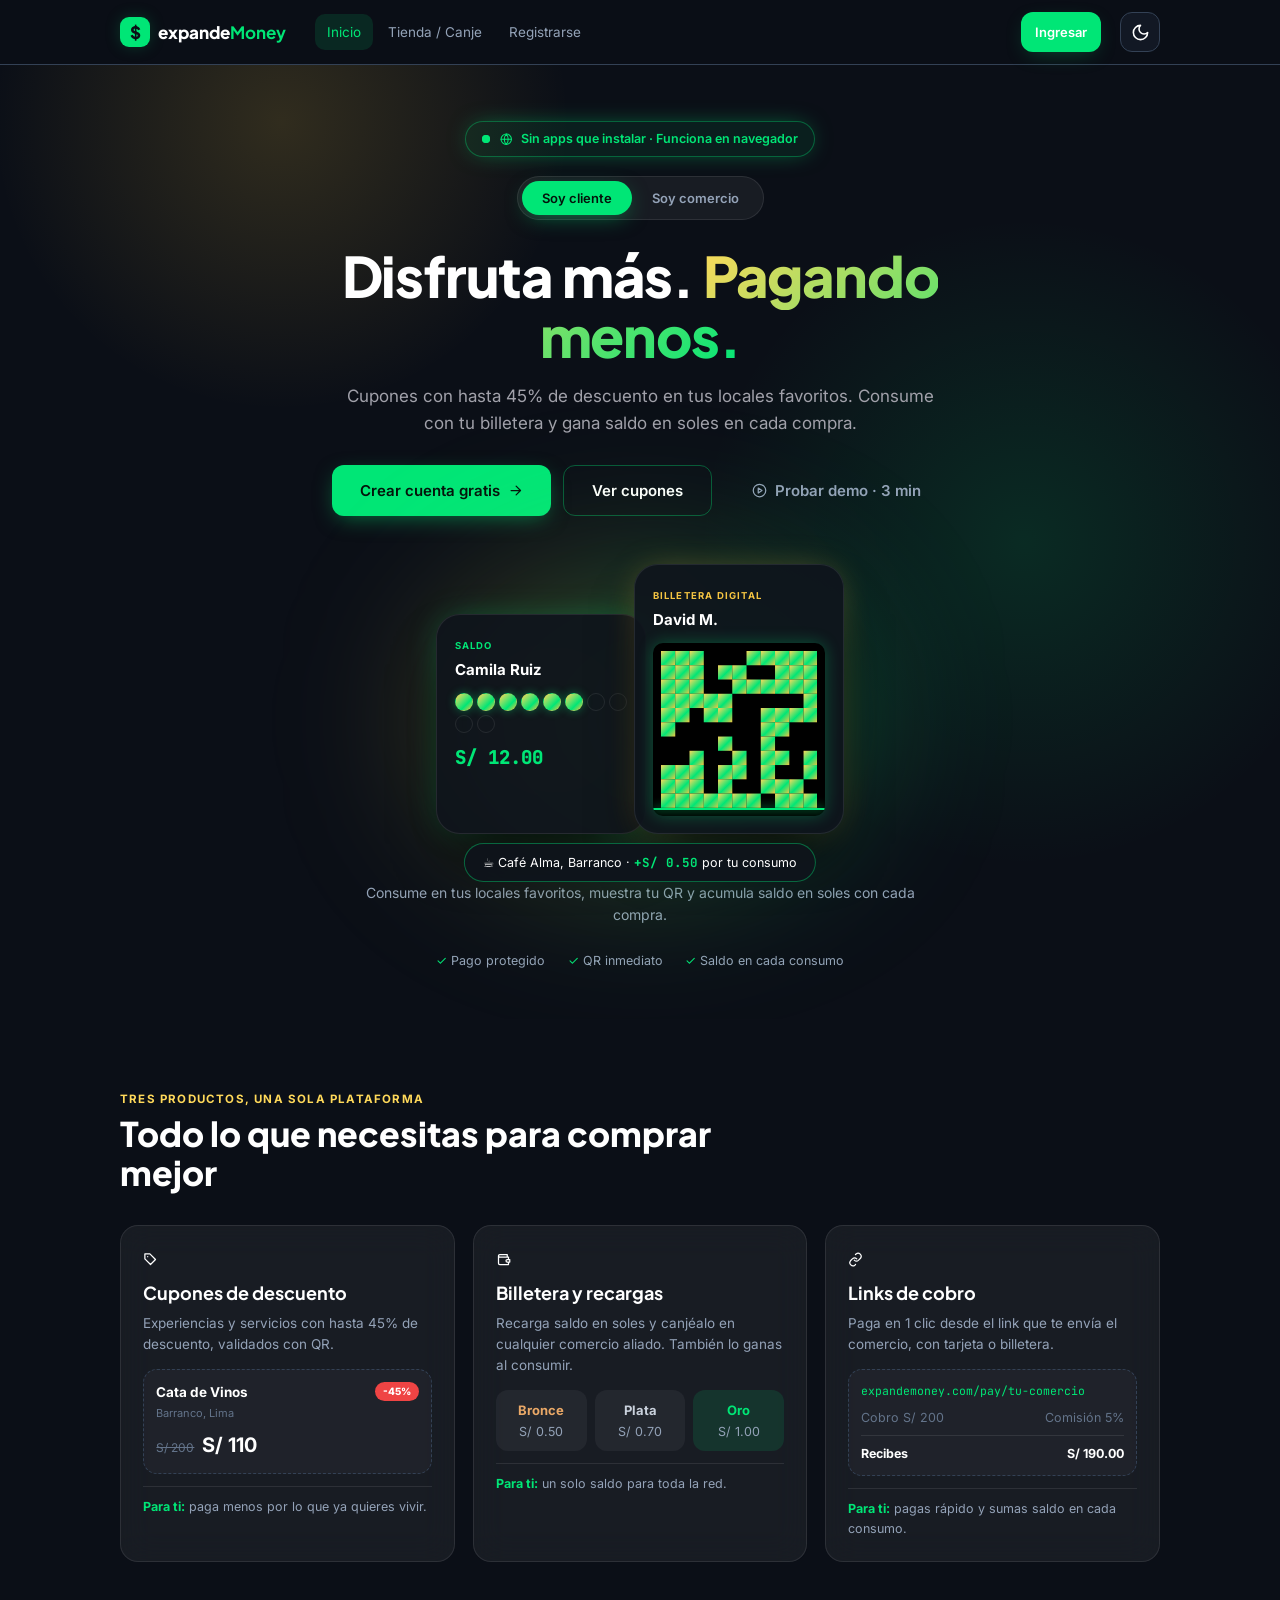
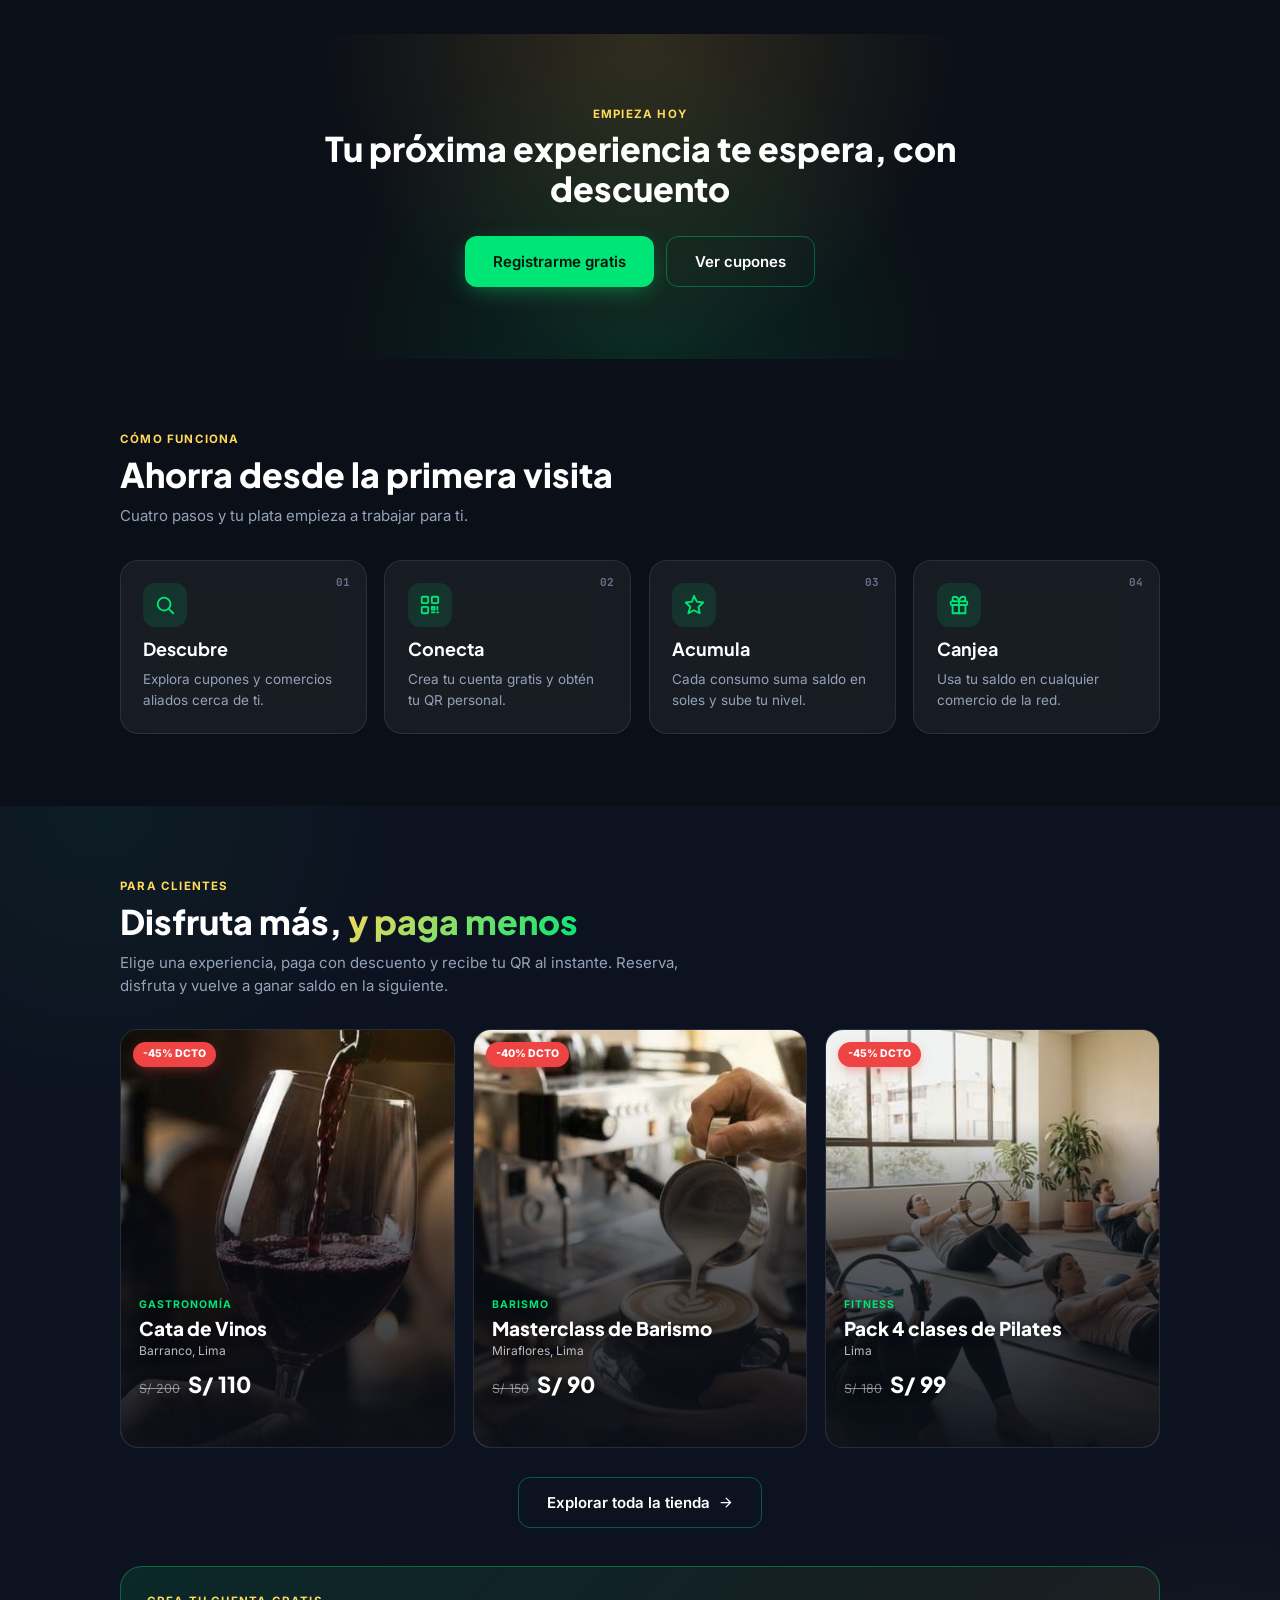
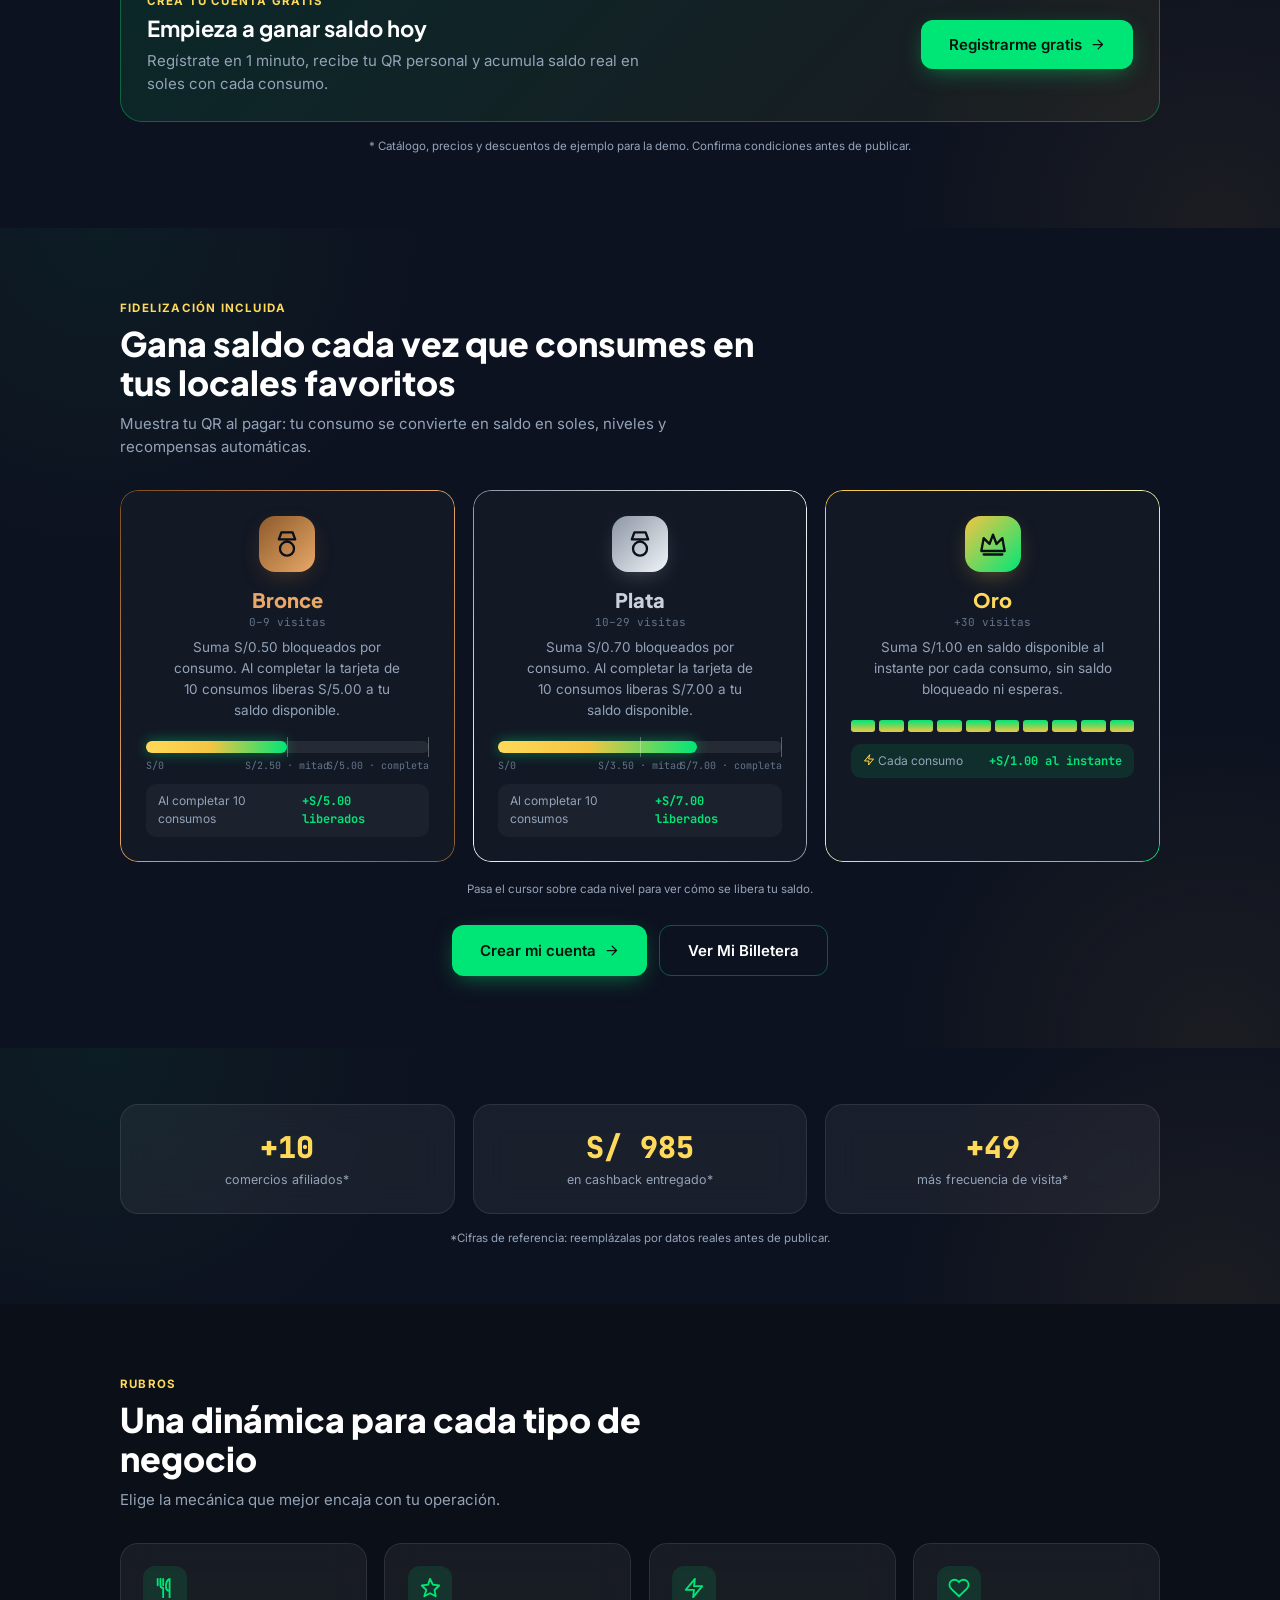
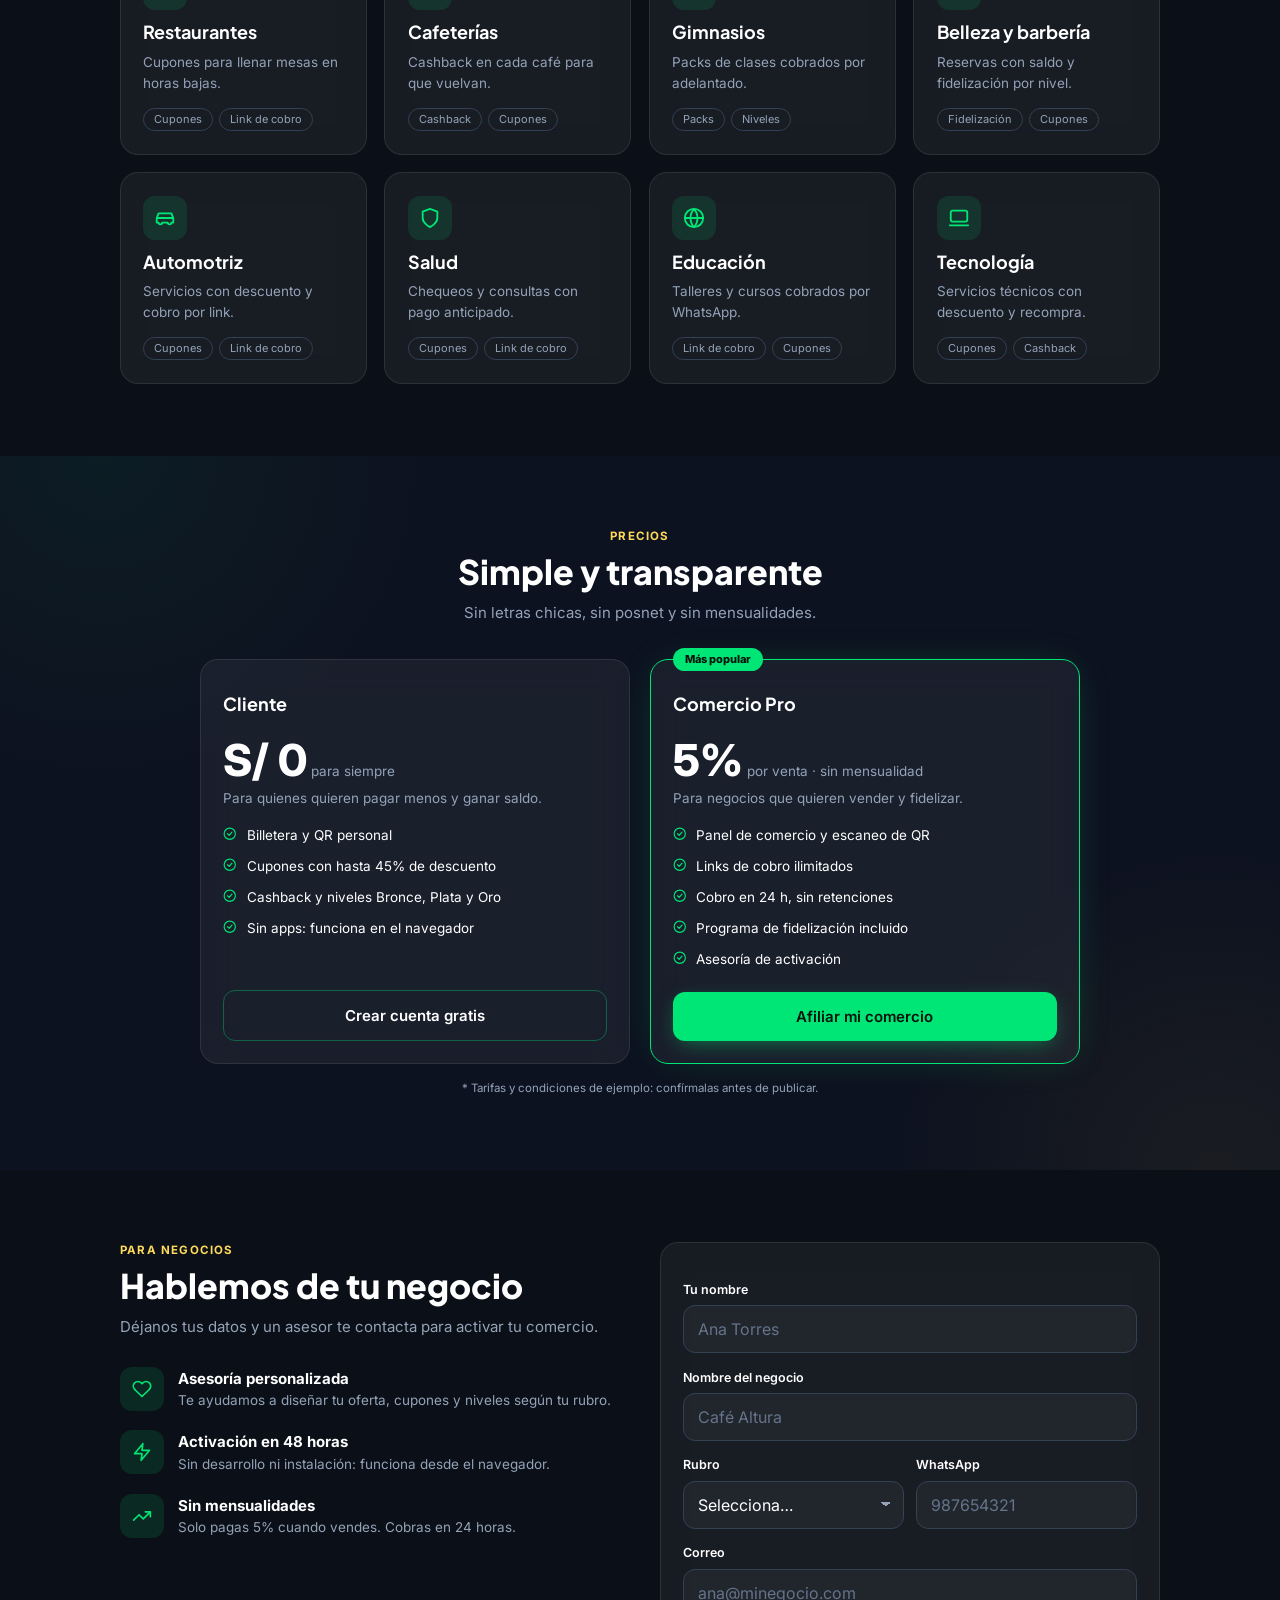
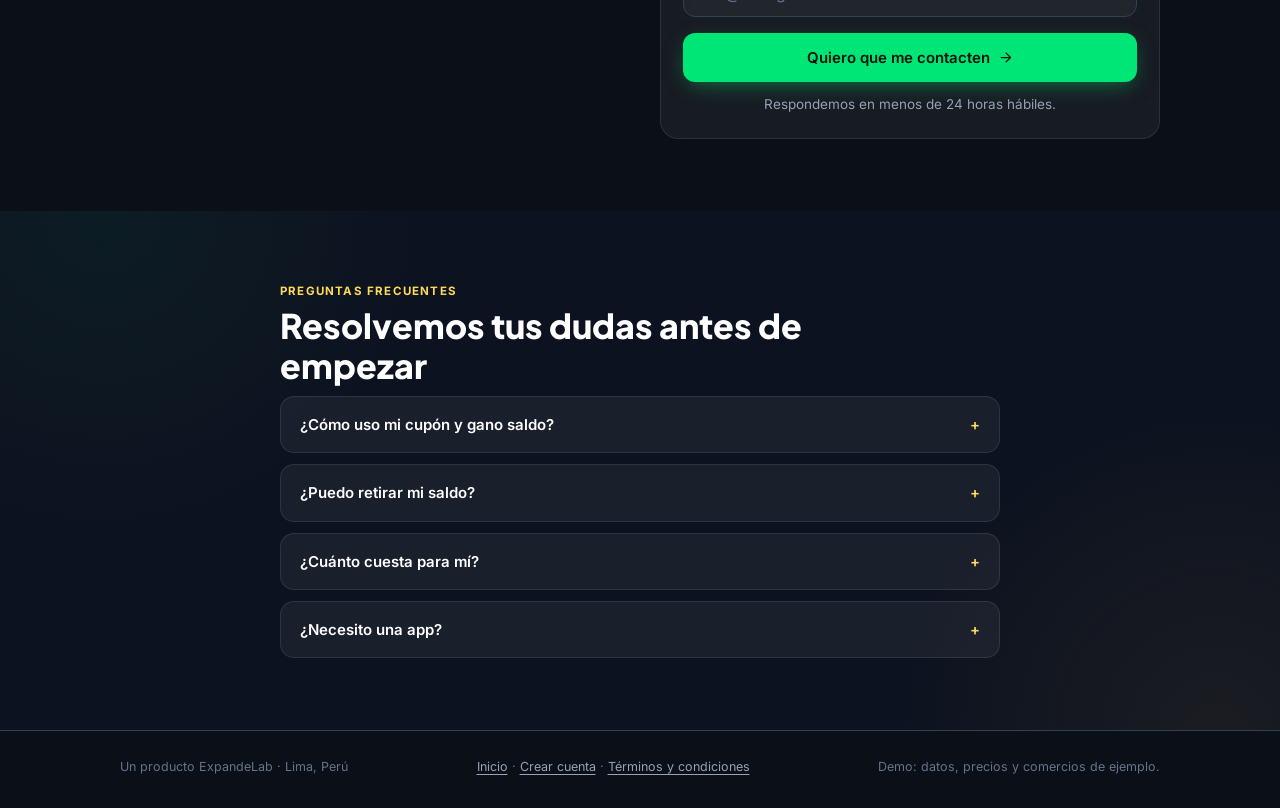
<file: index.html>
<!DOCTYPE html>
<html lang="es">
<head>
<script>try{if(localStorage.em_theme==="light")document.documentElement.dataset.theme="light"}catch(e){}</script><meta charset="UTF-8"><meta name="viewport" content="width=device-width, initial-scale=1.0"><title>expandeMoney &#x2014; Plata real en soles, no puntos que se olvidan</title><meta name="description" content="Cupones con descuento, saldo real en soles y links de cobro. Crea tu cuenta gratis y funciona desde tu navegador."><meta name="theme-color" content="#0b0f17"><meta name="color-scheme" content="dark"><link rel="icon" href="data:image/svg+xml,%3Csvg xmlns=%27http://www.w3.org/2000/svg%27 viewBox=%270 0 32 32%27%3E%3Crect width=%2732%27 height=%2732%27 rx=%278%27 fill=%27%2300e676%27/%3E%3Ctext x=%2716%27 y=%2722.5%27 font-size=%2719%27 font-weight=%27800%27 text-anchor=%27middle%27 fill=%27%230b0f17%27 font-family=%27Arial,sans-serif%27%3E%24%3C/text%3E%3C/svg%3E"><link rel="preconnect" href="https://fonts.googleapis.com"><link rel="preconnect" href="https://fonts.gstatic.com" crossorigin><link href="https://fonts.googleapis.com/css2?family=Inter:wght@400;500;600;700&family=JetBrains+Mono:wght@500;700;800&family=Plus+Jakarta+Sans:wght@700;800&display=swap" rel="stylesheet"><style>/* expandeMoney \B7  estilos compartidos (tokens, navegaci\F3 n, componentes, modal) */
:root{
  --bg:#0b0f17;--bg-alt:#0d1220;--surface:#121824;--slate:#1e293b;--bd:#334155;
  --em:#00e676;--em-d:#00c764;--em-soft:rgba(0,230,118,.12);--em-glow:rgba(0,230,118,.35);
  --gold:#F5C542;--gold-b:#FFD95A;
  --text:#ffffff;--dim:#94a3b8;--faint:#64748b;--err:#ff6b6b;
  --w:255,255,255;--r-md:12px;--r-lg:18px;--pill:999px;
}
*,*::before,*::after{box-sizing:border-box;margin:0;padding:0}
html{scroll-behavior:smooth;-webkit-text-size-adjust:100%}
body.em{background:var(--bg);color:var(--text);font:15px/1.55 'Inter',system-ui,sans-serif;-webkit-font-smoothing:antialiased;overflow-x:hidden;min-height:100vh}
.em a{color:inherit;text-decoration:none}
.em button{font:inherit;color:inherit}
.em h1,.em h2,.em h3{font-family:'Plus Jakarta Sans','Inter',sans-serif}
.mono{font-family:'JetBrains Mono',ui-monospace,monospace}
.wrap{max-width:1180px;margin:0 auto;padding:0 1.25rem}
.i{width:1em;height:1em;stroke:currentColor;fill:none;stroke-width:2;stroke-linecap:round;stroke-linejoin:round;vertical-align:-.14em;flex:none}
.emc{color:var(--em)}
.sr{position:absolute;width:1px;height:1px;overflow:hidden;clip:rect(0 0 0 0);white-space:nowrap}
.em :focus-visible{outline:2px solid var(--em);outline-offset:2px}

/* ===== NAV COMPARTIDA ===== */
.enav{position:sticky;top:0;z-index:40;background:rgba(11,15,23,.88);backdrop-filter:blur(14px);-webkit-backdrop-filter:blur(14px);border-bottom:1px solid var(--bd)}
.enav .wrap{display:flex;align-items:center;gap:1.2rem;min-height:64px}
.logo{display:flex;align-items:center;gap:8px;font:800 17px 'Plus Jakarta Sans',sans-serif;white-space:nowrap}
.logo i{width:30px;height:30px;border-radius:9px;background:var(--em);display:grid;place-items:center;color:var(--bg);font-style:normal;box-shadow:0 0 18px -4px var(--em-glow)}
.logo b{color:var(--em)}
.enl{display:flex;gap:.2rem;margin-left:.6rem}
.enl a{padding:8px 12px;border-radius:10px;font-size:13.5px;color:var(--dim);transition:color .2s,background .2s;white-space:nowrap}
.enl a:hover{color:var(--text);background:rgba(var(--w),.05)}
.enl a[aria-current=page]{color:var(--em);background:var(--em-soft)}
.eauth{margin-left:auto;display:flex;align-items:center;gap:.5rem}
.walchip{display:flex;flex-direction:column;border:1px solid var(--bd);background:var(--surface);border-radius:12px;padding:4px 12px;line-height:1.15;transition:border-color .2s}
.walchip:hover{border-color:var(--em)}
.walchip small{font-size:9.5px;letter-spacing:.7px;text-transform:uppercase;color:var(--dim);font-weight:600}
.walchip b{font:800 14px 'JetBrains Mono',monospace;color:var(--em)}
.burger{display:none;width:44px;height:44px;border-radius:12px;border:1px solid var(--bd);background:var(--surface);cursor:pointer;place-items:center;color:var(--text)}
.burger .i{font-size:20px}
.eauth .btn.sm{min-height:40px;padding:8px 14px;font-size:13px}
@media(max-width:900px){
  .enav .wrap{gap:.6rem}
  .burger{display:grid;order:3}
  .eauth{order:2}
  .enl{display:none;position:absolute;left:0;right:0;top:100%;flex-direction:column;gap:.2rem;margin:0;padding:.6rem 1rem 1rem;background:rgba(11,15,23,.98);border-bottom:1px solid var(--bd)}
  .enav.open .enl{display:flex}
  .enl a{padding:14px 12px;font-size:15px;min-height:48px;display:flex;align-items:center}
}
@media(max-width:520px){.walchip small{display:none}.eauth .btn.sm{padding:8px 12px}}

/* ===== BOTONES / FORMS ===== */
.btn{position:relative;display:inline-flex;align-items:center;justify-content:center;gap:8px;border:0;border-radius:var(--r-md);padding:12px 20px;font:600 14px 'Inter',sans-serif;cursor:pointer;transition:transform .2s,background .2s,box-shadow .2s,border-color .2s;text-align:center;min-height:46px;white-space:nowrap}
.btn-e{background:var(--em);color:#04130b;box-shadow:0 6px 22px -8px var(--em-glow)}
.btn-e:hover{background:#33ff94;transform:translateY(-1px);box-shadow:0 10px 30px -8px var(--em-glow),0 0 0 1px rgba(0,230,118,.5)}
.btn-o{background:transparent;color:var(--text);border:1px solid var(--bd)}
.btn-o:hover{border-color:var(--em);color:var(--em)}
.btn-l{background:var(--slate);color:var(--dim);border:1px dashed var(--bd)}
.btn-l:hover{color:var(--text)}
.btn[disabled]{opacity:.6;cursor:not-allowed;transform:none}
.chip{flex:none;display:inline-flex;align-items:center;gap:7px;border:1px solid var(--bd);background:var(--surface);color:var(--dim);border-radius:var(--pill);padding:9px 15px;font:600 13px 'Inter',sans-serif;cursor:pointer;transition:all .2s;min-height:40px;white-space:nowrap}
.chip:hover{color:var(--text);border-color:var(--faint)}
.chip.on{background:var(--em);border-color:var(--em);color:#04130b;box-shadow:0 0 22px -6px var(--em-glow)}
.minp{width:100%;background:rgba(var(--w),.045);border:1px solid var(--bd);color:var(--text);border-radius:var(--r-md);padding:13px 14px;font:16px 'Inter',sans-serif;min-height:48px;transition:border-color .2s,box-shadow .2s,background .2s;color-scheme:dark}
.minp::placeholder{color:var(--faint)}
.minp:hover{border-color:var(--faint)}
.minp:focus{outline:none;border-color:var(--em);box-shadow:0 0 0 3px rgba(0,230,118,.16);background:rgba(var(--w),.07)}
select.minp{appearance:none;-webkit-appearance:none;padding-right:30px;background-image:linear-gradient(45deg,transparent 50%,var(--dim) 50%),linear-gradient(135deg,var(--dim) 50%,transparent 50%);background-position:calc(100% - 17px) 20px,calc(100% - 12px) 20px;background-size:5px 5px;background-repeat:no-repeat}
select.minp option{background:#121824;color:#fff}
input[type=date].minp{display:block;min-width:0;text-align:left;appearance:none;-webkit-appearance:none}
.fl{display:grid;gap:6px;margin-top:.9rem}.fl>label,.fl>.lb{font-size:12.5px;font-weight:600}
.fl>label i,.fl>.lb i{font-style:normal;color:var(--faint);font-weight:500}
.fl.bad .minp{border-color:var(--err);box-shadow:0 0 0 3px rgba(255,107,107,.12)}
.fl.ok .minp{border-color:rgba(0,230,118,.5)}
.err{display:none;color:var(--err);font-size:12px}.fl.bad .err{display:block}
.hintx{font-size:12px;color:var(--faint)}.hintx b{color:var(--em);font-family:'JetBrains Mono',monospace}
.fl.bad .hintx{display:none}
.ph{display:grid;grid-template-columns:auto 1fr;gap:8px}
.pre{display:flex;align-items:center;padding:0 13px;border:1px solid var(--bd);border-radius:var(--r-md);background:rgba(var(--w),.03);color:var(--dim);font:600 14px 'JetBrains Mono',monospace;min-height:48px}
.docrow{display:grid;grid-template-columns:132px 1fr;gap:8px}
.ferr{color:var(--err);font-size:12.5px;min-height:18px;margin-top:6px}
.chk{display:flex;gap:10px;align-items:flex-start;font-size:12.5px;color:var(--dim);cursor:pointer;margin-top:1rem}
.chk input{appearance:none;-webkit-appearance:none;flex:none;width:22px;height:22px;border:1px solid var(--faint);border-radius:6px;background:rgba(var(--w),.04);display:grid;place-items:center;cursor:pointer;transition:all .2s}
.chk input:checked{background:var(--em);border-color:var(--em)}
.chk input:checked::after{content:"";width:5px;height:10px;border:solid #04130b;border-width:0 2px 2px 0;transform:rotate(45deg) translate(-1px,-1px)}
.fl.bad .chk{color:var(--err)}
.lnk{color:var(--em);text-decoration:underline;text-underline-offset:2px;background:none;border:0;cursor:pointer;font:inherit}
.fine{font-size:11.5px;color:var(--faint);text-align:center;margin-top:.7rem}
.draft{font-size:11.5px;color:#fcd34d;border:1px solid rgba(252,211,77,.35);border-radius:10px;padding:7px 10px;margin-top:.5rem;background:rgba(252,211,77,.06)}

/* ===== OVERLAY / MODAL / TOAST ===== */
.scrim{position:fixed;inset:0;background:rgba(5,8,13,.72);backdrop-filter:blur(3px);-webkit-backdrop-filter:blur(3px);z-index:50;opacity:0;pointer-events:none;transition:opacity .25s}
.scrim.on{opacity:1;pointer-events:auto}
.modal{position:fixed;left:50%;top:50%;transform:translate(-50%,-46%) scale(.97);width:min(480px,calc(100vw - 24px));max-height:calc(100vh - 24px);overflow-y:auto;background:var(--surface);border:1px solid var(--bd);border-radius:22px;z-index:70;opacity:0;pointer-events:none;transition:all .28s cubic-bezier(.2,.9,.3,1);box-shadow:0 40px 90px -30px #000,0 0 70px -34px var(--em-glow);color:var(--text)}
.modal.on{opacity:1;pointer-events:auto;transform:translate(-50%,-50%)}
.mh{display:flex;gap:12px;align-items:flex-start;padding:1.2rem 1.3rem .6rem}
.mh h2{font-size:19px;line-height:1.25}.mh small{color:var(--dim);font-size:12.5px;display:block;margin-top:3px}
.mh .x{margin-left:auto;flex:none}
.mb{padding:.4rem 1.3rem 1.3rem}.mb>.btn{width:100%;margin-top:1rem}
.x{width:40px;height:40px;border-radius:50%;border:1px solid var(--bd);background:var(--slate);color:var(--dim);display:grid;place-items:center;cursor:pointer;font-size:18px}
.x:hover{color:var(--text);border-color:var(--faint)}
.sum{border:1px solid var(--bd);border-radius:14px;overflow:hidden;margin-top:.6rem}
.sum div{display:flex;justify-content:space-between;gap:1rem;padding:10px 14px;font-size:14px;color:var(--dim)}
.sum div+div{border-top:1px solid var(--bd)}
.sum b{color:var(--text);font-family:'JetBrains Mono',monospace;font-weight:700}
.sum .save,.sum .save b{color:var(--em)}
.sum .tot{background:var(--em-soft);color:var(--text);font-weight:600}
.nb{display:flex;gap:10px;align-items:flex-start;border:1px solid rgba(0,230,118,.3);background:var(--em-soft);border-radius:12px;padding:10px 12px;font-size:12.5px;color:var(--dim);margin-top:.4rem}
.nb .i{color:var(--em);font-size:17px;margin-top:1px}.nb b{color:var(--text)}
.amts{display:grid;grid-template-columns:repeat(4,1fr);gap:.5rem;margin-top:.5rem}
.amts button{border:1px solid var(--bd);background:var(--bg);color:var(--text);border-radius:var(--r-md);padding:11px 4px;font:700 14px 'JetBrains Mono',monospace;cursor:pointer;min-height:46px;transition:all .2s}
.amts button:hover{border-color:var(--faint)}
.amts button.on{border-color:var(--em);background:var(--em-soft);color:var(--em);box-shadow:0 0 20px -8px var(--em-glow)}
.pms{display:grid;gap:.5rem;margin-top:.5rem}
.pm{display:flex;align-items:center;gap:12px;border:1px solid var(--bd);background:var(--bg);border-radius:var(--r-md);padding:11px 14px;cursor:pointer;font-size:14px;min-height:48px;transition:border-color .2s}
.pm:hover{border-color:var(--faint)}.pm:has(input:checked){border-color:var(--em);background:var(--em-soft)}
.pm input{accent-color:var(--em);width:18px;height:18px}.pm small{display:block;color:var(--dim);font-size:11.5px}
.tc{max-height:46vh;overflow-y:auto;border:1px solid var(--bd);border-radius:14px;padding:.2rem 1rem 1rem;background:var(--bg);margin-top:.5rem;-webkit-overflow-scrolling:touch;overscroll-behavior:contain}
.tc h3{font-size:14px;margin-top:1rem}.tc p{font-size:13px;color:var(--dim);margin-top:4px;line-height:1.55}
.okv{text-align:center}
.okv .ck{width:56px;height:56px;border-radius:50%;background:var(--em);color:#04130b;display:grid;place-items:center;margin:.4rem auto 10px;font-size:28px;box-shadow:0 0 0 9px rgba(0,230,118,.12),0 0 40px -6px var(--em-glow)}
.okv .qq{width:150px;height:150px;background:#fff;border-radius:14px;padding:9px;margin:1rem auto .4rem}.okv .qq svg{width:100%;height:100%;display:block}
.okv .code{font:800 17px 'JetBrains Mono',monospace;letter-spacing:1.5px;color:var(--em)}
.okv .two{display:grid;grid-template-columns:1fr 1fr;gap:.6rem;margin-top:1rem}.okv .two .btn{margin-top:0;width:100%}
#toast{position:fixed;left:50%;bottom:calc(20px + env(safe-area-inset-bottom));transform:translate(-50%,30px);opacity:0;pointer-events:none;z-index:90;background:var(--surface);border:1px solid rgba(0,230,118,.45);border-radius:18px;padding:11px 18px;font-size:13px;width:max-content;max-width:calc(100vw - 32px);transition:all .3s;text-align:center;box-shadow:0 10px 40px -10px rgba(0,0,0,.8),0 0 30px -12px var(--em-glow);color:var(--text)}
#toast.show{opacity:1;transform:translate(-50%,0)}
#tip{position:fixed;z-index:95;pointer-events:none;background:#0b0f17;border:1px solid var(--bd);border-radius:10px;padding:8px 11px;font-size:12px;color:var(--dim);max-width:240px;opacity:0;transition:opacity .15s;box-shadow:0 10px 30px -10px #000}
#tip.on{opacity:1}
.efoot{border-top:1px solid var(--bd);padding:1.6rem 0 2rem;color:var(--faint);font-size:12.5px}
.efoot .wrap{display:flex;justify-content:space-between;gap:1rem;flex-wrap:wrap}
.efoot a{color:var(--dim);text-decoration:underline;text-underline-offset:3px}.efoot a:hover{color:var(--em)}
.bump{animation:bump .5s}@keyframes bump{40%{transform:scale(1.12)}}
@media(max-width:560px){
  .wrap{padding:0 1rem}
  .modal{top:auto;bottom:0;left:0;width:100%;max-height:92dvh;border-radius:22px 22px 0 0;transform:translateY(40px)}.modal.on{transform:none}
  #toast{bottom:auto;top:calc(14px + env(safe-area-inset-top));transform:translate(-50%,-30px)}#toast.show{transform:translate(-50%,0)}
  .okv .two{grid-template-columns:1fr}
}
@media(prefers-reduced-motion:reduce){*,*::before,*::after{animation:none!important;transition:none!important}html{scroll-behavior:auto}}

/* ===== Tema claro ===== */
:root[data-theme=light]{--bg:#f3f5f8;--bg-alt:#e9edf2;--surface:#ffffff;--slate:#e6eaf0;--bd:#d3d9e3;--em:#00924b;--em-d:#007a3f;--em-soft:rgba(0,146,75,.10);--em-glow:rgba(0,146,75,.28);--gold:#c58a0a;--gold-b:#b7791f;--text:#0f172a;--dim:#475569;--faint:#64748b;--err:#d92d20;--w:15,23,42;color-scheme:light}
:root[data-theme=light] body.em{background:var(--bg);color:var(--text)}
:root[data-theme=light] .btn-e,:root[data-theme=light] .lp .btn-p,:root[data-theme=light] .cta:not(.ghost){color:#fff}
:root[data-theme=light] .enav{background:rgba(243,245,248,.88)}
:root[data-theme=light] .scrim{background:rgba(15,23,42,.45)}
:root[data-theme=light] .orb{opacity:.5}
.theme{display:grid;place-items:center;width:40px;height:40px;border-radius:12px;border:1px solid var(--bd);background:var(--surface);color:var(--text);cursor:pointer;flex:none;transition:border-color .2s,transform .2s}
.theme:hover{border-color:var(--em);transform:translateY(-1px)}.theme .i{font-size:19px}
.theme .sun{display:none}:root[data-theme=light] .theme .sun{display:block}:root[data-theme=light] .theme .moon{display:none}
.btn.out{gap:6px}.btn.out .i{font-size:16px}
@media(max-width:520px){.btn.out .olb,.rlb{display:none}.btn.out{padding-inline:11px}}
</style>
<script>document.documentElement.className+=" js";addEventListener("error",function(){document.documentElement.classList.remove("js")});</script>
<noscript><style>.rv{opacity:1!important;transform:none!important}.pfill[data-w="50"]{width:50%}.pfill[data-w="70"]{width:70%}.ticks i{transform:none!important}</style></noscript>
<style>
:root{--card:rgba(var(--w),.055);--line:rgba(var(--w),.09);--grad:linear-gradient(135deg,var(--gold-b),var(--em));--amber:#fcd34d;--bronze:#E9A867;--silver:#C9D1DC}
body.lp .wrap{max-width:1080px}
.alt{background:radial-gradient(520px circle at 8% 0,rgba(0,230,118,.05),transparent 62%),radial-gradient(520px circle at 95% 100%,rgba(245,197,66,.06),transparent 62%),var(--bg-alt)}
.eyebrow{font-size:11.5px;letter-spacing:1.2px;text-transform:uppercase;color:var(--gold-b);font-weight:700}
h2{font-size:clamp(25px,3.4vw,34px);line-height:1.15;margin-top:6px;max-width:640px;font-weight:800}
.sub{color:var(--dim);margin-top:10px;max-width:600px}
.tg{background:var(--grad);-webkit-background-clip:text;background-clip:text;-webkit-text-fill-color:transparent}
.i{width:1em;height:1em;stroke:currentColor;fill:none;stroke-width:2;stroke-linecap:round;stroke-linejoin:round;vertical-align:-.14em;flex:none}
.hide-c,.hide-m{}
body[data-aud="c"] .m-only,body[data-aud="m"] .c-only{display:none!important}
/* hero */
.hero{padding:3.5rem 0 3rem;text-align:center;background:radial-gradient(480px circle at 22% 6%,rgba(245,197,66,.16),transparent 60%),radial-gradient(540px circle at 80% 50%,rgba(0,230,118,.13),transparent 60%);overflow:hidden}
.dyn{display:inline-flex;align-items:center;gap:10px;height:36px;padding:0 16px;border:1px solid rgba(0,230,118,.35);background:rgba(0,230,118,.08);border-radius:var(--pill);color:var(--em);font-size:12.5px;font-weight:600;margin-bottom:1.2rem;box-shadow:0 0 24px -8px rgba(0,230,118,.6);overflow:hidden}
.dyn span.t{display:inline-flex;align-items:center;gap:8px;transition:transform .3s,opacity .3s}
.dyn span.t.out{transform:translateY(-12px);opacity:0}
.dot{position:relative;width:8px;height:8px;border-radius:50%;background:var(--em);flex:none}
.dot::after{content:"";position:absolute;inset:0;border-radius:50%;background:var(--em);animation:ping 1.8s cubic-bezier(0,0,.2,1) infinite}
@keyframes ping{0%{transform:scale(1);opacity:.7}100%{transform:scale(2.4);opacity:0}}
.seg{position:relative;display:inline-flex;background:var(--card);border:1px solid var(--line);border-radius:var(--pill);padding:4px;margin-bottom:1.6rem}
.seg button{position:relative;z-index:1;border:0;background:none;color:var(--dim);font:600 13px 'Inter',sans-serif;padding:9px 20px;border-radius:var(--pill);cursor:pointer;transition:color .2s}
.seg button.on{color:#1A1400}
.seg .pill{position:absolute;z-index:0;top:4px;bottom:4px;left:4px;border-radius:var(--pill);background:var(--gold);box-shadow:0 6px 22px -6px rgba(245,197,66,.5);transition:transform .35s cubic-bezier(.2,.9,.3,1),width .35s}
h1{font-size:clamp(34px,5.4vw,56px);line-height:1.07;letter-spacing:-1.2px;max-width:780px;margin:0 auto;font-weight:800}
.hero .lead{color:#A1A1AA;max-width:600px;margin:1.1rem auto 0;font-size:17px}
.swap{transition:opacity .25s,transform .25s}.swap.out{opacity:0;transform:translateY(8px)}
.cta{display:flex;gap:12px;justify-content:center;flex-wrap:wrap;margin-top:1.8rem}
.vis{position:relative;display:flex;justify-content:center;margin-top:3rem;padding-bottom:3rem}
.amb{position:absolute;left:50%;top:6px;width:420px;height:300px;margin-left:-210px;border-radius:50%;filter:blur(80px);background:conic-gradient(from 90deg,rgba(0,230,118,.35),rgba(245,197,66,.25),rgba(0,230,118,.35));animation:spin 28s linear infinite}
@keyframes spin{to{transform:rotate(360deg)}}
.mk{position:relative;z-index:1;width:210px;background:rgba(15,20,28,.9);border:1px solid var(--line);border-radius:24px;padding:1.1rem;text-align:left;animation:flt 7s ease-in-out infinite}
.mk.b{--rot:-4deg;margin-top:50px;margin-right:-12px;box-shadow:0 30px 60px -20px #000,0 0 34px -8px rgba(0,230,118,.4)}
.mk.a{--rot:4deg;animation-delay:.6s;box-shadow:0 30px 60px -20px #000,0 0 34px -8px rgba(245,197,66,.35)}
@keyframes flt{0%,100%{transform:translateY(0) rotate(var(--rot))}50%{transform:translateY(-9px) rotate(var(--rot))}}
.mk small{font-size:9.5px;letter-spacing:1.2px;font-weight:700;color:var(--em);text-transform:uppercase}.mk.a small{color:var(--gold)}
.mk>b{display:block;font-size:15px;margin-top:2px}
.dots{display:flex;gap:4px;flex-wrap:wrap;margin-top:12px}
.dots i{width:18px;height:18px;border-radius:50%;border:1px solid var(--line);transform:scale(0);animation:pop .4s forwards}
.dots i.on{background:linear-gradient(135deg,var(--gold-b),var(--em) 65%,var(--gold));border-color:transparent;box-shadow:0 0 10px rgba(0,230,118,.4)}
@keyframes pop{to{transform:scale(1)}}
.bal{margin-top:12px;font:800 19px 'JetBrains Mono',monospace;color:var(--em)}
.qrbox{position:relative;aspect-ratio:1;background:#000;border-radius:10px;margin-top:12px;padding:8px;box-shadow:0 0 16px rgba(0,230,118,.3);overflow:hidden}
.qrbox svg{width:100%;height:100%;display:block}
.scan{position:absolute;left:0;right:0;height:2px;background:var(--em);box-shadow:0 0 10px var(--em);animation:scanl 3.2s ease-in-out infinite}
@keyframes scanl{0%,100%{top:6%}50%{top:92%}}
.pill-n{position:absolute;z-index:3;bottom:0;left:50%;transform:translateX(-50%);background:rgba(15,20,28,.96);border:1px solid rgba(0,230,118,.4);border-radius:var(--pill);padding:9px 18px;font-size:12.5px;white-space:nowrap;animation:glow 3s ease-in-out infinite}
@keyframes glow{50%{box-shadow:0 0 22px rgba(0,230,118,.45)}}
.chips{display:flex;gap:.5rem 1.4rem;justify-content:center;flex-wrap:wrap;margin-top:1.6rem;font-size:12.5px;color:var(--dim)}
.chips span::before{content:"\2713  ";color:var(--em)}
.caption{max-width:560px;margin:0 auto;color:var(--dim);font-size:14px}
@media(max-width:560px){.mk{width:160px}.pill-n{font-size:11px;padding:8px 12px}}
/* cards */
.g3,.g4,.g2{display:grid;gap:1.1rem;margin-top:2rem}
.g3{grid-template-columns:repeat(3,1fr)}.g4{grid-template-columns:repeat(4,1fr)}.g2{grid-template-columns:1fr 1fr;align-items:start}
@media(max-width:860px){.g3,.g4{grid-template-columns:1fr 1fr}.g2{grid-template-columns:1fr}}
@media(max-width:560px){.g3,.g4{grid-template-columns:1fr}}
.card{background:var(--card);border:1px solid var(--line);border-radius:var(--r-lg);padding:1.4rem;backdrop-filter:blur(16px);-webkit-backdrop-filter:blur(16px);transition:border-color .25s,transform .25s,box-shadow .25s}
a.card:hover,.card.hv:hover{border-color:rgba(0,230,118,.3);transform:translateY(-3px);box-shadow:0 18px 40px -22px rgba(0,230,118,.4)}
.card .ic{font-size:26px;color:var(--gold-b);display:block;margin-bottom:4px}
.card h3{font-size:18px;margin:8px 0 6px}.card p{color:var(--dim);font-size:13.5px}
.wb{margin-top:12px;font-size:12.5px;border-top:1px solid var(--line);padding-top:10px;color:var(--dim)}.wb b{color:var(--em)}.wb b.m{color:var(--gold-b)}
.stat{text-align:center}.stat b{display:block;font:800 30px 'JetBrains Mono',monospace;color:var(--gold-b)}.stat span{font-size:12.5px;color:var(--dim)}
.note{max-width:560px;margin:1rem auto 0;color:var(--dim);font-size:11.5px;text-align:center}
/* tiers */
.tier{position:relative;overflow:hidden;background:var(--surface);border-radius:var(--r-lg);padding:1.6rem;text-align:center;transition:transform .3s,box-shadow .3s;outline:none}
.tier::before{content:"";position:absolute;inset:0;border-radius:inherit;padding:1px;background:var(--ring);-webkit-mask:linear-gradient(#000 0 0) content-box,linear-gradient(#000 0 0);-webkit-mask-composite:xor;mask-composite:exclude;pointer-events:none}
.tier::after{content:"";position:absolute;inset:0;background:radial-gradient(220px circle at var(--mx,50%) var(--my,0),var(--glow),transparent 70%);opacity:0;transition:opacity .3s;pointer-events:none}
.tier:hover,.tier:focus-visible{transform:translateY(-6px);box-shadow:0 18px 50px -18px var(--glow),0 0 28px -8px var(--glow)}
.tier:hover::after,.tier:focus-visible::after{opacity:1}
.tier>*{position:relative;z-index:1}
.tier .medal{width:56px;height:56px;border-radius:16px;margin:0 auto;display:grid;place-items:center;font-size:28px;color:#0b0f17;background:var(--chip);box-shadow:0 8px 24px -8px var(--glow)}
.tier h3{font-size:20px;margin-top:12px;font-weight:800}
.tier .rng{font:11px 'JetBrains Mono',monospace;color:var(--faint)}
.tier p{max-width:240px;margin:8px auto 0;font-size:13.5px;color:var(--dim)}
.tier .pw{margin-top:20px;text-align:left}
.tier .rw{display:flex;justify-content:space-between;align-items:center;margin-top:12px;background:rgba(var(--w),.04);border-radius:10px;padding:8px 12px;font-size:12px;color:var(--dim)}.tier .rw b{font-family:'JetBrains Mono',monospace;color:var(--em)}
.bronce{--ring:linear-gradient(135deg,#7a4a1f,#E9A867 45%,#8c5a2b);--glow:rgba(205,127,50,.38);--chip:linear-gradient(135deg,#8c5a2b,#E9A867)}.bronce h3{color:var(--bronze)}
.plata{--ring:linear-gradient(135deg,#8b95a3,#F8FAFC 45%,#9aa4b2);--glow:rgba(226,232,240,.3);--chip:linear-gradient(135deg,#8b95a3,#F1F5F9)}.plata h3{color:var(--silver)}
.oro{--ring:linear-gradient(135deg,#F5C542,#FFF2B0 40%,#00e676);--glow:rgba(245,197,66,.42);--chip:linear-gradient(135deg,#F5C542,#00e676)}.oro h3{color:var(--gold-b)}
.oro .rw{background:rgba(0,230,118,.1)}
.ticks{display:flex;gap:4px}.ticks i{flex:1;height:12px;border-radius:3px;background:linear-gradient(0deg,var(--gold),var(--em));transform-origin:bottom;transition:transform .4s}
.js .ticks i{transform:scaleY(0)}
.js .in .ticks i{transform:scaleY(1)}

/* progress */
.pbar{position:relative;height:12px;border-radius:99px;background:rgba(var(--w),.08)}
.pfill{position:relative;height:100%;width:0;border-radius:99px;overflow:hidden;background:linear-gradient(90deg,var(--gold-b),var(--gold) 45%,var(--em));box-shadow:0 0 14px rgba(0,230,118,.45);transition:width 1s cubic-bezier(.2,.9,.3,1)}
.pfill::after{content:"";position:absolute;inset:0;background:linear-gradient(100deg,transparent,rgba(var(--w),.4),transparent);transform:translateX(-100%);animation:shim 2.2s infinite}
@keyframes shim{to{transform:translateX(100%)}}
.pbar .m1,.pbar .m2{position:absolute;top:50%;width:1px;height:20px;margin-top:-10px;background:rgba(var(--w),.3)}.pbar .m1{left:50%}.pbar .m2{right:0}
.plab{display:flex;justify-content:space-between;position:relative;margin-top:6px;font:10px 'JetBrains Mono',monospace;color:var(--faint)}
.plab span:nth-child(2){position:absolute;left:50%;transform:translateX(-50%)}
/* faq */
details{border:1px solid var(--line);border-radius:14px;padding:1rem 1.2rem;margin-top:.7rem;background:var(--card)}
summary{cursor:pointer;font-weight:600;list-style:none}summary::-webkit-details-marker{display:none}
summary::after{content:"+";float:right;color:var(--gold-b);transition:transform .25s;display:inline-block}details[open] summary::after{transform:rotate(45deg)}
details p{color:var(--dim);margin-top:8px;font-size:14px}
.final{text-align:center;background:radial-gradient(520px circle at 50% 0,rgba(245,197,66,.16),transparent 62%),radial-gradient(520px circle at 50% 100%,rgba(0,230,118,.12),transparent 62%)}
.final h2{margin-left:auto;margin-right:auto}
/* ===== Cursor glow dorado tenue ===== */
#glow{position:fixed;left:0;top:0;width:460px;height:460px;margin:-230px 0 0 -230px;border-radius:50%;pointer-events:none;z-index:50;background:radial-gradient(circle,rgba(245,197,66,.11) 0%,rgba(245,197,66,.045) 38%,transparent 68%);mix-blend-mode:screen;opacity:0;transition:opacity .45s;will-change:transform}
#glow.on{opacity:1}
@media(pointer:coarse){#glow{width:280px;height:280px;margin:-140px 0 0 -140px;background:radial-gradient(circle,rgba(245,197,66,.16) 0%,rgba(245,197,66,.06) 40%,transparent 70%)}}
/* ===== Destacados (clientes) ===== */
.feat{display:grid;grid-template-columns:repeat(3,1fr);gap:1.1rem;margin-top:2rem}
.fcard{position:relative;display:block;width:100%;aspect-ratio:4/5;padding:0;border:1px solid var(--line);border-radius:var(--r-lg);overflow:hidden;cursor:pointer;background:var(--surface);color:var(--text);text-align:left;font:inherit;isolation:isolate;transition:transform .35s cubic-bezier(.2,.9,.3,1),border-color .3s,box-shadow .35s}
.fcard img{position:absolute;inset:0;width:100%;height:100%;object-fit:cover;z-index:-2;transition:transform .7s cubic-bezier(.2,.9,.3,1)}
.fcard::before{content:"";position:absolute;inset:0;z-index:-1;background:linear-gradient(180deg,rgba(11,15,23,0) 22%,rgba(11,15,23,.62) 50%,rgba(11,15,23,.96) 100%)}
.fcard::after{content:"";position:absolute;inset:0;z-index:-1;background:radial-gradient(240px circle at 85% 0,rgba(245,197,66,.18),transparent 70%);opacity:.8}
.fcard:hover{transform:translateY(-5px);border-color:rgba(245,197,66,.45);box-shadow:0 22px 50px -22px rgba(245,197,66,.45),0 0 30px -12px rgba(0,230,118,.4)}
.fcard:hover img{transform:scale(1.06)}
.fbd{position:absolute;top:12px;left:12px;background:#ef4444;color:#fff;font-size:10.5px;font-weight:800;border-radius:var(--pill);padding:4px 10px;box-shadow:0 4px 14px -4px rgba(239,68,68,.6)}
.fcap{text-shadow:0 1px 10px rgba(0,0,0,.55);position:absolute;left:0;right:0;bottom:0;padding:1.1rem 1.15rem 1.15rem;display:flex;flex-direction:column;gap:3px}
.fcap small{color:var(--em);font-size:10.5px;font-weight:700;letter-spacing:1px;text-transform:uppercase}
.fcap strong{font:800 19px/1.2 'Plus Jakarta Sans',sans-serif}
.fcap .fm{font-size:12px;color:rgba(234,237,243,.78)}
.fcap .fp{display:flex;align-items:baseline;gap:8px;margin-top:6px}.fcap .fp s{color:rgba(234,237,243,.55);font-size:12.5px}.fcap .fp b{font:800 22px 'Plus Jakarta Sans',sans-serif;color:#fff}
.fcta{display:inline-flex;align-items:center;gap:6px;margin-top:8px;font-size:12.5px;font-weight:700;color:var(--gold-b);opacity:0;transform:translateY(6px);transition:opacity .3s,transform .3s}
.fcard:hover .fcta,.fcard:focus-visible .fcta{opacity:1;transform:none}
.fcard:focus-visible{outline:2px solid rgba(0,230,118,.7);outline-offset:3px}
.explore{display:flex;justify-content:center;margin-top:1.8rem}
.explore .btn .i{transition:transform .3s}.explore .btn[aria-expanded="true"] .i{transform:rotate(180deg)}
.more{display:grid;grid-template-rows:0fr;opacity:0;visibility:hidden;transition:grid-template-rows .55s cubic-bezier(.2,.9,.3,1),opacity .4s,visibility 0s .55s}
.more.open{grid-template-rows:1fr;opacity:1;visibility:visible;transition:grid-template-rows .55s cubic-bezier(.2,.9,.3,1),opacity .5s .08s,visibility 0s}
.more>div{overflow:hidden;min-height:0}
@media(max-width:860px){.feat{grid-template-columns:1fr 1fr}.feat .fcard:last-child{grid-column:1/-1;aspect-ratio:16/9}}
@media(max-width:560px){.feat{grid-template-columns:1fr}.fcard,.feat .fcard:last-child{aspect-ratio:4/3.4}.fcap strong{font-size:18px}}
@media(hover:none){.fcta{opacity:1;transform:none}.fcard:hover{transform:none;box-shadow:none}.fcard:hover img{transform:none}.fcard:active{transform:scale(.985)}}
/* reveal */
.js .rv{opacity:0;transform:translateY(22px);transition:opacity .6s cubic-bezier(.16,1,.3,1),transform .6s cubic-bezier(.16,1,.3,1)}.js .rv.in{opacity:1;transform:none}
@media(prefers-reduced-motion:reduce){*,*::before,*::after{animation-duration:.001ms!important;animation-iteration-count:1!important;transition-duration:.001ms!important}.rv{opacity:1;transform:none}}
/* botones de la landing (emerald como primario) */
.lp .btn{position:relative;overflow:hidden;display:inline-flex;align-items:center;justify-content:center;gap:8px;border:0;border-radius:var(--r-md);padding:12px 22px;font:600 14px 'Inter',sans-serif;cursor:pointer;transition:transform .2s,background .2s,box-shadow .2s;text-align:center;min-height:0}
.lp .btn:active{transform:scale(.97)}
.lp .btn-p{background:var(--em);color:#04130b;box-shadow:0 6px 22px -6px rgba(0,230,118,.5)}
.lp .btn-p::before{content:"";position:absolute;inset:0;background:linear-gradient(100deg,transparent,rgba(var(--w),.45),transparent);transform:translateX(-120%);transition:transform .7s}
.lp .btn-p:hover{background:#33ee91;transform:translateY(-2px);box-shadow:0 10px 30px -6px rgba(0,230,118,.65)}
.lp .btn-p:hover::before{transform:translateX(120%)}
.lp .btn-o{background:transparent;border:1px solid rgba(0,230,118,.35);color:var(--text)}
.lp .btn-o:hover{background:rgba(0,230,118,.08);border-color:rgba(0,230,118,.7);transform:translateY(-2px)}
.lp .btn-g{background:transparent;color:var(--dim)}.lp .btn-g:hover{color:#fff;background:rgba(var(--w),.05)}
.lp .btn-lg{padding:15px 28px;font-size:15px}
.seg .pill{background:var(--em)!important;box-shadow:0 6px 22px -6px rgba(0,230,118,.5)!important}.seg button.on{color:#04130b}
section{padding:4.5rem 0;scroll-margin-top:72px}
details{border:1px solid var(--line);border-radius:14px;padding:1rem 1.2rem;margin-top:.7rem;background:var(--card)}
.fcard .fcta{color:var(--em)}
.tcard{display:flex;flex-direction:column;gap:6px}.tcard .ic{margin-bottom:0}
.g2b{display:grid;grid-template-columns:1fr 1fr;gap:1.1rem;margin-top:2rem}
@media(max-width:700px){.g2b{grid-template-columns:1fr}section{padding:3.25rem 0}}
.reg{display:flex;gap:1rem;align-items:center;justify-content:space-between;flex-wrap:wrap;border:1px solid rgba(0,230,118,.35);background:linear-gradient(135deg,rgba(0,230,118,.10),rgba(245,197,66,.06));border-radius:22px;padding:1.6rem;margin-top:2.4rem}
.reg h3{font-size:22px;margin-bottom:4px}.reg p{color:var(--dim);max-width:520px}


/* ===== Secciones nuevas: como funciona, rubros, precios, contacto ===== */
.mp{margin-top:14px;border:1px dashed var(--bd);border-radius:14px;padding:12px;background:rgba(var(--w),.03);font-size:12.5px}
.mp-r{display:flex;justify-content:space-between;gap:8px;align-items:flex-start}.mp-r b{display:block;font-size:13.5px;color:var(--text)}.mp-r small{color:var(--faint);font-size:11px}
.off{background:#ef4444;color:#fff;font-size:10px;font-weight:800;border-radius:99px;padding:2px 8px}
.mp-p{margin-top:8px}.mp-p s{color:var(--faint);font-size:12px}.mp-p b{font-size:20px;color:var(--text);margin-left:4px}
.mp.tri{display:grid;grid-template-columns:repeat(3,1fr);gap:8px;border:0;padding:0;background:none;text-align:center}
.mp.tri span{display:block;background:rgba(var(--w),.05);border-radius:12px;padding:10px 4px;color:var(--dim)}.mp.tri b{display:block;font-size:13px;margin-bottom:2px}
.mp.tri .g{background:var(--em-soft)}.mp.tri .g b{color:var(--em)}
.mp.lk .mono{color:var(--em);font-size:11.5px;overflow-wrap:anywhere}.mp.lk div{display:flex;justify-content:space-between;margin-top:8px;color:var(--faint)}.mp.lk .net{color:var(--text);font-weight:700;border-top:1px solid var(--line);padding-top:8px}
.flow{list-style:none;display:grid;grid-template-columns:repeat(4,1fr);gap:1.1rem;margin-top:2rem;padding:0}
.flow li{position:relative}.flow .no{position:absolute;right:16px;top:14px;font:700 11px 'JetBrains Mono',monospace;color:var(--faint)}
.flow .i,.rb .i{width:44px;height:44px;padding:11px;border-radius:12px;background:var(--em-soft);color:var(--em);display:block;margin-bottom:8px}
.tags{display:flex;gap:6px;flex-wrap:wrap;margin-top:14px}.tags span{border:1px solid var(--bd);border-radius:99px;padding:2px 10px;font-size:11px;color:var(--dim)}
.rb{grid-template-columns:repeat(4,1fr)}
.pr{display:grid;grid-template-columns:1fr 1fr;gap:1.2rem;max-width:880px;margin:2.2rem auto 0}
.pr .card{display:flex;flex-direction:column;position:relative}.pr .card .btn{margin-top:auto;width:100%}
.pr .big{margin:14px 0 6px;color:var(--dim)}.pr .big b{font-size:44px;font-weight:800;color:var(--text);line-height:1}
.pr .pop{border-color:var(--em);box-shadow:0 0 40px -16px var(--em-glow)}.badge{position:absolute;top:-12px;left:22px;background:var(--em);color:#04130b;font-size:11px;font-weight:800;border-radius:99px;padding:3px 12px}
.ck{list-style:none;padding:0;margin:16px 0 22px;display:grid;gap:10px;font-size:13.5px}.ck li{display:flex;gap:10px;align-items:flex-start}.ck .i{color:var(--em);margin-top:2px;flex:none}
.lead2{display:grid;grid-template-columns:1fr 1fr;gap:2.5rem;align-items:start}
.bn{list-style:none;padding:0;margin-top:1.8rem;display:grid;gap:1.2rem}.bn li{display:flex;gap:14px}.bn b{display:block}.bn p{color:var(--dim);font-size:13.5px}
.ib{width:44px;height:44px;border-radius:12px;background:var(--em-soft);color:var(--em);display:grid;place-items:center;flex:none;font-size:20px}
.formc:hover{transform:none}.two{display:grid;grid-template-columns:1fr 1fr;gap:12px}
.okc{text-align:center;padding:2rem 0}.okc .tick{width:56px;height:56px;border-radius:50%;background:var(--em);color:#04130b;display:grid;place-items:center;margin:0 auto;font-size:26px}.okc h3{margin-top:14px}.okc p{color:var(--dim)}
@media(max-width:1000px){.flow,.rb{grid-template-columns:1fr 1fr}.lead2{grid-template-columns:1fr}}
@media(max-width:640px){.flow,.rb,.pr,.two{grid-template-columns:1fr}}
#precios h2{max-width:none;text-align:center}#precios .eyebrow{text-align:center}
[data-theme=light] .mk,[data-theme=light] .pill-n{color:#fff}[data-theme=light] .mk>b,[data-theme=light] .mk .bal,[data-theme=light] .pill-n{color:#fff}[data-theme=light] .mk .bal{color:var(--em)}[data-theme=light] .pill-n b{color:#00e676!important}
</style>

</head>
<body class="em lp" data-aud="c">
<svg width="0" height="0" style="position:absolute" aria-hidden="true"><defs><symbol id="i-lock" viewBox="0 0 24 24"><rect x="3" y="11" width="18" height="11" rx="2"/><path d="M7 11V7a5 5 0 0110 0v4"/></symbol><symbol id="i-unlock" viewBox="0 0 24 24"><rect x="3" y="11" width="18" height="11" rx="2"/><path d="M7 11V7a5 5 0 019.9-1"/></symbol><symbol id="i-qr" viewBox="0 0 24 24"><rect x="3" y="3" width="7" height="7" rx="1"/><rect x="14" y="3" width="7" height="7" rx="1"/><rect x="3" y="14" width="7" height="7" rx="1"/><path d="M14 14h3v3h-3zM20 14v3M14 20h3M20 20h1"/></symbol><symbol id="i-search" viewBox="0 0 24 24"><circle cx="11" cy="11" r="7"/><path d="M21 21l-4.3-4.3"/></symbol><symbol id="i-info" viewBox="0 0 24 24"><circle cx="12" cy="12" r="10"/><path d="M12 16v-4M12 8h.01"/></symbol><symbol id="i-store" viewBox="0 0 24 24"><path d="M3 9l1-5h16l1 5M3 9v11h18V9M3 9a3 3 0 006 0 3 3 0 006 0 3 3 0 006 0M9 20v-6h6v6"/></symbol><symbol id="i-wallet" viewBox="0 0 24 24"><path d="M20 12V8H6a2 2 0 010-4h12v4M4 6v12a2 2 0 002 2h14v-4M18 12a2 2 0 000 4h4v-4z"/></symbol><symbol id="i-crown" viewBox="0 0 24 24"><path d="M2 18l2-11 5 5 3-8 3 8 5-5 2 11zM4 21h16"/></symbol><symbol id="i-medal" viewBox="0 0 24 24"><path d="M7.2 2h9.6l2.2 6H5zM12 22a6 6 0 100-12 6 6 0 000 12z"/></symbol><symbol id="i-bolt" viewBox="0 0 24 24"><path d="M13 2L3 14h9l-1 8 10-12h-9z"/></symbol><symbol id="i-x" viewBox="0 0 24 24"><path d="M18 6L6 18M6 6l12 12"/></symbol><symbol id="i-reset" viewBox="0 0 24 24"><path d="M3 12a9 9 0 109-9 9 9 0 00-6.7 3L3 8M3 3v5h5"/></symbol><symbol id="i-shield" viewBox="0 0 24 24"><path d="M12 22s8-4 8-10V5l-8-3-8 3v7c0 6 8 10 8 10z"/></symbol><symbol id="i-globe" viewBox="0 0 24 24"><circle cx="12" cy="12" r="10"/><path d="M2 12h20M12 2a15 15 0 010 20M12 2a15 15 0 000 20"/></symbol><symbol id="i-play" viewBox="0 0 24 24"><circle cx="12" cy="12" r="10"/><path d="M10 8l6 4-6 4z"/></symbol><symbol id="i-pin" viewBox="0 0 24 24"><path d="M20 10c0 6-8 12-8 12S4 16 4 10a8 8 0 0116 0z"/><circle cx="12" cy="10" r="3"/></symbol><symbol id="i-check" viewBox="0 0 24 24"><circle cx="12" cy="12" r="10"/><path d="M8 12l3 3 5-6"/></symbol><symbol id="i-tag" viewBox="0 0 24 24"><path d="M20 12l-8 8-9-9V3h8zM7.5 7.5h.01"/></symbol><symbol id="i-card" viewBox="0 0 24 24"><rect x="2" y="5" width="20" height="14" rx="2"/><path d="M2 10h20"/></symbol><symbol id="i-link" viewBox="0 0 24 24"><path d="M10 13a5 5 0 007 0l3-3a5 5 0 00-7-7l-1 1M14 11a5 5 0 00-7 0l-3 3a5 5 0 007 7l1-1"/></symbol><symbol id="i-users" viewBox="0 0 24 24"><path d="M17 21v-2a4 4 0 00-4-4H5a4 4 0 00-4 4v2M9 11a4 4 0 100-8 4 4 0 000 8zM23 21v-2a4 4 0 00-3-3.9M16 3.1a4 4 0 010 7.8"/></symbol><symbol id="i-repeat" viewBox="0 0 24 24"><path d="M17 1l4 4-4 4M3 11V9a4 4 0 014-4h14M7 23l-4-4 4-4M21 13v2a4 4 0 01-4 4H3"/></symbol><symbol id="i-bell" viewBox="0 0 24 24"><path d="M6 8a6 6 0 0112 0c0 7 3 9 3 9H3s3-2 3-9M10.3 21a1.94 1.94 0 003.4 0"/></symbol><symbol id="i-chev" viewBox="0 0 24 24"><path d="M6 9l6 6 6-6"/></symbol><symbol id="i-arrow" viewBox="0 0 24 24"><path d="M5 12h14M13 5l7 7-7 7"/></symbol><symbol id="i-ticket" viewBox="0 0 24 24"><path d="M2 9a3 3 0 010-6h20v6a3 3 0 000 6v6H2v-6a3 3 0 000-6zM13 5v2M13 17v2M13 11v2"/></symbol><symbol id="i-car" viewBox="0 0 24 24"><path d="M5 17H3v-5l2-5h14l2 5v5h-2M5 17a2 2 0 104 0M15 17a2 2 0 104 0M9 17h6M3 12h18"/></symbol><symbol id="i-laptop" viewBox="0 0 24 24"><rect x="3" y="4" width="18" height="12" rx="2"/><path d="M2 20h20"/></symbol><symbol id="i-star" viewBox="0 0 24 24"><path d="M12 2l3.1 6.3 6.9 1-5 4.9 1.2 6.8-6.2-3.3-6.2 3.3L8 14.2 3 9.3l6.9-1z"/></symbol><symbol id="i-game" viewBox="0 0 24 24"><rect x="2" y="6" width="20" height="12" rx="4"/><path d="M6 12h4M8 10v4M15 11h.01M18 13h.01"/></symbol><symbol id="i-fork" viewBox="0 0 24 24"><path d="M7 2v7a3 3 0 003 3v10M4 2v7M10 2v7M17 22V2c-2 1-4 4-4 8s2 5 4 5"/></symbol><symbol id="i-copy" viewBox="0 0 24 24"><rect x="9" y="9" width="13" height="13" rx="2"/><path d="M5 15H4a2 2 0 01-2-2V4a2 2 0 012-2h9a2 2 0 012 2v1"/></symbol><symbol id="i-menu" viewBox="0 0 24 24"><path d="M3 6h18M3 12h18M3 18h18"/></symbol><symbol id="i-plus" viewBox="0 0 24 24"><path d="M12 5v14M5 12h14"/></symbol><symbol id="i-coin" viewBox="0 0 24 24"><circle cx="12" cy="12" r="9"/><path d="M14.5 9.2A2.8 2.2 0 0012 8c-1.4 0-2.6.8-2.6 2s1.1 1.6 2.6 2 2.6.8 2.6 2-1.2 2-2.6 2a2.8 2.2 0 01-2.5-1.2M12 6v2M12 16v2"/></symbol><symbol id="i-gift" viewBox="0 0 24 24"><rect x="3" y="8" width="18" height="4" rx="1"/><path d="M12 8v13M5 12v9h14v-9M7.5 8a2.5 2.5 0 010-5C11 3 12 8 12 8s1-5 4.5-5a2.5 2.5 0 010 5"/></symbol><symbol id="i-percent" viewBox="0 0 24 24"><path d="M19 5L5 19"/><circle cx="6.5" cy="6.5" r="2.5"/><circle cx="17.5" cy="17.5" r="2.5"/></symbol><symbol id="i-trend" viewBox="0 0 24 24"><path d="M22 7l-8.5 8.5-5-5L2 17M16 7h6v6"/></symbol><symbol id="i-heart" viewBox="0 0 24 24"><path d="M20.8 4.6a5.5 5.5 0 00-7.8 0L12 5.7l-1-1.1a5.5 5.5 0 00-7.8 7.8l1 1.1L12 21l7.8-7.5 1-1.1a5.5 5.5 0 000-7.8z"/></symbol><symbol id="i-sun" viewBox="0 0 24 24"><circle cx="12" cy="12" r="4"/><path d="M12 2v2M12 20v2M4.9 4.9l1.4 1.4M17.7 17.7l1.4 1.4M2 12h2M20 12h2M4.9 19.1l1.4-1.4M17.7 6.3l1.4-1.4"/></symbol><symbol id="i-moon" viewBox="0 0 24 24"><path d="M12 3a6 6 0 009 9 9 9 0 11-9-9z"/></symbol><symbol id="i-logout" viewBox="0 0 24 24"><path d="M9 21H5a2 2 0 01-2-2V5a2 2 0 012-2h4M16 17l5-5-5-5M21 12H9"/></symbol><symbol id="i-left" viewBox="0 0 24 24"><path d="M19 12H5M12 19l-7-7 7-7"/></symbol></defs></svg>
<header class="enav"><div class="wrap"><a class="logo" href="index.html"><i>$</i><span>expande<b>Money</b></span></a><nav class="enl" id="enl" aria-label="Principal"><a href="index.html" aria-current="page">Inicio</a><a href="shop.html">Tienda / Canje</a><a href="signup.html">Registrarse</a></nav><div class="eauth" id="eauth"></div><button class="theme" type="button" data-theme-toggle aria-label="Cambiar a versi&oacute;n clara" aria-pressed="false"><svg class="i moon" aria-hidden="true"><use href="#i-moon"/></svg><svg class="i sun" aria-hidden="true"><use href="#i-sun"/></svg></button><button class="burger" type="button" aria-expanded="false" aria-controls="enl" aria-label="Abrir men&uacute;"><svg class="i" aria-hidden="true"><use href="#i-menu"/></svg></button></div></header>
<header class="hero">
  <div class="wrap">
    <div class="dyn" aria-live="polite"><span class="dot"></span><span class="t" id="dyn"></span></div>
    <div><div class="seg" role="tablist" id="seg"><span class="pill" id="segpill"></span>
      <button role="tab" class="on" data-aud="c" aria-selected="true">Soy cliente</button>
      <button role="tab" data-aud="m" aria-selected="false">Soy comercio</button></div></div>
    <div class="swap" id="hero-copy">
      <h1 id="h-title"></h1>
      <p class="lead" id="h-sub"></p>
      <div class="cta">
        <a id="h-b1" class="btn btn-p btn-lg"></a>
        <a id="h-b2" class="btn btn-o btn-lg"></a>
        <a href="panel.html" class="btn btn-g btn-lg" data-tip="Demo de 3 minutos: elige un cliente, registra un consumo y mira c&oacute;mo se libera el saldo. Sin instalar nada."><svg class="i" aria-hidden="true"><use href="#i-play"/></svg>Probar demo &middot; 3 min</a>
      </div>
    </div>
    <div class="vis">
      <div class="amb" aria-hidden="true"></div>
      <div class="mk b"><small>Saldo</small><b>Camila Ruiz</b><div class="dots" id="hero-dots"></div><div class="bal" id="hero-bal">S/ 0.00</div></div>
      <div class="mk a"><small>Billetera digital</small><b>David M.</b><div class="qrbox" id="hero-qr"><span class="scan"></span></div></div>
      <div class="pill-n">&#x2615; Caf&eacute; Alma, Barranco &middot; <b class="mono" style="color:var(--em)">+S/ 0.50</b> por tu consumo</div>
    </div>
    <p class="caption"><span class="c-only">Consume en tus locales favoritos, muestra tu QR y acumula saldo en soles con cada compra.</span><span class="m-only">Tus clientes muestran su QR y acumulan saldo en cada compra: vuelven m&aacute;s y tus ventas crecen.</span></p>
    <div class="chips"><span>Pago protegido</span><span>QR inmediato</span><span class="c-only">Saldo en cada consumo</span><span class="m-only">Sin mensualidades</span><span class="m-only">Cobro en 24 h</span></div>
  </div>
</header>

<section id="productos">
  <div class="wrap">
    <div class="eyebrow">Tres productos, una sola plataforma</div>
    <h2><span class="c-only">Todo lo que necesitas para comprar mejor</span><span class="m-only">Todo lo que necesitas para vender m&aacute;s</span></h2>
    <div class="g3">
      <a href="shop.html" class="card rv"><svg class="i" aria-hidden="true"><use href="#i-tag"/></svg><h3>Cupones de descuento</h3><p>Experiencias y servicios con hasta 45% de descuento, validados con QR.</p>
        <div class="mp"><div class="mp-r"><div><b>Cata de Vinos</b><small>Barranco, Lima</small></div><span class="off">-45%</span></div><p class="mp-p"><s>S/ 200</s> <b>S/ 110</b></p></div>
        <div class="wb"><span class="c-only"><b>Para ti:</b> paga menos por lo que ya quieres vivir.</span><span class="m-only"><b class="m">Para tu comercio:</b> llena cupos vac&iacute;os con clientes nuevos.</span></div></a>
      <a href="dashboard.html" class="card rv"><svg class="i" aria-hidden="true"><use href="#i-wallet"/></svg><h3>Billetera y recargas</h3>
        <p class="c-only">Recarga saldo en soles y canj&eacute;alo en cualquier comercio aliado. Tambi&eacute;n lo ganas al consumir.</p><p class="m-only">Tus clientes recargan saldo y lo gastan en tu local: consumo asegurado.</p>
        <div class="mp tri"><span><b style="color:#E9A867">Bronce</b>S/ 0.50</span><span><b style="color:#C9D1DC">Plata</b>S/ 0.70</span><span class="g"><b>Oro</b>S/ 1.00</span></div>
        <div class="wb"><span class="c-only"><b>Para ti:</b> un solo saldo para toda la red.</span><span class="m-only"><b class="m">Para tu comercio:</b> m&aacute;s visitas de clientes con saldo.</span></div></a>
      <a href="panel.html#cobro" class="card rv"><svg class="i" aria-hidden="true"><use href="#i-link"/></svg><h3>Links de cobro</h3>
        <p class="c-only">Paga en 1 clic desde el link que te env&iacute;a el comercio, con tarjeta o billetera.</p><p class="m-only">Cobra por WhatsApp, Instagram o QR sin posnet. Una sola tarifa plana de 5%.</p>
        <div class="mp lk"><p class="mono">expandemoney.com/pay/tu-comercio</p><div><span>Cobro S/ 200</span><span>Comisi&oacute;n 5%</span></div><div class="net"><span>Recibes</span><span>S/ 190.00</span></div></div>
        <div class="wb"><span class="c-only"><b>Para ti:</b> pagas r&aacute;pido y sumas saldo en cada consumo.</span><span class="m-only"><b class="m">Para tu comercio:</b> recibes tu dinero en 24 h, sin retenciones.</span></div></a>
    </div>
  </div>
</section>

<section class="final"><div class="wrap"><div class="eyebrow">Empieza hoy</div>
  <h2><span class="c-only">Tu pr&oacute;xima experiencia te espera, con descuento</span><span class="m-only">Empieza a vender m&aacute;s con tu primer link de cobro</span></h2>
  <div class="cta"><a href="signup.html" class="btn btn-p btn-lg c-only">Registrarme gratis</a><a href="shop.html" class="btn btn-o btn-lg c-only">Ver cupones</a><a href="#contacto" class="btn btn-p btn-lg m-only">Afiliar mi comercio</a><a href="signup.html" class="btn btn-o btn-lg m-only">Crear cuenta</a></div></div></section>

<section id="como">
  <div class="wrap">
    <div class="eyebrow">C&oacute;mo funciona</div>
    <h2><span class="c-only">Ahorra desde la primera visita</span><span class="m-only">Opera tu negocio desde el celular</span></h2>
    <p class="sub c-only">Cuatro pasos y tu plata empieza a trabajar para ti.</p><p class="sub m-only">Configura tu negocio una vez y opera cada d&iacute;a, sin posnet ni desarrollo.</p>
    <ol class="flow c-only">
      <li class="card rv"><span class="no">01</span><svg class="i" aria-hidden="true"><use href="#i-search"/></svg><h3>Descubre</h3><p>Explora cupones y comercios aliados cerca de ti.</p></li>
      <li class="card rv"><span class="no">02</span><svg class="i" aria-hidden="true"><use href="#i-qr"/></svg><h3>Conecta</h3><p>Crea tu cuenta gratis y obt&eacute;n tu QR personal.</p></li>
      <li class="card rv"><span class="no">03</span><svg class="i" aria-hidden="true"><use href="#i-star"/></svg><h3>Acumula</h3><p>Cada consumo suma saldo en soles y sube tu nivel.</p></li>
      <li class="card rv"><span class="no">04</span><svg class="i" aria-hidden="true"><use href="#i-gift"/></svg><h3>Canjea</h3><p>Usa tu saldo en cualquier comercio de la red.</p></li>
    </ol>
    <ol class="flow m-only">
      <li class="card rv"><span class="no">01</span><svg class="i" aria-hidden="true"><use href="#i-store"/></svg><h3>Af&iacute;liate</h3><p>Registra tu negocio en minutos, sin desarrollo.</p></li>
      <li class="card rv"><span class="no">02</span><svg class="i" aria-hidden="true"><use href="#i-tag"/></svg><h3>Publica tu oferta</h3><p>Crea cupones y define tu programa de fidelizaci&oacute;n.</p></li>
      <li class="card rv"><span class="no">03</span><svg class="i" aria-hidden="true"><use href="#i-qr"/></svg><h3>Escanea y cobra</h3><p>Valida el QR del cliente y cobra por link, sin posnet.</p></li>
      <li class="card rv"><span class="no">04</span><svg class="i" aria-hidden="true"><use href="#i-bolt"/></svg><h3>Crece</h3><p>Recibe tu dinero en 24 h y mira volver a tus clientes.</p></li>
    </ol>
  </div>
</section>

<section id="clientes" class="alt c-only">
  <div class="wrap">
    <div class="eyebrow">Para clientes</div>
    <h2>Disfruta m&aacute;s, <span class="tg">y paga menos</span></h2>
    <p class="sub">Elige una experiencia, paga con descuento y recibe tu QR al instante. Reserva, disfruta y vuelve a ganar saldo en la siguiente.</p>
    <div class="feat">
      <a class="fcard rv" href="shop.html" aria-label="Cata de Vinos, 45% de descuento. Ver en la tienda"><img src="[data-uri]" alt="Copa de vino tinto sirvi&eacute;ndose en una bodega con barricas y velas" width="800" height="494" loading="lazy" decoding="async" style="object-position:42% 50%"><span class="fbd">-45% DCTO</span><span class="fcap"><small>Gastronom&iacute;a</small><strong>Cata de Vinos</strong><span class="fm">Barranco, Lima</span><span class="fp"><s>S/ 200</s><b>S/ 110</b></span><span class="fcta">Ver en la tienda <svg class="i" aria-hidden="true"><use href="#i-arrow"/></svg></span></span></a>
      <a class="fcard rv" href="shop.html" aria-label="Masterclass de Barismo, 40% de descuento. Ver en la tienda"><img src="[data-uri]" alt="Barista vertiendo leche para hacer latte art frente a una m&aacute;quina de espresso" width="800" height="492" loading="lazy" decoding="async" style="object-position:62% 50%"><span class="fbd">-40% DCTO</span><span class="fcap"><small>Barismo</small><strong>Masterclass de Barismo</strong><span class="fm">Miraflores, Lima</span><span class="fp"><s>S/ 150</s><b>S/ 90</b></span><span class="fcta">Ver en la tienda <svg class="i" aria-hidden="true"><use href="#i-arrow"/></svg></span></span></a>
      <a class="fcard rv" href="shop.html" aria-label="Pack 4 clases de Pilates, 45% de descuento. Ver en la tienda"><img src="[data-uri]" alt="Clase grupal de pilates con aros en un estudio luminoso con plantas" width="800" height="441" loading="lazy" decoding="async" style="object-position:38% 50%"><span class="fbd">-45% DCTO</span><span class="fcap"><small>Fitness</small><strong>Pack 4 clases de Pilates</strong><span class="fm">Lima</span><span class="fp"><s>S/ 180</s><b>S/ 99</b></span><span class="fcta">Ver en la tienda <svg class="i" aria-hidden="true"><use href="#i-arrow"/></svg></span></span></a>
    </div>
    <div class="explore"><a class="btn btn-o btn-lg" href="shop.html"><span>Explorar toda la tienda</span> <svg class="i" aria-hidden="true"><use href="#i-arrow"/></svg></a></div>
    <div class="reg" id="registro"><div><div class="eyebrow">Crea tu cuenta gratis</div><h3>Empieza a ganar saldo hoy</h3><p>Reg&iacute;strate en 1 minuto, recibe tu QR personal y acumula saldo real en soles con cada consumo.</p></div>
      <a class="btn btn-p btn-lg" href="signup.html">Registrarme gratis <svg class="i" aria-hidden="true"><use href="#i-arrow"/></svg></a></div>
    <p class="note">* Cat&aacute;logo, precios y descuentos de ejemplo para la demo. Confirma condiciones antes de publicar.</p>
  </div>
</section>

<section id="comercios" class="m-only">
  <div class="wrap">
    <div class="eyebrow">Para comercios afiliados</div>
    <h2>M&aacute;s clientes, m&aacute;s ventas y tu plata en 24 horas</h2>
    <p class="sub">Vende cupones, cobra por link y fideliza a cada comprador. Sin posnet, sin mensualidades, sin desarrollo.</p>
    <div class="g4">
      <div class="card rv hv"><svg class="i" aria-hidden="true"><use href="#i-users"/></svg><h3>Clientes nuevos</h3><p>Aparece ante compradores que buscan tu categor&iacute;a.</p></div>
      <div class="card rv hv"><svg class="i" aria-hidden="true"><use href="#i-wallet"/></svg><h3>Flujo de caja</h3><p>Cobra por adelantado con saldo recargado.</p></div>
      <div class="card rv hv"><svg class="i" aria-hidden="true"><use href="#i-repeat"/></svg><h3>Recompra</h3><p>Saldo y niveles hacen que vuelvan.</p></div>
      <div class="card rv hv"><svg class="i" aria-hidden="true"><use href="#i-bolt"/></svg><h3>Cobro simple</h3><p>Un link y el cliente paga en 1 clic.</p></div>
    </div>
  </div>
</section>

<section id="fidelizacion" class="alt">
  <div class="wrap">
    <div class="eyebrow">Fidelizaci&oacute;n incluida</div>
    <h2><span class="c-only">Gana saldo cada vez que consumes en tus locales favoritos</span><span class="m-only">Cada compra de tu cliente suma y lo trae de vuelta</span></h2>
    <p class="sub c-only">Muestra tu QR al pagar: tu consumo se convierte en saldo en soles, niveles y recompensas autom&aacute;ticas.</p>
    <p class="sub m-only">Todo comprador entra a tu billetera de fidelizaci&oacute;n: saldo en soles, niveles y recompensas autom&aacute;ticas.</p>
    <div class="g3" id="tiers">
      <div class="tier bronce rv" tabindex="0" data-tip="Bronce: cada consumo suma S/0.50 en saldo bloqueado. Al completar la tarjeta de 10 consumos se liberan S/5.00 a tu saldo disponible y la tarjeta se reinicia.">
        <div class="medal"><svg class="i"><use href="#i-medal"/></svg></div><h3>Bronce</h3><div class="rng">0&#x2013;9 visitas</div><p>Suma S/0.50 bloqueados por consumo. Al completar la tarjeta de 10 consumos liberas S/5.00 a tu saldo disponible.</p>
        <div class="pw"><div class="pbar"><div class="pfill" data-w="50"></div><i class="m1"></i><i class="m2"></i></div><div class="plab"><span>S/0</span><span>S/2.50 &#xB7; mitad</span><span>S/5.00 &#xB7; completa</span></div><div class="rw"><span>Al completar 10 consumos</span><b>+S/5.00 liberados</b></div></div></div>
      <div class="tier plata rv" tabindex="0" data-tip="Plata: cada consumo suma S/0.70 en saldo bloqueado. Al completar la tarjeta de 10 consumos se liberan S/7.00 a tu saldo disponible y la tarjeta se reinicia.">
        <div class="medal"><svg class="i"><use href="#i-medal"/></svg></div><h3>Plata</h3><div class="rng">10&#x2013;29 visitas</div><p>Suma S/0.70 bloqueados por consumo. Al completar la tarjeta de 10 consumos liberas S/7.00 a tu saldo disponible.</p>
        <div class="pw"><div class="pbar"><div class="pfill" data-w="70"></div><i class="m1"></i><i class="m2"></i></div><div class="plab"><span>S/0</span><span>S/3.50 &#xB7; mitad</span><span>S/7.00 &#xB7; completa</span></div><div class="rw"><span>Al completar 10 consumos</span><b>+S/7.00 liberados</b></div></div></div>
      <div class="tier oro rv" tabindex="0" data-tip="Oro: no hay tarjeta ni saldo bloqueado. Cada consumo libera S/1.00 disponible al instante, sin esperas.">
        <div class="medal"><svg class="i"><use href="#i-crown"/></svg></div><h3>Oro</h3><div class="rng">+30 visitas</div><p>Suma S/1.00 en saldo disponible al instante por cada consumo, sin saldo bloqueado ni esperas.</p>
        <div class="pw"><div class="ticks"><i></i><i></i><i></i><i></i><i></i><i></i><i></i><i></i><i></i><i></i></div><div class="rw"><span><svg class="i" style="color:var(--gold-b)"><use href="#i-bolt"/></svg> Cada consumo</span><b>+S/1.00 al instante</b></div></div></div>
    </div>
    <p class="note" style="margin-top:1.2rem">Pasa el cursor sobre cada nivel para ver c&oacute;mo se libera tu saldo.</p>
    <div class="cta" style="margin-top:1.6rem"><a class="btn btn-p btn-lg" href="signup.html">Crear mi cuenta <svg class="i" aria-hidden="true"><use href="#i-arrow"/></svg></a><a class="btn btn-o btn-lg" href="dashboard.html">Ver Mi Billetera</a></div>
  </div>
</section>

<section class="alt" style="padding:3.5rem 0">
  <div class="wrap"><div class="g3" style="margin-top:0">
    <div class="card stat"><b data-count="10" data-pre="+">+10</b><span>comercios afiliados*</span></div>
    <div class="card stat"><b data-count="1000" data-pre="S/ ">S/ 1,000</b><span>en cashback entregado*</span></div>
    <div class="card stat"><b data-count="50" data-pre="+" data-suf="%">+50%</b><span>m&aacute;s frecuencia de visita*</span></div></div>
    <p class="note">*Cifras de referencia: reempl&aacute;zalas por datos reales antes de publicar.</p></div>
</section>

<section id="rubros">
  <div class="wrap">
    <div class="eyebrow">Rubros</div><h2>Una din&aacute;mica para cada tipo de negocio</h2><p class="sub">Elige la mec&aacute;nica que mejor encaja con tu operaci&oacute;n.</p>
    <div class="g4 rb"><article class="card rv hv"><svg class="i" aria-hidden="true"><use href="#i-fork"/></svg><h3>Restaurantes</h3><p>Cupones para llenar mesas en horas bajas.</p><div class="tags"><span>Cupones</span><span>Link de cobro</span></div></article><article class="card rv hv"><svg class="i" aria-hidden="true"><use href="#i-star"/></svg><h3>Cafeter&iacute;as</h3><p>Cashback en cada caf&eacute; para que vuelvan.</p><div class="tags"><span>Cashback</span><span>Cupones</span></div></article><article class="card rv hv"><svg class="i" aria-hidden="true"><use href="#i-bolt"/></svg><h3>Gimnasios</h3><p>Packs de clases cobrados por adelantado.</p><div class="tags"><span>Packs</span><span>Niveles</span></div></article><article class="card rv hv"><svg class="i" aria-hidden="true"><use href="#i-heart"/></svg><h3>Belleza y barber&iacute;a</h3><p>Reservas con saldo y fidelizaci&oacute;n por nivel.</p><div class="tags"><span>Fidelizaci&oacute;n</span><span>Cupones</span></div></article><article class="card rv hv"><svg class="i" aria-hidden="true"><use href="#i-car"/></svg><h3>Automotriz</h3><p>Servicios con descuento y cobro por link.</p><div class="tags"><span>Cupones</span><span>Link de cobro</span></div></article><article class="card rv hv"><svg class="i" aria-hidden="true"><use href="#i-shield"/></svg><h3>Salud</h3><p>Chequeos y consultas con pago anticipado.</p><div class="tags"><span>Cupones</span><span>Link de cobro</span></div></article><article class="card rv hv"><svg class="i" aria-hidden="true"><use href="#i-globe"/></svg><h3>Educaci&oacute;n</h3><p>Talleres y cursos cobrados por WhatsApp.</p><div class="tags"><span>Link de cobro</span><span>Cupones</span></div></article><article class="card rv hv"><svg class="i" aria-hidden="true"><use href="#i-laptop"/></svg><h3>Tecnolog&iacute;a</h3><p>Servicios t&eacute;cnicos con descuento y recompra.</p><div class="tags"><span>Cupones</span><span>Cashback</span></div></article></div>
  </div>
</section>

<section id="precios" class="alt">
  <div class="wrap">
    <div style="text-align:center"><div class="eyebrow">Precios</div><h2>Simple y transparente</h2><p class="sub" style="margin-inline:auto">Sin letras chicas, sin posnet y sin mensualidades.</p></div>
    <div class="pr">
      <article class="card"><h3>Cliente</h3><p class="big"><b>S/ 0</b> <span>para siempre</span></p><p>Para quienes quieren pagar menos y ganar saldo.</p><ul class="ck"><li><svg class="i" aria-hidden="true"><use href="#i-check"/></svg>Billetera y QR personal</li><li><svg class="i" aria-hidden="true"><use href="#i-check"/></svg>Cupones con hasta 45% de descuento</li><li><svg class="i" aria-hidden="true"><use href="#i-check"/></svg>Cashback y niveles Bronce, Plata y Oro</li><li><svg class="i" aria-hidden="true"><use href="#i-check"/></svg>Sin apps: funciona en el navegador</li></ul><a class="btn btn-o btn-lg" href="signup.html">Crear cuenta gratis</a></article>
      <article class="card pop"><span class="badge">M&aacute;s popular</span><h3>Comercio Pro</h3><p class="big"><b>5%</b> <span>por venta &middot; sin mensualidad</span></p><p>Para negocios que quieren vender y fidelizar.</p><ul class="ck"><li><svg class="i" aria-hidden="true"><use href="#i-check"/></svg>Panel de comercio y escaneo de QR</li><li><svg class="i" aria-hidden="true"><use href="#i-check"/></svg>Links de cobro ilimitados</li><li><svg class="i" aria-hidden="true"><use href="#i-check"/></svg>Cobro en 24 h, sin retenciones</li><li><svg class="i" aria-hidden="true"><use href="#i-check"/></svg>Programa de fidelizaci&oacute;n incluido</li><li><svg class="i" aria-hidden="true"><use href="#i-check"/></svg>Asesor&iacute;a de activaci&oacute;n</li></ul><a class="btn btn-p btn-lg" href="#contacto">Afiliar mi comercio</a></article>
    </div>
    <p class="note">* Tarifas y condiciones de ejemplo: conf&iacute;rmalas antes de publicar.</p>
  </div>
</section>

<section id="contacto">
  <div class="wrap lead2">
    <div><div class="eyebrow">Para negocios</div><h2>Hablemos de tu negocio</h2><p class="sub">D&eacute;janos tus datos y un asesor te contacta para activar tu comercio.</p>
      <ul class="bn"><li><span class="ib"><svg class="i" aria-hidden="true"><use href="#i-heart"/></svg></span><div><b>Asesor&iacute;a personalizada</b><p>Te ayudamos a dise&ntilde;ar tu oferta, cupones y niveles seg&uacute;n tu rubro.</p></div></li>
      <li><span class="ib"><svg class="i" aria-hidden="true"><use href="#i-bolt"/></svg></span><div><b>Activaci&oacute;n en 48 horas</b><p>Sin desarrollo ni instalaci&oacute;n: funciona desde el navegador.</p></div></li>
      <li><span class="ib"><svg class="i" aria-hidden="true"><use href="#i-trend"/></svg></span><div><b>Sin mensualidades</b><p>Solo pagas 5% cuando vendes. Cobras en 24 horas.</p></div></li></ul></div>
    <div class="card formc">
      <form id="lf" novalidate>
        <div class="fl"><label for="lf-n">Tu nombre</label><input class="minp" id="lf-n" required autocomplete="name" placeholder="Ana Torres"></div>
        <div class="fl"><label for="lf-b">Nombre del negocio</label><input class="minp" id="lf-b" required autocomplete="organization" placeholder="Caf&eacute; Altura"></div>
        <div class="two"><div class="fl"><label for="lf-r">Rubro</label><select class="minp" id="lf-r" required><option value="">Selecciona&hellip;</option><option>Cafeter&iacute;a / Restaurante</option><option>Gimnasio / Bienestar</option><option>Belleza / Barber&iacute;a</option><option>Automotriz</option><option>Salud / Educaci&oacute;n</option><option>Otro</option></select></div>
        <div class="fl"><label for="lf-w">WhatsApp</label><input class="minp" id="lf-w" required type="tel" inputmode="numeric" maxlength="9" autocomplete="tel-national" placeholder="987654321"></div></div>
        <div class="fl"><label for="lf-e">Correo</label><input class="minp" id="lf-e" required type="email" autocomplete="email" placeholder="ana@minegocio.com"></div>
        <p class="err" id="lf-err" role="alert" style="margin-top:.7rem"></p>
        <button class="btn btn-p btn-lg" type="submit" style="width:100%;margin-top:1rem">Quiero que me contacten <svg class="i" aria-hidden="true"><use href="#i-arrow"/></svg></button>
        <p class="note" style="margin-top:.8rem">Respondemos en menos de 24 horas h&aacute;biles.</p>
      </form>
      <div id="lf-ok" class="okc" role="status" hidden><span class="tick"><svg class="i" aria-hidden="true"><use href="#i-check"/></svg></span><h3>&iexcl;Gracias! Recibimos tus datos</h3><p>Un asesor te escribir&aacute; por WhatsApp muy pronto.</p></div>
    </div>
  </div>
</section>

<section id="faq" class="alt">
  <div class="wrap" style="max-width:760px"><div class="eyebrow">Preguntas frecuentes</div><h2>Resolvemos tus dudas antes de empezar</h2>
    <details class="m-only"><summary>&iquest;Cu&aacute;nto cuesta afiliar mi comercio?</summary><p>Sin mensualidades. Solo pagas 5% por transacci&oacute;n cobrada por link o venta de cup&oacute;n.</p></details>
    <details class="m-only"><summary>&iquest;Cu&aacute;ndo recibo mi dinero?</summary><p>Puedes solicitar tus fondos en 24 horas, sin retenciones adicionales.</p></details>
    <details class="m-only"><summary>&iquest;C&oacute;mo valido un cup&oacute;n?</summary><p>El cliente muestra su QR o c&oacute;digo y t&uacute; lo validas desde el celular. No necesitas instalar nada.</p></details>
    <details class="c-only"><summary>&iquest;C&oacute;mo uso mi cup&oacute;n y gano saldo?</summary><p>Muestra tu QR en el local: el comercio lo escanea, valida tu cup&oacute;n y tu consumo suma saldo en soles en tu billetera.</p></details>
    <details class="c-only"><summary>&iquest;Puedo retirar mi saldo?</summary><p>No. El saldo de tu billetera se usa &uacute;nicamente en los comercios aliados y no es retirable. Lo ves completo en los <a href="#" data-terms style="text-decoration:underline">t&eacute;rminos y condiciones</a>.</p></details>
    <details class="c-only"><summary>&iquest;Cu&aacute;nto cuesta para m&iacute;?</summary><p>Crear tu cuenta es gratis y no pagas mensualidad. Ganas saldo en cada consumo.</p></details>
    <details><summary>&iquest;Necesito una app?</summary><p>No. Todo funciona de forma fluida desde el navegador del celular.</p></details>
  </div>
</section>

<footer class="efoot"><div class="wrap"><span>Un producto ExpandeLab &middot; Lima, Per&uacute;</span><span><a href="index.html">Inicio</a> &middot; <a href="signup.html">Crear cuenta</a> &middot; <a href="#" data-terms>T&eacute;rminos y condiciones</a></span><span>Demo: datos, precios y comercios de ejemplo.</span></div></footer>
<div id="glow" aria-hidden="true"></div>
<script>/* expandeMoney \u00b7 n\u00facleo compartido: estado, reglas, cat\u00e1logo, navegaci\u00f3n y modales (login, recarga, t\u00e9rminos) */
(function(){
"use strict";
const $=(s,r=document)=>r.querySelector(s),$$=(s,r=document)=>[...r.querySelectorAll(s)];
const EM=window.EM={$,$$};
EM.reduce=matchMedia('(prefers-reduced-motion:reduce)').matches;
const reduce=EM.reduce;

/* ---------- utilidades ---------- */
EM.money=n=>'S/ '+(Math.round(n*100)/100).toFixed(2);
EM.norm=s=>String(s).normalize('NFD').replace(/[\u0300-\u036f]/g,'').toLowerCase().trim();
EM.esc=s=>String(s).replace(/[&<>"']/g,c=>({'&':'&amp;','<':'&lt;','>':'&gt;','"':'&quot;',"'":'&#39;'}[c]));
EM.ic=(n,c='')=>`<svg class="i ${c}" aria-hidden="true"><use href="#i-${n}"/></svg>`;
EM.fdate=ts=>new Date(ts).toLocaleDateString('es-PE',{day:'2-digit',month:'short',year:'numeric'});
EM.newCode=()=>'EXP-'+Math.random().toString(36).slice(2,8).toUpperCase();
const {money,esc,ic,fdate}=EM;
EM.qr=function(code){let h=0;for(const c of code)h=(h*131+c.charCodeAt(0))>>>0;let s=h,r='';const n=11,c=100/n;
  for(let y=0;y<n;y++)for(let x=0;x<n;x++){s=(s*1103515245+12345)>>>0;const k=(x<3&&y<3)||(x>n-4&&y<3)||(x<3&&y>n-4);if(k||(s>>16)%2)r+=`<rect x="${x*c}" y="${y*c}" width="${c}" height="${c}"/>`}
  return `<svg viewBox="0 0 100 100" role="img" aria-label="C\u00f3digo QR ${esc(code)}"><g fill="#0b0f17">${r}</g></svg>`};
EM.animNum=function(el,to,bump=true){if(!el)return;const from=parseFloat(el.dataset.v||'0'),t0=performance.now(),d=reduce?0:650;el.dataset.v=to;
  if(bump&&!reduce&&from!==to){el.classList.remove('bump');void el.offsetWidth;el.classList.add('bump')}
  (function step(n){const p=d?Math.min(1,(n-t0)/d):1,e=1-Math.pow(1-p,3);el.textContent=money(from+(to-from)*e);if(p<1)requestAnimationFrame(step)})(t0)};
let tt;EM.toast=function(m){let t=$('#toast');if(!t)return;t.textContent=m;t.classList.add('show');clearTimeout(tt);tt=setTimeout(()=>t.classList.remove('show'),3000)};
let ac;EM.ensureAudio=function(){try{ac=ac||new(window.AudioContext||window.webkitAudioContext)();if(ac.state==='suspended')ac.resume()}catch(e){}};
EM.chime=function(big){if(!EM.S.snd)return;try{EM.ensureAudio();if(!ac)return;(big?[[660,0],[880,.1],[1318.5,.2]]:[[880,0],[1318.5,.1]]).forEach(([f,d])=>{const o=ac.createOscillator(),g=ac.createGain();o.type='sine';o.frequency.value=f;const t=ac.currentTime+d;g.gain.setValueAtTime(0,t);g.gain.linearRampToValueAtTime(.06,t+.02);g.gain.exponentialRampToValueAtTime(.0001,t+.5);o.connect(g);g.connect(ac.destination);o.start(t);o.stop(t+.55)})}catch(e){}};
EM.buzz=n=>{try{navigator.vibrate&&navigator.vibrate(n)}catch(e){}};

/* ---------- reglas (fuente \u00fanica) ---------- */
EM.R={CARD:10,RATE:[.5,.7,1],CAP:.4,MINPCT:.1}; /* RATE: saldo por consumo seg\u00fan nivel (Bronce, Plata, Oro). Bronce/Plata quedan bloqueados hasta completar 10 consumos; Oro es disponible al instante */
EM.r2=n=>Math.round(n*100)/100;
EM.reward=t=>EM.r2(EM.R.CARD*EM.R.RATE[Math.min(t,1)]);
EM.blocked=w=>{const t=EM.tierOf(w.life);return t===2?0:EM.r2(w.visits*EM.R.RATE[t])};
EM.TIERS=['Bronce','Plata','Oro'];
EM.tierOf=v=>v>=30?2:v>=10?1:0;

/* ---------- cat\u00e1logo (demo) ---------- */
EM.SHOPS={
 casa:['Casa Vino & Mesa','CV','#86efac'],cafe:['Caf\u00e9 Altura','CA','#fcd34d'],flow:['Studio Flow','SF','#7dd3fc'],vital:['Cl\u00ednica Vital','CL','#fda4af'],
 aura:['Spa Aura','SA','#f0abfc'],nova:['Academia Nova','AN','#a5b4fc'],auto:['AutoSpa Premium','AP','#00e676'],lubri:['Lubricentro R\u00e1pido','LR','#fdba74'],
 barber:['Barber Club','BC','#d4d4d8'],tecno:['TecnoPlus','TP','#7dd3fc'],gamer:['Gamer Hub','GH','#c4b5fd'],nonna:['Pizzer\u00eda Nonna','PN','#fca5a5']};
EM.OFFERS=[
 {id:1,m:'casa',cat:'Gastronom\u00eda',t:'Cata de Vinos: 4 etiquetas + tabla',loc:'Barranco, Lima',list:200,price:110,img:'vino',pos:'42% 50%'},
 {id:2,m:'cafe',cat:'Gastronom\u00eda',t:'Masterclass de Barismo',loc:'Miraflores, Lima',list:150,price:90,img:'barismo',pos:'62% 50%'},
 {id:3,m:'flow',cat:'Estilo de Vida',t:'Pack de 4 clases de Pilates',loc:'Surco, Lima',list:180,price:99,img:'pilates',pos:'38% 50%'},
 {id:4,m:'vital',cat:'Salud',t:'Chequeo preventivo integral',loc:'San Isidro, Lima',list:260,price:156,img:'salud',pos:'60% 50%'},
 {id:5,m:'aura',cat:'Estilo de Vida',t:'Facial + spa de manos',loc:'Surco, Lima',list:170,price:102,img:'belleza',pos:'64% 50%'},
 {id:6,m:'nova',cat:'Educaci\u00f3n',t:'Taller de Excel para tu negocio',loc:'En vivo \u00b7 Online',list:220,price:121,img:'educ',pos:'58% 50%'},
 {id:7,m:'auto',cat:'Automotriz',t:'Lavado premium + encerado',loc:'San Borja, Lima',list:90,price:63,ic:'car',tile:'auto'},
 {id:8,m:'lubri',cat:'Automotriz',t:'Cambio de aceite + revisi\u00f3n de 21 puntos',loc:'Surco, Lima',list:160,price:112,ic:'car',tile:'auto'},
 {id:9,m:'barber',cat:'Estilo de Vida',t:'Corte cl\u00e1sico + arreglo de barba',loc:'Miraflores, Lima',list:70,price:49,ic:'star',tile:'est'},
 {id:10,m:'tecno',cat:'Tecnolog\u00eda',t:'Limpieza y mantenimiento de laptop',loc:'Lima Centro',list:120,price:78,ic:'laptop',tile:'tec'},
 {id:11,m:'gamer',cat:'Tecnolog\u00eda',t:'Cabina gamer premium \u00b7 3 horas',loc:'San Miguel, Lima',list:60,price:39,ic:'game',tile:'tec'},
 {id:12,m:'nonna',cat:'Gastronom\u00eda',t:'Cena para 2: pizza + pasta + bebidas',loc:'Barranco, Lima',list:140,price:84,ic:'fork',tile:'gas'}];
EM.OFFERS.forEach(o=>{o.dc=Math.round((1-o.price/o.list)*100);o.max=Math.floor(o.price*EM.R.CAP);o.min=Math.max(2,Math.ceil(o.price*EM.R.MINPCT))});
EM.CATS=['Todas','Gastronom\u00eda','Automotriz','Estilo de Vida','Tecnolog\u00eda','Salud','Educaci\u00f3n'];

/* ---------- estado persistente (compartido entre p\u00e1ginas) ---------- */
const KEY='em_site_v1';
const DEF=()=>({auth:false,user:null,disp:0,lock:0,visits:0,life:0,coupons:[],log:[],terms:null,snd:true});
const S=EM.S=DEF();
function load(){try{const r=JSON.parse(localStorage.getItem(KEY)||'null');if(r&&typeof r.disp==='number'){Object.keys(S).forEach(k=>delete S[k]);Object.assign(S,DEF(),r)}}catch(e){}}
load();
const subs=[];EM.on=fn=>subs.push(fn);
const emit=()=>subs.forEach(f=>{try{f()}catch(e){}});
EM.save=function(){try{localStorage.setItem(KEY,JSON.stringify(S))}catch(e){}renderAuth();emit()};
addEventListener('storage',e=>{if(e.key===KEY){load();renderAuth();emit()}});
EM.reset=function(){Object.keys(S).forEach(k=>delete S[k]);Object.assign(S,DEF());EM.save()};
EM.logAdd=function(k,a,l){S.log.unshift({t:Date.now(),k,a,l});S.log=S.log.slice(0,60)};
EM.seedDemo=function(phone){Object.assign(S,{user:{name:'Carlos',phone,code:EM.newCode(),demo:true,createdAt:Date.now()},disp:5,lock:3,visits:6,life:6,coupons:[],log:[]})};

EM.createAccount=function(d){Object.assign(S,{auth:true,user:Object.assign({},d,{code:EM.newCode(),createdAt:Date.now()}),disp:0,lock:0,visits:0,life:0,coupons:[],log:[]});EM.acceptTerms();EM.save();return S.user};

/* visita registrada por un comercio (w = billetera con visits/life/lock/disp) */
EM.applyVisit=function(w,log){
  const R=EM.R,ev=[],t0=EM.tierOf(w.life),rate=R.RATE[t0];w.life++;
  if(t0===2){w.disp=EM.r2(w.disp+rate);log&&EM.logAdd('in',rate,'Cashback Oro al instante');ev.push({k:'oro',a:rate,m:`+${money(rate)} disponibles al instante (Oro)`});return ev}
  w.visits++;ev.push({k:'abono',a:rate,m:`+${money(rate)} bloqueados`});
  if(w.visits>=R.CARD){const rew=EM.reward(t0);w.disp=EM.r2(w.disp+rew);w.lock=0;w.visits=0;log&&EM.logAdd('in',rew,'Tarjeta completa: saldo liberado');
    ev.push({k:'tarjeta',a:rew,m:`\u00a1Tarjeta completa! Liberaste ${money(rew)}`})}
  const t1=EM.tierOf(w.life);
  if(t1>t0){if(t1===2&&w.visits>0){const p=EM.r2(w.visits*rate);w.disp=EM.r2(w.disp+p);w.visits=0;log&&EM.logAdd('in',p,'Saldo bloqueado liberado al llegar a Oro');ev.push({k:'lvl',a:0,m:`Liberaste ${money(p)} bloqueados`})}
    ev.push({k:'lvl',a:0,m:'Subiste a nivel '+EM.TIERS[t1]})}
  w.lock=EM.blocked(w);return ev};

/* ---------- t\u00e9rminos y condiciones (borrador: requiere revisi\u00f3n legal) ---------- */
EM.TERMS_V='1.0';
EM.TERMS=[
 ['1. Qu\u00e9 es tu billetera principal','La billetera principal de expandeMoney es un saldo prepago en soles (S/) que se usa \u00fanicamente dentro de la red de comercios aliados de la plataforma. [RAZ\u00d3N SOCIAL] con RUC [RUC] es la entidad responsable del servicio.'],
 ['2. C\u00f3mo se fondea','Tu saldo disponible se compone de: (a) recargas directas que t\u00fa realizas con los medios de pago habilitados, y (b) saldo liberado por tu tarjeta de fidelidad (cashback y premios por nivel). El saldo bloqueado por nivel no se puede usar hasta que completes las visitas requeridas.'],
 ['3. El saldo NO es retirable','El saldo de tu billetera no puede retirarse ni transferirse a una cuenta bancaria, billetera digital, tarjeta ni entregarse en efectivo. Tampoco puede transferirse a otros usuarios. Solo puede usarse para comprar cupones o pagar directamente en los comercios aliados.'],
 ['4. D\u00f3nde y c\u00f3mo se usa','Puedes usar tu saldo disponible en cualquier comercio aliado de dos formas: (a) canjeando un cup\u00f3n con descuento y pagando el resto en el local, o (b) con compra directa, pagando el total con tu saldo. Los cupones y compras son personales y se validan mediante tu c\u00f3digo QR.'],
 ['5. Recargas','La recarga m\u00ednima es de S/ 10 y la m\u00e1xima de S/ [M\u00c1XIMO] por operaci\u00f3n. Una vez acreditada, la recarga pasa a ser saldo de consumo y queda sujeta a la regla de no retiro del punto 3. [CONDICIONES DE COMISIONES, SI APLICAN].'],
 ['6. Cupones no usados, vencidos o cancelados','Si un cup\u00f3n vence sin uso o es cancelado por el comercio o por la plataforma, el saldo que aplicaste regresa a tu billetera principal como saldo disponible, no como dinero en efectivo. Los cupones no son canjeables por dinero.'],
 ['7. Vigencia del saldo','[DEFINIR PLAZO DE VIGENCIA DEL SALDO Y AVISOS PREVIOS AL VENCIMIENTO].'],
 ['8. Datos personales','Para crear tu cuenta y proteger tu saldo usamos tus datos de identidad y contacto conforme a nuestra Pol\u00edtica de Privacidad [ENLACE]. No compartimos tu documento de identidad con los comercios.'],
 ['9. Reclamos y soporte','Puedes escribirnos a [CORREO / WHATSAPP DE SOPORTE]. Atenderemos tus reclamos en los plazos que establece la normativa aplicable.'],
 ['10. Cambios a estos t\u00e9rminos','Podemos actualizar estos t\u00e9rminos. Te avisaremos antes de que cambien y te pediremos aceptar la nueva versi\u00f3n para seguir recargando saldo. Versi\u00f3n vigente: '+EM.TERMS_V+'.']];
EM.hasTerms=()=>!!(S.terms&&S.terms.v===EM.TERMS_V);
EM.acceptTerms=()=>{S.terms={v:EM.TERMS_V,ts:Date.now()}};

/* ---------- modal \u00fanico ---------- */
let lastFocus=null,curView=null,termsBack=null,pending=null;
const M=EM.modal={};
function ensureDom(){
  if(!$('#scrim')){const s=document.createElement('div');s.id='scrim';s.className='scrim';document.body.appendChild(s);s.addEventListener('click',()=>M.close())}
  if(!$('#modal')){const m=document.createElement('div');m.id='modal';m.className='modal';m.setAttribute('role','dialog');m.setAttribute('aria-modal','true');m.setAttribute('aria-labelledby','mtitle');m.setAttribute('aria-hidden','true');document.body.appendChild(m)}
  if(!$('#toast')){const t=document.createElement('div');t.id='toast';t.setAttribute('role','status');t.setAttribute('aria-live','polite');document.body.appendChild(t)}
  if(!$('#tip')){const t=document.createElement('div');t.id='tip';t.setAttribute('role','tooltip');document.body.appendChild(t)}
}
M.scrim=on=>{$('#scrim').classList.toggle('on',on);document.body.style.overflow=on?'hidden':''};
M.set=function(html,focusSel){const m=$('#modal');m.innerHTML=html;m.scrollTop=0;const f=(focusSel&&$(focusSel,m))||$('.btn-e',m)||$('.minp',m)||$('.x',m);setTimeout(()=>f&&f.focus&&f.focus(),60)};
M.open=function(html){lastFocus=document.activeElement;const m=$('#modal');m.classList.add('on');m.setAttribute('aria-hidden','false');M.scrim(true);M.set(html)};
M.show=function(fn,focusSel){curView=fn;const html=fn();if($('#modal').classList.contains('on'))M.set(html,focusSel);else M.open(html)};
M.close=function(){const m=$('#modal');if(!m||!m.classList.contains('on'))return;m.classList.remove('on');m.setAttribute('aria-hidden','true');curView=null;M.scrim(false);lastFocus&&lastFocus.focus&&lastFocus.focus()};
M.isOpen=()=>$('#modal').classList.contains('on');
EM.XBTN=`<button class="x" type="button" data-close aria-label="Cerrar">${ic('x')}</button>`;
const XBTN=EM.XBTN;

/* ---------- T\u00e9rminos ---------- */
const LG={step:1,phone:'',code:'',terms:false,err:''};
const RC={amt:50,method:'wallet',terms:false,err:'',busy:false};
const METHODS={wallet:['Billetera digital','Pago con QR'],card:['Tarjeta de d\u00e9bito o cr\u00e9dito','Visa, Mastercard'],bank:['Transferencia bancaria','Confirmaci\u00f3n en minutos']};
function capture(){const g=id=>document.getElementById(id);
  if(g('lg-phone'))LG.phone=g('lg-phone').value;if(g('lg-code'))LG.code=g('lg-code').value;if(g('lg-terms'))LG.terms=g('lg-terms').checked;
  if(g('rc-terms'))RC.terms=g('rc-terms').checked;const cu=g('rc-custom');if(cu&&cu.value!=='')RC.amt=Math.round(+cu.value)||0;
  const pm=document.querySelector('input[name=pm]:checked');if(pm)RC.method=pm.value}
function termsHTML(){return `<div class="mh"><div><h2 id="mtitle">T\u00e9rminos y condiciones</h2><small>Billetera principal expandeMoney \u00b7 Versi\u00f3n ${EM.TERMS_V}</small></div>${XBTN}</div>
 <div class="mb"><div class="draft">Borrador de referencia. Los campos entre [corchetes] deben completarse y el texto debe ser revisado por tu asesor legal antes de publicarse.</div>
 <div class="tc" tabindex="0">${EM.TERMS.map(([h,p])=>`<h3>${esc(h)}</h3><p>${esc(p)}</p>`).join('')}</div>
 <button class="btn btn-e" type="button" data-termsback>${ic('check')} Entendido</button></div>`}
EM.showTerms=function(){capture();const back=M.isOpen()?curView:null;termsBack=back;M.show(termsHTML)};

/* ---------- Login ---------- */
function loginHTML(){const need=!EM.hasTerms()||!S.user;
  return `<div class="mh"><div><h2 id="mtitle">Ingresa a tu billetera</h2><small>Accede para canjear cupones o comprar directo con tu saldo.</small></div>${XBTN}</div><div class="mb">
  ${LG.step===1?`<div class="fl"><label for="lg-phone">Celular</label><div class="ph"><span class="pre" aria-hidden="true">+51</span><input class="minp" id="lg-phone" type="tel" inputmode="numeric" autocomplete="tel-national" maxlength="11" placeholder="987 654 321" value="${esc(LG.phone)}"></div></div>
   <div class="ferr" id="lg-err" role="alert">${LG.err}</div>
   <button class="btn btn-e" type="button" data-sendcode>Enviar c\u00f3digo</button>`
  :`<p class="hintx" style="margin-top:.4rem">Enviamos un c\u00f3digo a +51 ${esc(LG.phone)}. <button class="lnk" type="button" data-lg1>Cambiar n\u00famero</button></p>
   <div class="fl"><label for="lg-code">C\u00f3digo de 6 d\u00edgitos</label><input class="minp mono" id="lg-code" inputmode="numeric" autocomplete="one-time-code" maxlength="6" placeholder="\u2022\u2022\u2022\u2022\u2022\u2022" value="${esc(LG.code)}"></div>
   <p class="hintx" style="margin-top:6px">Demo: usa el c\u00f3digo <b>123456</b></p>
   ${need&&!EM.hasTerms()?`<label class="chk"><input type="checkbox" id="lg-terms" ${LG.terms?'checked':''}><span>Acepto los <button class="lnk" type="button" data-terms>T\u00e9rminos y condiciones</button> de la billetera, incluida la regla de que el saldo <b style="color:var(--text)">no es retirable</b>.</span></label>`:`<p class="hintx" style="margin-top:10px">Aceptaste los t\u00e9rminos v${S.terms?S.terms.v:EM.TERMS_V}${S.terms?' el '+fdate(S.terms.ts):''}.</p>`}
   <div class="ferr" id="lg-err" role="alert">${LG.err}</div>
   <button class="btn btn-e" type="button" data-dologin>Ingresar</button>`}
  <p class="fine">\u00bfA\u00fan no tienes cuenta? <a class="lnk" href="signup.html">Cr\u00e9ala gratis</a></p></div>`}
EM.openLogin=function(after){pending=after||null;LG.step=1;LG.err='';LG.code='';M.show(loginHTML,'#lg-phone')};
function doSend(){capture();const d=LG.phone.replace(/\D/g,'');
  if(!/^9\d{8}$/.test(d)){LG.err='Ingresa un celular peruano de 9 d\u00edgitos.';M.show(loginHTML,'#lg-phone');return}
  if(S.user&&!S.user.demo&&S.user.phone!==d){LG.err='Este celular no est\u00e1 registrado en este dispositivo. <a class="lnk" href="signup.html">Crea tu cuenta</a>.';M.show(loginHTML,'#lg-phone');return}
  LG.phone=d.replace(/(\d{3})(?=\d)/g,'$1 ').trim();LG.step=2;LG.err='';M.show(loginHTML,'#lg-code')}
function doLogin(){capture();
  if(LG.code.trim()!=='123456'){LG.err='C\u00f3digo incorrecto. En la demo usa 123456.';M.show(loginHTML,'#lg-code');return}
  if(!EM.hasTerms()&&!LG.terms){LG.err='Debes aceptar los t\u00e9rminos y condiciones para continuar.';M.show(loginHTML);return}
  if(!EM.hasTerms())EM.acceptTerms();
  if(!S.user)EM.seedDemo(LG.phone.replace(/\D/g,''));
  S.auth=true;EM.save();EM.chime();M.close();EM.toast('Bienvenido, '+S.user.name+'. Ya puedes canjear con tu saldo');
  const p=pending;pending=null;if(p)setTimeout(p,380)}
EM.logout=function(){S.auth=false;pending=null;EM.save();EM.toast('Sesi\u00f3n cerrada. Tus datos quedan guardados en este dispositivo.')};
EM.theme=()=>document.documentElement.dataset.theme==='light'?'light':'dark';
EM.setTheme=function(t,persist){const d=document.documentElement;if(t==='light')d.dataset.theme='light';else delete d.dataset.theme;
  if(persist!==false)try{localStorage.setItem('em_theme',t)}catch(x){}
  const m=document.querySelector('meta[name=theme-color]');if(m)m.content=t==='light'?'#f3f5f8':'#0b0f17';
  const cs=document.querySelector('meta[name=color-scheme]');if(cs)cs.content=t==='light'?'light':'dark';
  document.querySelectorAll('[data-theme-toggle]').forEach(b=>{b.setAttribute('aria-pressed',t==='light');b.setAttribute('aria-label',t==='light'?'Cambiar a versi\u00f3n oscura':'Cambiar a versi\u00f3n clara')})};
EM.requireAuth=function(fn){if(S.auth){fn();return true}EM.openLogin(fn);return false};

/* ---------- Recarga ---------- */
function rechargeHTML(){const a=RC.amt,okAmt=a>=10&&a<=1000,need=!EM.hasTerms(),nb=S.disp+(okAmt?a:0);
  return `<div class="mh"><div><h2 id="mtitle">Recargar billetera principal</h2><small>Saldo actual: <b style="color:var(--em)">${money(S.disp)}</b></small></div>${XBTN}</div><div class="mb">
  <div class="nb">${ic('info')}<span>Usa tu saldo para comprar cupones o pagar en <b>cualquier comercio aliado</b>. Es saldo de consumo: <b>no se puede retirar</b> ni transferir.</span></div>
  <div class="fl"><span class="lb" id="lb-amt">Monto a recargar</span>
   <div class="amts" role="group" aria-labelledby="lb-amt">${[20,50,100,200].map(v=>`<button type="button" data-amt="${v}" class="${a===v?'on':''}">S/ ${v}</button>`).join('')}</div>
   <input class="minp" id="rc-custom" type="number" inputmode="numeric" min="10" max="1000" step="1" placeholder="Otro monto (S/ 10 a S/ 1000)" aria-label="Otro monto" value="${[20,50,100,200].includes(a)||!a?'':a}" style="margin-top:.5rem"></div>
  <div class="fl"><span class="lb" id="lb-pm">Medio de pago</span><div class="pms" role="radiogroup" aria-labelledby="lb-pm">${Object.entries(METHODS).map(([k,[n,d]])=>`<label class="pm"><input type="radio" name="pm" value="${k}" ${RC.method===k?'checked':''}><span>${n}<small>${d}</small></span></label>`).join('')}</div></div>
  <div class="sum"><div><span>Recargas</span><b id="rc-a">${okAmt?money(a):'\u2014'}</b></div><div class="tot"><span>Nuevo saldo disponible</span><b id="rc-n">${okAmt?money(nb):'\u2014'}</b></div></div>
  ${need?`<label class="chk"><input type="checkbox" id="rc-terms" ${RC.terms?'checked':''}><span>Acepto los <button class="lnk" type="button" data-terms>T\u00e9rminos y condiciones</button>: el saldo recargado no es retirable.</span></label>`:`<p class="hintx" style="margin-top:.8rem;text-align:center">T\u00e9rminos v${S.terms.v} aceptados el ${fdate(S.terms.ts)} \u00b7 <button class="lnk" type="button" data-terms>Ver</button></p>`}
  <div class="ferr" id="rc-err" role="alert">${esc(RC.err)}</div>
  <button class="btn btn-e" type="button" data-dorecharge ${RC.busy?'disabled':''}>${RC.busy?'Procesando\u2026':`${ic('wallet')} Pagar ${okAmt?money(a):''} y recargar`}</button>
  <p class="fine">Demo: no se realiza ning\u00fan cobro real.</p></div>`}
EM.openRecharge=function(prefill,after){
  if(!S.auth){EM.openLogin(()=>EM.openRecharge(prefill,after));return}
  pending=after||null;RC.err='';RC.busy=false;RC.terms=false;
  const p=Math.max(10,Math.ceil((prefill||0)/5)*5);RC.amt=prefill?Math.min(p,1000):50;M.show(rechargeHTML)};
function doRecharge(){capture();const a=RC.amt;
  if(!(a>=10&&a<=1000)){RC.err='Ingresa un monto entre S/ 10 y S/ 1000.';M.show(rechargeHTML);return}
  if(!EM.hasTerms()&&!RC.terms){RC.err='Debes aceptar los t\u00e9rminos y condiciones para recargar.';M.show(rechargeHTML);return}
  if(!EM.hasTerms())EM.acceptTerms();
  RC.busy=true;RC.err='';M.show(rechargeHTML);
  setTimeout(()=>{S.disp=Math.round((S.disp+a)*100)/100;EM.logAdd('in',a,'Recarga \u00b7 '+METHODS[RC.method][0]);EM.save();EM.chime(true);EM.buzz(40);RC.busy=false;
   const p=pending;curView=null;
   M.set(`<div class="mh"><div></div>${XBTN}</div><div class="mb okv"><div class="ck" aria-hidden="true">${ic('check')}</div><h2 id="mtitle" style="font-size:20px">\u00a1Recarga exitosa!</h2>
    <p style="color:var(--dim);font-size:13.5px;margin-top:6px">Sumaste <b style="color:var(--text)">${money(a)}</b> a tu billetera principal.</p>
    <div class="sum" style="text-align:left"><div class="tot"><span>Saldo disponible</span><b>${money(S.disp)}</b></div></div>
    <p class="fine">Recuerda: este saldo no es retirable. \u00dasalo en cualquier comercio aliado.</p>
    <button class="btn btn-e" type="button" data-recont>${p?'Continuar con mi canje':'Listo'}</button></div>`,'[data-recont]')},reduce?0:900)}

/* ---------- navegaci\u00f3n + auth en barra ---------- */
function renderAuth(){
  const el=$('#eauth');if(!el)return;
  if(S.auth&&S.user){el.innerHTML=`<a class="walchip" href="dashboard.html" aria-label="Tu saldo disponible: ${money(S.disp)}. Ir a Mi Billetera"><small>Disponible</small><b id="nav-bal">${money(S.disp)}</b></a><button class="btn btn-e sm" type="button" data-recharge="" aria-label="Recargar saldo">${ic('wallet')}<span class="rlb">Recargar</span></button><button class="btn btn-o sm out" type="button" data-logout aria-label="Cerrar sesi\u00f3n">${ic('logout')}<span class="olb">Salir</span></button>`}
  else el.innerHTML=`<a class="btn btn-e sm" href="login.html">Ingresar</a>`;
}
EM.renderAuth=renderAuth;

/* ---------- tooltip ---------- */
function bindTip(){const tip=$('#tip');
  const show=el=>{const r=el.getBoundingClientRect();tip.textContent=el.dataset.tip;tip.classList.add('on');const w=tip.offsetWidth,h=tip.offsetHeight;let x=Math.min(Math.max(8,r.left+r.width/2-w/2),innerWidth-w-8),y=r.bottom+8;if(y+h>innerHeight-8)y=r.top-h-8;tip.style.left=x+'px';tip.style.top=y+'px'};
  const hide=()=>tip.classList.remove('on');let tT;
  document.addEventListener('mouseover',e=>{const el=e.target.closest&&e.target.closest('[data-tip]');if(el)show(el)});
  document.addEventListener('mouseout',e=>{if(e.target.closest&&e.target.closest('[data-tip]'))hide()});
  document.addEventListener('focusin',e=>{const el=e.target.closest&&e.target.closest('[data-tip]');if(el)show(el)});
  document.addEventListener('focusout',hide);
  document.addEventListener('touchstart',e=>{const el=e.target.closest&&e.target.closest('[data-tip]');if(el&&!el.matches('button,a')){show(el);clearTimeout(tT);tT=setTimeout(hide,2600)}},{passive:true});
  addEventListener('scroll',hide,{passive:true})}

/* ---------- eventos globales ---------- */
document.addEventListener('click',e=>{
  const t=e.target;let el;
  if(el=t.closest('[data-login]')){EM.ensureAudio();EM.openLogin()}
  else if(el=t.closest('[data-recharge]')){EM.ensureAudio();const n=+el.dataset.recharge||0,aft=el.dataset.after;if(M.isOpen())capture();EM.openRecharge(n,aft&&EM.afterHook?()=>EM.afterHook(aft):null)}
  else if(t.closest('[data-sendcode]'))doSend();
  else if(t.closest('[data-dologin]'))doLogin();
  else if(t.closest('[data-lg1]')){capture();LG.step=1;M.show(loginHTML,'#lg-phone')}
  else if(el=t.closest('#modal [data-amt]')){capture();RC.amt=+el.dataset.amt;M.show(rechargeHTML)}
  else if(t.closest('[data-dorecharge]'))doRecharge();
  else if(t.closest('[data-recont]')){const p=pending;pending=null;M.close();if(p)setTimeout(p,380)}
  else if(t.closest('[data-terms]')){e.preventDefault();EM.showTerms()}
  else if(t.closest('[data-termsback]')){const b=termsBack;termsBack=null;b?M.show(b):M.close()}
  else if(t.closest('#modal [data-close]'))M.close();
  else if(t.closest('[data-logout]'))EM.logout();
  else if(t.closest('[data-theme-toggle]'))EM.setTheme(EM.theme()==='light'?'dark':'light');
  else if(el=t.closest('.burger')){const n=$('.enav');const o=n.classList.toggle('open');el.setAttribute('aria-expanded',o)}
});
document.addEventListener('input',e=>{
  if(e.target.id==='lg-phone'){const d=e.target.value.replace(/\D/g,'').slice(0,9);e.target.value=d.replace(/(\d{3})(?=\d)/g,'$1 ').trim();return}
  if(e.target.id==='lg-code'){e.target.value=e.target.value.replace(/\D/g,'').slice(0,6);return}
  if(e.target.id==='rc-custom'){const a=Math.round(+e.target.value)||0;RC.amt=a;const ok=a>=10&&a<=1000;$$('#modal .amts button').forEach(b=>b.classList.remove('on'));$('#rc-a').textContent=ok?money(a):'\u2014';$('#rc-n').textContent=ok?money(S.disp+a):'\u2014';const bt=$('[data-dorecharge]');bt&&(bt.innerHTML=ic('wallet')+' Pagar '+(ok?money(a):'')+' y recargar')}
});
document.addEventListener('keydown',e=>{
  if(e.key==='Enter'&&e.target.id==='lg-phone'){e.preventDefault();doSend();return}
  if(e.key==='Enter'&&e.target.id==='lg-code'){e.preventDefault();doLogin();return}
  if(e.key==='Escape'){if(M.isOpen())M.close();else{const n=$('.enav');n&&n.classList.remove('open')}}
});

/* ---------- init ---------- */
EM.init=function(){ensureDom();bindTip();renderAuth();EM.setTheme(EM.theme(),false)};
if(document.readyState==='loading')document.addEventListener('DOMContentLoaded',EM.init);else EM.init();
})();
</script>
<script>/* expandeMoney \u00b7 Inicio (landing) */
(function(){
"use strict";
const {$,$$,ic,money}=EM,reduce=EM.reduce;

/* contador animado (stats y saldo del hero) */
function animNum(el,to,{pre='S/ ',dec=2,dur=900}={}){
  const from=parseFloat(el.dataset.v),start=isNaN(from)?0:from;el.dataset.v=to;
  const fmt=v=>pre+(dec?v.toFixed(dec):Math.round(v).toLocaleString('en-US'));
  if(reduce||start===to){el.textContent=fmt(to);return}
  if(el._raf)cancelAnimationFrame(el._raf);const t0=performance.now();
  const step=t=>{const p=Math.min(1,(t-t0)/dur),e=1-Math.pow(1-p,4);el.textContent=fmt(start+(to-start)*e);if(p<1)el._raf=requestAnimationFrame(step)};
  el._raf=requestAnimationFrame(step)}

/* cursor glow */
(function(){const g=$('#glow');if(!g)return;let tx=-999,ty=-999,x=-999,y=-999,raf=0,hideT;
  const loop=()=>{x+=(tx-x)*(reduce?1:.16);y+=(ty-y)*(reduce?1:.16);g.style.transform=`translate3d(${x}px,${y}px,0)`;raf=(Math.abs(tx-x)+Math.abs(ty-y)>.5)?requestAnimationFrame(loop):0};
  const move=(px,py,snap)=>{tx=px;ty=py;if(snap){x=px;y=py}g.classList.add('on');if(!raf)raf=requestAnimationFrame(loop)};
  document.addEventListener('pointermove',e=>{if(e.pointerType==='mouse')move(e.clientX,e.clientY,false)},{passive:true});
  document.addEventListener('pointerdown',e=>{if(e.pointerType==='mouse')return;move(e.clientX,e.clientY,true);clearTimeout(hideT);hideT=setTimeout(()=>g.classList.remove('on'),700)},{passive:true});
  document.documentElement.addEventListener('mouseleave',()=>g.classList.remove('on'))})();

/* QR decorativo con degradado (no escaneable) */
function qr(code){let h=0;for(const c of code)h=(h*131+c.charCodeAt(0))>>>0;let s=h,r='';const n=11,c=100/n,id='qg'+h;
  for(let y=0;y<n;y++)for(let x=0;x<n;x++){s=(s*1103515245+12345)>>>0;const k=(x<3&&y<3)||(x>n-4&&y<3)||(x<3&&y>n-4);if(k||(s>>16)%2)r+=`<rect x="${x*c}" y="${y*c}" width="${c}" height="${c}"/>`}
  return `<svg viewBox="0 0 100 100" role="img" aria-label="C\u00f3digo QR de ejemplo"><defs><linearGradient id="${id}" x1="0" y1="0" x2="1" y2="1"><stop offset="0" stop-color="#FFD95A"/><stop offset=".55" stop-color="#00e676"/><stop offset="1" stop-color="#F5C542"/></linearGradient></defs><g fill="url(#${id})">${r}</g></svg>`}

/* hero */
const HERO={
 c:{t:'Disfruta m\u00e1s. <span class="tg">Pagando menos.</span>',s:'Cupones con hasta 45% de descuento en tus locales favoritos. Consume con tu billetera y gana saldo en soles en cada compra.',b1:['Crear cuenta gratis','signup.html'],b2:['Ver cupones','shop.html']},
 m:{t:'Vende m\u00e1s y <span class="tg">cobra al instante.</span>',s:'Atrae clientes nuevos con cupones y recibe pagos por link sin posnet ni mensualidades. Solo 5% por venta.',b1:['Abrir panel de comercio','panel.html'],b2:['Afiliar mi comercio','#contacto']}};
const BADGES=[['globe','Sin apps que instalar \u00b7 Funciona en navegador'],['bolt','QR inmediato \u00b7 Plata real en soles'],['shield','Pago protegido \u00b7 Saldo que no se olvida']];
let bi=0;const dyn=$('#dyn');
const setBadge=()=>{const [i,t]=BADGES[bi];dyn.innerHTML=ic(i)+' '+t};
setBadge();
if(!reduce)setInterval(()=>{dyn.classList.add('out');setTimeout(()=>{bi=(bi+1)%BADGES.length;setBadge();dyn.classList.remove('out')},300)},3400);
function movePill(){const b=$('#seg button.on'),p=$('#segpill');p.style.width=b.offsetWidth+'px';p.style.transform=`translateX(${b.offsetLeft-4}px)`}
function setAud(a,first){
  document.body.dataset.aud=a;
  $$('#seg button').forEach(b=>{const on=b.dataset.aud===a;b.classList.toggle('on',on);b.setAttribute('aria-selected',on)});movePill();
  const c=HERO[a],apply=()=>{$('#h-title').innerHTML=c.t;$('#h-sub').textContent=c.s;const b1=$('#h-b1'),b2=$('#h-b2');b1.innerHTML=c.b1[0]+' '+ic('arrow');b1.href=c.b1[1];b2.textContent=c.b2[0];b2.href=c.b2[1]};
  try{localStorage.setItem('em_aud',a)}catch(e){}
  if(first||reduce)return apply();
  const w=$('#hero-copy');w.classList.add('out');setTimeout(()=>{apply();w.classList.remove('out')},240)}
$('#seg').addEventListener('click',e=>{const b=e.target.closest('button[data-aud]');if(b)setAud(b.dataset.aud)});
addEventListener('resize',movePill);
$('#hero-qr').insertAdjacentHTML('afterbegin',qr('david-demo'));
$('#hero-dots').innerHTML=Array.from({length:10},(_,i)=>`<i class="${i<6?'on':''}" style="animation-delay:${.4+i*.07}s"></i>`).join('');

/* observadores */
if(!window.IntersectionObserver){document.documentElement.classList.remove('js');$$('.pfill[data-w]').forEach(f=>f.style.width=f.dataset.w+'%');$$('[data-count]').forEach(el=>animNum(el,+el.dataset.count,{pre:el.dataset.pre||'',dec:0,dur:1}))}
const io=window.IntersectionObserver?new IntersectionObserver(es=>es.forEach(e=>{if(!e.isIntersecting)return;const t=e.target;t.classList.add('in');
  $$('.pfill[data-w]',t).forEach(f=>f.style.width=f.dataset.w+'%');
  if(t.dataset.count){animNum(t,+t.dataset.count,{pre:t.dataset.pre||'',dec:0,dur:1400});if(t.dataset.suf)setTimeout(()=>t.textContent+=t.dataset.suf,1450)}
  io.unobserve(t)}),{threshold:0,rootMargin:'0px 0px -40px 0px'}):{observe(){},unobserve(){}};
$$('.rv,[data-count]').forEach(el=>io.observe(el));
setTimeout(()=>{$$('.rv').forEach(el=>el.classList.add('in'));$$('.pfill[data-w]').forEach(f=>f.style.width=f.dataset.w+'%')},3500);
$$('.tier').forEach(t=>t.addEventListener('pointermove',e=>{const r=t.getBoundingClientRect();t.style.setProperty('--mx',e.clientX-r.left+'px');t.style.setProperty('--my',e.clientY-r.top+'px')}));
if(window.IntersectionObserver&&matchMedia('(hover:none)').matches){const lo=new IntersectionObserver(es=>es.forEach(e=>e.target.classList.toggle('lit',e.isIntersecting)),{threshold:.65});$$('.tier').forEach(t=>lo.observe(t))}


/* formulario de contacto para comercios (demo: no env\u00eda datos hasta configurar ENDPOINT) */
(function(){
const ENDPOINT='';/* TODO: URL de tu backend/Supabase/Formspree para recibir los leads */
const f=$('#lf');if(!f)return;const err=$('#lf-err'),w=$('#lf-w');
w.addEventListener('input',()=>{w.value=w.value.replace(/\D/g,'').slice(0,9)});
f.addEventListener('submit',async e=>{e.preventDefault();err.textContent='';
  const v=id=>$('#'+id).value.trim();
  if(v('lf-n').length<2||v('lf-b').length<2||!v('lf-r'))return err.textContent='Completa tu nombre, negocio y rubro.';
  if(!/^9\d{8}$/.test(v('lf-w')))return err.textContent='Ingresa un WhatsApp v\u00e1lido de 9 d\u00edgitos que empiece con 9.';
  if(!/^[^@\s]+@[^@\s]+\.[^@\s]+$/.test(v('lf-e')))return err.textContent='Ingresa un correo v\u00e1lido.';
  if(ENDPOINT){try{const r=await fetch(ENDPOINT,{method:'POST',headers:{'Content-Type':'application/json'},body:JSON.stringify({name:v('lf-n'),business:v('lf-b'),category:v('lf-r'),whatsapp:v('lf-w'),email:v('lf-e'),ts:Date.now()})});if(!r.ok)throw 0}catch(x){return err.textContent='No pudimos enviar tus datos. Intenta de nuevo.'}}
  f.hidden=true;$('#lf-ok').hidden=false;EM.chime&&EM.chime(true)});
})();

/* init */
let aud='c';try{aud=localStorage.getItem('em_aud')==='m'?'m':'c'}catch(e){}
setAud(aud,true);
animNum($('#hero-bal'),12,{dur:1300});
})();
</script>
</body>
</html>
</file>
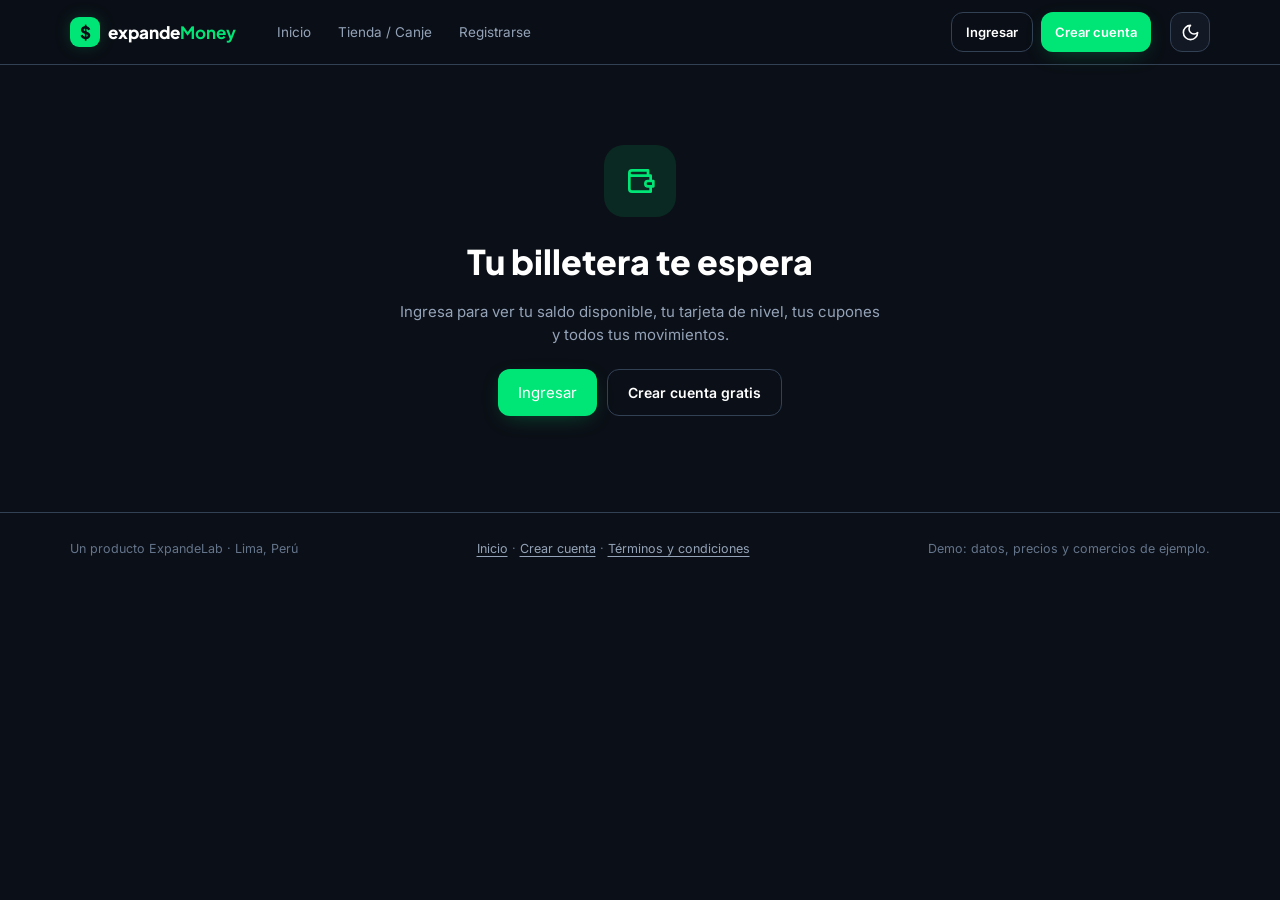
<file: dashboard.html>
<!DOCTYPE html>
<html lang="es">
<head>
<script>try{if(localStorage.em_theme==="light")document.documentElement.dataset.theme="light"}catch(e){}</script><meta charset="UTF-8"><meta name="viewport" content="width=device-width, initial-scale=1.0"><title>Mi Billetera &#x2014; expandeMoney</title><meta name="description" content="Tu saldo disponible, tu tarjeta de nivel, tus cupones y movimientos en un solo lugar."><meta name="theme-color" content="#0b0f17"><meta name="color-scheme" content="dark"><link rel="icon" href="data:image/svg+xml,%3Csvg xmlns=%27http://www.w3.org/2000/svg%27 viewBox=%270 0 32 32%27%3E%3Crect width=%2732%27 height=%2732%27 rx=%278%27 fill=%27%2300e676%27/%3E%3Ctext x=%2716%27 y=%2722.5%27 font-size=%2719%27 font-weight=%27800%27 text-anchor=%27middle%27 fill=%27%230b0f17%27 font-family=%27Arial,sans-serif%27%3E%24%3C/text%3E%3C/svg%3E"><link rel="preconnect" href="https://fonts.googleapis.com"><link rel="preconnect" href="https://fonts.gstatic.com" crossorigin><link href="https://fonts.googleapis.com/css2?family=Inter:wght@400;500;600;700&family=JetBrains+Mono:wght@500;700;800&family=Plus+Jakarta+Sans:wght@700;800&display=swap" rel="stylesheet"><style>/* expandeMoney \B7  estilos compartidos (tokens, navegaci\F3 n, componentes, modal) */
:root{
  --bg:#0b0f17;--bg-alt:#0d1220;--surface:#121824;--slate:#1e293b;--bd:#334155;
  --em:#00e676;--em-d:#00c764;--em-soft:rgba(0,230,118,.12);--em-glow:rgba(0,230,118,.35);
  --gold:#F5C542;--gold-b:#FFD95A;
  --text:#ffffff;--dim:#94a3b8;--faint:#64748b;--err:#ff6b6b;
  --w:255,255,255;--r-md:12px;--r-lg:18px;--pill:999px;
}
*,*::before,*::after{box-sizing:border-box;margin:0;padding:0}
html{scroll-behavior:smooth;-webkit-text-size-adjust:100%}
body.em{background:var(--bg);color:var(--text);font:15px/1.55 'Inter',system-ui,sans-serif;-webkit-font-smoothing:antialiased;overflow-x:hidden;min-height:100vh}
.em a{color:inherit;text-decoration:none}
.em button{font:inherit;color:inherit}
.em h1,.em h2,.em h3{font-family:'Plus Jakarta Sans','Inter',sans-serif}
.mono{font-family:'JetBrains Mono',ui-monospace,monospace}
.wrap{max-width:1180px;margin:0 auto;padding:0 1.25rem}
.i{width:1em;height:1em;stroke:currentColor;fill:none;stroke-width:2;stroke-linecap:round;stroke-linejoin:round;vertical-align:-.14em;flex:none}
.emc{color:var(--em)}
.sr{position:absolute;width:1px;height:1px;overflow:hidden;clip:rect(0 0 0 0);white-space:nowrap}
.em :focus-visible{outline:2px solid var(--em);outline-offset:2px}

/* ===== NAV COMPARTIDA ===== */
.enav{position:sticky;top:0;z-index:40;background:rgba(11,15,23,.88);backdrop-filter:blur(14px);-webkit-backdrop-filter:blur(14px);border-bottom:1px solid var(--bd)}
.enav .wrap{display:flex;align-items:center;gap:1.2rem;min-height:64px}
.logo{display:flex;align-items:center;gap:8px;font:800 17px 'Plus Jakarta Sans',sans-serif;white-space:nowrap}
.logo i{width:30px;height:30px;border-radius:9px;background:var(--em);display:grid;place-items:center;color:var(--bg);font-style:normal;box-shadow:0 0 18px -4px var(--em-glow)}
.logo b{color:var(--em)}
.enl{display:flex;gap:.2rem;margin-left:.6rem}
.enl a{padding:8px 12px;border-radius:10px;font-size:13.5px;color:var(--dim);transition:color .2s,background .2s;white-space:nowrap}
.enl a:hover{color:var(--text);background:rgba(var(--w),.05)}
.enl a[aria-current=page]{color:var(--em);background:var(--em-soft)}
.eauth{margin-left:auto;display:flex;align-items:center;gap:.5rem}
.walchip{display:flex;flex-direction:column;border:1px solid var(--bd);background:var(--surface);border-radius:12px;padding:4px 12px;line-height:1.15;transition:border-color .2s}
.walchip:hover{border-color:var(--em)}
.walchip small{font-size:9.5px;letter-spacing:.7px;text-transform:uppercase;color:var(--dim);font-weight:600}
.walchip b{font:800 14px 'JetBrains Mono',monospace;color:var(--em)}
.burger{display:none;width:44px;height:44px;border-radius:12px;border:1px solid var(--bd);background:var(--surface);cursor:pointer;place-items:center;color:var(--text)}
.burger .i{font-size:20px}
.eauth .btn.sm{min-height:40px;padding:8px 14px;font-size:13px}
@media(max-width:900px){
  .enav .wrap{gap:.6rem}
  .burger{display:grid;order:3}
  .eauth{order:2}
  .enl{display:none;position:absolute;left:0;right:0;top:100%;flex-direction:column;gap:.2rem;margin:0;padding:.6rem 1rem 1rem;background:rgba(11,15,23,.98);border-bottom:1px solid var(--bd)}
  .enav.open .enl{display:flex}
  .enl a{padding:14px 12px;font-size:15px;min-height:48px;display:flex;align-items:center}
}
@media(max-width:520px){.eauth a.btn{display:none}.walchip small{display:none}}

/* ===== BOTONES / FORMS ===== */
.btn{position:relative;display:inline-flex;align-items:center;justify-content:center;gap:8px;border:0;border-radius:var(--r-md);padding:12px 20px;font:600 14px 'Inter',sans-serif;cursor:pointer;transition:transform .2s,background .2s,box-shadow .2s,border-color .2s;text-align:center;min-height:46px;white-space:nowrap}
.btn-e{background:var(--em);color:#04130b;box-shadow:0 6px 22px -8px var(--em-glow)}
.btn-e:hover{background:#33ff94;transform:translateY(-1px);box-shadow:0 10px 30px -8px var(--em-glow),0 0 0 1px rgba(0,230,118,.5)}
.btn-o{background:transparent;color:var(--text);border:1px solid var(--bd)}
.btn-o:hover{border-color:var(--em);color:var(--em)}
.btn-l{background:var(--slate);color:var(--dim);border:1px dashed var(--bd)}
.btn-l:hover{color:var(--text)}
.btn[disabled]{opacity:.6;cursor:not-allowed;transform:none}
.chip{flex:none;display:inline-flex;align-items:center;gap:7px;border:1px solid var(--bd);background:var(--surface);color:var(--dim);border-radius:var(--pill);padding:9px 15px;font:600 13px 'Inter',sans-serif;cursor:pointer;transition:all .2s;min-height:40px;white-space:nowrap}
.chip:hover{color:var(--text);border-color:var(--faint)}
.chip.on{background:var(--em);border-color:var(--em);color:#04130b;box-shadow:0 0 22px -6px var(--em-glow)}
.minp{width:100%;background:rgba(var(--w),.045);border:1px solid var(--bd);color:var(--text);border-radius:var(--r-md);padding:13px 14px;font:16px 'Inter',sans-serif;min-height:48px;transition:border-color .2s,box-shadow .2s,background .2s;color-scheme:dark}
.minp::placeholder{color:var(--faint)}
.minp:hover{border-color:var(--faint)}
.minp:focus{outline:none;border-color:var(--em);box-shadow:0 0 0 3px rgba(0,230,118,.16);background:rgba(var(--w),.07)}
select.minp{appearance:none;-webkit-appearance:none;padding-right:30px;background-image:linear-gradient(45deg,transparent 50%,var(--dim) 50%),linear-gradient(135deg,var(--dim) 50%,transparent 50%);background-position:calc(100% - 17px) 20px,calc(100% - 12px) 20px;background-size:5px 5px;background-repeat:no-repeat}
select.minp option{background:#121824;color:#fff}
input[type=date].minp{display:block;min-width:0;text-align:left;appearance:none;-webkit-appearance:none}
.fl{display:grid;gap:6px;margin-top:.9rem}.fl>label,.fl>.lb{font-size:12.5px;font-weight:600}
.fl>label i,.fl>.lb i{font-style:normal;color:var(--faint);font-weight:500}
.fl.bad .minp{border-color:var(--err);box-shadow:0 0 0 3px rgba(255,107,107,.12)}
.fl.ok .minp{border-color:rgba(0,230,118,.5)}
.err{display:none;color:var(--err);font-size:12px}.fl.bad .err{display:block}
.hintx{font-size:12px;color:var(--faint)}.hintx b{color:var(--em);font-family:'JetBrains Mono',monospace}
.fl.bad .hintx{display:none}
.ph{display:grid;grid-template-columns:auto 1fr;gap:8px}
.pre{display:flex;align-items:center;padding:0 13px;border:1px solid var(--bd);border-radius:var(--r-md);background:rgba(var(--w),.03);color:var(--dim);font:600 14px 'JetBrains Mono',monospace;min-height:48px}
.docrow{display:grid;grid-template-columns:132px 1fr;gap:8px}
.ferr{color:var(--err);font-size:12.5px;min-height:18px;margin-top:6px}
.chk{display:flex;gap:10px;align-items:flex-start;font-size:12.5px;color:var(--dim);cursor:pointer;margin-top:1rem}
.chk input{appearance:none;-webkit-appearance:none;flex:none;width:22px;height:22px;border:1px solid var(--faint);border-radius:6px;background:rgba(var(--w),.04);display:grid;place-items:center;cursor:pointer;transition:all .2s}
.chk input:checked{background:var(--em);border-color:var(--em)}
.chk input:checked::after{content:"";width:5px;height:10px;border:solid #04130b;border-width:0 2px 2px 0;transform:rotate(45deg) translate(-1px,-1px)}
.fl.bad .chk{color:var(--err)}
.lnk{color:var(--em);text-decoration:underline;text-underline-offset:2px;background:none;border:0;cursor:pointer;font:inherit}
.fine{font-size:11.5px;color:var(--faint);text-align:center;margin-top:.7rem}
.draft{font-size:11.5px;color:#fcd34d;border:1px solid rgba(252,211,77,.35);border-radius:10px;padding:7px 10px;margin-top:.5rem;background:rgba(252,211,77,.06)}

/* ===== OVERLAY / MODAL / TOAST ===== */
.scrim{position:fixed;inset:0;background:rgba(5,8,13,.72);backdrop-filter:blur(3px);-webkit-backdrop-filter:blur(3px);z-index:50;opacity:0;pointer-events:none;transition:opacity .25s}
.scrim.on{opacity:1;pointer-events:auto}
.modal{position:fixed;left:50%;top:50%;transform:translate(-50%,-46%) scale(.97);width:min(480px,calc(100vw - 24px));max-height:calc(100vh - 24px);overflow-y:auto;background:var(--surface);border:1px solid var(--bd);border-radius:22px;z-index:70;opacity:0;pointer-events:none;transition:all .28s cubic-bezier(.2,.9,.3,1);box-shadow:0 40px 90px -30px #000,0 0 70px -34px var(--em-glow);color:var(--text)}
.modal.on{opacity:1;pointer-events:auto;transform:translate(-50%,-50%)}
.mh{display:flex;gap:12px;align-items:flex-start;padding:1.2rem 1.3rem .6rem}
.mh h2{font-size:19px;line-height:1.25}.mh small{color:var(--dim);font-size:12.5px;display:block;margin-top:3px}
.mh .x{margin-left:auto;flex:none}
.mb{padding:.4rem 1.3rem 1.3rem}.mb>.btn{width:100%;margin-top:1rem}
.x{width:40px;height:40px;border-radius:50%;border:1px solid var(--bd);background:var(--slate);color:var(--dim);display:grid;place-items:center;cursor:pointer;font-size:18px}
.x:hover{color:var(--text);border-color:var(--faint)}
.sum{border:1px solid var(--bd);border-radius:14px;overflow:hidden;margin-top:.6rem}
.sum div{display:flex;justify-content:space-between;gap:1rem;padding:10px 14px;font-size:14px;color:var(--dim)}
.sum div+div{border-top:1px solid var(--bd)}
.sum b{color:var(--text);font-family:'JetBrains Mono',monospace;font-weight:700}
.sum .save,.sum .save b{color:var(--em)}
.sum .tot{background:var(--em-soft);color:var(--text);font-weight:600}
.nb{display:flex;gap:10px;align-items:flex-start;border:1px solid rgba(0,230,118,.3);background:var(--em-soft);border-radius:12px;padding:10px 12px;font-size:12.5px;color:var(--dim);margin-top:.4rem}
.nb .i{color:var(--em);font-size:17px;margin-top:1px}.nb b{color:var(--text)}
.amts{display:grid;grid-template-columns:repeat(4,1fr);gap:.5rem;margin-top:.5rem}
.amts button{border:1px solid var(--bd);background:var(--bg);color:var(--text);border-radius:var(--r-md);padding:11px 4px;font:700 14px 'JetBrains Mono',monospace;cursor:pointer;min-height:46px;transition:all .2s}
.amts button:hover{border-color:var(--faint)}
.amts button.on{border-color:var(--em);background:var(--em-soft);color:var(--em);box-shadow:0 0 20px -8px var(--em-glow)}
.pms{display:grid;gap:.5rem;margin-top:.5rem}
.pm{display:flex;align-items:center;gap:12px;border:1px solid var(--bd);background:var(--bg);border-radius:var(--r-md);padding:11px 14px;cursor:pointer;font-size:14px;min-height:48px;transition:border-color .2s}
.pm:hover{border-color:var(--faint)}.pm:has(input:checked){border-color:var(--em);background:var(--em-soft)}
.pm input{accent-color:var(--em);width:18px;height:18px}.pm small{display:block;color:var(--dim);font-size:11.5px}
.tc{max-height:46vh;overflow-y:auto;border:1px solid var(--bd);border-radius:14px;padding:.2rem 1rem 1rem;background:var(--bg);margin-top:.5rem;-webkit-overflow-scrolling:touch;overscroll-behavior:contain}
.tc h3{font-size:14px;margin-top:1rem}.tc p{font-size:13px;color:var(--dim);margin-top:4px;line-height:1.55}
.okv{text-align:center}
.okv .ck{width:56px;height:56px;border-radius:50%;background:var(--em);color:#04130b;display:grid;place-items:center;margin:.4rem auto 10px;font-size:28px;box-shadow:0 0 0 9px rgba(0,230,118,.12),0 0 40px -6px var(--em-glow)}
.okv .qq{width:150px;height:150px;background:#fff;border-radius:14px;padding:9px;margin:1rem auto .4rem}.okv .qq svg{width:100%;height:100%;display:block}
.okv .code{font:800 17px 'JetBrains Mono',monospace;letter-spacing:1.5px;color:var(--em)}
.okv .two{display:grid;grid-template-columns:1fr 1fr;gap:.6rem;margin-top:1rem}.okv .two .btn{margin-top:0;width:100%}
#toast{position:fixed;left:50%;bottom:calc(20px + env(safe-area-inset-bottom));transform:translate(-50%,30px);opacity:0;pointer-events:none;z-index:90;background:var(--surface);border:1px solid rgba(0,230,118,.45);border-radius:18px;padding:11px 18px;font-size:13px;width:max-content;max-width:calc(100vw - 32px);transition:all .3s;text-align:center;box-shadow:0 10px 40px -10px rgba(0,0,0,.8),0 0 30px -12px var(--em-glow);color:var(--text)}
#toast.show{opacity:1;transform:translate(-50%,0)}
#tip{position:fixed;z-index:95;pointer-events:none;background:#0b0f17;border:1px solid var(--bd);border-radius:10px;padding:8px 11px;font-size:12px;color:var(--dim);max-width:240px;opacity:0;transition:opacity .15s;box-shadow:0 10px 30px -10px #000}
#tip.on{opacity:1}
.efoot{border-top:1px solid var(--bd);padding:1.6rem 0 2rem;color:var(--faint);font-size:12.5px}
.efoot .wrap{display:flex;justify-content:space-between;gap:1rem;flex-wrap:wrap}
.efoot a{color:var(--dim);text-decoration:underline;text-underline-offset:3px}.efoot a:hover{color:var(--em)}
.bump{animation:bump .5s}@keyframes bump{40%{transform:scale(1.12)}}
@media(max-width:560px){
  .wrap{padding:0 1rem}
  .modal{top:auto;bottom:0;left:0;width:100%;max-height:92dvh;border-radius:22px 22px 0 0;transform:translateY(40px)}.modal.on{transform:none}
  #toast{bottom:auto;top:calc(14px + env(safe-area-inset-top));transform:translate(-50%,-30px)}#toast.show{transform:translate(-50%,0)}
  .okv .two{grid-template-columns:1fr}
}
@media(prefers-reduced-motion:reduce){*,*::before,*::after{animation:none!important;transition:none!important}html{scroll-behavior:auto}}

/* ===== Tema claro ===== */
:root[data-theme=light]{--bg:#f3f5f8;--bg-alt:#e9edf2;--surface:#ffffff;--slate:#e6eaf0;--bd:#d3d9e3;--em:#00924b;--em-d:#007a3f;--em-soft:rgba(0,146,75,.10);--em-glow:rgba(0,146,75,.28);--gold:#c58a0a;--gold-b:#b7791f;--text:#0f172a;--dim:#475569;--faint:#64748b;--err:#d92d20;--w:15,23,42;color-scheme:light}
:root[data-theme=light] body.em{background:var(--bg);color:var(--text)}
:root[data-theme=light] .btn-e,:root[data-theme=light] .lp .btn-p,:root[data-theme=light] .cta:not(.ghost){color:#fff}
:root[data-theme=light] .enav{background:rgba(243,245,248,.88)}
:root[data-theme=light] .scrim{background:rgba(15,23,42,.45)}
:root[data-theme=light] .orb{opacity:.5}
.theme{display:grid;place-items:center;width:40px;height:40px;border-radius:12px;border:1px solid var(--bd);background:var(--surface);color:var(--text);cursor:pointer;flex:none;transition:border-color .2s,transform .2s}
.theme:hover{border-color:var(--em);transform:translateY(-1px)}.theme .i{font-size:19px}
.theme .sun{display:none}:root[data-theme=light] .theme .sun{display:block}:root[data-theme=light] .theme .moon{display:none}
.btn.out{gap:6px}.btn.out .i{font-size:16px}
@media(max-width:520px){.btn.out .olb,.rlb{display:none}.btn.out{padding-inline:11px}}
</style>
<style>
body:not(.in) .auth-only{display:none!important}body.in .guest-only{display:none!important}
.dh{padding:2.2rem 0 1.2rem;background:radial-gradient(640px circle at 10% 0,rgba(0,230,118,.10),transparent 62%)}
.top{display:flex;align-items:center;gap:1rem;flex-wrap:wrap}
.avatar{width:54px;height:54px;border-radius:16px;background:var(--em);color:#04130b;display:grid;place-items:center;font:800 22px 'Plus Jakarta Sans',sans-serif;box-shadow:0 0 28px -6px var(--em-glow)}
.top h1{font-size:clamp(22px,3.4vw,30px);font-weight:800;line-height:1.15}
.top .sub{color:var(--dim);font-size:13px;display:flex;gap:.6rem;align-items:center;flex-wrap:wrap;margin-top:3px}
.tierchip{display:inline-flex;align-items:center;gap:5px;border:1px solid var(--bd);border-radius:var(--pill);padding:2px 10px;font-weight:700;font-size:11.5px;background:var(--surface)}
.tierchip.t0{color:#E9A867;border-color:rgba(233,168,103,.45)}.tierchip.t1{color:#C9D1DC;border-color:rgba(201,209,220,.45)}.tierchip.t2{color:#FFD95A;border-color:rgba(255,217,90,.5)}
.codechip{font:700 12px 'JetBrains Mono',monospace;letter-spacing:.8px;color:var(--em);border:1px dashed rgba(0,230,118,.4);border-radius:8px;padding:2px 8px}
.top .acts{margin-left:auto;display:flex;gap:.5rem;flex-wrap:wrap}
.cards{display:grid;grid-template-columns:1.1fr 1fr 1.1fr;gap:1.1rem;margin-top:1.4rem}
.c{border:1px solid var(--bd);background:var(--surface);border-radius:var(--r-lg);padding:1.3rem;position:relative;overflow:hidden}
.c.av{border-color:rgba(0,230,118,.45);box-shadow:0 0 50px -26px var(--em-glow);background:radial-gradient(300px circle at 100% 0,rgba(0,230,118,.12),transparent 70%),var(--surface)}
.c small.l{display:flex;align-items:center;gap:6px;font-size:11px;letter-spacing:.7px;text-transform:uppercase;color:var(--dim);font-weight:600}
.c .big{font:800 clamp(28px,4vw,36px) 'JetBrains Mono',monospace;margin-top:6px;line-height:1.1}
.c.av .big{color:var(--em);text-shadow:0 0 24px var(--em-glow)}.c.lk .big{color:var(--dim)}
.c p{color:var(--dim);font-size:13px;margin-top:8px}
.c .btn{margin-top:12px;min-height:42px;padding:9px 16px}
.ticks{display:grid;grid-template-columns:repeat(10,1fr);gap:5px;margin-top:14px}
.ticks i{height:10px;border-radius:4px;background:var(--slate)}.ticks i.on{background:linear-gradient(90deg,var(--em-d),var(--em));box-shadow:0 0 10px var(--em-glow)}
.qrc{display:grid;grid-template-columns:150px 1fr;gap:1.4rem;align-items:center;margin-top:1.1rem;border:1px solid var(--bd);background:var(--surface);border-radius:var(--r-lg);padding:1.3rem}
.qrc .q{width:150px;height:150px;background:#fff;border-radius:14px;padding:9px}.qrc .q svg{width:100%;height:100%;display:block}
.qrc h2{font-size:18px}.qrc p{color:var(--dim);font-size:13.5px;margin-top:6px}
.qrc .code{font:800 18px 'JetBrains Mono',monospace;letter-spacing:1.5px;color:var(--em);margin-top:8px}
.tabs{display:flex;gap:.4rem;margin-top:2rem;border-bottom:1px solid var(--bd);overflow-x:auto;scrollbar-width:none}
.tab{border:0;border-bottom:2px solid transparent;background:none;color:var(--dim);padding:12px 16px;font:600 14px 'Inter',sans-serif;cursor:pointer;min-height:46px;white-space:nowrap}
.tab:hover{color:var(--text)}.tab.on{color:var(--em);border-color:var(--em)}.tab .n{margin-left:6px;font:700 11px 'JetBrains Mono',monospace;background:var(--slate);border-radius:10px;padding:1px 7px}
.list{display:grid;grid-template-columns:repeat(2,1fr);gap:1rem;padding:1.2rem 0 3rem}
.list.log{grid-template-columns:1fr;max-width:720px}
.list:empty::after{content:attr(data-empty);grid-column:1/-1;color:var(--dim);text-align:center;padding:2.5rem 1rem;border:1px dashed var(--bd);border-radius:var(--r-lg)}
.cp{display:grid;grid-template-columns:84px 1fr;gap:14px;border:1px solid var(--bd);background:var(--surface);border-radius:var(--r-lg);padding:14px}
.cp.act{border-color:rgba(0,230,118,.4);box-shadow:0 0 30px -16px var(--em-glow)}
.cp .q{width:84px;height:84px;background:#fff;border-radius:10px;padding:5px;cursor:pointer;border:0}.cp .q svg{width:100%;height:100%;display:block}
.cp.used .q{filter:grayscale(1);opacity:.35}
.cp small{color:var(--dim);font-size:11.5px}.cp strong{display:block;font:800 15px/1.25 'Plus Jakarta Sans',sans-serif;margin:1px 0 3px}
.cp .cd{font:700 12px 'JetBrains Mono',monospace;color:var(--em);letter-spacing:.8px}.cp.used .cd{color:var(--faint)}
.cp .pg{font-size:12px;color:var(--dim);margin-top:3px}.cp .pg b{color:var(--text)}
.cp .row{grid-column:1/-1;display:flex;gap:.5rem}.cp .row .btn{flex:1;min-height:42px;padding:9px 12px;font-size:13px}
.cp .done{grid-column:1/-1;color:var(--em);font-size:12.5px;font-weight:600;display:flex;align-items:center;gap:6px}
.lg{display:flex;align-items:center;gap:12px;border:1px solid var(--bd);background:var(--surface);border-radius:14px;padding:10px 12px}
.lg .ic{width:34px;height:34px;border-radius:10px;display:grid;place-items:center;background:var(--slate);color:var(--dim);flex:none}
.lg.in .ic{background:var(--em-soft);color:var(--em)}
.lg b{display:block;font-size:13.5px;font-weight:600;line-height:1.3}.lg small{color:var(--faint);font-size:11.5px}
.lg .amt{margin-left:auto;font:700 14px 'JetBrains Mono',monospace;white-space:nowrap}.lg.in .amt{color:var(--em)}
.hint{display:flex;gap:10px;align-items:center;border:1px solid var(--bd);background:var(--surface);border-radius:14px;padding:12px 14px;font-size:13px;color:var(--dim);margin-top:1.1rem;flex-wrap:wrap}
.hint a{color:var(--em);text-decoration:underline;text-underline-offset:3px}
.gate{text-align:center;padding:5rem 0 6rem}
.gate .ico{width:72px;height:72px;border-radius:20px;background:var(--em-soft);color:var(--em);display:grid;place-items:center;margin:0 auto 1.2rem;font-size:32px}
.gate h1{font-size:clamp(24px,4vw,34px);font-weight:800}.gate p{color:var(--dim);margin:.7rem auto 1.4rem;max-width:480px}
.gate .acts{display:flex;gap:.6rem;justify-content:center;flex-wrap:wrap}
.foot-acts{display:flex;gap:1rem;flex-wrap:wrap;font-size:12px;padding-bottom:2rem}.foot-acts button{background:none;border:0;color:var(--dim);text-decoration:underline;text-underline-offset:3px;cursor:pointer;font-size:12px;padding:8px 2px}.foot-acts button:hover{color:var(--em)}
@media(max-width:900px){.cards{grid-template-columns:1fr}.list{grid-template-columns:1fr}.top .acts{margin-left:0;width:100%}.top .acts .btn{flex:1}}
@media(max-width:520px){.qrc{grid-template-columns:1fr;text-align:center;justify-items:center}}
</style>
</head>
<body class="em">
<svg width="0" height="0" style="position:absolute" aria-hidden="true"><defs><symbol id="i-lock" viewBox="0 0 24 24"><rect x="3" y="11" width="18" height="11" rx="2"/><path d="M7 11V7a5 5 0 0110 0v4"/></symbol><symbol id="i-unlock" viewBox="0 0 24 24"><rect x="3" y="11" width="18" height="11" rx="2"/><path d="M7 11V7a5 5 0 019.9-1"/></symbol><symbol id="i-qr" viewBox="0 0 24 24"><rect x="3" y="3" width="7" height="7" rx="1"/><rect x="14" y="3" width="7" height="7" rx="1"/><rect x="3" y="14" width="7" height="7" rx="1"/><path d="M14 14h3v3h-3zM20 14v3M14 20h3M20 20h1"/></symbol><symbol id="i-search" viewBox="0 0 24 24"><circle cx="11" cy="11" r="7"/><path d="M21 21l-4.3-4.3"/></symbol><symbol id="i-info" viewBox="0 0 24 24"><circle cx="12" cy="12" r="10"/><path d="M12 16v-4M12 8h.01"/></symbol><symbol id="i-store" viewBox="0 0 24 24"><path d="M3 9l1-5h16l1 5M3 9v11h18V9M3 9a3 3 0 006 0 3 3 0 006 0 3 3 0 006 0M9 20v-6h6v6"/></symbol><symbol id="i-wallet" viewBox="0 0 24 24"><path d="M20 12V8H6a2 2 0 010-4h12v4M4 6v12a2 2 0 002 2h14v-4M18 12a2 2 0 000 4h4v-4z"/></symbol><symbol id="i-crown" viewBox="0 0 24 24"><path d="M2 18l2-11 5 5 3-8 3 8 5-5 2 11zM4 21h16"/></symbol><symbol id="i-medal" viewBox="0 0 24 24"><path d="M7.2 2h9.6l2.2 6H5zM12 22a6 6 0 100-12 6 6 0 000 12z"/></symbol><symbol id="i-bolt" viewBox="0 0 24 24"><path d="M13 2L3 14h9l-1 8 10-12h-9z"/></symbol><symbol id="i-x" viewBox="0 0 24 24"><path d="M18 6L6 18M6 6l12 12"/></symbol><symbol id="i-reset" viewBox="0 0 24 24"><path d="M3 12a9 9 0 109-9 9 9 0 00-6.7 3L3 8M3 3v5h5"/></symbol><symbol id="i-shield" viewBox="0 0 24 24"><path d="M12 22s8-4 8-10V5l-8-3-8 3v7c0 6 8 10 8 10z"/></symbol><symbol id="i-globe" viewBox="0 0 24 24"><circle cx="12" cy="12" r="10"/><path d="M2 12h20M12 2a15 15 0 010 20M12 2a15 15 0 000 20"/></symbol><symbol id="i-play" viewBox="0 0 24 24"><circle cx="12" cy="12" r="10"/><path d="M10 8l6 4-6 4z"/></symbol><symbol id="i-pin" viewBox="0 0 24 24"><path d="M20 10c0 6-8 12-8 12S4 16 4 10a8 8 0 0116 0z"/><circle cx="12" cy="10" r="3"/></symbol><symbol id="i-check" viewBox="0 0 24 24"><circle cx="12" cy="12" r="10"/><path d="M8 12l3 3 5-6"/></symbol><symbol id="i-tag" viewBox="0 0 24 24"><path d="M20 12l-8 8-9-9V3h8zM7.5 7.5h.01"/></symbol><symbol id="i-card" viewBox="0 0 24 24"><rect x="2" y="5" width="20" height="14" rx="2"/><path d="M2 10h20"/></symbol><symbol id="i-link" viewBox="0 0 24 24"><path d="M10 13a5 5 0 007 0l3-3a5 5 0 00-7-7l-1 1M14 11a5 5 0 00-7 0l-3 3a5 5 0 007 7l1-1"/></symbol><symbol id="i-users" viewBox="0 0 24 24"><path d="M17 21v-2a4 4 0 00-4-4H5a4 4 0 00-4 4v2M9 11a4 4 0 100-8 4 4 0 000 8zM23 21v-2a4 4 0 00-3-3.9M16 3.1a4 4 0 010 7.8"/></symbol><symbol id="i-repeat" viewBox="0 0 24 24"><path d="M17 1l4 4-4 4M3 11V9a4 4 0 014-4h14M7 23l-4-4 4-4M21 13v2a4 4 0 01-4 4H3"/></symbol><symbol id="i-bell" viewBox="0 0 24 24"><path d="M6 8a6 6 0 0112 0c0 7 3 9 3 9H3s3-2 3-9M10.3 21a1.94 1.94 0 003.4 0"/></symbol><symbol id="i-chev" viewBox="0 0 24 24"><path d="M6 9l6 6 6-6"/></symbol><symbol id="i-arrow" viewBox="0 0 24 24"><path d="M5 12h14M13 5l7 7-7 7"/></symbol><symbol id="i-ticket" viewBox="0 0 24 24"><path d="M2 9a3 3 0 010-6h20v6a3 3 0 000 6v6H2v-6a3 3 0 000-6zM13 5v2M13 17v2M13 11v2"/></symbol><symbol id="i-car" viewBox="0 0 24 24"><path d="M5 17H3v-5l2-5h14l2 5v5h-2M5 17a2 2 0 104 0M15 17a2 2 0 104 0M9 17h6M3 12h18"/></symbol><symbol id="i-laptop" viewBox="0 0 24 24"><rect x="3" y="4" width="18" height="12" rx="2"/><path d="M2 20h20"/></symbol><symbol id="i-star" viewBox="0 0 24 24"><path d="M12 2l3.1 6.3 6.9 1-5 4.9 1.2 6.8-6.2-3.3-6.2 3.3L8 14.2 3 9.3l6.9-1z"/></symbol><symbol id="i-game" viewBox="0 0 24 24"><rect x="2" y="6" width="20" height="12" rx="4"/><path d="M6 12h4M8 10v4M15 11h.01M18 13h.01"/></symbol><symbol id="i-fork" viewBox="0 0 24 24"><path d="M7 2v7a3 3 0 003 3v10M4 2v7M10 2v7M17 22V2c-2 1-4 4-4 8s2 5 4 5"/></symbol><symbol id="i-copy" viewBox="0 0 24 24"><rect x="9" y="9" width="13" height="13" rx="2"/><path d="M5 15H4a2 2 0 01-2-2V4a2 2 0 012-2h9a2 2 0 012 2v1"/></symbol><symbol id="i-menu" viewBox="0 0 24 24"><path d="M3 6h18M3 12h18M3 18h18"/></symbol><symbol id="i-plus" viewBox="0 0 24 24"><path d="M12 5v14M5 12h14"/></symbol><symbol id="i-coin" viewBox="0 0 24 24"><circle cx="12" cy="12" r="9"/><path d="M14.5 9.2A2.8 2.2 0 0012 8c-1.4 0-2.6.8-2.6 2s1.1 1.6 2.6 2 2.6.8 2.6 2-1.2 2-2.6 2a2.8 2.2 0 01-2.5-1.2M12 6v2M12 16v2"/></symbol><symbol id="i-gift" viewBox="0 0 24 24"><rect x="3" y="8" width="18" height="4" rx="1"/><path d="M12 8v13M5 12v9h14v-9M7.5 8a2.5 2.5 0 010-5C11 3 12 8 12 8s1-5 4.5-5a2.5 2.5 0 010 5"/></symbol><symbol id="i-percent" viewBox="0 0 24 24"><path d="M19 5L5 19"/><circle cx="6.5" cy="6.5" r="2.5"/><circle cx="17.5" cy="17.5" r="2.5"/></symbol><symbol id="i-trend" viewBox="0 0 24 24"><path d="M22 7l-8.5 8.5-5-5L2 17M16 7h6v6"/></symbol><symbol id="i-heart" viewBox="0 0 24 24"><path d="M20.8 4.6a5.5 5.5 0 00-7.8 0L12 5.7l-1-1.1a5.5 5.5 0 00-7.8 7.8l1 1.1L12 21l7.8-7.5 1-1.1a5.5 5.5 0 000-7.8z"/></symbol><symbol id="i-sun" viewBox="0 0 24 24"><circle cx="12" cy="12" r="4"/><path d="M12 2v2M12 20v2M4.9 4.9l1.4 1.4M17.7 17.7l1.4 1.4M2 12h2M20 12h2M4.9 19.1l1.4-1.4M17.7 6.3l1.4-1.4"/></symbol><symbol id="i-moon" viewBox="0 0 24 24"><path d="M12 3a6 6 0 009 9 9 9 0 11-9-9z"/></symbol><symbol id="i-logout" viewBox="0 0 24 24"><path d="M9 21H5a2 2 0 01-2-2V5a2 2 0 012-2h4M16 17l5-5-5-5M21 12H9"/></symbol><symbol id="i-left" viewBox="0 0 24 24"><path d="M19 12H5M12 19l-7-7 7-7"/></symbol></defs></svg>
<header class="enav"><div class="wrap"><a class="logo" href="index.html"><i>$</i><span>expande<b>Money</b></span></a><nav class="enl" id="enl" aria-label="Principal"><a href="index.html">Inicio</a><a href="shop.html">Tienda / Canje</a><a href="signup.html">Registrarse</a></nav><div class="eauth" id="eauth"></div><button class="theme" type="button" data-theme-toggle aria-label="Cambiar a versi&oacute;n clara" aria-pressed="false"><svg class="i moon" aria-hidden="true"><use href="#i-moon"/></svg><svg class="i sun" aria-hidden="true"><use href="#i-sun"/></svg></button><button class="burger" type="button" aria-expanded="false" aria-controls="enl" aria-label="Abrir men&uacute;"><svg class="i" aria-hidden="true"><use href="#i-menu"/></svg></button></div></header>
<main>
<section class="gate guest-only"><div class="wrap">
  <div class="ico"><svg class="i" aria-hidden="true"><use href="#i-wallet"/></svg></div><h1>Tu billetera te espera</h1>
  <p>Ingresa para ver tu saldo disponible, tu tarjeta de nivel, tus cupones y todos tus movimientos.</p>
  <div class="acts"><button class="btn btn-e" type="button" data-login>Ingresar</button><a class="btn btn-o" href="signup.html">Crear cuenta gratis</a></div>
</div></section>

<div class="auth-only">
<section class="dh"><div class="wrap">
  <div class="top"><div class="avatar" id="av" aria-hidden="true">C</div>
    <div><h1>Hola, <span id="uname" class="emc"></span></h1><div class="sub"><span class="tierchip t0" id="tier"></span><span class="codechip" id="ucode"></span></div></div>
    <div class="acts"><button class="btn btn-e" type="button" data-recharge=""><svg class="i" aria-hidden="true"><use href="#i-wallet"/></svg> Recargar saldo</button><a class="btn btn-o" href="shop.html">Explorar tienda</a></div></div>
  <div class="cards">
    <div class="c av"><small class="l"><svg class="i" aria-hidden="true"><use href="#i-unlock"/></svg> Disponible para canje</small><div class="big" id="c-av">S/ 0.00</div><p>Tu billetera principal. &Uacute;sala en cualquier comercio aliado. <b style="color:var(--text)">No es retirable.</b></p><button class="btn btn-e" type="button" data-recharge="">Recargar</button></div>
    <div class="c lk"><small class="l"><svg class="i" aria-hidden="true"><use href="#i-lock"/></svg> Bloqueado por nivel</small><div class="big" id="c-lk">S/ 0.00</div><p id="c-lkt"></p></div>
    <div class="c"><small class="l"><svg class="i" aria-hidden="true"><use href="#i-star"/></svg> Tarjeta de nivel</small><div class="big" id="c-vis" style="font-size:28px">0/10</div><div class="ticks" id="ticks"></div><p id="c-vt"></p></div>
  </div>
  <div class="qrc"><div class="q" id="myqr"></div><div><h2>Tu QR personal</h2><p>Mu&eacute;stralo al pagar en cualquier comercio aliado: cada consumo suma saldo seg&uacute;n tu nivel: S/ 0.50 Bronce, S/ 0.70 Plata, S/ 1.00 Oro.</p><div class="code" id="mycode"></div></div></div>
  <div class="hint"><svg class="i" aria-hidden="true"><use href="#i-info"/></svg> <span>&iquest;Quieres ver c&oacute;mo suma? Abre el <a href="panel.html">Panel de comercio</a> y registra una visita con tu c&oacute;digo.</span></div>
</div></section>
<section><div class="wrap">
  <div class="tabs" role="tablist" id="tabs"><button class="tab on" role="tab" data-tab="act" aria-selected="true">Cupones activos <span class="n" id="n-act">0</span></button><button class="tab" role="tab" data-tab="used" aria-selected="false">Usados <span class="n" id="n-used">0</span></button><button class="tab" role="tab" data-tab="log" aria-selected="false">Movimientos</button></div>
  <div class="list" id="list" role="tabpanel" data-empty=""></div>
  <div class="foot-acts"><button type="button" id="snd">Sonido: activado</button><button type="button" data-terms>T&eacute;rminos y condiciones</button><button type="button" data-logout>Cerrar sesi&oacute;n</button><button type="button" id="reset">Reiniciar demo</button></div>
</div></section>
</div>
</main>
<footer class="efoot"><div class="wrap"><span>Un producto ExpandeLab &middot; Lima, Per&uacute;</span><span><a href="index.html">Inicio</a> &middot; <a href="signup.html">Crear cuenta</a> &middot; <a href="#" data-terms>T&eacute;rminos y condiciones</a></span><span>Demo: datos, precios y comercios de ejemplo.</span></div></footer>
<script>/* expandeMoney \u00b7 n\u00facleo compartido: estado, reglas, cat\u00e1logo, navegaci\u00f3n y modales (login, recarga, t\u00e9rminos) */
(function(){
"use strict";
const $=(s,r=document)=>r.querySelector(s),$$=(s,r=document)=>[...r.querySelectorAll(s)];
const EM=window.EM={$,$$};
EM.reduce=matchMedia('(prefers-reduced-motion:reduce)').matches;
const reduce=EM.reduce;

/* ---------- utilidades ---------- */
EM.money=n=>'S/ '+(Math.round(n*100)/100).toFixed(2);
EM.norm=s=>String(s).normalize('NFD').replace(/[\u0300-\u036f]/g,'').toLowerCase().trim();
EM.esc=s=>String(s).replace(/[&<>"']/g,c=>({'&':'&amp;','<':'&lt;','>':'&gt;','"':'&quot;',"'":'&#39;'}[c]));
EM.ic=(n,c='')=>`<svg class="i ${c}" aria-hidden="true"><use href="#i-${n}"/></svg>`;
EM.fdate=ts=>new Date(ts).toLocaleDateString('es-PE',{day:'2-digit',month:'short',year:'numeric'});
EM.newCode=()=>'EXP-'+Math.random().toString(36).slice(2,8).toUpperCase();
const {money,esc,ic,fdate}=EM;
EM.qr=function(code){let h=0;for(const c of code)h=(h*131+c.charCodeAt(0))>>>0;let s=h,r='';const n=11,c=100/n;
  for(let y=0;y<n;y++)for(let x=0;x<n;x++){s=(s*1103515245+12345)>>>0;const k=(x<3&&y<3)||(x>n-4&&y<3)||(x<3&&y>n-4);if(k||(s>>16)%2)r+=`<rect x="${x*c}" y="${y*c}" width="${c}" height="${c}"/>`}
  return `<svg viewBox="0 0 100 100" role="img" aria-label="C\u00f3digo QR ${esc(code)}"><g fill="#0b0f17">${r}</g></svg>`};
EM.animNum=function(el,to,bump=true){if(!el)return;const from=parseFloat(el.dataset.v||'0'),t0=performance.now(),d=reduce?0:650;el.dataset.v=to;
  if(bump&&!reduce&&from!==to){el.classList.remove('bump');void el.offsetWidth;el.classList.add('bump')}
  (function step(n){const p=d?Math.min(1,(n-t0)/d):1,e=1-Math.pow(1-p,3);el.textContent=money(from+(to-from)*e);if(p<1)requestAnimationFrame(step)})(t0)};
let tt;EM.toast=function(m){let t=$('#toast');if(!t)return;t.textContent=m;t.classList.add('show');clearTimeout(tt);tt=setTimeout(()=>t.classList.remove('show'),3000)};
let ac;EM.ensureAudio=function(){try{ac=ac||new(window.AudioContext||window.webkitAudioContext)();if(ac.state==='suspended')ac.resume()}catch(e){}};
EM.chime=function(big){if(!EM.S.snd)return;try{EM.ensureAudio();if(!ac)return;(big?[[660,0],[880,.1],[1318.5,.2]]:[[880,0],[1318.5,.1]]).forEach(([f,d])=>{const o=ac.createOscillator(),g=ac.createGain();o.type='sine';o.frequency.value=f;const t=ac.currentTime+d;g.gain.setValueAtTime(0,t);g.gain.linearRampToValueAtTime(.06,t+.02);g.gain.exponentialRampToValueAtTime(.0001,t+.5);o.connect(g);g.connect(ac.destination);o.start(t);o.stop(t+.55)})}catch(e){}};
EM.buzz=n=>{try{navigator.vibrate&&navigator.vibrate(n)}catch(e){}};

/* ---------- reglas (fuente \u00fanica) ---------- */
EM.R={CARD:10,RATE:[.5,.7,1],CAP:.4,MINPCT:.1}; /* RATE: saldo por consumo seg\u00fan nivel (Bronce, Plata, Oro). Bronce/Plata quedan bloqueados hasta completar 10 consumos; Oro es disponible al instante */
EM.r2=n=>Math.round(n*100)/100;
EM.reward=t=>EM.r2(EM.R.CARD*EM.R.RATE[Math.min(t,1)]);
EM.blocked=w=>{const t=EM.tierOf(w.life);return t===2?0:EM.r2(w.visits*EM.R.RATE[t])};
EM.TIERS=['Bronce','Plata','Oro'];
EM.tierOf=v=>v>=30?2:v>=10?1:0;

/* ---------- cat\u00e1logo (demo) ---------- */
EM.SHOPS={
 casa:['Casa Vino & Mesa','CV','#86efac'],cafe:['Caf\u00e9 Altura','CA','#fcd34d'],flow:['Studio Flow','SF','#7dd3fc'],vital:['Cl\u00ednica Vital','CL','#fda4af'],
 aura:['Spa Aura','SA','#f0abfc'],nova:['Academia Nova','AN','#a5b4fc'],auto:['AutoSpa Premium','AP','#00e676'],lubri:['Lubricentro R\u00e1pido','LR','#fdba74'],
 barber:['Barber Club','BC','#d4d4d8'],tecno:['TecnoPlus','TP','#7dd3fc'],gamer:['Gamer Hub','GH','#c4b5fd'],nonna:['Pizzer\u00eda Nonna','PN','#fca5a5']};
EM.OFFERS=[
 {id:1,m:'casa',cat:'Gastronom\u00eda',t:'Cata de Vinos: 4 etiquetas + tabla',loc:'Barranco, Lima',list:200,price:110,img:'vino',pos:'42% 50%'},
 {id:2,m:'cafe',cat:'Gastronom\u00eda',t:'Masterclass de Barismo',loc:'Miraflores, Lima',list:150,price:90,img:'barismo',pos:'62% 50%'},
 {id:3,m:'flow',cat:'Estilo de Vida',t:'Pack de 4 clases de Pilates',loc:'Surco, Lima',list:180,price:99,img:'pilates',pos:'38% 50%'},
 {id:4,m:'vital',cat:'Salud',t:'Chequeo preventivo integral',loc:'San Isidro, Lima',list:260,price:156,img:'salud',pos:'60% 50%'},
 {id:5,m:'aura',cat:'Estilo de Vida',t:'Facial + spa de manos',loc:'Surco, Lima',list:170,price:102,img:'belleza',pos:'64% 50%'},
 {id:6,m:'nova',cat:'Educaci\u00f3n',t:'Taller de Excel para tu negocio',loc:'En vivo \u00b7 Online',list:220,price:121,img:'educ',pos:'58% 50%'},
 {id:7,m:'auto',cat:'Automotriz',t:'Lavado premium + encerado',loc:'San Borja, Lima',list:90,price:63,ic:'car',tile:'auto'},
 {id:8,m:'lubri',cat:'Automotriz',t:'Cambio de aceite + revisi\u00f3n de 21 puntos',loc:'Surco, Lima',list:160,price:112,ic:'car',tile:'auto'},
 {id:9,m:'barber',cat:'Estilo de Vida',t:'Corte cl\u00e1sico + arreglo de barba',loc:'Miraflores, Lima',list:70,price:49,ic:'star',tile:'est'},
 {id:10,m:'tecno',cat:'Tecnolog\u00eda',t:'Limpieza y mantenimiento de laptop',loc:'Lima Centro',list:120,price:78,ic:'laptop',tile:'tec'},
 {id:11,m:'gamer',cat:'Tecnolog\u00eda',t:'Cabina gamer premium \u00b7 3 horas',loc:'San Miguel, Lima',list:60,price:39,ic:'game',tile:'tec'},
 {id:12,m:'nonna',cat:'Gastronom\u00eda',t:'Cena para 2: pizza + pasta + bebidas',loc:'Barranco, Lima',list:140,price:84,ic:'fork',tile:'gas'}];
EM.OFFERS.forEach(o=>{o.dc=Math.round((1-o.price/o.list)*100);o.max=Math.floor(o.price*EM.R.CAP);o.min=Math.max(2,Math.ceil(o.price*EM.R.MINPCT))});
EM.CATS=['Todas','Gastronom\u00eda','Automotriz','Estilo de Vida','Tecnolog\u00eda','Salud','Educaci\u00f3n'];

/* ---------- estado persistente (compartido entre p\u00e1ginas) ---------- */
const KEY='em_site_v1';
const DEF=()=>({auth:false,user:null,disp:0,lock:0,visits:0,life:0,coupons:[],log:[],terms:null,snd:true});
const S=EM.S=DEF();
function load(){try{const r=JSON.parse(localStorage.getItem(KEY)||'null');if(r&&typeof r.disp==='number'){Object.keys(S).forEach(k=>delete S[k]);Object.assign(S,DEF(),r)}}catch(e){}}
load();
const subs=[];EM.on=fn=>subs.push(fn);
const emit=()=>subs.forEach(f=>{try{f()}catch(e){}});
EM.save=function(){try{localStorage.setItem(KEY,JSON.stringify(S))}catch(e){}renderAuth();emit()};
addEventListener('storage',e=>{if(e.key===KEY){load();renderAuth();emit()}});
EM.reset=function(){Object.keys(S).forEach(k=>delete S[k]);Object.assign(S,DEF());EM.save()};
EM.logAdd=function(k,a,l){S.log.unshift({t:Date.now(),k,a,l});S.log=S.log.slice(0,60)};
EM.seedDemo=function(phone){Object.assign(S,{user:{name:'Carlos',phone,code:EM.newCode(),demo:true,createdAt:Date.now()},disp:5,lock:3,visits:6,life:6,coupons:[],log:[]})};

EM.createAccount=function(d){Object.assign(S,{auth:true,user:Object.assign({},d,{code:EM.newCode(),createdAt:Date.now()}),disp:0,lock:0,visits:0,life:0,coupons:[],log:[]});EM.acceptTerms();EM.save();return S.user};

/* visita registrada por un comercio (w = billetera con visits/life/lock/disp) */
EM.applyVisit=function(w,log){
  const R=EM.R,ev=[],t0=EM.tierOf(w.life),rate=R.RATE[t0];w.life++;
  if(t0===2){w.disp=EM.r2(w.disp+rate);log&&EM.logAdd('in',rate,'Cashback Oro al instante');ev.push({k:'oro',a:rate,m:`+${money(rate)} disponibles al instante (Oro)`});return ev}
  w.visits++;ev.push({k:'abono',a:rate,m:`+${money(rate)} bloqueados`});
  if(w.visits>=R.CARD){const rew=EM.reward(t0);w.disp=EM.r2(w.disp+rew);w.lock=0;w.visits=0;log&&EM.logAdd('in',rew,'Tarjeta completa: saldo liberado');
    ev.push({k:'tarjeta',a:rew,m:`\u00a1Tarjeta completa! Liberaste ${money(rew)}`})}
  const t1=EM.tierOf(w.life);
  if(t1>t0){if(t1===2&&w.visits>0){const p=EM.r2(w.visits*rate);w.disp=EM.r2(w.disp+p);w.visits=0;log&&EM.logAdd('in',p,'Saldo bloqueado liberado al llegar a Oro');ev.push({k:'lvl',a:0,m:`Liberaste ${money(p)} bloqueados`})}
    ev.push({k:'lvl',a:0,m:'Subiste a nivel '+EM.TIERS[t1]})}
  w.lock=EM.blocked(w);return ev};

/* ---------- t\u00e9rminos y condiciones (borrador: requiere revisi\u00f3n legal) ---------- */
EM.TERMS_V='1.0';
EM.TERMS=[
 ['1. Qu\u00e9 es tu billetera principal','La billetera principal de expandeMoney es un saldo prepago en soles (S/) que se usa \u00fanicamente dentro de la red de comercios aliados de la plataforma. [RAZ\u00d3N SOCIAL] con RUC [RUC] es la entidad responsable del servicio.'],
 ['2. C\u00f3mo se fondea','Tu saldo disponible se compone de: (a) recargas directas que t\u00fa realizas con los medios de pago habilitados, y (b) saldo liberado por tu tarjeta de fidelidad (cashback y premios por nivel). El saldo bloqueado por nivel no se puede usar hasta que completes las visitas requeridas.'],
 ['3. El saldo NO es retirable','El saldo de tu billetera no puede retirarse ni transferirse a una cuenta bancaria, billetera digital, tarjeta ni entregarse en efectivo. Tampoco puede transferirse a otros usuarios. Solo puede usarse para comprar cupones o pagar directamente en los comercios aliados.'],
 ['4. D\u00f3nde y c\u00f3mo se usa','Puedes usar tu saldo disponible en cualquier comercio aliado de dos formas: (a) canjeando un cup\u00f3n con descuento y pagando el resto en el local, o (b) con compra directa, pagando el total con tu saldo. Los cupones y compras son personales y se validan mediante tu c\u00f3digo QR.'],
 ['5. Recargas','La recarga m\u00ednima es de S/ 10 y la m\u00e1xima de S/ [M\u00c1XIMO] por operaci\u00f3n. Una vez acreditada, la recarga pasa a ser saldo de consumo y queda sujeta a la regla de no retiro del punto 3. [CONDICIONES DE COMISIONES, SI APLICAN].'],
 ['6. Cupones no usados, vencidos o cancelados','Si un cup\u00f3n vence sin uso o es cancelado por el comercio o por la plataforma, el saldo que aplicaste regresa a tu billetera principal como saldo disponible, no como dinero en efectivo. Los cupones no son canjeables por dinero.'],
 ['7. Vigencia del saldo','[DEFINIR PLAZO DE VIGENCIA DEL SALDO Y AVISOS PREVIOS AL VENCIMIENTO].'],
 ['8. Datos personales','Para crear tu cuenta y proteger tu saldo usamos tus datos de identidad y contacto conforme a nuestra Pol\u00edtica de Privacidad [ENLACE]. No compartimos tu documento de identidad con los comercios.'],
 ['9. Reclamos y soporte','Puedes escribirnos a [CORREO / WHATSAPP DE SOPORTE]. Atenderemos tus reclamos en los plazos que establece la normativa aplicable.'],
 ['10. Cambios a estos t\u00e9rminos','Podemos actualizar estos t\u00e9rminos. Te avisaremos antes de que cambien y te pediremos aceptar la nueva versi\u00f3n para seguir recargando saldo. Versi\u00f3n vigente: '+EM.TERMS_V+'.']];
EM.hasTerms=()=>!!(S.terms&&S.terms.v===EM.TERMS_V);
EM.acceptTerms=()=>{S.terms={v:EM.TERMS_V,ts:Date.now()}};

/* ---------- modal \u00fanico ---------- */
let lastFocus=null,curView=null,termsBack=null,pending=null;
const M=EM.modal={};
function ensureDom(){
  if(!$('#scrim')){const s=document.createElement('div');s.id='scrim';s.className='scrim';document.body.appendChild(s);s.addEventListener('click',()=>M.close())}
  if(!$('#modal')){const m=document.createElement('div');m.id='modal';m.className='modal';m.setAttribute('role','dialog');m.setAttribute('aria-modal','true');m.setAttribute('aria-labelledby','mtitle');m.setAttribute('aria-hidden','true');document.body.appendChild(m)}
  if(!$('#toast')){const t=document.createElement('div');t.id='toast';t.setAttribute('role','status');t.setAttribute('aria-live','polite');document.body.appendChild(t)}
  if(!$('#tip')){const t=document.createElement('div');t.id='tip';t.setAttribute('role','tooltip');document.body.appendChild(t)}
}
M.scrim=on=>{$('#scrim').classList.toggle('on',on);document.body.style.overflow=on?'hidden':''};
M.set=function(html,focusSel){const m=$('#modal');m.innerHTML=html;m.scrollTop=0;const f=(focusSel&&$(focusSel,m))||$('.btn-e',m)||$('.minp',m)||$('.x',m);setTimeout(()=>f&&f.focus&&f.focus(),60)};
M.open=function(html){lastFocus=document.activeElement;const m=$('#modal');m.classList.add('on');m.setAttribute('aria-hidden','false');M.scrim(true);M.set(html)};
M.show=function(fn,focusSel){curView=fn;const html=fn();if($('#modal').classList.contains('on'))M.set(html,focusSel);else M.open(html)};
M.close=function(){const m=$('#modal');if(!m||!m.classList.contains('on'))return;m.classList.remove('on');m.setAttribute('aria-hidden','true');curView=null;M.scrim(false);lastFocus&&lastFocus.focus&&lastFocus.focus()};
M.isOpen=()=>$('#modal').classList.contains('on');
EM.XBTN=`<button class="x" type="button" data-close aria-label="Cerrar">${ic('x')}</button>`;
const XBTN=EM.XBTN;

/* ---------- T\u00e9rminos ---------- */
const LG={step:1,phone:'',code:'',terms:false,err:''};
const RC={amt:50,method:'wallet',terms:false,err:'',busy:false};
const METHODS={wallet:['Billetera digital','Pago con QR'],card:['Tarjeta de d\u00e9bito o cr\u00e9dito','Visa, Mastercard'],bank:['Transferencia bancaria','Confirmaci\u00f3n en minutos']};
function capture(){const g=id=>document.getElementById(id);
  if(g('lg-phone'))LG.phone=g('lg-phone').value;if(g('lg-code'))LG.code=g('lg-code').value;if(g('lg-terms'))LG.terms=g('lg-terms').checked;
  if(g('rc-terms'))RC.terms=g('rc-terms').checked;const cu=g('rc-custom');if(cu&&cu.value!=='')RC.amt=Math.round(+cu.value)||0;
  const pm=document.querySelector('input[name=pm]:checked');if(pm)RC.method=pm.value}
function termsHTML(){return `<div class="mh"><div><h2 id="mtitle">T\u00e9rminos y condiciones</h2><small>Billetera principal expandeMoney \u00b7 Versi\u00f3n ${EM.TERMS_V}</small></div>${XBTN}</div>
 <div class="mb"><div class="draft">Borrador de referencia. Los campos entre [corchetes] deben completarse y el texto debe ser revisado por tu asesor legal antes de publicarse.</div>
 <div class="tc" tabindex="0">${EM.TERMS.map(([h,p])=>`<h3>${esc(h)}</h3><p>${esc(p)}</p>`).join('')}</div>
 <button class="btn btn-e" type="button" data-termsback>${ic('check')} Entendido</button></div>`}
EM.showTerms=function(){capture();const back=M.isOpen()?curView:null;termsBack=back;M.show(termsHTML)};

/* ---------- Login ---------- */
function loginHTML(){const need=!EM.hasTerms()||!S.user;
  return `<div class="mh"><div><h2 id="mtitle">Ingresa a tu billetera</h2><small>Accede para canjear cupones o comprar directo con tu saldo.</small></div>${XBTN}</div><div class="mb">
  ${LG.step===1?`<div class="fl"><label for="lg-phone">Celular</label><div class="ph"><span class="pre" aria-hidden="true">+51</span><input class="minp" id="lg-phone" type="tel" inputmode="numeric" autocomplete="tel-national" maxlength="11" placeholder="987 654 321" value="${esc(LG.phone)}"></div></div>
   <div class="ferr" id="lg-err" role="alert">${LG.err}</div>
   <button class="btn btn-e" type="button" data-sendcode>Enviar c\u00f3digo</button>`
  :`<p class="hintx" style="margin-top:.4rem">Enviamos un c\u00f3digo a +51 ${esc(LG.phone)}. <button class="lnk" type="button" data-lg1>Cambiar n\u00famero</button></p>
   <div class="fl"><label for="lg-code">C\u00f3digo de 6 d\u00edgitos</label><input class="minp mono" id="lg-code" inputmode="numeric" autocomplete="one-time-code" maxlength="6" placeholder="\u2022\u2022\u2022\u2022\u2022\u2022" value="${esc(LG.code)}"></div>
   <p class="hintx" style="margin-top:6px">Demo: usa el c\u00f3digo <b>123456</b></p>
   ${need&&!EM.hasTerms()?`<label class="chk"><input type="checkbox" id="lg-terms" ${LG.terms?'checked':''}><span>Acepto los <button class="lnk" type="button" data-terms>T\u00e9rminos y condiciones</button> de la billetera, incluida la regla de que el saldo <b style="color:var(--text)">no es retirable</b>.</span></label>`:`<p class="hintx" style="margin-top:10px">Aceptaste los t\u00e9rminos v${S.terms?S.terms.v:EM.TERMS_V}${S.terms?' el '+fdate(S.terms.ts):''}.</p>`}
   <div class="ferr" id="lg-err" role="alert">${LG.err}</div>
   <button class="btn btn-e" type="button" data-dologin>Ingresar</button>`}
  <p class="fine">\u00bfA\u00fan no tienes cuenta? <a class="lnk" href="signup.html">Cr\u00e9ala gratis</a></p></div>`}
EM.openLogin=function(after){pending=after||null;LG.step=1;LG.err='';LG.code='';M.show(loginHTML,'#lg-phone')};
function doSend(){capture();const d=LG.phone.replace(/\D/g,'');
  if(!/^9\d{8}$/.test(d)){LG.err='Ingresa un celular peruano de 9 d\u00edgitos.';M.show(loginHTML,'#lg-phone');return}
  if(S.user&&!S.user.demo&&S.user.phone!==d){LG.err='Este celular no est\u00e1 registrado en este dispositivo. <a class="lnk" href="signup.html">Crea tu cuenta</a>.';M.show(loginHTML,'#lg-phone');return}
  LG.phone=d.replace(/(\d{3})(?=\d)/g,'$1 ').trim();LG.step=2;LG.err='';M.show(loginHTML,'#lg-code')}
function doLogin(){capture();
  if(LG.code.trim()!=='123456'){LG.err='C\u00f3digo incorrecto. En la demo usa 123456.';M.show(loginHTML,'#lg-code');return}
  if(!EM.hasTerms()&&!LG.terms){LG.err='Debes aceptar los t\u00e9rminos y condiciones para continuar.';M.show(loginHTML);return}
  if(!EM.hasTerms())EM.acceptTerms();
  if(!S.user)EM.seedDemo(LG.phone.replace(/\D/g,''));
  S.auth=true;EM.save();EM.chime();M.close();EM.toast('Bienvenido, '+S.user.name+'. Ya puedes canjear con tu saldo');
  const p=pending;pending=null;if(p)setTimeout(p,380)}
EM.logout=function(){S.auth=false;pending=null;EM.save();EM.toast('Sesi\u00f3n cerrada. Tus datos quedan guardados en este dispositivo.')};
EM.theme=()=>document.documentElement.dataset.theme==='light'?'light':'dark';
EM.setTheme=function(t,persist){const d=document.documentElement;if(t==='light')d.dataset.theme='light';else delete d.dataset.theme;
  if(persist!==false)try{localStorage.setItem('em_theme',t)}catch(x){}
  const m=document.querySelector('meta[name=theme-color]');if(m)m.content=t==='light'?'#f3f5f8':'#0b0f17';
  const cs=document.querySelector('meta[name=color-scheme]');if(cs)cs.content=t==='light'?'light':'dark';
  document.querySelectorAll('[data-theme-toggle]').forEach(b=>{b.setAttribute('aria-pressed',t==='light');b.setAttribute('aria-label',t==='light'?'Cambiar a versi\u00f3n oscura':'Cambiar a versi\u00f3n clara')})};
EM.requireAuth=function(fn){if(S.auth){fn();return true}EM.openLogin(fn);return false};

/* ---------- Recarga ---------- */
function rechargeHTML(){const a=RC.amt,okAmt=a>=10&&a<=1000,need=!EM.hasTerms(),nb=S.disp+(okAmt?a:0);
  return `<div class="mh"><div><h2 id="mtitle">Recargar billetera principal</h2><small>Saldo actual: <b style="color:var(--em)">${money(S.disp)}</b></small></div>${XBTN}</div><div class="mb">
  <div class="nb">${ic('info')}<span>Usa tu saldo para comprar cupones o pagar en <b>cualquier comercio aliado</b>. Es saldo de consumo: <b>no se puede retirar</b> ni transferir.</span></div>
  <div class="fl"><span class="lb" id="lb-amt">Monto a recargar</span>
   <div class="amts" role="group" aria-labelledby="lb-amt">${[20,50,100,200].map(v=>`<button type="button" data-amt="${v}" class="${a===v?'on':''}">S/ ${v}</button>`).join('')}</div>
   <input class="minp" id="rc-custom" type="number" inputmode="numeric" min="10" max="1000" step="1" placeholder="Otro monto (S/ 10 a S/ 1000)" aria-label="Otro monto" value="${[20,50,100,200].includes(a)||!a?'':a}" style="margin-top:.5rem"></div>
  <div class="fl"><span class="lb" id="lb-pm">Medio de pago</span><div class="pms" role="radiogroup" aria-labelledby="lb-pm">${Object.entries(METHODS).map(([k,[n,d]])=>`<label class="pm"><input type="radio" name="pm" value="${k}" ${RC.method===k?'checked':''}><span>${n}<small>${d}</small></span></label>`).join('')}</div></div>
  <div class="sum"><div><span>Recargas</span><b id="rc-a">${okAmt?money(a):'\u2014'}</b></div><div class="tot"><span>Nuevo saldo disponible</span><b id="rc-n">${okAmt?money(nb):'\u2014'}</b></div></div>
  ${need?`<label class="chk"><input type="checkbox" id="rc-terms" ${RC.terms?'checked':''}><span>Acepto los <button class="lnk" type="button" data-terms>T\u00e9rminos y condiciones</button>: el saldo recargado no es retirable.</span></label>`:`<p class="hintx" style="margin-top:.8rem;text-align:center">T\u00e9rminos v${S.terms.v} aceptados el ${fdate(S.terms.ts)} \u00b7 <button class="lnk" type="button" data-terms>Ver</button></p>`}
  <div class="ferr" id="rc-err" role="alert">${esc(RC.err)}</div>
  <button class="btn btn-e" type="button" data-dorecharge ${RC.busy?'disabled':''}>${RC.busy?'Procesando\u2026':`${ic('wallet')} Pagar ${okAmt?money(a):''} y recargar`}</button>
  <p class="fine">Demo: no se realiza ning\u00fan cobro real.</p></div>`}
EM.openRecharge=function(prefill,after){
  if(!S.auth){EM.openLogin(()=>EM.openRecharge(prefill,after));return}
  pending=after||null;RC.err='';RC.busy=false;RC.terms=false;
  const p=Math.max(10,Math.ceil((prefill||0)/5)*5);RC.amt=prefill?Math.min(p,1000):50;M.show(rechargeHTML)};
function doRecharge(){capture();const a=RC.amt;
  if(!(a>=10&&a<=1000)){RC.err='Ingresa un monto entre S/ 10 y S/ 1000.';M.show(rechargeHTML);return}
  if(!EM.hasTerms()&&!RC.terms){RC.err='Debes aceptar los t\u00e9rminos y condiciones para recargar.';M.show(rechargeHTML);return}
  if(!EM.hasTerms())EM.acceptTerms();
  RC.busy=true;RC.err='';M.show(rechargeHTML);
  setTimeout(()=>{S.disp=Math.round((S.disp+a)*100)/100;EM.logAdd('in',a,'Recarga \u00b7 '+METHODS[RC.method][0]);EM.save();EM.chime(true);EM.buzz(40);RC.busy=false;
   const p=pending;curView=null;
   M.set(`<div class="mh"><div></div>${XBTN}</div><div class="mb okv"><div class="ck" aria-hidden="true">${ic('check')}</div><h2 id="mtitle" style="font-size:20px">\u00a1Recarga exitosa!</h2>
    <p style="color:var(--dim);font-size:13.5px;margin-top:6px">Sumaste <b style="color:var(--text)">${money(a)}</b> a tu billetera principal.</p>
    <div class="sum" style="text-align:left"><div class="tot"><span>Saldo disponible</span><b>${money(S.disp)}</b></div></div>
    <p class="fine">Recuerda: este saldo no es retirable. \u00dasalo en cualquier comercio aliado.</p>
    <button class="btn btn-e" type="button" data-recont>${p?'Continuar con mi canje':'Listo'}</button></div>`,'[data-recont]')},reduce?0:900)}

/* ---------- navegaci\u00f3n + auth en barra ---------- */
function renderAuth(){
  const el=$('#eauth');if(!el)return;
  if(S.auth&&S.user){el.innerHTML=`<a class="walchip" href="dashboard.html" aria-label="Tu saldo disponible: ${money(S.disp)}. Ir a Mi Billetera"><small>Disponible</small><b id="nav-bal">${money(S.disp)}</b></a><button class="btn btn-e sm" type="button" data-recharge="" aria-label="Recargar saldo">${ic('wallet')}<span class="rlb">Recargar</span></button><button class="btn btn-o sm out" type="button" data-logout aria-label="Cerrar sesi\u00f3n">${ic('logout')}<span class="olb">Salir</span></button>`}
  else el.innerHTML=`<a class="btn btn-o sm" href="login.html">Ingresar</a><a class="btn btn-e sm" href="signup.html">Crear cuenta</a>`;
}
EM.renderAuth=renderAuth;

/* ---------- tooltip ---------- */
function bindTip(){const tip=$('#tip');
  const show=el=>{const r=el.getBoundingClientRect();tip.textContent=el.dataset.tip;tip.classList.add('on');const w=tip.offsetWidth,h=tip.offsetHeight;let x=Math.min(Math.max(8,r.left+r.width/2-w/2),innerWidth-w-8),y=r.bottom+8;if(y+h>innerHeight-8)y=r.top-h-8;tip.style.left=x+'px';tip.style.top=y+'px'};
  const hide=()=>tip.classList.remove('on');let tT;
  document.addEventListener('mouseover',e=>{const el=e.target.closest&&e.target.closest('[data-tip]');if(el)show(el)});
  document.addEventListener('mouseout',e=>{if(e.target.closest&&e.target.closest('[data-tip]'))hide()});
  document.addEventListener('focusin',e=>{const el=e.target.closest&&e.target.closest('[data-tip]');if(el)show(el)});
  document.addEventListener('focusout',hide);
  document.addEventListener('touchstart',e=>{const el=e.target.closest&&e.target.closest('[data-tip]');if(el&&!el.matches('button,a')){show(el);clearTimeout(tT);tT=setTimeout(hide,2600)}},{passive:true});
  addEventListener('scroll',hide,{passive:true})}

/* ---------- eventos globales ---------- */
document.addEventListener('click',e=>{
  const t=e.target;let el;
  if(el=t.closest('[data-login]')){EM.ensureAudio();EM.openLogin()}
  else if(el=t.closest('[data-recharge]')){EM.ensureAudio();const n=+el.dataset.recharge||0,aft=el.dataset.after;if(M.isOpen())capture();EM.openRecharge(n,aft&&EM.afterHook?()=>EM.afterHook(aft):null)}
  else if(t.closest('[data-sendcode]'))doSend();
  else if(t.closest('[data-dologin]'))doLogin();
  else if(t.closest('[data-lg1]')){capture();LG.step=1;M.show(loginHTML,'#lg-phone')}
  else if(el=t.closest('#modal [data-amt]')){capture();RC.amt=+el.dataset.amt;M.show(rechargeHTML)}
  else if(t.closest('[data-dorecharge]'))doRecharge();
  else if(t.closest('[data-recont]')){const p=pending;pending=null;M.close();if(p)setTimeout(p,380)}
  else if(t.closest('[data-terms]')){e.preventDefault();EM.showTerms()}
  else if(t.closest('[data-termsback]')){const b=termsBack;termsBack=null;b?M.show(b):M.close()}
  else if(t.closest('#modal [data-close]'))M.close();
  else if(t.closest('[data-logout]'))EM.logout();
  else if(t.closest('[data-theme-toggle]'))EM.setTheme(EM.theme()==='light'?'dark':'light');
  else if(el=t.closest('.burger')){const n=$('.enav');const o=n.classList.toggle('open');el.setAttribute('aria-expanded',o)}
});
document.addEventListener('input',e=>{
  if(e.target.id==='lg-phone'){const d=e.target.value.replace(/\D/g,'').slice(0,9);e.target.value=d.replace(/(\d{3})(?=\d)/g,'$1 ').trim();return}
  if(e.target.id==='lg-code'){e.target.value=e.target.value.replace(/\D/g,'').slice(0,6);return}
  if(e.target.id==='rc-custom'){const a=Math.round(+e.target.value)||0;RC.amt=a;const ok=a>=10&&a<=1000;$$('#modal .amts button').forEach(b=>b.classList.remove('on'));$('#rc-a').textContent=ok?money(a):'\u2014';$('#rc-n').textContent=ok?money(S.disp+a):'\u2014';const bt=$('[data-dorecharge]');bt&&(bt.innerHTML=ic('wallet')+' Pagar '+(ok?money(a):'')+' y recargar')}
});
document.addEventListener('keydown',e=>{
  if(e.key==='Enter'&&e.target.id==='lg-phone'){e.preventDefault();doSend();return}
  if(e.key==='Enter'&&e.target.id==='lg-code'){e.preventDefault();doLogin();return}
  if(e.key==='Escape'){if(M.isOpen())M.close();else{const n=$('.enav');n&&n.classList.remove('open')}}
});

/* ---------- init ---------- */
EM.init=function(){ensureDom();bindTip();renderAuth();EM.setTheme(EM.theme(),false)};
if(document.readyState==='loading')document.addEventListener('DOMContentLoaded',EM.init);else EM.init();
})();
</script>
<script>/* expandeMoney \u00b7 Mi Billetera */
(function(){
"use strict";
const {$,$$,money,esc,ic,S,R,SHOPS,OFFERS,fdate}=EM;
let tab=(location.hash==='#movimientos')?'log':'act';
function render(){
  document.body.classList.toggle('in',!!(S.auth&&S.user));
  if(!(S.auth&&S.user))return;
  const t=EM.tierOf(S.life),left=R.CARD-S.visits,rew=EM.reward(t),rate=R.RATE[t];
  $('#uname').textContent=S.user.name;$('#av').textContent=S.user.name.charAt(0).toUpperCase();
  $('#ucode').textContent=S.user.code;$('#mycode').textContent=S.user.code;$('#myqr').innerHTML=EM.qr(S.user.code);
  const tc=$('#tier');tc.className='tierchip t'+t;tc.innerHTML=ic('star')+'Nivel '+EM.TIERS[t];
  EM.animNum($('#c-av'),S.disp);EM.animNum($('#c-lk'),S.lock);
  $('#c-vis').textContent=t===2?'Oro':S.visits+'/'+R.CARD;
  $('#ticks').innerHTML=Array.from({length:R.CARD},(_,i)=>`<i class="${t===2||i<S.visits?'on':''}"></i>`).join('');
  $('#c-lkt').innerHTML=t===2?'En nivel Oro no hay saldo bloqueado: ganas S/ 1.00 al instante por consumo.':`Cada consumo suma ${money(rate)} bloqueados. Se liberan al completar tu tarjeta de 10 consumos.`;
  $('#c-vt').innerHTML=t===2?'Cada consumo libera <b style="color:var(--text)">S/ 1.00</b> disponible al instante.':`Faltan <b style="color:var(--text)">${left}</b> consumos para liberar <b style="color:var(--em)">${money(rew)}</b> a tu saldo disponible.`;
  const act=S.coupons.filter(c=>c.status==='act'),used=S.coupons.filter(c=>c.status==='used');
  $('#n-act').textContent=act.length;$('#n-used').textContent=used.length;
  $$('.tab').forEach(b=>{const on=b.dataset.tab===tab;b.classList.toggle('on',on);b.setAttribute('aria-selected',on)});
  const L=$('#list');L.classList.toggle('log',tab==='log');
  if(tab==='log'){L.dataset.empty='A\u00fan no tienes movimientos en tu billetera.';L.innerHTML=S.log.map(x=>`<div class="lg ${x.k}"><span class="ic">${ic(x.k==='in'?'wallet':'ticket')}</span><div><b>${esc(x.l)}</b><small>${fdate(x.t)}</small></div><span class="amt">${x.a>0?'+':'-'} ${money(Math.abs(x.a))}</span></div>`).join('')}
  else{const l=tab==='act'?act:used;L.dataset.empty=tab==='act'?'A\u00fan no tienes cupones activos. Canjea uno desde la tienda.':'Todav\u00eda no has usado ning\u00fan cup\u00f3n.';
    L.innerHTML=l.map(c=>{const o=OFFERS.find(x=>x.id===c.o),sh=SHOPS[o.m];
     return `<div class="cp ${c.status}"><button class="q" type="button" data-showqr="${c.id}" aria-label="Ampliar QR ${c.id}">${EM.qr(c.id)}</button><div><small>${esc(sh[0])} \u00b7 ${esc(o.loc)}</small><strong>${esc(o.t)}</strong><div class="cd">${c.id}</div><div class="pg">${c.mode==='full'?`<b>Pagado con tu saldo</b> \u00b7 ${money(c.use)}`:`Pagas <b>${money(c.pay)}</b> en el local \u00b7 saldo usado ${money(c.use)}`}</div></div>
      ${c.status==='act'?`<div class="row"><button class="btn btn-e" type="button" data-showqr="${c.id}">${ic('qr')} Mostrar QR</button></div>`:`<div class="done">${ic('check')} Usado \u00b7 sumaste a tu tarjeta</div>`}</div>`}).join('')}
  $('#snd').textContent='Sonido: '+(S.snd?'activado':'silenciado');
}
document.addEventListener('click',e=>{let el;
  if(el=e.target.closest('.tab')){tab=el.dataset.tab;render()}
  else if(el=e.target.closest('[data-showqr]')){const c=S.coupons.find(x=>x.id===el.dataset.showqr),o=OFFERS.find(x=>x.id===c.o);
    EM.modal.open(`<div class="mh"><div><h2 id="mtitle">${esc(o.t)}</h2><small>${esc(SHOPS[o.m][0])}</small></div>${EM.XBTN}</div><div class="mb okv"><div class="qq">${EM.qr(c.id)}</div><div class="code">${c.id}</div><p style="color:var(--dim);font-size:13px;margin-top:8px">${c.mode==='full'?'Pagado con tu saldo. No pagas nada en el local':`Pagas <b style="color:var(--text)">${money(c.pay)}</b> en el local`}</p><button class="btn btn-o" type="button" data-close>Cerrar</button></div>`)}
  else if(e.target.closest('#snd')){S.snd=!S.snd;EM.save();if(S.snd){EM.ensureAudio();EM.chime()}}
  else if(e.target.closest('#reset')){EM.reset();EM.toast('Demo reiniciada')}
});
EM.on(()=>{if(!document.getElementById('rc-custom'))render()});
render();
})();
</script>
</body>
</html>
</file>
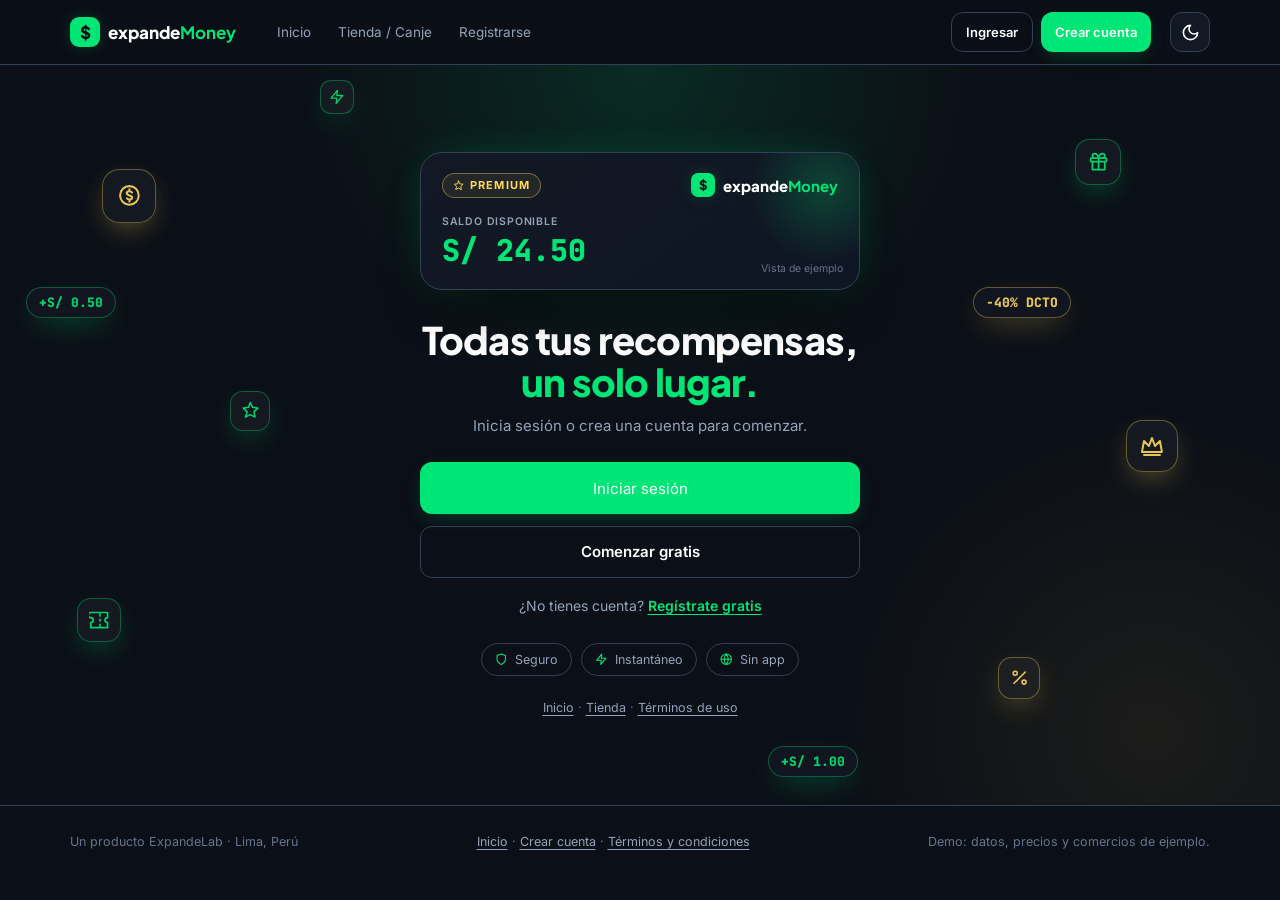
<file: login.html>
<!DOCTYPE html>
<html lang="es">
<head>
<script>try{if(localStorage.em_theme==="light")document.documentElement.dataset.theme="light"}catch(e){}</script><meta charset="UTF-8"><meta name="viewport" content="width=device-width, initial-scale=1.0"><title>Ingresar &#x2014; expandeMoney</title><meta name="description" content="Todas tus recompensas, un solo lugar. Inicia sesi&#xF3;n o crea tu cuenta gratis en expandeMoney."><meta name="theme-color" content="#0b0f17"><meta name="color-scheme" content="dark"><link rel="icon" href="data:image/svg+xml,%3Csvg xmlns=%27http://www.w3.org/2000/svg%27 viewBox=%270 0 32 32%27%3E%3Crect width=%2732%27 height=%2732%27 rx=%278%27 fill=%27%2300e676%27/%3E%3Ctext x=%2716%27 y=%2722.5%27 font-size=%2719%27 font-weight=%27800%27 text-anchor=%27middle%27 fill=%27%230b0f17%27 font-family=%27Arial,sans-serif%27%3E%24%3C/text%3E%3C/svg%3E"><link rel="preconnect" href="https://fonts.googleapis.com"><link rel="preconnect" href="https://fonts.gstatic.com" crossorigin><link href="https://fonts.googleapis.com/css2?family=Inter:wght@400;500;600;700&family=JetBrains+Mono:wght@500;700;800&family=Plus+Jakarta+Sans:wght@700;800&display=swap" rel="stylesheet"><style>/* expandeMoney \B7  estilos compartidos (tokens, navegaci\F3 n, componentes, modal) */
:root{
  --bg:#0b0f17;--bg-alt:#0d1220;--surface:#121824;--slate:#1e293b;--bd:#334155;
  --em:#00e676;--em-d:#00c764;--em-soft:rgba(0,230,118,.12);--em-glow:rgba(0,230,118,.35);
  --gold:#F5C542;--gold-b:#FFD95A;
  --text:#ffffff;--dim:#94a3b8;--faint:#64748b;--err:#ff6b6b;
  --w:255,255,255;--r-md:12px;--r-lg:18px;--pill:999px;
}
*,*::before,*::after{box-sizing:border-box;margin:0;padding:0}
html{scroll-behavior:smooth;-webkit-text-size-adjust:100%}
body.em{background:var(--bg);color:var(--text);font:15px/1.55 'Inter',system-ui,sans-serif;-webkit-font-smoothing:antialiased;overflow-x:hidden;min-height:100vh}
.em a{color:inherit;text-decoration:none}
.em button{font:inherit;color:inherit}
.em h1,.em h2,.em h3{font-family:'Plus Jakarta Sans','Inter',sans-serif}
.mono{font-family:'JetBrains Mono',ui-monospace,monospace}
.wrap{max-width:1180px;margin:0 auto;padding:0 1.25rem}
.i{width:1em;height:1em;stroke:currentColor;fill:none;stroke-width:2;stroke-linecap:round;stroke-linejoin:round;vertical-align:-.14em;flex:none}
.emc{color:var(--em)}
.sr{position:absolute;width:1px;height:1px;overflow:hidden;clip:rect(0 0 0 0);white-space:nowrap}
.em :focus-visible{outline:2px solid var(--em);outline-offset:2px}

/* ===== NAV COMPARTIDA ===== */
.enav{position:sticky;top:0;z-index:40;background:rgba(11,15,23,.88);backdrop-filter:blur(14px);-webkit-backdrop-filter:blur(14px);border-bottom:1px solid var(--bd)}
.enav .wrap{display:flex;align-items:center;gap:1.2rem;min-height:64px}
.logo{display:flex;align-items:center;gap:8px;font:800 17px 'Plus Jakarta Sans',sans-serif;white-space:nowrap}
.logo i{width:30px;height:30px;border-radius:9px;background:var(--em);display:grid;place-items:center;color:var(--bg);font-style:normal;box-shadow:0 0 18px -4px var(--em-glow)}
.logo b{color:var(--em)}
.enl{display:flex;gap:.2rem;margin-left:.6rem}
.enl a{padding:8px 12px;border-radius:10px;font-size:13.5px;color:var(--dim);transition:color .2s,background .2s;white-space:nowrap}
.enl a:hover{color:var(--text);background:rgba(var(--w),.05)}
.enl a[aria-current=page]{color:var(--em);background:var(--em-soft)}
.eauth{margin-left:auto;display:flex;align-items:center;gap:.5rem}
.walchip{display:flex;flex-direction:column;border:1px solid var(--bd);background:var(--surface);border-radius:12px;padding:4px 12px;line-height:1.15;transition:border-color .2s}
.walchip:hover{border-color:var(--em)}
.walchip small{font-size:9.5px;letter-spacing:.7px;text-transform:uppercase;color:var(--dim);font-weight:600}
.walchip b{font:800 14px 'JetBrains Mono',monospace;color:var(--em)}
.burger{display:none;width:44px;height:44px;border-radius:12px;border:1px solid var(--bd);background:var(--surface);cursor:pointer;place-items:center;color:var(--text)}
.burger .i{font-size:20px}
.eauth .btn.sm{min-height:40px;padding:8px 14px;font-size:13px}
@media(max-width:900px){
  .enav .wrap{gap:.6rem}
  .burger{display:grid;order:3}
  .eauth{order:2}
  .enl{display:none;position:absolute;left:0;right:0;top:100%;flex-direction:column;gap:.2rem;margin:0;padding:.6rem 1rem 1rem;background:rgba(11,15,23,.98);border-bottom:1px solid var(--bd)}
  .enav.open .enl{display:flex}
  .enl a{padding:14px 12px;font-size:15px;min-height:48px;display:flex;align-items:center}
}
@media(max-width:520px){.eauth a.btn{display:none}.walchip small{display:none}}

/* ===== BOTONES / FORMS ===== */
.btn{position:relative;display:inline-flex;align-items:center;justify-content:center;gap:8px;border:0;border-radius:var(--r-md);padding:12px 20px;font:600 14px 'Inter',sans-serif;cursor:pointer;transition:transform .2s,background .2s,box-shadow .2s,border-color .2s;text-align:center;min-height:46px;white-space:nowrap}
.btn-e{background:var(--em);color:#04130b;box-shadow:0 6px 22px -8px var(--em-glow)}
.btn-e:hover{background:#33ff94;transform:translateY(-1px);box-shadow:0 10px 30px -8px var(--em-glow),0 0 0 1px rgba(0,230,118,.5)}
.btn-o{background:transparent;color:var(--text);border:1px solid var(--bd)}
.btn-o:hover{border-color:var(--em);color:var(--em)}
.btn-l{background:var(--slate);color:var(--dim);border:1px dashed var(--bd)}
.btn-l:hover{color:var(--text)}
.btn[disabled]{opacity:.6;cursor:not-allowed;transform:none}
.chip{flex:none;display:inline-flex;align-items:center;gap:7px;border:1px solid var(--bd);background:var(--surface);color:var(--dim);border-radius:var(--pill);padding:9px 15px;font:600 13px 'Inter',sans-serif;cursor:pointer;transition:all .2s;min-height:40px;white-space:nowrap}
.chip:hover{color:var(--text);border-color:var(--faint)}
.chip.on{background:var(--em);border-color:var(--em);color:#04130b;box-shadow:0 0 22px -6px var(--em-glow)}
.minp{width:100%;background:rgba(var(--w),.045);border:1px solid var(--bd);color:var(--text);border-radius:var(--r-md);padding:13px 14px;font:16px 'Inter',sans-serif;min-height:48px;transition:border-color .2s,box-shadow .2s,background .2s;color-scheme:dark}
.minp::placeholder{color:var(--faint)}
.minp:hover{border-color:var(--faint)}
.minp:focus{outline:none;border-color:var(--em);box-shadow:0 0 0 3px rgba(0,230,118,.16);background:rgba(var(--w),.07)}
select.minp{appearance:none;-webkit-appearance:none;padding-right:30px;background-image:linear-gradient(45deg,transparent 50%,var(--dim) 50%),linear-gradient(135deg,var(--dim) 50%,transparent 50%);background-position:calc(100% - 17px) 20px,calc(100% - 12px) 20px;background-size:5px 5px;background-repeat:no-repeat}
select.minp option{background:#121824;color:#fff}
input[type=date].minp{display:block;min-width:0;text-align:left;appearance:none;-webkit-appearance:none}
.fl{display:grid;gap:6px;margin-top:.9rem}.fl>label,.fl>.lb{font-size:12.5px;font-weight:600}
.fl>label i,.fl>.lb i{font-style:normal;color:var(--faint);font-weight:500}
.fl.bad .minp{border-color:var(--err);box-shadow:0 0 0 3px rgba(255,107,107,.12)}
.fl.ok .minp{border-color:rgba(0,230,118,.5)}
.err{display:none;color:var(--err);font-size:12px}.fl.bad .err{display:block}
.hintx{font-size:12px;color:var(--faint)}.hintx b{color:var(--em);font-family:'JetBrains Mono',monospace}
.fl.bad .hintx{display:none}
.ph{display:grid;grid-template-columns:auto 1fr;gap:8px}
.pre{display:flex;align-items:center;padding:0 13px;border:1px solid var(--bd);border-radius:var(--r-md);background:rgba(var(--w),.03);color:var(--dim);font:600 14px 'JetBrains Mono',monospace;min-height:48px}
.docrow{display:grid;grid-template-columns:132px 1fr;gap:8px}
.ferr{color:var(--err);font-size:12.5px;min-height:18px;margin-top:6px}
.chk{display:flex;gap:10px;align-items:flex-start;font-size:12.5px;color:var(--dim);cursor:pointer;margin-top:1rem}
.chk input{appearance:none;-webkit-appearance:none;flex:none;width:22px;height:22px;border:1px solid var(--faint);border-radius:6px;background:rgba(var(--w),.04);display:grid;place-items:center;cursor:pointer;transition:all .2s}
.chk input:checked{background:var(--em);border-color:var(--em)}
.chk input:checked::after{content:"";width:5px;height:10px;border:solid #04130b;border-width:0 2px 2px 0;transform:rotate(45deg) translate(-1px,-1px)}
.fl.bad .chk{color:var(--err)}
.lnk{color:var(--em);text-decoration:underline;text-underline-offset:2px;background:none;border:0;cursor:pointer;font:inherit}
.fine{font-size:11.5px;color:var(--faint);text-align:center;margin-top:.7rem}
.draft{font-size:11.5px;color:#fcd34d;border:1px solid rgba(252,211,77,.35);border-radius:10px;padding:7px 10px;margin-top:.5rem;background:rgba(252,211,77,.06)}

/* ===== OVERLAY / MODAL / TOAST ===== */
.scrim{position:fixed;inset:0;background:rgba(5,8,13,.72);backdrop-filter:blur(3px);-webkit-backdrop-filter:blur(3px);z-index:50;opacity:0;pointer-events:none;transition:opacity .25s}
.scrim.on{opacity:1;pointer-events:auto}
.modal{position:fixed;left:50%;top:50%;transform:translate(-50%,-46%) scale(.97);width:min(480px,calc(100vw - 24px));max-height:calc(100vh - 24px);overflow-y:auto;background:var(--surface);border:1px solid var(--bd);border-radius:22px;z-index:70;opacity:0;pointer-events:none;transition:all .28s cubic-bezier(.2,.9,.3,1);box-shadow:0 40px 90px -30px #000,0 0 70px -34px var(--em-glow);color:var(--text)}
.modal.on{opacity:1;pointer-events:auto;transform:translate(-50%,-50%)}
.mh{display:flex;gap:12px;align-items:flex-start;padding:1.2rem 1.3rem .6rem}
.mh h2{font-size:19px;line-height:1.25}.mh small{color:var(--dim);font-size:12.5px;display:block;margin-top:3px}
.mh .x{margin-left:auto;flex:none}
.mb{padding:.4rem 1.3rem 1.3rem}.mb>.btn{width:100%;margin-top:1rem}
.x{width:40px;height:40px;border-radius:50%;border:1px solid var(--bd);background:var(--slate);color:var(--dim);display:grid;place-items:center;cursor:pointer;font-size:18px}
.x:hover{color:var(--text);border-color:var(--faint)}
.sum{border:1px solid var(--bd);border-radius:14px;overflow:hidden;margin-top:.6rem}
.sum div{display:flex;justify-content:space-between;gap:1rem;padding:10px 14px;font-size:14px;color:var(--dim)}
.sum div+div{border-top:1px solid var(--bd)}
.sum b{color:var(--text);font-family:'JetBrains Mono',monospace;font-weight:700}
.sum .save,.sum .save b{color:var(--em)}
.sum .tot{background:var(--em-soft);color:var(--text);font-weight:600}
.nb{display:flex;gap:10px;align-items:flex-start;border:1px solid rgba(0,230,118,.3);background:var(--em-soft);border-radius:12px;padding:10px 12px;font-size:12.5px;color:var(--dim);margin-top:.4rem}
.nb .i{color:var(--em);font-size:17px;margin-top:1px}.nb b{color:var(--text)}
.amts{display:grid;grid-template-columns:repeat(4,1fr);gap:.5rem;margin-top:.5rem}
.amts button{border:1px solid var(--bd);background:var(--bg);color:var(--text);border-radius:var(--r-md);padding:11px 4px;font:700 14px 'JetBrains Mono',monospace;cursor:pointer;min-height:46px;transition:all .2s}
.amts button:hover{border-color:var(--faint)}
.amts button.on{border-color:var(--em);background:var(--em-soft);color:var(--em);box-shadow:0 0 20px -8px var(--em-glow)}
.pms{display:grid;gap:.5rem;margin-top:.5rem}
.pm{display:flex;align-items:center;gap:12px;border:1px solid var(--bd);background:var(--bg);border-radius:var(--r-md);padding:11px 14px;cursor:pointer;font-size:14px;min-height:48px;transition:border-color .2s}
.pm:hover{border-color:var(--faint)}.pm:has(input:checked){border-color:var(--em);background:var(--em-soft)}
.pm input{accent-color:var(--em);width:18px;height:18px}.pm small{display:block;color:var(--dim);font-size:11.5px}
.tc{max-height:46vh;overflow-y:auto;border:1px solid var(--bd);border-radius:14px;padding:.2rem 1rem 1rem;background:var(--bg);margin-top:.5rem;-webkit-overflow-scrolling:touch;overscroll-behavior:contain}
.tc h3{font-size:14px;margin-top:1rem}.tc p{font-size:13px;color:var(--dim);margin-top:4px;line-height:1.55}
.okv{text-align:center}
.okv .ck{width:56px;height:56px;border-radius:50%;background:var(--em);color:#04130b;display:grid;place-items:center;margin:.4rem auto 10px;font-size:28px;box-shadow:0 0 0 9px rgba(0,230,118,.12),0 0 40px -6px var(--em-glow)}
.okv .qq{width:150px;height:150px;background:#fff;border-radius:14px;padding:9px;margin:1rem auto .4rem}.okv .qq svg{width:100%;height:100%;display:block}
.okv .code{font:800 17px 'JetBrains Mono',monospace;letter-spacing:1.5px;color:var(--em)}
.okv .two{display:grid;grid-template-columns:1fr 1fr;gap:.6rem;margin-top:1rem}.okv .two .btn{margin-top:0;width:100%}
#toast{position:fixed;left:50%;bottom:calc(20px + env(safe-area-inset-bottom));transform:translate(-50%,30px);opacity:0;pointer-events:none;z-index:90;background:var(--surface);border:1px solid rgba(0,230,118,.45);border-radius:18px;padding:11px 18px;font-size:13px;width:max-content;max-width:calc(100vw - 32px);transition:all .3s;text-align:center;box-shadow:0 10px 40px -10px rgba(0,0,0,.8),0 0 30px -12px var(--em-glow);color:var(--text)}
#toast.show{opacity:1;transform:translate(-50%,0)}
#tip{position:fixed;z-index:95;pointer-events:none;background:#0b0f17;border:1px solid var(--bd);border-radius:10px;padding:8px 11px;font-size:12px;color:var(--dim);max-width:240px;opacity:0;transition:opacity .15s;box-shadow:0 10px 30px -10px #000}
#tip.on{opacity:1}
.efoot{border-top:1px solid var(--bd);padding:1.6rem 0 2rem;color:var(--faint);font-size:12.5px}
.efoot .wrap{display:flex;justify-content:space-between;gap:1rem;flex-wrap:wrap}
.efoot a{color:var(--dim);text-decoration:underline;text-underline-offset:3px}.efoot a:hover{color:var(--em)}
.bump{animation:bump .5s}@keyframes bump{40%{transform:scale(1.12)}}
@media(max-width:560px){
  .wrap{padding:0 1rem}
  .modal{top:auto;bottom:0;left:0;width:100%;max-height:92dvh;border-radius:22px 22px 0 0;transform:translateY(40px)}.modal.on{transform:none}
  #toast{bottom:auto;top:calc(14px + env(safe-area-inset-top));transform:translate(-50%,-30px)}#toast.show{transform:translate(-50%,0)}
  .okv .two{grid-template-columns:1fr}
}
@media(prefers-reduced-motion:reduce){*,*::before,*::after{animation:none!important;transition:none!important}html{scroll-behavior:auto}}

/* ===== Tema claro ===== */
:root[data-theme=light]{--bg:#f3f5f8;--bg-alt:#e9edf2;--surface:#ffffff;--slate:#e6eaf0;--bd:#d3d9e3;--em:#00924b;--em-d:#007a3f;--em-soft:rgba(0,146,75,.10);--em-glow:rgba(0,146,75,.28);--gold:#c58a0a;--gold-b:#b7791f;--text:#0f172a;--dim:#475569;--faint:#64748b;--err:#d92d20;--w:15,23,42;color-scheme:light}
:root[data-theme=light] body.em{background:var(--bg);color:var(--text)}
:root[data-theme=light] .btn-e,:root[data-theme=light] .lp .btn-p,:root[data-theme=light] .cta:not(.ghost){color:#fff}
:root[data-theme=light] .enav{background:rgba(243,245,248,.88)}
:root[data-theme=light] .scrim{background:rgba(15,23,42,.45)}
:root[data-theme=light] .orb{opacity:.5}
.theme{display:grid;place-items:center;width:40px;height:40px;border-radius:12px;border:1px solid var(--bd);background:var(--surface);color:var(--text);cursor:pointer;flex:none;transition:border-color .2s,transform .2s}
.theme:hover{border-color:var(--em);transform:translateY(-1px)}.theme .i{font-size:19px}
.theme .sun{display:none}:root[data-theme=light] .theme .sun{display:block}:root[data-theme=light] .theme .moon{display:none}
.btn.out{gap:6px}.btn.out .i{font-size:16px}
@media(max-width:520px){.btn.out .olb,.rlb{display:none}.btn.out{padding-inline:11px}}
</style>
<style>
.gate{min-height:calc(100vh - 64px - 96px);display:grid;place-items:center;padding:2.5rem 0;background:radial-gradient(560px circle at 50% 0,rgba(0,230,118,.13),transparent 62%),radial-gradient(520px circle at 90% 90%,rgba(245,197,66,.07),transparent 62%)}
.gate .box{width:100%;max-width:440px;margin:0 auto;text-align:center}
.mem{position:relative;text-align:left;border:1px solid var(--bd);background:linear-gradient(145deg,var(--surface),#0f1623);border-radius:22px;padding:1.2rem 1.3rem;box-shadow:0 30px 60px -30px #000,0 0 40px -14px var(--em-glow);overflow:hidden}
.mem::after{content:"";position:absolute;right:-40px;top:-40px;width:150px;height:150px;border-radius:50%;background:radial-gradient(circle,rgba(0,230,118,.22),transparent 70%)}
.mem .row1{display:flex;justify-content:space-between;align-items:center;gap:1rem;position:relative;z-index:1}
.mem .tag{display:inline-flex;align-items:center;gap:6px;font-size:11px;font-weight:700;letter-spacing:.8px;text-transform:uppercase;color:var(--gold-b);border:1px solid rgba(255,217,90,.4);background:rgba(255,217,90,.08);border-radius:var(--pill);padding:3px 10px}
.mem small.l{font-size:10.5px;letter-spacing:.8px;text-transform:uppercase;color:var(--dim);font-weight:600;display:block;margin-top:1rem;position:relative;z-index:1}
.mem .bal{font:800 30px 'JetBrains Mono',monospace;color:var(--em);position:relative;z-index:1}
.mem .ex{position:absolute;right:16px;bottom:12px;font-size:10.5px;color:var(--faint);z-index:1}
.gate h1{font-size:clamp(28px,6vw,38px);line-height:1.1;font-weight:800;letter-spacing:-.8px;margin-top:1.8rem}
.gate .lead{color:var(--dim);margin-top:.7rem}
.gate .go{margin-top:1.6rem;display:grid;gap:.7rem}
.gate .go .btn{min-height:52px;font-size:15px;width:100%}
.gate .or{color:var(--dim);font-size:14px;margin-top:1.1rem}.gate .or a{color:var(--em);font-weight:600;text-decoration:underline;text-underline-offset:3px}
.trust{display:flex;gap:.6rem;justify-content:center;flex-wrap:wrap;margin-top:1.6rem}
.trust span{display:inline-flex;align-items:center;gap:7px;font-size:12.5px;color:var(--dim);border:1px solid var(--bd);border-radius:var(--pill);padding:6px 13px}.trust .i{color:var(--em)}
.hi{display:none}.in .hi{display:block}.in .lo{display:none}
.sec{display:flex;gap:.6rem;justify-content:center;flex-wrap:wrap;margin-top:1rem}
.links{margin-top:1.4rem;font-size:12.5px;color:var(--faint)}.links a{color:var(--dim);text-decoration:underline;text-underline-offset:3px}.links a:hover{color:var(--em)}
.gate{position:relative;overflow:hidden}
.gate .wrap{position:relative;z-index:1}
.fx{position:absolute;inset:0;z-index:0;pointer-events:none;overflow:hidden}
.fx .o{position:absolute;left:var(--x);top:var(--y);transition:transform .5s cubic-bezier(.2,.9,.3,1)}
.fx .o>span{display:grid;place-items:center;width:var(--s);height:var(--s);border-radius:32%;color:var(--c);background:rgba(var(--w),.045);border:1px solid color-mix(in srgb,var(--c) 38%,transparent);box-shadow:0 10px 30px -10px color-mix(in srgb,var(--c) 55%,transparent);font-size:calc(var(--s)*.46);animation:fl var(--d) ease-in-out var(--dl) infinite;opacity:.9}
.fx .o.t>span{width:auto;height:auto;border-radius:var(--pill);padding:6px 12px;font:800 13px 'JetBrains Mono',monospace;background:rgba(18,24,36,.85)}
@keyframes fl{0%,100%{transform:translateY(0) rotate(var(--r))}50%{transform:translateY(-18px) rotate(calc(var(--r) * -1))}}
@media(max-width:700px){.fx .o.hm,.fx .o.t{display:none}.fx .o:nth-child(1){left:1%;top:80%}.fx .o:nth-child(2){left:86%;top:72%}.fx .o:nth-child(4){left:90%;top:36%}.fx .o>span{opacity:.4;width:calc(var(--s)*.8);height:calc(var(--s)*.8)}}
@media(prefers-reduced-motion:reduce){.fx .o>span{animation:none}.fx .o{transition:none}}
.box{animation:rise .7s cubic-bezier(.16,1,.3,1) both}@keyframes rise{from{opacity:0;transform:translateY(16px)}}
.mem{transition:transform .25s}
.mem .tag{letter-spacing:1.2px}
</style>
</head>
<body class="em" id="b">
<svg width="0" height="0" style="position:absolute" aria-hidden="true"><defs><symbol id="i-lock" viewBox="0 0 24 24"><rect x="3" y="11" width="18" height="11" rx="2"/><path d="M7 11V7a5 5 0 0110 0v4"/></symbol><symbol id="i-unlock" viewBox="0 0 24 24"><rect x="3" y="11" width="18" height="11" rx="2"/><path d="M7 11V7a5 5 0 019.9-1"/></symbol><symbol id="i-qr" viewBox="0 0 24 24"><rect x="3" y="3" width="7" height="7" rx="1"/><rect x="14" y="3" width="7" height="7" rx="1"/><rect x="3" y="14" width="7" height="7" rx="1"/><path d="M14 14h3v3h-3zM20 14v3M14 20h3M20 20h1"/></symbol><symbol id="i-search" viewBox="0 0 24 24"><circle cx="11" cy="11" r="7"/><path d="M21 21l-4.3-4.3"/></symbol><symbol id="i-info" viewBox="0 0 24 24"><circle cx="12" cy="12" r="10"/><path d="M12 16v-4M12 8h.01"/></symbol><symbol id="i-store" viewBox="0 0 24 24"><path d="M3 9l1-5h16l1 5M3 9v11h18V9M3 9a3 3 0 006 0 3 3 0 006 0 3 3 0 006 0M9 20v-6h6v6"/></symbol><symbol id="i-wallet" viewBox="0 0 24 24"><path d="M20 12V8H6a2 2 0 010-4h12v4M4 6v12a2 2 0 002 2h14v-4M18 12a2 2 0 000 4h4v-4z"/></symbol><symbol id="i-crown" viewBox="0 0 24 24"><path d="M2 18l2-11 5 5 3-8 3 8 5-5 2 11zM4 21h16"/></symbol><symbol id="i-medal" viewBox="0 0 24 24"><path d="M7.2 2h9.6l2.2 6H5zM12 22a6 6 0 100-12 6 6 0 000 12z"/></symbol><symbol id="i-bolt" viewBox="0 0 24 24"><path d="M13 2L3 14h9l-1 8 10-12h-9z"/></symbol><symbol id="i-x" viewBox="0 0 24 24"><path d="M18 6L6 18M6 6l12 12"/></symbol><symbol id="i-reset" viewBox="0 0 24 24"><path d="M3 12a9 9 0 109-9 9 9 0 00-6.7 3L3 8M3 3v5h5"/></symbol><symbol id="i-shield" viewBox="0 0 24 24"><path d="M12 22s8-4 8-10V5l-8-3-8 3v7c0 6 8 10 8 10z"/></symbol><symbol id="i-globe" viewBox="0 0 24 24"><circle cx="12" cy="12" r="10"/><path d="M2 12h20M12 2a15 15 0 010 20M12 2a15 15 0 000 20"/></symbol><symbol id="i-play" viewBox="0 0 24 24"><circle cx="12" cy="12" r="10"/><path d="M10 8l6 4-6 4z"/></symbol><symbol id="i-pin" viewBox="0 0 24 24"><path d="M20 10c0 6-8 12-8 12S4 16 4 10a8 8 0 0116 0z"/><circle cx="12" cy="10" r="3"/></symbol><symbol id="i-check" viewBox="0 0 24 24"><circle cx="12" cy="12" r="10"/><path d="M8 12l3 3 5-6"/></symbol><symbol id="i-tag" viewBox="0 0 24 24"><path d="M20 12l-8 8-9-9V3h8zM7.5 7.5h.01"/></symbol><symbol id="i-card" viewBox="0 0 24 24"><rect x="2" y="5" width="20" height="14" rx="2"/><path d="M2 10h20"/></symbol><symbol id="i-link" viewBox="0 0 24 24"><path d="M10 13a5 5 0 007 0l3-3a5 5 0 00-7-7l-1 1M14 11a5 5 0 00-7 0l-3 3a5 5 0 007 7l1-1"/></symbol><symbol id="i-users" viewBox="0 0 24 24"><path d="M17 21v-2a4 4 0 00-4-4H5a4 4 0 00-4 4v2M9 11a4 4 0 100-8 4 4 0 000 8zM23 21v-2a4 4 0 00-3-3.9M16 3.1a4 4 0 010 7.8"/></symbol><symbol id="i-repeat" viewBox="0 0 24 24"><path d="M17 1l4 4-4 4M3 11V9a4 4 0 014-4h14M7 23l-4-4 4-4M21 13v2a4 4 0 01-4 4H3"/></symbol><symbol id="i-bell" viewBox="0 0 24 24"><path d="M6 8a6 6 0 0112 0c0 7 3 9 3 9H3s3-2 3-9M10.3 21a1.94 1.94 0 003.4 0"/></symbol><symbol id="i-chev" viewBox="0 0 24 24"><path d="M6 9l6 6 6-6"/></symbol><symbol id="i-arrow" viewBox="0 0 24 24"><path d="M5 12h14M13 5l7 7-7 7"/></symbol><symbol id="i-ticket" viewBox="0 0 24 24"><path d="M2 9a3 3 0 010-6h20v6a3 3 0 000 6v6H2v-6a3 3 0 000-6zM13 5v2M13 17v2M13 11v2"/></symbol><symbol id="i-car" viewBox="0 0 24 24"><path d="M5 17H3v-5l2-5h14l2 5v5h-2M5 17a2 2 0 104 0M15 17a2 2 0 104 0M9 17h6M3 12h18"/></symbol><symbol id="i-laptop" viewBox="0 0 24 24"><rect x="3" y="4" width="18" height="12" rx="2"/><path d="M2 20h20"/></symbol><symbol id="i-star" viewBox="0 0 24 24"><path d="M12 2l3.1 6.3 6.9 1-5 4.9 1.2 6.8-6.2-3.3-6.2 3.3L8 14.2 3 9.3l6.9-1z"/></symbol><symbol id="i-game" viewBox="0 0 24 24"><rect x="2" y="6" width="20" height="12" rx="4"/><path d="M6 12h4M8 10v4M15 11h.01M18 13h.01"/></symbol><symbol id="i-fork" viewBox="0 0 24 24"><path d="M7 2v7a3 3 0 003 3v10M4 2v7M10 2v7M17 22V2c-2 1-4 4-4 8s2 5 4 5"/></symbol><symbol id="i-copy" viewBox="0 0 24 24"><rect x="9" y="9" width="13" height="13" rx="2"/><path d="M5 15H4a2 2 0 01-2-2V4a2 2 0 012-2h9a2 2 0 012 2v1"/></symbol><symbol id="i-menu" viewBox="0 0 24 24"><path d="M3 6h18M3 12h18M3 18h18"/></symbol><symbol id="i-plus" viewBox="0 0 24 24"><path d="M12 5v14M5 12h14"/></symbol><symbol id="i-coin" viewBox="0 0 24 24"><circle cx="12" cy="12" r="9"/><path d="M14.5 9.2A2.8 2.2 0 0012 8c-1.4 0-2.6.8-2.6 2s1.1 1.6 2.6 2 2.6.8 2.6 2-1.2 2-2.6 2a2.8 2.2 0 01-2.5-1.2M12 6v2M12 16v2"/></symbol><symbol id="i-gift" viewBox="0 0 24 24"><rect x="3" y="8" width="18" height="4" rx="1"/><path d="M12 8v13M5 12v9h14v-9M7.5 8a2.5 2.5 0 010-5C11 3 12 8 12 8s1-5 4.5-5a2.5 2.5 0 010 5"/></symbol><symbol id="i-percent" viewBox="0 0 24 24"><path d="M19 5L5 19"/><circle cx="6.5" cy="6.5" r="2.5"/><circle cx="17.5" cy="17.5" r="2.5"/></symbol><symbol id="i-trend" viewBox="0 0 24 24"><path d="M22 7l-8.5 8.5-5-5L2 17M16 7h6v6"/></symbol><symbol id="i-heart" viewBox="0 0 24 24"><path d="M20.8 4.6a5.5 5.5 0 00-7.8 0L12 5.7l-1-1.1a5.5 5.5 0 00-7.8 7.8l1 1.1L12 21l7.8-7.5 1-1.1a5.5 5.5 0 000-7.8z"/></symbol><symbol id="i-sun" viewBox="0 0 24 24"><circle cx="12" cy="12" r="4"/><path d="M12 2v2M12 20v2M4.9 4.9l1.4 1.4M17.7 17.7l1.4 1.4M2 12h2M20 12h2M4.9 19.1l1.4-1.4M17.7 6.3l1.4-1.4"/></symbol><symbol id="i-moon" viewBox="0 0 24 24"><path d="M12 3a6 6 0 009 9 9 9 0 11-9-9z"/></symbol><symbol id="i-logout" viewBox="0 0 24 24"><path d="M9 21H5a2 2 0 01-2-2V5a2 2 0 012-2h4M16 17l5-5-5-5M21 12H9"/></symbol><symbol id="i-left" viewBox="0 0 24 24"><path d="M19 12H5M12 19l-7-7 7-7"/></symbol></defs></svg>
<header class="enav"><div class="wrap"><a class="logo" href="index.html"><i>$</i><span>expande<b>Money</b></span></a><nav class="enl" id="enl" aria-label="Principal"><a href="index.html">Inicio</a><a href="shop.html">Tienda / Canje</a><a href="signup.html">Registrarse</a></nav><div class="eauth" id="eauth"></div><button class="theme" type="button" data-theme-toggle aria-label="Cambiar a versi&oacute;n clara" aria-pressed="false"><svg class="i moon" aria-hidden="true"><use href="#i-moon"/></svg><svg class="i sun" aria-hidden="true"><use href="#i-sun"/></svg></button><button class="burger" type="button" aria-expanded="false" aria-controls="enl" aria-label="Abrir men&uacute;"><svg class="i" aria-hidden="true"><use href="#i-menu"/></svg></button></div></header>
<main class="gate"><div class="fx" id="fx" aria-hidden="true">
  <div class="o" data-d="14" style="--x:8%;--y:14%;--s:54px;--c:#FFD95A;--d:6s;--dl:0s;--r:-12deg"><span><svg class="i" aria-hidden="true"><use href="#i-coin"/></svg></span></div>
  <div class="o" data-d="22" style="--x:84%;--y:10%;--s:46px;--c:#00e676;--d:7s;--dl:.8s;--r:10deg"><span><svg class="i" aria-hidden="true"><use href="#i-gift"/></svg></span></div>
  <div class="o hm" data-d="10" style="--x:18%;--y:44%;--s:40px;--c:#00e676;--d:5.5s;--dl:.4s;--r:8deg"><span><svg class="i" aria-hidden="true"><use href="#i-star"/></svg></span></div>
  <div class="o" data-d="18" style="--x:88%;--y:48%;--s:52px;--c:#FFD95A;--d:6.5s;--dl:1.4s;--r:-8deg"><span><svg class="i" aria-hidden="true"><use href="#i-crown"/></svg></span></div>
  <div class="o hm" data-d="12" style="--x:6%;--y:72%;--s:44px;--c:#00e676;--d:7.5s;--dl:.2s;--r:14deg"><span><svg class="i" aria-hidden="true"><use href="#i-ticket"/></svg></span></div>
  <div class="o hm" data-d="20" style="--x:78%;--y:80%;--s:42px;--c:#FFD95A;--d:5.8s;--dl:1s;--r:-14deg"><span><svg class="i" aria-hidden="true"><use href="#i-percent"/></svg></span></div>
  <div class="o hm" data-d="8" style="--x:25%;--y:2%;--s:34px;--c:#00e676;--d:8s;--dl:1.8s;--r:6deg"><span><svg class="i" aria-hidden="true"><use href="#i-bolt"/></svg></span></div>
  <div class="o t" data-d="16" style="--x:2%;--y:30%;--c:#00e676;--d:6.2s;--dl:.6s;--r:-4deg"><span>+S/ 0.50</span></div>
  <div class="o t hm" data-d="12" style="--x:76%;--y:30%;--c:#FFD95A;--d:7s;--dl:1.2s;--r:4deg"><span>-40% DCTO</span></div>
  <div class="o t" data-d="14" style="--x:60%;--y:92%;--c:#00e676;--d:6.8s;--dl:.3s;--r:3deg"><span>+S/ 1.00</span></div>
</div>
<div class="wrap"><div class="box">
  <div class="mem" aria-label="Vista de ejemplo de tu billetera">
    <div class="row1"><span class="tag"><svg class="i" aria-hidden="true"><use href="#i-star"/></svg> <span id="m-tier">PREMIUM</span></span><span class="logo" style="font-size:15px"><i style="width:24px;height:24px;border-radius:7px;font-size:13px">$</i><span>expande<b>Money</b></span></span></div>
    <small class="l" id="m-l">Saldo disponible</small><div class="bal" id="m-bal">S/ 24.50</div><span class="ex" id="m-ex">Vista de ejemplo</span>
  </div>
  <div class="lo">
    <h1>Todas tus recompensas, <span style="color:var(--em)">un solo lugar.</span></h1>
    <p class="lead">Inicia sesi&oacute;n o crea una cuenta para comenzar.</p>
    <div class="go"><button class="btn btn-e" type="button" data-login>Iniciar sesi&oacute;n</button><a class="btn btn-o" href="signup.html">Comenzar gratis</a></div>
    <p class="or">&iquest;No tienes cuenta? <a href="signup.html">Reg&iacute;strate gratis</a></p>
  </div>
  <div class="hi">
    <h1>Hola, <span style="color:var(--em)" id="hi-name"></span></h1>
    <p class="lead">Tu billetera est&aacute; lista. Canjea cupones con tu saldo o revisa tu tarjeta de nivel.</p>
    <div class="go"><a class="btn btn-e" href="dashboard.html">Ir a Mi Billetera <svg class="i" aria-hidden="true"><use href="#i-arrow"/></svg></a><a class="btn btn-o" href="shop.html">Ver cupones y canjear</a></div>
    <div class="sec"><a class="btn btn-l" href="panel.html">Soy comercio: abrir panel</a><button class="btn btn-l" type="button" data-logout>Cerrar sesi&oacute;n</button></div>
  </div>
  <div class="trust"><span><svg class="i" aria-hidden="true"><use href="#i-shield"/></svg> Seguro</span><span><svg class="i" aria-hidden="true"><use href="#i-bolt"/></svg> Instant&aacute;neo</span><span><svg class="i" aria-hidden="true"><use href="#i-globe"/></svg> Sin app</span></div>
  <p class="links"><a href="index.html">Inicio</a> &middot; <a href="shop.html">Tienda</a> &middot; <a href="#" data-terms>T&eacute;rminos de uso</a></p>
</div></div></main>
<footer class="efoot"><div class="wrap"><span>Un producto ExpandeLab &middot; Lima, Per&uacute;</span><span><a href="index.html">Inicio</a> &middot; <a href="signup.html">Crear cuenta</a> &middot; <a href="#" data-terms>T&eacute;rminos y condiciones</a></span><span>Demo: datos, precios y comercios de ejemplo.</span></div></footer>
<script>/* expandeMoney \u00b7 n\u00facleo compartido: estado, reglas, cat\u00e1logo, navegaci\u00f3n y modales (login, recarga, t\u00e9rminos) */
(function(){
"use strict";
const $=(s,r=document)=>r.querySelector(s),$$=(s,r=document)=>[...r.querySelectorAll(s)];
const EM=window.EM={$,$$};
EM.reduce=matchMedia('(prefers-reduced-motion:reduce)').matches;
const reduce=EM.reduce;

/* ---------- utilidades ---------- */
EM.money=n=>'S/ '+(Math.round(n*100)/100).toFixed(2);
EM.norm=s=>String(s).normalize('NFD').replace(/[\u0300-\u036f]/g,'').toLowerCase().trim();
EM.esc=s=>String(s).replace(/[&<>"']/g,c=>({'&':'&amp;','<':'&lt;','>':'&gt;','"':'&quot;',"'":'&#39;'}[c]));
EM.ic=(n,c='')=>`<svg class="i ${c}" aria-hidden="true"><use href="#i-${n}"/></svg>`;
EM.fdate=ts=>new Date(ts).toLocaleDateString('es-PE',{day:'2-digit',month:'short',year:'numeric'});
EM.newCode=()=>'EXP-'+Math.random().toString(36).slice(2,8).toUpperCase();
const {money,esc,ic,fdate}=EM;
EM.qr=function(code){let h=0;for(const c of code)h=(h*131+c.charCodeAt(0))>>>0;let s=h,r='';const n=11,c=100/n;
  for(let y=0;y<n;y++)for(let x=0;x<n;x++){s=(s*1103515245+12345)>>>0;const k=(x<3&&y<3)||(x>n-4&&y<3)||(x<3&&y>n-4);if(k||(s>>16)%2)r+=`<rect x="${x*c}" y="${y*c}" width="${c}" height="${c}"/>`}
  return `<svg viewBox="0 0 100 100" role="img" aria-label="C\u00f3digo QR ${esc(code)}"><g fill="#0b0f17">${r}</g></svg>`};
EM.animNum=function(el,to,bump=true){if(!el)return;const from=parseFloat(el.dataset.v||'0'),t0=performance.now(),d=reduce?0:650;el.dataset.v=to;
  if(bump&&!reduce&&from!==to){el.classList.remove('bump');void el.offsetWidth;el.classList.add('bump')}
  (function step(n){const p=d?Math.min(1,(n-t0)/d):1,e=1-Math.pow(1-p,3);el.textContent=money(from+(to-from)*e);if(p<1)requestAnimationFrame(step)})(t0)};
let tt;EM.toast=function(m){let t=$('#toast');if(!t)return;t.textContent=m;t.classList.add('show');clearTimeout(tt);tt=setTimeout(()=>t.classList.remove('show'),3000)};
let ac;EM.ensureAudio=function(){try{ac=ac||new(window.AudioContext||window.webkitAudioContext)();if(ac.state==='suspended')ac.resume()}catch(e){}};
EM.chime=function(big){if(!EM.S.snd)return;try{EM.ensureAudio();if(!ac)return;(big?[[660,0],[880,.1],[1318.5,.2]]:[[880,0],[1318.5,.1]]).forEach(([f,d])=>{const o=ac.createOscillator(),g=ac.createGain();o.type='sine';o.frequency.value=f;const t=ac.currentTime+d;g.gain.setValueAtTime(0,t);g.gain.linearRampToValueAtTime(.06,t+.02);g.gain.exponentialRampToValueAtTime(.0001,t+.5);o.connect(g);g.connect(ac.destination);o.start(t);o.stop(t+.55)})}catch(e){}};
EM.buzz=n=>{try{navigator.vibrate&&navigator.vibrate(n)}catch(e){}};

/* ---------- reglas (fuente \u00fanica) ---------- */
EM.R={CARD:10,RATE:[.5,.7,1],CAP:.4,MINPCT:.1}; /* RATE: saldo por consumo seg\u00fan nivel (Bronce, Plata, Oro). Bronce/Plata quedan bloqueados hasta completar 10 consumos; Oro es disponible al instante */
EM.r2=n=>Math.round(n*100)/100;
EM.reward=t=>EM.r2(EM.R.CARD*EM.R.RATE[Math.min(t,1)]);
EM.blocked=w=>{const t=EM.tierOf(w.life);return t===2?0:EM.r2(w.visits*EM.R.RATE[t])};
EM.TIERS=['Bronce','Plata','Oro'];
EM.tierOf=v=>v>=30?2:v>=10?1:0;

/* ---------- cat\u00e1logo (demo) ---------- */
EM.SHOPS={
 casa:['Casa Vino & Mesa','CV','#86efac'],cafe:['Caf\u00e9 Altura','CA','#fcd34d'],flow:['Studio Flow','SF','#7dd3fc'],vital:['Cl\u00ednica Vital','CL','#fda4af'],
 aura:['Spa Aura','SA','#f0abfc'],nova:['Academia Nova','AN','#a5b4fc'],auto:['AutoSpa Premium','AP','#00e676'],lubri:['Lubricentro R\u00e1pido','LR','#fdba74'],
 barber:['Barber Club','BC','#d4d4d8'],tecno:['TecnoPlus','TP','#7dd3fc'],gamer:['Gamer Hub','GH','#c4b5fd'],nonna:['Pizzer\u00eda Nonna','PN','#fca5a5']};
EM.OFFERS=[
 {id:1,m:'casa',cat:'Gastronom\u00eda',t:'Cata de Vinos: 4 etiquetas + tabla',loc:'Barranco, Lima',list:200,price:110,img:'vino',pos:'42% 50%'},
 {id:2,m:'cafe',cat:'Gastronom\u00eda',t:'Masterclass de Barismo',loc:'Miraflores, Lima',list:150,price:90,img:'barismo',pos:'62% 50%'},
 {id:3,m:'flow',cat:'Estilo de Vida',t:'Pack de 4 clases de Pilates',loc:'Surco, Lima',list:180,price:99,img:'pilates',pos:'38% 50%'},
 {id:4,m:'vital',cat:'Salud',t:'Chequeo preventivo integral',loc:'San Isidro, Lima',list:260,price:156,img:'salud',pos:'60% 50%'},
 {id:5,m:'aura',cat:'Estilo de Vida',t:'Facial + spa de manos',loc:'Surco, Lima',list:170,price:102,img:'belleza',pos:'64% 50%'},
 {id:6,m:'nova',cat:'Educaci\u00f3n',t:'Taller de Excel para tu negocio',loc:'En vivo \u00b7 Online',list:220,price:121,img:'educ',pos:'58% 50%'},
 {id:7,m:'auto',cat:'Automotriz',t:'Lavado premium + encerado',loc:'San Borja, Lima',list:90,price:63,ic:'car',tile:'auto'},
 {id:8,m:'lubri',cat:'Automotriz',t:'Cambio de aceite + revisi\u00f3n de 21 puntos',loc:'Surco, Lima',list:160,price:112,ic:'car',tile:'auto'},
 {id:9,m:'barber',cat:'Estilo de Vida',t:'Corte cl\u00e1sico + arreglo de barba',loc:'Miraflores, Lima',list:70,price:49,ic:'star',tile:'est'},
 {id:10,m:'tecno',cat:'Tecnolog\u00eda',t:'Limpieza y mantenimiento de laptop',loc:'Lima Centro',list:120,price:78,ic:'laptop',tile:'tec'},
 {id:11,m:'gamer',cat:'Tecnolog\u00eda',t:'Cabina gamer premium \u00b7 3 horas',loc:'San Miguel, Lima',list:60,price:39,ic:'game',tile:'tec'},
 {id:12,m:'nonna',cat:'Gastronom\u00eda',t:'Cena para 2: pizza + pasta + bebidas',loc:'Barranco, Lima',list:140,price:84,ic:'fork',tile:'gas'}];
EM.OFFERS.forEach(o=>{o.dc=Math.round((1-o.price/o.list)*100);o.max=Math.floor(o.price*EM.R.CAP);o.min=Math.max(2,Math.ceil(o.price*EM.R.MINPCT))});
EM.CATS=['Todas','Gastronom\u00eda','Automotriz','Estilo de Vida','Tecnolog\u00eda','Salud','Educaci\u00f3n'];

/* ---------- estado persistente (compartido entre p\u00e1ginas) ---------- */
const KEY='em_site_v1';
const DEF=()=>({auth:false,user:null,disp:0,lock:0,visits:0,life:0,coupons:[],log:[],terms:null,snd:true});
const S=EM.S=DEF();
function load(){try{const r=JSON.parse(localStorage.getItem(KEY)||'null');if(r&&typeof r.disp==='number'){Object.keys(S).forEach(k=>delete S[k]);Object.assign(S,DEF(),r)}}catch(e){}}
load();
const subs=[];EM.on=fn=>subs.push(fn);
const emit=()=>subs.forEach(f=>{try{f()}catch(e){}});
EM.save=function(){try{localStorage.setItem(KEY,JSON.stringify(S))}catch(e){}renderAuth();emit()};
addEventListener('storage',e=>{if(e.key===KEY){load();renderAuth();emit()}});
EM.reset=function(){Object.keys(S).forEach(k=>delete S[k]);Object.assign(S,DEF());EM.save()};
EM.logAdd=function(k,a,l){S.log.unshift({t:Date.now(),k,a,l});S.log=S.log.slice(0,60)};
EM.seedDemo=function(phone){Object.assign(S,{user:{name:'Carlos',phone,code:EM.newCode(),demo:true,createdAt:Date.now()},disp:5,lock:3,visits:6,life:6,coupons:[],log:[]})};

EM.createAccount=function(d){Object.assign(S,{auth:true,user:Object.assign({},d,{code:EM.newCode(),createdAt:Date.now()}),disp:0,lock:0,visits:0,life:0,coupons:[],log:[]});EM.acceptTerms();EM.save();return S.user};

/* visita registrada por un comercio (w = billetera con visits/life/lock/disp) */
EM.applyVisit=function(w,log){
  const R=EM.R,ev=[],t0=EM.tierOf(w.life),rate=R.RATE[t0];w.life++;
  if(t0===2){w.disp=EM.r2(w.disp+rate);log&&EM.logAdd('in',rate,'Cashback Oro al instante');ev.push({k:'oro',a:rate,m:`+${money(rate)} disponibles al instante (Oro)`});return ev}
  w.visits++;ev.push({k:'abono',a:rate,m:`+${money(rate)} bloqueados`});
  if(w.visits>=R.CARD){const rew=EM.reward(t0);w.disp=EM.r2(w.disp+rew);w.lock=0;w.visits=0;log&&EM.logAdd('in',rew,'Tarjeta completa: saldo liberado');
    ev.push({k:'tarjeta',a:rew,m:`\u00a1Tarjeta completa! Liberaste ${money(rew)}`})}
  const t1=EM.tierOf(w.life);
  if(t1>t0){if(t1===2&&w.visits>0){const p=EM.r2(w.visits*rate);w.disp=EM.r2(w.disp+p);w.visits=0;log&&EM.logAdd('in',p,'Saldo bloqueado liberado al llegar a Oro');ev.push({k:'lvl',a:0,m:`Liberaste ${money(p)} bloqueados`})}
    ev.push({k:'lvl',a:0,m:'Subiste a nivel '+EM.TIERS[t1]})}
  w.lock=EM.blocked(w);return ev};

/* ---------- t\u00e9rminos y condiciones (borrador: requiere revisi\u00f3n legal) ---------- */
EM.TERMS_V='1.0';
EM.TERMS=[
 ['1. Qu\u00e9 es tu billetera principal','La billetera principal de expandeMoney es un saldo prepago en soles (S/) que se usa \u00fanicamente dentro de la red de comercios aliados de la plataforma. [RAZ\u00d3N SOCIAL] con RUC [RUC] es la entidad responsable del servicio.'],
 ['2. C\u00f3mo se fondea','Tu saldo disponible se compone de: (a) recargas directas que t\u00fa realizas con los medios de pago habilitados, y (b) saldo liberado por tu tarjeta de fidelidad (cashback y premios por nivel). El saldo bloqueado por nivel no se puede usar hasta que completes las visitas requeridas.'],
 ['3. El saldo NO es retirable','El saldo de tu billetera no puede retirarse ni transferirse a una cuenta bancaria, billetera digital, tarjeta ni entregarse en efectivo. Tampoco puede transferirse a otros usuarios. Solo puede usarse para comprar cupones o pagar directamente en los comercios aliados.'],
 ['4. D\u00f3nde y c\u00f3mo se usa','Puedes usar tu saldo disponible en cualquier comercio aliado de dos formas: (a) canjeando un cup\u00f3n con descuento y pagando el resto en el local, o (b) con compra directa, pagando el total con tu saldo. Los cupones y compras son personales y se validan mediante tu c\u00f3digo QR.'],
 ['5. Recargas','La recarga m\u00ednima es de S/ 10 y la m\u00e1xima de S/ [M\u00c1XIMO] por operaci\u00f3n. Una vez acreditada, la recarga pasa a ser saldo de consumo y queda sujeta a la regla de no retiro del punto 3. [CONDICIONES DE COMISIONES, SI APLICAN].'],
 ['6. Cupones no usados, vencidos o cancelados','Si un cup\u00f3n vence sin uso o es cancelado por el comercio o por la plataforma, el saldo que aplicaste regresa a tu billetera principal como saldo disponible, no como dinero en efectivo. Los cupones no son canjeables por dinero.'],
 ['7. Vigencia del saldo','[DEFINIR PLAZO DE VIGENCIA DEL SALDO Y AVISOS PREVIOS AL VENCIMIENTO].'],
 ['8. Datos personales','Para crear tu cuenta y proteger tu saldo usamos tus datos de identidad y contacto conforme a nuestra Pol\u00edtica de Privacidad [ENLACE]. No compartimos tu documento de identidad con los comercios.'],
 ['9. Reclamos y soporte','Puedes escribirnos a [CORREO / WHATSAPP DE SOPORTE]. Atenderemos tus reclamos en los plazos que establece la normativa aplicable.'],
 ['10. Cambios a estos t\u00e9rminos','Podemos actualizar estos t\u00e9rminos. Te avisaremos antes de que cambien y te pediremos aceptar la nueva versi\u00f3n para seguir recargando saldo. Versi\u00f3n vigente: '+EM.TERMS_V+'.']];
EM.hasTerms=()=>!!(S.terms&&S.terms.v===EM.TERMS_V);
EM.acceptTerms=()=>{S.terms={v:EM.TERMS_V,ts:Date.now()}};

/* ---------- modal \u00fanico ---------- */
let lastFocus=null,curView=null,termsBack=null,pending=null;
const M=EM.modal={};
function ensureDom(){
  if(!$('#scrim')){const s=document.createElement('div');s.id='scrim';s.className='scrim';document.body.appendChild(s);s.addEventListener('click',()=>M.close())}
  if(!$('#modal')){const m=document.createElement('div');m.id='modal';m.className='modal';m.setAttribute('role','dialog');m.setAttribute('aria-modal','true');m.setAttribute('aria-labelledby','mtitle');m.setAttribute('aria-hidden','true');document.body.appendChild(m)}
  if(!$('#toast')){const t=document.createElement('div');t.id='toast';t.setAttribute('role','status');t.setAttribute('aria-live','polite');document.body.appendChild(t)}
  if(!$('#tip')){const t=document.createElement('div');t.id='tip';t.setAttribute('role','tooltip');document.body.appendChild(t)}
}
M.scrim=on=>{$('#scrim').classList.toggle('on',on);document.body.style.overflow=on?'hidden':''};
M.set=function(html,focusSel){const m=$('#modal');m.innerHTML=html;m.scrollTop=0;const f=(focusSel&&$(focusSel,m))||$('.btn-e',m)||$('.minp',m)||$('.x',m);setTimeout(()=>f&&f.focus&&f.focus(),60)};
M.open=function(html){lastFocus=document.activeElement;const m=$('#modal');m.classList.add('on');m.setAttribute('aria-hidden','false');M.scrim(true);M.set(html)};
M.show=function(fn,focusSel){curView=fn;const html=fn();if($('#modal').classList.contains('on'))M.set(html,focusSel);else M.open(html)};
M.close=function(){const m=$('#modal');if(!m||!m.classList.contains('on'))return;m.classList.remove('on');m.setAttribute('aria-hidden','true');curView=null;M.scrim(false);lastFocus&&lastFocus.focus&&lastFocus.focus()};
M.isOpen=()=>$('#modal').classList.contains('on');
EM.XBTN=`<button class="x" type="button" data-close aria-label="Cerrar">${ic('x')}</button>`;
const XBTN=EM.XBTN;

/* ---------- T\u00e9rminos ---------- */
const LG={step:1,phone:'',code:'',terms:false,err:''};
const RC={amt:50,method:'wallet',terms:false,err:'',busy:false};
const METHODS={wallet:['Billetera digital','Pago con QR'],card:['Tarjeta de d\u00e9bito o cr\u00e9dito','Visa, Mastercard'],bank:['Transferencia bancaria','Confirmaci\u00f3n en minutos']};
function capture(){const g=id=>document.getElementById(id);
  if(g('lg-phone'))LG.phone=g('lg-phone').value;if(g('lg-code'))LG.code=g('lg-code').value;if(g('lg-terms'))LG.terms=g('lg-terms').checked;
  if(g('rc-terms'))RC.terms=g('rc-terms').checked;const cu=g('rc-custom');if(cu&&cu.value!=='')RC.amt=Math.round(+cu.value)||0;
  const pm=document.querySelector('input[name=pm]:checked');if(pm)RC.method=pm.value}
function termsHTML(){return `<div class="mh"><div><h2 id="mtitle">T\u00e9rminos y condiciones</h2><small>Billetera principal expandeMoney \u00b7 Versi\u00f3n ${EM.TERMS_V}</small></div>${XBTN}</div>
 <div class="mb"><div class="draft">Borrador de referencia. Los campos entre [corchetes] deben completarse y el texto debe ser revisado por tu asesor legal antes de publicarse.</div>
 <div class="tc" tabindex="0">${EM.TERMS.map(([h,p])=>`<h3>${esc(h)}</h3><p>${esc(p)}</p>`).join('')}</div>
 <button class="btn btn-e" type="button" data-termsback>${ic('check')} Entendido</button></div>`}
EM.showTerms=function(){capture();const back=M.isOpen()?curView:null;termsBack=back;M.show(termsHTML)};

/* ---------- Login ---------- */
function loginHTML(){const need=!EM.hasTerms()||!S.user;
  return `<div class="mh"><div><h2 id="mtitle">Ingresa a tu billetera</h2><small>Accede para canjear cupones o comprar directo con tu saldo.</small></div>${XBTN}</div><div class="mb">
  ${LG.step===1?`<div class="fl"><label for="lg-phone">Celular</label><div class="ph"><span class="pre" aria-hidden="true">+51</span><input class="minp" id="lg-phone" type="tel" inputmode="numeric" autocomplete="tel-national" maxlength="11" placeholder="987 654 321" value="${esc(LG.phone)}"></div></div>
   <div class="ferr" id="lg-err" role="alert">${LG.err}</div>
   <button class="btn btn-e" type="button" data-sendcode>Enviar c\u00f3digo</button>`
  :`<p class="hintx" style="margin-top:.4rem">Enviamos un c\u00f3digo a +51 ${esc(LG.phone)}. <button class="lnk" type="button" data-lg1>Cambiar n\u00famero</button></p>
   <div class="fl"><label for="lg-code">C\u00f3digo de 6 d\u00edgitos</label><input class="minp mono" id="lg-code" inputmode="numeric" autocomplete="one-time-code" maxlength="6" placeholder="\u2022\u2022\u2022\u2022\u2022\u2022" value="${esc(LG.code)}"></div>
   <p class="hintx" style="margin-top:6px">Demo: usa el c\u00f3digo <b>123456</b></p>
   ${need&&!EM.hasTerms()?`<label class="chk"><input type="checkbox" id="lg-terms" ${LG.terms?'checked':''}><span>Acepto los <button class="lnk" type="button" data-terms>T\u00e9rminos y condiciones</button> de la billetera, incluida la regla de que el saldo <b style="color:var(--text)">no es retirable</b>.</span></label>`:`<p class="hintx" style="margin-top:10px">Aceptaste los t\u00e9rminos v${S.terms?S.terms.v:EM.TERMS_V}${S.terms?' el '+fdate(S.terms.ts):''}.</p>`}
   <div class="ferr" id="lg-err" role="alert">${LG.err}</div>
   <button class="btn btn-e" type="button" data-dologin>Ingresar</button>`}
  <p class="fine">\u00bfA\u00fan no tienes cuenta? <a class="lnk" href="signup.html">Cr\u00e9ala gratis</a></p></div>`}
EM.openLogin=function(after){pending=after||null;LG.step=1;LG.err='';LG.code='';M.show(loginHTML,'#lg-phone')};
function doSend(){capture();const d=LG.phone.replace(/\D/g,'');
  if(!/^9\d{8}$/.test(d)){LG.err='Ingresa un celular peruano de 9 d\u00edgitos.';M.show(loginHTML,'#lg-phone');return}
  if(S.user&&!S.user.demo&&S.user.phone!==d){LG.err='Este celular no est\u00e1 registrado en este dispositivo. <a class="lnk" href="signup.html">Crea tu cuenta</a>.';M.show(loginHTML,'#lg-phone');return}
  LG.phone=d.replace(/(\d{3})(?=\d)/g,'$1 ').trim();LG.step=2;LG.err='';M.show(loginHTML,'#lg-code')}
function doLogin(){capture();
  if(LG.code.trim()!=='123456'){LG.err='C\u00f3digo incorrecto. En la demo usa 123456.';M.show(loginHTML,'#lg-code');return}
  if(!EM.hasTerms()&&!LG.terms){LG.err='Debes aceptar los t\u00e9rminos y condiciones para continuar.';M.show(loginHTML);return}
  if(!EM.hasTerms())EM.acceptTerms();
  if(!S.user)EM.seedDemo(LG.phone.replace(/\D/g,''));
  S.auth=true;EM.save();EM.chime();M.close();EM.toast('Bienvenido, '+S.user.name+'. Ya puedes canjear con tu saldo');
  const p=pending;pending=null;if(p)setTimeout(p,380)}
EM.logout=function(){S.auth=false;pending=null;EM.save();EM.toast('Sesi\u00f3n cerrada. Tus datos quedan guardados en este dispositivo.')};
EM.theme=()=>document.documentElement.dataset.theme==='light'?'light':'dark';
EM.setTheme=function(t,persist){const d=document.documentElement;if(t==='light')d.dataset.theme='light';else delete d.dataset.theme;
  if(persist!==false)try{localStorage.setItem('em_theme',t)}catch(x){}
  const m=document.querySelector('meta[name=theme-color]');if(m)m.content=t==='light'?'#f3f5f8':'#0b0f17';
  const cs=document.querySelector('meta[name=color-scheme]');if(cs)cs.content=t==='light'?'light':'dark';
  document.querySelectorAll('[data-theme-toggle]').forEach(b=>{b.setAttribute('aria-pressed',t==='light');b.setAttribute('aria-label',t==='light'?'Cambiar a versi\u00f3n oscura':'Cambiar a versi\u00f3n clara')})};
EM.requireAuth=function(fn){if(S.auth){fn();return true}EM.openLogin(fn);return false};

/* ---------- Recarga ---------- */
function rechargeHTML(){const a=RC.amt,okAmt=a>=10&&a<=1000,need=!EM.hasTerms(),nb=S.disp+(okAmt?a:0);
  return `<div class="mh"><div><h2 id="mtitle">Recargar billetera principal</h2><small>Saldo actual: <b style="color:var(--em)">${money(S.disp)}</b></small></div>${XBTN}</div><div class="mb">
  <div class="nb">${ic('info')}<span>Usa tu saldo para comprar cupones o pagar en <b>cualquier comercio aliado</b>. Es saldo de consumo: <b>no se puede retirar</b> ni transferir.</span></div>
  <div class="fl"><span class="lb" id="lb-amt">Monto a recargar</span>
   <div class="amts" role="group" aria-labelledby="lb-amt">${[20,50,100,200].map(v=>`<button type="button" data-amt="${v}" class="${a===v?'on':''}">S/ ${v}</button>`).join('')}</div>
   <input class="minp" id="rc-custom" type="number" inputmode="numeric" min="10" max="1000" step="1" placeholder="Otro monto (S/ 10 a S/ 1000)" aria-label="Otro monto" value="${[20,50,100,200].includes(a)||!a?'':a}" style="margin-top:.5rem"></div>
  <div class="fl"><span class="lb" id="lb-pm">Medio de pago</span><div class="pms" role="radiogroup" aria-labelledby="lb-pm">${Object.entries(METHODS).map(([k,[n,d]])=>`<label class="pm"><input type="radio" name="pm" value="${k}" ${RC.method===k?'checked':''}><span>${n}<small>${d}</small></span></label>`).join('')}</div></div>
  <div class="sum"><div><span>Recargas</span><b id="rc-a">${okAmt?money(a):'\u2014'}</b></div><div class="tot"><span>Nuevo saldo disponible</span><b id="rc-n">${okAmt?money(nb):'\u2014'}</b></div></div>
  ${need?`<label class="chk"><input type="checkbox" id="rc-terms" ${RC.terms?'checked':''}><span>Acepto los <button class="lnk" type="button" data-terms>T\u00e9rminos y condiciones</button>: el saldo recargado no es retirable.</span></label>`:`<p class="hintx" style="margin-top:.8rem;text-align:center">T\u00e9rminos v${S.terms.v} aceptados el ${fdate(S.terms.ts)} \u00b7 <button class="lnk" type="button" data-terms>Ver</button></p>`}
  <div class="ferr" id="rc-err" role="alert">${esc(RC.err)}</div>
  <button class="btn btn-e" type="button" data-dorecharge ${RC.busy?'disabled':''}>${RC.busy?'Procesando\u2026':`${ic('wallet')} Pagar ${okAmt?money(a):''} y recargar`}</button>
  <p class="fine">Demo: no se realiza ning\u00fan cobro real.</p></div>`}
EM.openRecharge=function(prefill,after){
  if(!S.auth){EM.openLogin(()=>EM.openRecharge(prefill,after));return}
  pending=after||null;RC.err='';RC.busy=false;RC.terms=false;
  const p=Math.max(10,Math.ceil((prefill||0)/5)*5);RC.amt=prefill?Math.min(p,1000):50;M.show(rechargeHTML)};
function doRecharge(){capture();const a=RC.amt;
  if(!(a>=10&&a<=1000)){RC.err='Ingresa un monto entre S/ 10 y S/ 1000.';M.show(rechargeHTML);return}
  if(!EM.hasTerms()&&!RC.terms){RC.err='Debes aceptar los t\u00e9rminos y condiciones para recargar.';M.show(rechargeHTML);return}
  if(!EM.hasTerms())EM.acceptTerms();
  RC.busy=true;RC.err='';M.show(rechargeHTML);
  setTimeout(()=>{S.disp=Math.round((S.disp+a)*100)/100;EM.logAdd('in',a,'Recarga \u00b7 '+METHODS[RC.method][0]);EM.save();EM.chime(true);EM.buzz(40);RC.busy=false;
   const p=pending;curView=null;
   M.set(`<div class="mh"><div></div>${XBTN}</div><div class="mb okv"><div class="ck" aria-hidden="true">${ic('check')}</div><h2 id="mtitle" style="font-size:20px">\u00a1Recarga exitosa!</h2>
    <p style="color:var(--dim);font-size:13.5px;margin-top:6px">Sumaste <b style="color:var(--text)">${money(a)}</b> a tu billetera principal.</p>
    <div class="sum" style="text-align:left"><div class="tot"><span>Saldo disponible</span><b>${money(S.disp)}</b></div></div>
    <p class="fine">Recuerda: este saldo no es retirable. \u00dasalo en cualquier comercio aliado.</p>
    <button class="btn btn-e" type="button" data-recont>${p?'Continuar con mi canje':'Listo'}</button></div>`,'[data-recont]')},reduce?0:900)}

/* ---------- navegaci\u00f3n + auth en barra ---------- */
function renderAuth(){
  const el=$('#eauth');if(!el)return;
  if(S.auth&&S.user){el.innerHTML=`<a class="walchip" href="dashboard.html" aria-label="Tu saldo disponible: ${money(S.disp)}. Ir a Mi Billetera"><small>Disponible</small><b id="nav-bal">${money(S.disp)}</b></a><button class="btn btn-e sm" type="button" data-recharge="" aria-label="Recargar saldo">${ic('wallet')}<span class="rlb">Recargar</span></button><button class="btn btn-o sm out" type="button" data-logout aria-label="Cerrar sesi\u00f3n">${ic('logout')}<span class="olb">Salir</span></button>`}
  else el.innerHTML=`<a class="btn btn-o sm" href="login.html">Ingresar</a><a class="btn btn-e sm" href="signup.html">Crear cuenta</a>`;
}
EM.renderAuth=renderAuth;

/* ---------- tooltip ---------- */
function bindTip(){const tip=$('#tip');
  const show=el=>{const r=el.getBoundingClientRect();tip.textContent=el.dataset.tip;tip.classList.add('on');const w=tip.offsetWidth,h=tip.offsetHeight;let x=Math.min(Math.max(8,r.left+r.width/2-w/2),innerWidth-w-8),y=r.bottom+8;if(y+h>innerHeight-8)y=r.top-h-8;tip.style.left=x+'px';tip.style.top=y+'px'};
  const hide=()=>tip.classList.remove('on');let tT;
  document.addEventListener('mouseover',e=>{const el=e.target.closest&&e.target.closest('[data-tip]');if(el)show(el)});
  document.addEventListener('mouseout',e=>{if(e.target.closest&&e.target.closest('[data-tip]'))hide()});
  document.addEventListener('focusin',e=>{const el=e.target.closest&&e.target.closest('[data-tip]');if(el)show(el)});
  document.addEventListener('focusout',hide);
  document.addEventListener('touchstart',e=>{const el=e.target.closest&&e.target.closest('[data-tip]');if(el&&!el.matches('button,a')){show(el);clearTimeout(tT);tT=setTimeout(hide,2600)}},{passive:true});
  addEventListener('scroll',hide,{passive:true})}

/* ---------- eventos globales ---------- */
document.addEventListener('click',e=>{
  const t=e.target;let el;
  if(el=t.closest('[data-login]')){EM.ensureAudio();EM.openLogin()}
  else if(el=t.closest('[data-recharge]')){EM.ensureAudio();const n=+el.dataset.recharge||0,aft=el.dataset.after;if(M.isOpen())capture();EM.openRecharge(n,aft&&EM.afterHook?()=>EM.afterHook(aft):null)}
  else if(t.closest('[data-sendcode]'))doSend();
  else if(t.closest('[data-dologin]'))doLogin();
  else if(t.closest('[data-lg1]')){capture();LG.step=1;M.show(loginHTML,'#lg-phone')}
  else if(el=t.closest('#modal [data-amt]')){capture();RC.amt=+el.dataset.amt;M.show(rechargeHTML)}
  else if(t.closest('[data-dorecharge]'))doRecharge();
  else if(t.closest('[data-recont]')){const p=pending;pending=null;M.close();if(p)setTimeout(p,380)}
  else if(t.closest('[data-terms]')){e.preventDefault();EM.showTerms()}
  else if(t.closest('[data-termsback]')){const b=termsBack;termsBack=null;b?M.show(b):M.close()}
  else if(t.closest('#modal [data-close]'))M.close();
  else if(t.closest('[data-logout]'))EM.logout();
  else if(t.closest('[data-theme-toggle]'))EM.setTheme(EM.theme()==='light'?'dark':'light');
  else if(el=t.closest('.burger')){const n=$('.enav');const o=n.classList.toggle('open');el.setAttribute('aria-expanded',o)}
});
document.addEventListener('input',e=>{
  if(e.target.id==='lg-phone'){const d=e.target.value.replace(/\D/g,'').slice(0,9);e.target.value=d.replace(/(\d{3})(?=\d)/g,'$1 ').trim();return}
  if(e.target.id==='lg-code'){e.target.value=e.target.value.replace(/\D/g,'').slice(0,6);return}
  if(e.target.id==='rc-custom'){const a=Math.round(+e.target.value)||0;RC.amt=a;const ok=a>=10&&a<=1000;$$('#modal .amts button').forEach(b=>b.classList.remove('on'));$('#rc-a').textContent=ok?money(a):'\u2014';$('#rc-n').textContent=ok?money(S.disp+a):'\u2014';const bt=$('[data-dorecharge]');bt&&(bt.innerHTML=ic('wallet')+' Pagar '+(ok?money(a):'')+' y recargar')}
});
document.addEventListener('keydown',e=>{
  if(e.key==='Enter'&&e.target.id==='lg-phone'){e.preventDefault();doSend();return}
  if(e.key==='Enter'&&e.target.id==='lg-code'){e.preventDefault();doLogin();return}
  if(e.key==='Escape'){if(M.isOpen())M.close();else{const n=$('.enav');n&&n.classList.remove('open')}}
});

/* ---------- init ---------- */
EM.init=function(){ensureDom();bindTip();renderAuth();EM.setTheme(EM.theme(),false)};
if(document.readyState==='loading')document.addEventListener('DOMContentLoaded',EM.init);else EM.init();
})();
</script>
<script>
(function(){
const {$,S,money}=EM;
function r(){const on=!!(S.auth&&S.user);document.body.classList.toggle('in',on);
  if(on){$('#hi-name').textContent=S.user.name;$('#m-tier').textContent='Nivel '+EM.TIERS[EM.tierOf(S.life)];$('#m-l').textContent='Saldo disponible';EM.animNum($('#m-bal'),S.disp,false);$('#m-ex').textContent=''}
  else{$('#m-tier').textContent='PREMIUM';$('#m-bal').textContent='S/ 24.50';$('#m-ex').textContent='Vista de ejemplo'}}
EM.on(r);r();
const fx=$('#fx');if(fx&&!EM.reduce&&matchMedia('(pointer:fine)').matches){addEventListener('pointermove',e=>{const cx=(e.clientX/innerWidth-.5),cy=(e.clientY/innerHeight-.5);fx.querySelectorAll('.o').forEach(o=>{const d=+o.dataset.d;o.style.transform=`translate(${cx*d*-1.6}px,${cy*d*-1.6}px)`})},{passive:true})}
if(location.hash==='#entrar'&&!S.auth)EM.openLogin();
})();
</script>
</body>
</html>
</file>
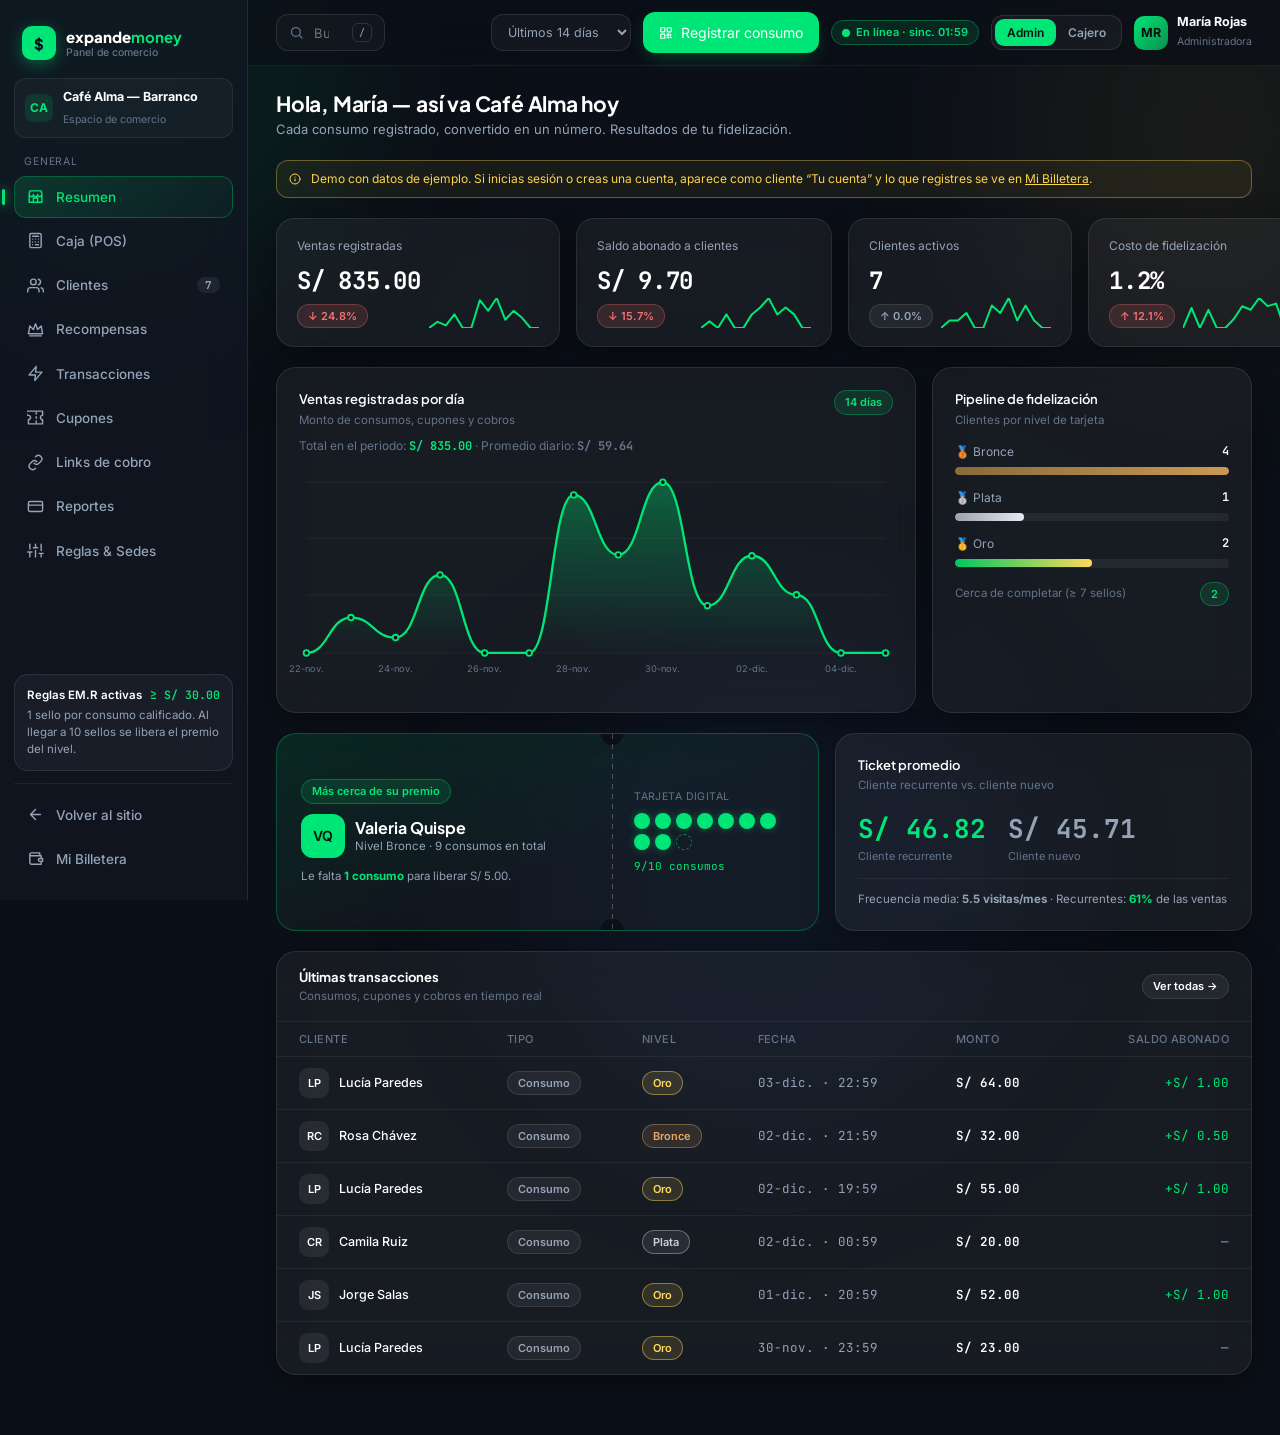
<file: panel.html>
<!DOCTYPE html>
<html lang="es">
<head>
<meta charset="UTF-8"><meta name="viewport" content="width=device-width, initial-scale=1.0"><title>Panel de comercio &#x2014; expandeMoney</title><meta name="description" content="Panel de fidelizaci&#xF3;n para comercios: registra consumos, valida cupones, crea links de cobro y mide tus resultados."><meta name="theme-color" content="#0b0f17"><meta name="color-scheme" content="dark"><link rel="icon" href="data:image/svg+xml,%3Csvg xmlns=%27http://www.w3.org/2000/svg%27 viewBox=%270 0 32 32%27%3E%3Crect width=%2732%27 height=%2732%27 rx=%278%27 fill=%27%2300e676%27/%3E%3Ctext x=%2716%27 y=%2722.5%27 font-size=%2719%27 font-weight=%27800%27 text-anchor=%27middle%27 fill=%27%230b0f17%27 font-family=%27Arial,sans-serif%27%3E%24%3C/text%3E%3C/svg%3E"><link rel="preconnect" href="https://fonts.googleapis.com"><link rel="preconnect" href="https://fonts.gstatic.com" crossorigin><link href="https://fonts.googleapis.com/css2?family=Inter:wght@400;500;600;700&family=JetBrains+Mono:wght@500;700;800&family=Plus+Jakarta+Sans:wght@700;800&display=swap" rel="stylesheet"><style>/* expandeMoney \B7  estilos compartidos (tokens, navegaci\F3 n, componentes, modal) */
:root{
  --bg:#0b0f17;--bg-alt:#0d1220;--surface:#121824;--slate:#1e293b;--bd:#334155;
  --em:#00e676;--em-d:#00c764;--em-soft:rgba(0,230,118,.12);--em-glow:rgba(0,230,118,.35);
  --gold:#F5C542;--gold-b:#FFD95A;
  --text:#ffffff;--dim:#94a3b8;--faint:#64748b;--err:#ff6b6b;
  --r-md:12px;--r-lg:18px;--pill:999px;
}
*,*::before,*::after{box-sizing:border-box;margin:0;padding:0}
html{scroll-behavior:smooth;-webkit-text-size-adjust:100%}
body.em{background:var(--bg);color:var(--text);font:15px/1.55 'Inter',system-ui,sans-serif;-webkit-font-smoothing:antialiased;overflow-x:hidden;min-height:100vh}
.em a{color:inherit;text-decoration:none}
.em button{font:inherit;color:inherit}
.em h1,.em h2,.em h3{font-family:'Plus Jakarta Sans','Inter',sans-serif}
.mono{font-family:'JetBrains Mono',ui-monospace,monospace}
.wrap{max-width:1180px;margin:0 auto;padding:0 1.25rem}
.i{width:1em;height:1em;stroke:currentColor;fill:none;stroke-width:2;stroke-linecap:round;stroke-linejoin:round;vertical-align:-.14em;flex:none}
.emc{color:var(--em)}
.sr{position:absolute;width:1px;height:1px;overflow:hidden;clip:rect(0 0 0 0);white-space:nowrap}
.em :focus-visible{outline:2px solid var(--em);outline-offset:2px}

/* ===== NAV COMPARTIDA ===== */
.enav{position:sticky;top:0;z-index:40;background:rgba(11,15,23,.88);backdrop-filter:blur(14px);-webkit-backdrop-filter:blur(14px);border-bottom:1px solid var(--bd)}
.enav .wrap{display:flex;align-items:center;gap:1.2rem;min-height:64px}
.logo{display:flex;align-items:center;gap:8px;font:800 17px 'Plus Jakarta Sans',sans-serif;white-space:nowrap}
.logo i{width:30px;height:30px;border-radius:9px;background:var(--em);display:grid;place-items:center;color:var(--bg);font-style:normal;box-shadow:0 0 18px -4px var(--em-glow)}
.logo b{color:var(--em)}
.enl{display:flex;gap:.2rem;margin-left:.6rem}
.enl a{padding:8px 12px;border-radius:10px;font-size:13.5px;color:var(--dim);transition:color .2s,background .2s;white-space:nowrap}
.enl a:hover{color:var(--text);background:rgba(255,255,255,.05)}
.enl a[aria-current=page]{color:var(--em);background:var(--em-soft)}
.eauth{margin-left:auto;display:flex;align-items:center;gap:.5rem}
.walchip{display:flex;flex-direction:column;border:1px solid var(--bd);background:var(--surface);border-radius:12px;padding:4px 12px;line-height:1.15;transition:border-color .2s}
.walchip:hover{border-color:var(--em)}
.walchip small{font-size:9.5px;letter-spacing:.7px;text-transform:uppercase;color:var(--dim);font-weight:600}
.walchip b{font:800 14px 'JetBrains Mono',monospace;color:var(--em)}
.burger{display:none;width:44px;height:44px;border-radius:12px;border:1px solid var(--bd);background:var(--surface);cursor:pointer;place-items:center;color:var(--text)}
.burger .i{font-size:20px}
.eauth .btn.sm{min-height:40px;padding:8px 14px;font-size:13px}
@media(max-width:900px){
  .enav .wrap{gap:.6rem}
  .burger{display:grid;order:3}
  .eauth{order:2}
  .enl{display:none;position:absolute;left:0;right:0;top:100%;flex-direction:column;gap:.2rem;margin:0;padding:.6rem 1rem 1rem;background:rgba(11,15,23,.98);border-bottom:1px solid var(--bd)}
  .enav.open .enl{display:flex}
  .enl a{padding:14px 12px;font-size:15px;min-height:48px;display:flex;align-items:center}
}
@media(max-width:520px){.eauth a.btn{display:none}.walchip small{display:none}}

/* ===== BOTONES / FORMS ===== */
.btn{position:relative;display:inline-flex;align-items:center;justify-content:center;gap:8px;border:0;border-radius:var(--r-md);padding:12px 20px;font:600 14px 'Inter',sans-serif;cursor:pointer;transition:transform .2s,background .2s,box-shadow .2s,border-color .2s;text-align:center;min-height:46px;white-space:nowrap}
.btn-e{background:var(--em);color:#04130b;box-shadow:0 6px 22px -8px var(--em-glow)}
.btn-e:hover{background:#33ff94;transform:translateY(-1px);box-shadow:0 10px 30px -8px var(--em-glow),0 0 0 1px rgba(0,230,118,.5)}
.btn-o{background:transparent;color:var(--text);border:1px solid var(--bd)}
.btn-o:hover{border-color:var(--em);color:var(--em)}
.btn-l{background:var(--slate);color:var(--dim);border:1px dashed var(--bd)}
.btn-l:hover{color:var(--text)}
.btn[disabled]{opacity:.6;cursor:not-allowed;transform:none}
.chip{flex:none;display:inline-flex;align-items:center;gap:7px;border:1px solid var(--bd);background:var(--surface);color:var(--dim);border-radius:var(--pill);padding:9px 15px;font:600 13px 'Inter',sans-serif;cursor:pointer;transition:all .2s;min-height:40px;white-space:nowrap}
.chip:hover{color:var(--text);border-color:var(--faint)}
.chip.on{background:var(--em);border-color:var(--em);color:#04130b;box-shadow:0 0 22px -6px var(--em-glow)}
.minp{width:100%;background:rgba(255,255,255,.045);border:1px solid var(--bd);color:var(--text);border-radius:var(--r-md);padding:13px 14px;font:16px 'Inter',sans-serif;min-height:48px;transition:border-color .2s,box-shadow .2s,background .2s;color-scheme:dark}
.minp::placeholder{color:var(--faint)}
.minp:hover{border-color:var(--faint)}
.minp:focus{outline:none;border-color:var(--em);box-shadow:0 0 0 3px rgba(0,230,118,.16);background:rgba(255,255,255,.07)}
select.minp{appearance:none;-webkit-appearance:none;padding-right:30px;background-image:linear-gradient(45deg,transparent 50%,var(--dim) 50%),linear-gradient(135deg,var(--dim) 50%,transparent 50%);background-position:calc(100% - 17px) 20px,calc(100% - 12px) 20px;background-size:5px 5px;background-repeat:no-repeat}
select.minp option{background:#121824;color:#fff}
input[type=date].minp{display:block;min-width:0;text-align:left;appearance:none;-webkit-appearance:none}
.fl{display:grid;gap:6px;margin-top:.9rem}.fl>label,.fl>.lb{font-size:12.5px;font-weight:600}
.fl>label i,.fl>.lb i{font-style:normal;color:var(--faint);font-weight:500}
.fl.bad .minp{border-color:var(--err);box-shadow:0 0 0 3px rgba(255,107,107,.12)}
.fl.ok .minp{border-color:rgba(0,230,118,.5)}
.err{display:none;color:var(--err);font-size:12px}.fl.bad .err{display:block}
.hintx{font-size:12px;color:var(--faint)}.hintx b{color:var(--em);font-family:'JetBrains Mono',monospace}
.fl.bad .hintx{display:none}
.ph{display:grid;grid-template-columns:auto 1fr;gap:8px}
.pre{display:flex;align-items:center;padding:0 13px;border:1px solid var(--bd);border-radius:var(--r-md);background:rgba(255,255,255,.03);color:var(--dim);font:600 14px 'JetBrains Mono',monospace;min-height:48px}
.docrow{display:grid;grid-template-columns:132px 1fr;gap:8px}
.ferr{color:var(--err);font-size:12.5px;min-height:18px;margin-top:6px}
.chk{display:flex;gap:10px;align-items:flex-start;font-size:12.5px;color:var(--dim);cursor:pointer;margin-top:1rem}
.chk input{appearance:none;-webkit-appearance:none;flex:none;width:22px;height:22px;border:1px solid var(--faint);border-radius:6px;background:rgba(255,255,255,.04);display:grid;place-items:center;cursor:pointer;transition:all .2s}
.chk input:checked{background:var(--em);border-color:var(--em)}
.chk input:checked::after{content:"";width:5px;height:10px;border:solid #04130b;border-width:0 2px 2px 0;transform:rotate(45deg) translate(-1px,-1px)}
.fl.bad .chk{color:var(--err)}
.lnk{color:var(--em);text-decoration:underline;text-underline-offset:2px;background:none;border:0;cursor:pointer;font:inherit}
.fine{font-size:11.5px;color:var(--faint);text-align:center;margin-top:.7rem}
.draft{font-size:11.5px;color:#fcd34d;border:1px solid rgba(252,211,77,.35);border-radius:10px;padding:7px 10px;margin-top:.5rem;background:rgba(252,211,77,.06)}

/* ===== OVERLAY / MODAL / TOAST ===== */
.scrim{position:fixed;inset:0;background:rgba(5,8,13,.72);backdrop-filter:blur(3px);-webkit-backdrop-filter:blur(3px);z-index:50;opacity:0;pointer-events:none;transition:opacity .25s}
.scrim.on{opacity:1;pointer-events:auto}
.modal{position:fixed;left:50%;top:50%;transform:translate(-50%,-46%) scale(.97);width:min(480px,calc(100vw - 24px));max-height:calc(100vh - 24px);overflow-y:auto;background:var(--surface);border:1px solid var(--bd);border-radius:22px;z-index:70;opacity:0;pointer-events:none;transition:all .28s cubic-bezier(.2,.9,.3,1);box-shadow:0 40px 90px -30px #000,0 0 70px -34px var(--em-glow);color:var(--text)}
.modal.on{opacity:1;pointer-events:auto;transform:translate(-50%,-50%)}
.mh{display:flex;gap:12px;align-items:flex-start;padding:1.2rem 1.3rem .6rem}
.mh h2{font-size:19px;line-height:1.25}.mh small{color:var(--dim);font-size:12.5px;display:block;margin-top:3px}
.mh .x{margin-left:auto;flex:none}
.mb{padding:.4rem 1.3rem 1.3rem}.mb>.btn{width:100%;margin-top:1rem}
.x{width:40px;height:40px;border-radius:50%;border:1px solid var(--bd);background:var(--slate);color:var(--dim);display:grid;place-items:center;cursor:pointer;font-size:18px}
.x:hover{color:var(--text);border-color:var(--faint)}
.sum{border:1px solid var(--bd);border-radius:14px;overflow:hidden;margin-top:.6rem}
.sum div{display:flex;justify-content:space-between;gap:1rem;padding:10px 14px;font-size:14px;color:var(--dim)}
.sum div+div{border-top:1px solid var(--bd)}
.sum b{color:var(--text);font-family:'JetBrains Mono',monospace;font-weight:700}
.sum .save,.sum .save b{color:var(--em)}
.sum .tot{background:var(--em-soft);color:var(--text);font-weight:600}
.nb{display:flex;gap:10px;align-items:flex-start;border:1px solid rgba(0,230,118,.3);background:var(--em-soft);border-radius:12px;padding:10px 12px;font-size:12.5px;color:var(--dim);margin-top:.4rem}
.nb .i{color:var(--em);font-size:17px;margin-top:1px}.nb b{color:var(--text)}
.amts{display:grid;grid-template-columns:repeat(4,1fr);gap:.5rem;margin-top:.5rem}
.amts button{border:1px solid var(--bd);background:var(--bg);color:var(--text);border-radius:var(--r-md);padding:11px 4px;font:700 14px 'JetBrains Mono',monospace;cursor:pointer;min-height:46px;transition:all .2s}
.amts button:hover{border-color:var(--faint)}
.amts button.on{border-color:var(--em);background:var(--em-soft);color:var(--em);box-shadow:0 0 20px -8px var(--em-glow)}
.pms{display:grid;gap:.5rem;margin-top:.5rem}
.pm{display:flex;align-items:center;gap:12px;border:1px solid var(--bd);background:var(--bg);border-radius:var(--r-md);padding:11px 14px;cursor:pointer;font-size:14px;min-height:48px;transition:border-color .2s}
.pm:hover{border-color:var(--faint)}.pm:has(input:checked){border-color:var(--em);background:var(--em-soft)}
.pm input{accent-color:var(--em);width:18px;height:18px}.pm small{display:block;color:var(--dim);font-size:11.5px}
.tc{max-height:46vh;overflow-y:auto;border:1px solid var(--bd);border-radius:14px;padding:.2rem 1rem 1rem;background:var(--bg);margin-top:.5rem;-webkit-overflow-scrolling:touch;overscroll-behavior:contain}
.tc h3{font-size:14px;margin-top:1rem}.tc p{font-size:13px;color:var(--dim);margin-top:4px;line-height:1.55}
.okv{text-align:center}
.okv .ck{width:56px;height:56px;border-radius:50%;background:var(--em);color:#04130b;display:grid;place-items:center;margin:.4rem auto 10px;font-size:28px;box-shadow:0 0 0 9px rgba(0,230,118,.12),0 0 40px -6px var(--em-glow)}
.okv .qq{width:150px;height:150px;background:#fff;border-radius:14px;padding:9px;margin:1rem auto .4rem}.okv .qq svg{width:100%;height:100%;display:block}
.okv .code{font:800 17px 'JetBrains Mono',monospace;letter-spacing:1.5px;color:var(--em)}
.okv .two{display:grid;grid-template-columns:1fr 1fr;gap:.6rem;margin-top:1rem}.okv .two .btn{margin-top:0;width:100%}
#toast{position:fixed;left:50%;bottom:calc(20px + env(safe-area-inset-bottom));transform:translate(-50%,30px);opacity:0;pointer-events:none;z-index:90;background:var(--surface);border:1px solid rgba(0,230,118,.45);border-radius:18px;padding:11px 18px;font-size:13px;width:max-content;max-width:calc(100vw - 32px);transition:all .3s;text-align:center;box-shadow:0 10px 40px -10px rgba(0,0,0,.8),0 0 30px -12px var(--em-glow);color:var(--text)}
#toast.show{opacity:1;transform:translate(-50%,0)}
#tip{position:fixed;z-index:95;pointer-events:none;background:#0b0f17;border:1px solid var(--bd);border-radius:10px;padding:8px 11px;font-size:12px;color:var(--dim);max-width:240px;opacity:0;transition:opacity .15s;box-shadow:0 10px 30px -10px #000}
#tip.on{opacity:1}
.efoot{border-top:1px solid var(--bd);padding:1.6rem 0 2rem;color:var(--faint);font-size:12.5px}
.efoot .wrap{display:flex;justify-content:space-between;gap:1rem;flex-wrap:wrap}
.efoot a{color:var(--dim);text-decoration:underline;text-underline-offset:3px}.efoot a:hover{color:var(--em)}
.bump{animation:bump .5s}@keyframes bump{40%{transform:scale(1.12)}}
@media(max-width:560px){
  .wrap{padding:0 1rem}
  .modal{top:auto;bottom:0;left:0;width:100%;max-height:92dvh;border-radius:22px 22px 0 0;transform:translateY(40px)}.modal.on{transform:none}
  #toast{bottom:auto;top:calc(14px + env(safe-area-inset-top));transform:translate(-50%,-30px)}#toast.show{transform:translate(-50%,0)}
  .okv .two{grid-template-columns:1fr}
}
@media(prefers-reduced-motion:reduce){*,*::before,*::after{animation:none!important;transition:none!important}html{scroll-behavior:auto}}
</style>
<style>
body.pn{background:var(--bg);color:var(--text);font:14px/1.5 'Inter',system-ui,sans-serif;min-height:100vh}
.orb{position:fixed;border-radius:50%;filter:blur(90px);pointer-events:none;z-index:0}
.orb.a{width:480px;height:480px;background:rgba(0,230,118,.08);top:-180px;left:-120px}.orb.b{width:420px;height:420px;background:rgba(245,197,66,.06);top:-80px;right:-140px}.orb.c{width:520px;height:520px;background:rgba(59,130,246,.05);bottom:-240px;left:40%}
.app{position:relative;z-index:1;display:flex;min-height:100vh}
.glass{background:rgba(255,255,255,.05);backdrop-filter:blur(18px);-webkit-backdrop-filter:blur(18px);border:1px solid rgba(255,255,255,.09);box-shadow:0 8px 32px rgba(0,0,0,.32)}
.gc{transition:background .25s,border-color .25s}.gc:hover{background:rgba(255,255,255,.075);border-color:rgba(255,255,255,.15)}
.side{width:248px;flex:none;position:sticky;top:0;height:100vh;display:flex;flex-direction:column;padding:20px 14px;background:rgba(18,24,36,.7);backdrop-filter:blur(24px);border-right:1px solid rgba(255,255,255,.09)}
.brand{display:flex;align-items:center;gap:10px;padding:6px 8px 18px;font:800 15px 'Plus Jakarta Sans',sans-serif}
.brand i{width:34px;height:34px;border-radius:10px;background:var(--em);display:grid;place-items:center;color:var(--bg);font-style:normal;box-shadow:0 4px 16px var(--em-glow)}
.brand small{display:block;font:500 10.5px 'Inter';color:var(--faint)}.brand b{color:var(--em)}
.ws{display:flex;align-items:center;gap:10px;padding:9px 10px;border-radius:12px;border:1px solid rgba(255,255,255,.07);background:rgba(255,255,255,.03);margin-bottom:16px}
.ws .lg{width:28px;height:28px;border-radius:8px;background:var(--em-soft);color:var(--em);display:grid;place-items:center;font:700 12px 'Inter'}.ws b{display:block;font-size:12.5px}.ws small{font-size:10.5px;color:var(--faint)}
.sh{font-size:10.5px;color:var(--faint);text-transform:uppercase;letter-spacing:.08em;padding:0 10px 6px}
.pnav{display:flex;flex-direction:column;gap:2px}
.pnav a,.pnav button{display:flex;align-items:center;gap:12px;padding:10px 12px;border-radius:12px;color:var(--dim);font-size:13.5px;font-weight:500;border:1px solid transparent;background:none;cursor:pointer;text-align:left;position:relative;transition:all .2s;width:100%}
.pnav a:hover,.pnav button:hover{background:rgba(255,255,255,.05);color:var(--text)}
.pnav a[aria-current=page]{background:linear-gradient(135deg,rgba(0,230,118,.15),rgba(0,230,118,.04));color:var(--em);border-color:rgba(0,230,118,.28)}
.pnav a[aria-current=page]::before{content:'';position:absolute;left:-13px;top:50%;transform:translateY(-50%);width:3px;height:16px;border-radius:3px;background:var(--em);box-shadow:0 0 12px var(--em)}
.pnav .i{font-size:17px}.pnav .cnt{margin-left:auto;font:700 11px 'JetBrains Mono';background:rgba(255,255,255,.07);border-radius:99px;padding:1px 8px}
.sbot{margin-top:auto;padding-top:10px;border-top:1px solid rgba(255,255,255,.06)}
.main{flex:1;min-width:0;display:flex;flex-direction:column}
.top{position:sticky;top:0;z-index:20;display:flex;align-items:center;gap:12px;padding:12px 28px;backdrop-filter:blur(18px);-webkit-backdrop-filter:blur(18px);background:rgba(11,15,23,.7);border-bottom:1px solid rgba(255,255,255,.06)}
.srch{display:flex;align-items:center;gap:10px;padding:8px 12px;border-radius:12px;border:1px solid rgba(255,255,255,.1);flex:1;max-width:400px;background:rgba(255,255,255,.03)}
.srch .i{color:var(--faint);font-size:15px}.srch input{background:none;border:0;color:var(--text);font:13px 'Inter';width:100%;outline:0}
.kbd{font:10px 'JetBrains Mono';color:var(--dim);border:1px solid rgba(255,255,255,.12);border-radius:6px;padding:2px 6px}
.sel{background:rgba(255,255,255,.04);border:1px solid rgba(255,255,255,.1);color:var(--dim);border-radius:12px;padding:9px 12px;font:12.5px 'Inter';cursor:pointer}
.sel option{background:var(--surface);color:var(--text)}
.top .sp{flex:1}.who{display:flex;align-items:center;gap:9px}.who .av{width:34px;height:34px;border-radius:10px;background:linear-gradient(135deg,var(--em),#0a8f4c);display:grid;place-items:center;font:700 12.5px 'Inter';color:#04130b}.who b{display:block;font-size:12.5px;line-height:1.15}.who small{font-size:10.5px;color:var(--faint)}
.cta{display:inline-flex;align-items:center;gap:8px;border:0;border-radius:12px;background:var(--em);color:#04130b;font:700 13px 'Inter';padding:10px 16px;cursor:pointer;box-shadow:0 6px 20px -6px var(--em-glow);transition:transform .2s,background .2s;white-space:nowrap}
.cta:hover{background:#33ee91;transform:translateY(-1px)}.cta.ghost{background:rgba(255,255,255,.05);color:var(--text);border:1px solid rgba(255,255,255,.12);box-shadow:none}.cta.ghost:hover{background:rgba(255,255,255,.1)}.cta.sm{padding:7px 12px;font-size:12px;border-radius:10px}
.cnt-main{padding:24px 28px 60px;display:flex;flex-direction:column;gap:20px}
.view{display:none;flex-direction:column;gap:20px}.view.on{display:flex;animation:fi .4s ease}@keyframes fi{from{opacity:0;transform:translateY(6px)}}
.vh h1{font:700 21px 'Plus Jakarta Sans',sans-serif;letter-spacing:-.01em}.vh p{color:var(--dim);font-size:13px;margin-top:3px}
.vh{display:flex;justify-content:space-between;gap:1rem;flex-wrap:wrap;align-items:flex-end}
.kg{display:grid;grid-template-columns:repeat(4,1fr);gap:16px}
.kpi{border-radius:18px;padding:18px 20px}.kpi .l{font-size:12px;color:var(--dim);margin-bottom:10px}
.kpi .r{display:flex;justify-content:space-between;align-items:flex-end;gap:8px}.kpi .v{font:700 24px 'JetBrains Mono',monospace;letter-spacing:-.01em;white-space:nowrap}
.pill{display:inline-flex;align-items:center;gap:6px;padding:3px 10px;border-radius:999px;font-size:11px;font-weight:600;white-space:nowrap}
.p-em{background:var(--em-soft);color:var(--em);border:1px solid rgba(0,230,118,.3)}.p-gold{background:rgba(245,197,66,.14);color:var(--gold-b);border:1px solid rgba(245,197,66,.3)}.p-red{background:rgba(248,113,113,.14);color:#f87171;border:1px solid rgba(248,113,113,.3)}.p-sl{background:rgba(255,255,255,.06);color:var(--dim);border:1px solid rgba(255,255,255,.1)}
.p-t0{background:rgba(233,168,103,.12);color:#E9A867;border:1px solid rgba(233,168,103,.4)}.p-t1{background:rgba(201,209,220,.1);color:#C9D1DC;border:1px solid rgba(201,209,220,.4)}.p-t2{background:rgba(255,217,90,.12);color:#FFD95A;border:1px solid rgba(255,217,90,.45)}
.row2{display:grid;grid-template-columns:2fr 1fr;gap:16px}.row2b{display:grid;grid-template-columns:1.3fr 1fr;gap:16px}
.card{border-radius:20px;padding:22px}.card h3{font-size:13px;font-weight:600}.card .s{font-size:11.5px;color:var(--faint);margin-top:2px}
.ch{display:flex;justify-content:space-between;align-items:flex-start;gap:8px;margin-bottom:8px}
.pipe{display:grid;gap:14px;margin-top:14px}.pipe .t{display:flex;justify-content:space-between;font-size:12px;margin-bottom:6px;color:var(--dim)}.pipe .t b{font:600 12px 'JetBrains Mono';color:var(--text)}
.bar{height:8px;border-radius:6px;background:rgba(255,255,255,.06);overflow:hidden}.bar i{display:block;height:100%;border-radius:6px;transition:width .8s cubic-bezier(.2,.9,.3,1)}
.stamp{position:relative;overflow:hidden;border-radius:20px;display:flex;min-height:150px;background:linear-gradient(160deg,rgba(0,230,118,.12),rgba(255,255,255,.03) 60%);border:1px solid rgba(0,230,118,.28)}
.stamp::after{content:'';position:absolute;top:0;bottom:0;left:62%;width:1px;background-image:linear-gradient(rgba(255,255,255,.25) 50%,transparent 0);background-size:1px 10px}
.stamp .n{position:absolute;width:22px;height:22px;border-radius:50%;background:var(--bg);left:calc(62% - 11px)}
.stamp .l{flex:1;padding:20px 24px;display:flex;flex-direction:column;justify-content:center;gap:10px;min-width:0}.stamp .rr{width:38%;padding:20px 22px;display:flex;flex-direction:column;justify-content:center;gap:8px}
.dts{display:flex;gap:5px;flex-wrap:wrap}.dts i{width:16px;height:16px;border-radius:50%;border:1.5px dashed rgba(0,230,118,.5)}.dts i.on{background:var(--em);border:0;box-shadow:0 0 8px var(--em-glow)}
.avs{width:30px;height:30px;border-radius:9px;background:rgba(255,255,255,.07);display:grid;place-items:center;font:600 11px 'Inter';flex:none}
.tw{overflow-x:auto}table{width:100%;border-collapse:collapse;font-size:12.5px}
th{text-align:left;color:var(--faint);font:500 11px 'Inter';text-transform:uppercase;letter-spacing:.04em;padding:10px 12px;white-space:nowrap}td{padding:11px 12px;border-top:1px solid rgba(255,255,255,.06);white-space:nowrap}
tr.h:hover td{background:rgba(255,255,255,.04)}th:first-child,td:first-child{padding-left:22px}th:last-child,td:last-child{padding-right:22px;text-align:right}
.mono{font-family:'JetBrains Mono',monospace}.em:not(body){color:var(--em)}.dim{color:var(--dim)}
.cell{display:flex;align-items:center;gap:10px}
.mini{width:70px;height:6px;border-radius:5px;background:rgba(255,255,255,.08);overflow:hidden;display:inline-block;vertical-align:middle;margin-right:6px}.mini i{display:block;height:100%;background:var(--em)}
.thead{display:flex;justify-content:space-between;align-items:center;gap:1rem;flex-wrap:wrap;padding:16px 22px;border-bottom:1px solid rgba(255,255,255,.06)}
.chips{display:flex;gap:6px;flex-wrap:wrap}.chp{border:1px solid rgba(255,255,255,.12);background:none;color:var(--dim);border-radius:99px;padding:5px 13px;font:600 12px 'Inter';cursor:pointer}.chp.on{background:var(--em);color:#04130b;border-color:var(--em)}
.empty{padding:2rem 1rem;text-align:center;color:var(--faint)}
.fg{display:grid;grid-template-columns:1fr 1fr;gap:12px}.fgl label{display:block;font-size:12px;color:var(--dim);margin:0 0 5px}
.in2{width:100%;background:rgba(255,255,255,.06);border:1px solid rgba(255,255,255,.12);color:var(--text);border-radius:12px;padding:11px 13px;font:14px 'Inter';outline:0}.in2:focus{border-color:var(--em);box-shadow:0 0 0 3px rgba(0,230,118,.15)}
.rules{display:grid;grid-template-columns:repeat(3,1fr);gap:16px}.rl{border-radius:20px;padding:20px;border:1px solid rgba(255,255,255,.1);background:rgba(255,255,255,.04)}.rl h3{font:800 18px 'Plus Jakarta Sans',sans-serif}.rl .big{font:800 26px 'JetBrains Mono';margin:8px 0 2px}.rl p{color:var(--dim);font-size:13px}.rl .rg{font:11px 'JetBrains Mono';color:var(--faint)}
.res{margin-top:.8rem;border-radius:12px;padding:10px 12px;font-size:13px;display:none}.res.ok{display:block;border:1px solid rgba(0,230,118,.4);background:var(--em-soft)}.res.bad{display:block;border:1px solid rgba(248,113,113,.4);background:rgba(248,113,113,.08);color:#fca5a5}
.lnk2{font:12px 'JetBrains Mono';color:var(--em);background:var(--bg);border:1px dashed var(--bd);border-radius:10px;padding:9px 12px;overflow-wrap:anywhere;margin-top:10px}
.tr2{display:flex;justify-content:space-between;gap:1rem;padding:8px 0;font-size:13.5px;color:var(--dim)}.tr2+.tr2{border-top:1px solid rgba(255,255,255,.06)}.tr2 b{font-family:'JetBrains Mono';color:var(--text)}
.note{display:flex;gap:10px;align-items:center;border:1px solid rgba(252,211,77,.35);background:rgba(252,211,77,.06);color:#fcd34d;border-radius:12px;padding:9px 12px;font-size:12px}
.sk{border-radius:8px;background:linear-gradient(100deg,rgba(255,255,255,.04) 30%,rgba(255,255,255,.09) 50%,rgba(255,255,255,.04) 70%);background-size:200% 100%;animation:sh 1.6s infinite}@keyframes sh{0%{background-position:200% 0}100%{background-position:-200% 0}}
.me{color:var(--em);font-size:10px;letter-spacing:.6px;text-transform:uppercase;font-weight:700;margin-left:6px}
.mfield{margin-top:.8rem}.mfield label{display:block;font-size:12px;color:var(--dim);margin-bottom:5px}
.prev{margin-top:.9rem;border:1px solid rgba(0,230,118,.3);background:var(--em-soft);border-radius:12px;padding:10px 12px;font-size:13px}
@media(max-width:1100px){.kg{grid-template-columns:repeat(2,1fr)}.row2,.row2b{grid-template-columns:1fr}.rules{grid-template-columns:1fr}}
@media(max-width:900px){
 .app{flex-direction:column}.side{position:static;width:auto;height:auto;flex-direction:row;align-items:center;gap:10px;padding:10px 12px;overflow-x:auto;border-right:0;border-bottom:1px solid rgba(255,255,255,.09)}
 .brand{padding:0;flex:none}.brand small,.ws,.sh,.sbot{display:none}.pnav{flex-direction:row;gap:4px}.pnav a{white-space:nowrap;padding:8px 12px;width:auto}.pnav a[aria-current=page]::before{display:none}.pnav .cnt{display:none}
 .top{padding:10px 14px;flex-wrap:wrap}.top .sp,.who small,.kbd,.who b{display:none}.srch{max-width:none;order:5;flex-basis:100%}.cnt-main{padding:18px 14px 50px}.kg{gap:10px}.kpi{padding:14px}.kpi .v{font-size:19px}.kpi svg.sp2{display:none}
 .stamp{flex-direction:column}.stamp::after,.stamp .n{display:none}.stamp .rr{width:auto;padding-top:0}.fg{grid-template-columns:1fr}.card{padding:16px}
}
@media(max-width:480px){.kg{grid-template-columns:1fr 1fr}.cta .tx{display:none}}
/* ===== Reportes avanzados ===== */
.row2e{display:grid;grid-template-columns:1fr 1fr;gap:16px}.row2e>*{min-width:0}
.rph{display:flex;gap:10px;align-items:flex-start;justify-content:space-between;flex-wrap:wrap;margin-bottom:12px}
.rph h3{display:flex;align-items:center;gap:10px;font:700 16px 'Plus Jakarta Sans',sans-serif}
.rph h3 .ib{width:34px;height:34px;border-radius:10px;background:rgba(245,197,66,.16);color:var(--gold-b);display:grid;place-items:center;font-size:18px;flex:none}
.rpbar{display:flex;gap:8px;flex-wrap:wrap;align-items:center;margin-bottom:12px}.rpbar[hidden]{display:none}
.seg2{display:inline-flex;border:1px solid rgba(255,255,255,.1);border-radius:12px;padding:3px;background:rgba(255,255,255,.04)}
.seg2 button{border:0;background:none;color:var(--dim);font:600 12px 'Inter';padding:6px 12px;border-radius:9px;cursor:pointer}.seg2 button.on{background:var(--em);color:#04130b}
.chart-sc{overflow-x:auto;padding-bottom:6px}
.legd{display:flex;gap:16px;flex-wrap:wrap;justify-content:center;font-size:12px;color:var(--dim);margin-top:10px}.legd i{display:inline-block;width:10px;height:10px;border-radius:3px;margin-right:6px;vertical-align:-1px}
.bd-row{display:flex;align-items:center;gap:14px;padding:14px 16px;border:1px solid rgba(255,255,255,.08);border-radius:14px;background:rgba(255,255,255,.03);margin-top:10px;flex-wrap:wrap}
.bd-row .gi{width:36px;height:36px;border-radius:10px;background:rgba(245,197,66,.16);color:var(--gold-b);display:grid;place-items:center;font-size:18px;flex:none}
.bd-row .nm{font-weight:600;display:flex;gap:8px;align-items:center;flex-wrap:wrap}.bd-row .mt{font-size:12px;color:var(--faint);margin-top:2px}.bd-row .ac{margin-left:auto}
.cta.gold{background:transparent;color:var(--gold-b);border:1px solid rgba(245,197,66,.45);box-shadow:none}.cta.gold:hover{background:rgba(245,197,66,.1)}
.cta[disabled]{opacity:.5;cursor:not-allowed;transform:none}
.chp.gd.on{background:var(--gold);border-color:var(--gold)}
@media(max-width:1100px){.row2e{grid-template-columns:1fr}}
.cfg-g{display:grid;grid-template-columns:repeat(3,1fr);gap:14px 12px;align-items:start}
select.in2 option{background:var(--surface);color:var(--text)}
@media(max-width:900px){.cfg-g{grid-template-columns:1fr 1fr}}@media(max-width:560px){.cfg-g{grid-template-columns:1fr}}
/* ===== Reglas EM.R, roles y caja ===== */
body[data-rol=staff] .adm-only{display:none!important}
.dot2{width:8px;height:8px;border-radius:50%;background:currentColor;display:inline-block}
.rcard{margin-top:auto;margin-bottom:12px;padding:12px;border:1px solid rgba(255,255,255,.09);border-radius:14px;background:rgba(255,255,255,.04);font-size:11.5px;color:var(--dim);line-height:1.45}.rcard .rc-h{display:flex;justify-content:space-between;gap:8px;margin-bottom:4px;color:var(--text);font-weight:600}.rcard+.sbot{margin-top:0}
.steps{display:flex;gap:14px;margin:0 0 14px;padding:0;flex-wrap:wrap}.steps li{list-style:none;display:flex;align-items:center;gap:8px;font-size:12px;color:var(--faint)}.steps b{width:22px;height:22px;border-radius:50%;display:grid;place-items:center;border:1px solid rgba(255,255,255,.15);font:700 11px 'JetBrains Mono',monospace}.steps li.on{color:var(--text)}.steps li.on b{background:var(--em);color:#04130b;border-color:var(--em)}.steps li.ok b{background:var(--em-soft);color:var(--em);border-color:rgba(0,230,118,.4)}
.pl{display:grid;gap:6px;margin-top:8px}.pl button{display:flex;align-items:center;gap:10px;width:100%;text-align:left;padding:9px 12px;border-radius:12px;border:1px solid rgba(255,255,255,.09);background:rgba(255,255,255,.03);cursor:pointer;color:var(--text);font:inherit}.pl button:hover,.pl button.on{border-color:var(--em);background:var(--em-soft)}
.seq{display:grid;gap:8px;margin:12px 0 0;padding:0;list-style:none}.seq li{display:flex;gap:10px;align-items:flex-start;font-size:13px;color:var(--dim)}.seq li .i{color:var(--em);margin-top:3px;font-size:15px}.seq li.no .i{color:var(--gold-b)}.seq b{color:var(--text)}
.stm{display:grid;grid-template-columns:repeat(10,1fr);gap:8px}.stm i{aspect-ratio:1;border-radius:10px;border:1.5px dashed rgba(0,230,118,.45);display:grid;place-items:center;font-style:normal;color:#04130b}.stm i.on{background:var(--em);border:0;box-shadow:0 0 10px var(--em-glow)}.stm i.gift{border-color:rgba(245,197,66,.6);color:var(--gold-b)}
.bal2{display:grid;grid-template-columns:1fr 1fr;gap:10px}.bal2>div{border:1px solid rgba(255,255,255,.1);border-radius:14px;padding:12px;background:rgba(255,255,255,.04)}.bal2 b{display:block;font:800 20px 'JetBrains Mono',monospace;margin-top:2px}
.enr{background:#fff;border-radius:14px;padding:10px;width:150px;height:150px;flex:none}.enr svg{width:100%;height:100%;display:block}
@media(max-width:900px){.net-t{display:none}.rcard{display:none}.stm{grid-template-columns:repeat(5,1fr)}}
</style>
</head>
<body class="em pn">
<svg width="0" height="0" style="position:absolute" aria-hidden="true"><defs><symbol id="i-lock" viewBox="0 0 24 24"><rect x="3" y="11" width="18" height="11" rx="2"/><path d="M7 11V7a5 5 0 0110 0v4"/></symbol><symbol id="i-unlock" viewBox="0 0 24 24"><rect x="3" y="11" width="18" height="11" rx="2"/><path d="M7 11V7a5 5 0 019.9-1"/></symbol><symbol id="i-qr" viewBox="0 0 24 24"><rect x="3" y="3" width="7" height="7" rx="1"/><rect x="14" y="3" width="7" height="7" rx="1"/><rect x="3" y="14" width="7" height="7" rx="1"/><path d="M14 14h3v3h-3zM20 14v3M14 20h3M20 20h1"/></symbol><symbol id="i-search" viewBox="0 0 24 24"><circle cx="11" cy="11" r="7"/><path d="M21 21l-4.3-4.3"/></symbol><symbol id="i-info" viewBox="0 0 24 24"><circle cx="12" cy="12" r="10"/><path d="M12 16v-4M12 8h.01"/></symbol><symbol id="i-store" viewBox="0 0 24 24"><path d="M3 9l1-5h16l1 5M3 9v11h18V9M3 9a3 3 0 006 0 3 3 0 006 0 3 3 0 006 0M9 20v-6h6v6"/></symbol><symbol id="i-wallet" viewBox="0 0 24 24"><path d="M20 12V8H6a2 2 0 010-4h12v4M4 6v12a2 2 0 002 2h14v-4M18 12a2 2 0 000 4h4v-4z"/></symbol><symbol id="i-crown" viewBox="0 0 24 24"><path d="M2 18l2-11 5 5 3-8 3 8 5-5 2 11zM4 21h16"/></symbol><symbol id="i-medal" viewBox="0 0 24 24"><path d="M7.2 2h9.6l2.2 6H5zM12 22a6 6 0 100-12 6 6 0 000 12z"/></symbol><symbol id="i-bolt" viewBox="0 0 24 24"><path d="M13 2L3 14h9l-1 8 10-12h-9z"/></symbol><symbol id="i-x" viewBox="0 0 24 24"><path d="M18 6L6 18M6 6l12 12"/></symbol><symbol id="i-reset" viewBox="0 0 24 24"><path d="M3 12a9 9 0 109-9 9 9 0 00-6.7 3L3 8M3 3v5h5"/></symbol><symbol id="i-shield" viewBox="0 0 24 24"><path d="M12 22s8-4 8-10V5l-8-3-8 3v7c0 6 8 10 8 10z"/></symbol><symbol id="i-globe" viewBox="0 0 24 24"><circle cx="12" cy="12" r="10"/><path d="M2 12h20M12 2a15 15 0 010 20M12 2a15 15 0 000 20"/></symbol><symbol id="i-play" viewBox="0 0 24 24"><circle cx="12" cy="12" r="10"/><path d="M10 8l6 4-6 4z"/></symbol><symbol id="i-pin" viewBox="0 0 24 24"><path d="M20 10c0 6-8 12-8 12S4 16 4 10a8 8 0 0116 0z"/><circle cx="12" cy="10" r="3"/></symbol><symbol id="i-check" viewBox="0 0 24 24"><circle cx="12" cy="12" r="10"/><path d="M8 12l3 3 5-6"/></symbol><symbol id="i-tag" viewBox="0 0 24 24"><path d="M20 12l-8 8-9-9V3h8zM7.5 7.5h.01"/></symbol><symbol id="i-card" viewBox="0 0 24 24"><rect x="2" y="5" width="20" height="14" rx="2"/><path d="M2 10h20"/></symbol><symbol id="i-link" viewBox="0 0 24 24"><path d="M10 13a5 5 0 007 0l3-3a5 5 0 00-7-7l-1 1M14 11a5 5 0 00-7 0l-3 3a5 5 0 007 7l1-1"/></symbol><symbol id="i-users" viewBox="0 0 24 24"><path d="M17 21v-2a4 4 0 00-4-4H5a4 4 0 00-4 4v2M9 11a4 4 0 100-8 4 4 0 000 8zM23 21v-2a4 4 0 00-3-3.9M16 3.1a4 4 0 010 7.8"/></symbol><symbol id="i-repeat" viewBox="0 0 24 24"><path d="M17 1l4 4-4 4M3 11V9a4 4 0 014-4h14M7 23l-4-4 4-4M21 13v2a4 4 0 01-4 4H3"/></symbol><symbol id="i-bell" viewBox="0 0 24 24"><path d="M6 8a6 6 0 0112 0c0 7 3 9 3 9H3s3-2 3-9M10.3 21a1.94 1.94 0 003.4 0"/></symbol><symbol id="i-chev" viewBox="0 0 24 24"><path d="M6 9l6 6 6-6"/></symbol><symbol id="i-arrow" viewBox="0 0 24 24"><path d="M5 12h14M13 5l7 7-7 7"/></symbol><symbol id="i-ticket" viewBox="0 0 24 24"><path d="M2 9a3 3 0 010-6h20v6a3 3 0 000 6v6H2v-6a3 3 0 000-6zM13 5v2M13 17v2M13 11v2"/></symbol><symbol id="i-car" viewBox="0 0 24 24"><path d="M5 17H3v-5l2-5h14l2 5v5h-2M5 17a2 2 0 104 0M15 17a2 2 0 104 0M9 17h6M3 12h18"/></symbol><symbol id="i-laptop" viewBox="0 0 24 24"><rect x="3" y="4" width="18" height="12" rx="2"/><path d="M2 20h20"/></symbol><symbol id="i-star" viewBox="0 0 24 24"><path d="M12 2l3.1 6.3 6.9 1-5 4.9 1.2 6.8-6.2-3.3-6.2 3.3L8 14.2 3 9.3l6.9-1z"/></symbol><symbol id="i-game" viewBox="0 0 24 24"><rect x="2" y="6" width="20" height="12" rx="4"/><path d="M6 12h4M8 10v4M15 11h.01M18 13h.01"/></symbol><symbol id="i-fork" viewBox="0 0 24 24"><path d="M7 2v7a3 3 0 003 3v10M4 2v7M10 2v7M17 22V2c-2 1-4 4-4 8s2 5 4 5"/></symbol><symbol id="i-copy" viewBox="0 0 24 24"><rect x="9" y="9" width="13" height="13" rx="2"/><path d="M5 15H4a2 2 0 01-2-2V4a2 2 0 012-2h9a2 2 0 012 2v1"/></symbol><symbol id="i-menu" viewBox="0 0 24 24"><path d="M3 6h18M3 12h18M3 18h18"/></symbol><symbol id="i-plus" viewBox="0 0 24 24"><path d="M12 5v14M5 12h14"/></symbol><symbol id="i-coin" viewBox="0 0 24 24"><circle cx="12" cy="12" r="9"/><path d="M14.5 9.2A2.8 2.2 0 0012 8c-1.4 0-2.6.8-2.6 2s1.1 1.6 2.6 2 2.6.8 2.6 2-1.2 2-2.6 2a2.8 2.2 0 01-2.5-1.2M12 6v2M12 16v2"/></symbol><symbol id="i-gift" viewBox="0 0 24 24"><rect x="3" y="8" width="18" height="4" rx="1"/><path d="M12 8v13M5 12v9h14v-9M7.5 8a2.5 2.5 0 010-5C11 3 12 8 12 8s1-5 4.5-5a2.5 2.5 0 010 5"/></symbol><symbol id="i-percent" viewBox="0 0 24 24"><path d="M19 5L5 19"/><circle cx="6.5" cy="6.5" r="2.5"/><circle cx="17.5" cy="17.5" r="2.5"/></symbol><symbol id="i-trend" viewBox="0 0 24 24"><path d="M22 7l-8.5 8.5-5-5L2 17M16 7h6v6"/></symbol><symbol id="i-heart" viewBox="0 0 24 24"><path d="M20.8 4.6a5.5 5.5 0 00-7.8 0L12 5.7l-1-1.1a5.5 5.5 0 00-7.8 7.8l1 1.1L12 21l7.8-7.5 1-1.1a5.5 5.5 0 000-7.8z"/></symbol><symbol id="i-left" viewBox="0 0 24 24"><path d="M19 12H5M12 19l-7-7 7-7"/></symbol><symbol id="i-clock" viewBox="0 0 24 24"><circle cx="12" cy="12" r="10"/><path d="M12 6v6l4 2"/></symbol><symbol id="i-send" viewBox="0 0 24 24"><path d="M22 2L11 13M22 2l-7 20-4-9-9-4z"/></symbol><symbol id="i-calc" viewBox="0 0 24 24"><rect x="4" y="2" width="16" height="20" rx="2"/><path d="M8 6h8M8 10h.01M12 10h.01M16 10h.01M8 14h.01M12 14h.01M16 14h.01M8 18h.01M12 18h4"/></symbol><symbol id="i-sliders" viewBox="0 0 24 24"><path d="M4 21v-7M4 10V3M12 21v-9M12 8V3M20 21v-5M20 12V3M1 14h6M9 8h6M17 16h6"/></symbol></defs></svg>
<div class="orb a"></div><div class="orb b"></div><div class="orb c"></div>
<div class="app">
<aside class="side">
  <a class="brand" href="index.html"><i>$</i><span>expande<b>money</b><small>Panel de comercio</small></span></a>
  <div class="ws"><span class="lg">CA</span><div><b>Caf&eacute; Alma &mdash; Barranco</b><small>Espacio de comercio</small></div></div>
  <div class="sh">General</div>
  <nav class="pnav" id="pnav" aria-label="Secciones del panel">
    <a href="#resumen" data-v="resumen"><svg class="i" aria-hidden="true"><use href="#i-store"/></svg>Resumen</a>
    <a href="#pos" data-v="pos"><svg class="i" aria-hidden="true"><use href="#i-calc"/></svg>Caja (POS)</a>
    <a href="#clientes" data-v="clientes"><svg class="i" aria-hidden="true"><use href="#i-users"/></svg>Clientes<span class="cnt" id="c-cli">0</span></a>
    <a href="#recompensas" data-v="recompensas"><svg class="i" aria-hidden="true"><use href="#i-crown"/></svg>Recompensas</a>
    <a href="#transacciones" data-v="transacciones"><svg class="i" aria-hidden="true"><use href="#i-bolt"/></svg>Transacciones</a>
    <a href="#cupones" data-v="cupones"><svg class="i" aria-hidden="true"><use href="#i-ticket"/></svg>Cupones</a>
    <a href="#cobros" data-v="cobros" class="adm-only"><svg class="i" aria-hidden="true"><use href="#i-link"/></svg>Links de cobro</a>
    <a href="#reportes" data-v="reportes" class="adm-only"><svg class="i" aria-hidden="true"><use href="#i-card"/></svg>Reportes</a>
    <a href="#config" data-v="config" class="adm-only"><svg class="i" aria-hidden="true"><use href="#i-sliders"/></svg>Reglas &amp; Sedes</a>
  </nav>
  <div class="rcard" id="rcard"><div class="rc-h"><span>Reglas EM.R activas</span><span class="mono em" id="rc-min"></span></div><span id="rc-p"></span></div>
  <div class="pnav sbot"><a href="index.html"><svg class="i" aria-hidden="true"><use href="#i-left"/></svg>Volver al sitio</a><a href="dashboard.html"><svg class="i" aria-hidden="true"><use href="#i-wallet"/></svg>Mi Billetera</a></div>
</aside>
<div class="main">
<header class="top">
  <label class="srch"><span class="sr">Buscar</span><svg class="i" aria-hidden="true"><use href="#i-search"/></svg><input id="gq" type="search" placeholder="Buscar cliente o c&oacute;digo..." autocomplete="off"><span class="kbd">/</span></label>
  <span class="sp"></span>
  <select class="sel" id="range" aria-label="Rango de fechas"><option value="7">&Uacute;ltimos 7 d&iacute;as</option><option value="14" selected>&Uacute;ltimos 14 d&iacute;as</option><option value="30">&Uacute;ltimos 30 d&iacute;as</option></select>
  <button class="cta" type="button" id="new-cons"><svg class="i" aria-hidden="true"><use href="#i-qr"/></svg><span class="tx">Registrar consumo</span></button>
  <span class="pill p-em" id="net" role="status"><span class="dot2"></span><span class="net-t">En l&iacute;nea</span></span>
  <div class="seg2" role="group" aria-label="Rol de usuario"><button type="button" data-role="admin">Admin</button><button type="button" data-role="staff">Cajero</button></div>
  <div class="who"><span class="av" id="who-av">MR</span><div><b id="who-n">Mar&iacute;a Rojas</b><small id="who-r">Administradora</small></div></div>
</header>
<main class="cnt-main">

<section class="view" id="v-resumen" aria-label="Resumen">
  <div class="vh"><div><h1 id="hello">Hola, Mar&iacute;a &mdash; as&iacute; va Caf&eacute; Alma hoy</h1><p>Cada consumo registrado, convertido en un n&uacute;mero. Resultados de tu fidelizaci&oacute;n.</p></div></div>
  <div class="note" id="demo-note"><svg class="i" aria-hidden="true"><use href="#i-info"/></svg><span>Demo con datos de ejemplo. Si inicias sesi&oacute;n o creas una cuenta, aparece como cliente &ldquo;Tu cuenta&rdquo; y lo que registres se ve en <a href="dashboard.html" style="text-decoration:underline">Mi Billetera</a>.</span></div>
  <section class="kg" id="kpis"></section>
  <section class="row2">
    <div class="glass gc card"><div class="ch"><div><h3>Ventas registradas por d&iacute;a</h3><div class="s">Monto de consumos, cupones y cobros</div></div><span class="pill p-em" id="rng-l">14 d&iacute;as</span></div><div class="s" id="rev-sum" style="margin:0 0 10px;font-size:12px"></div><svg id="rev" viewBox="0 0 640 220" style="width:100%;height:220px;overflow:visible" role="img" aria-label="Gr&aacute;fico de ventas por d&iacute;a"></svg></div>
    <div class="glass gc card"><h3>Pipeline de fidelizaci&oacute;n</h3><div class="s">Clientes por nivel de tarjeta</div><div class="pipe" id="pipe"></div>
      <div style="margin-top:auto;padding-top:14px;display:flex;justify-content:space-between;align-items:center;border-top:1px solid rgba(255,255,255,.06)"><span style="font-size:11.5px;color:var(--faint)">Cerca de completar (&ge; 7 sellos)</span><span class="pill p-em" id="near">0</span></div></div>
  </section>
  <section class="row2b">
    <div class="stamp" id="stamp"><span class="n" style="top:-11px"></span><span class="n" style="bottom:-11px"></span></div>
    <div class="glass gc card" style="display:flex;flex-direction:column;justify-content:space-between"><div><h3>Ticket promedio</h3><div class="s" style="margin-bottom:14px">Cliente recurrente vs. cliente nuevo</div></div><div style="display:flex;gap:22px;align-items:flex-end;flex-wrap:wrap"><div><div class="mono" style="font-size:26px;font-weight:700;color:var(--em)" id="tk-r">S/ 0.00</div><div style="font-size:11px;color:var(--faint)">Cliente recurrente</div></div><div><div class="mono" style="font-size:26px;font-weight:700;color:var(--dim)" id="tk-n">S/ 0.00</div><div style="font-size:11px;color:var(--faint)">Cliente nuevo</div></div></div><div id="tk-foot" class="dim" style="font-size:11.5px;margin-top:14px;padding-top:12px;border-top:1px solid rgba(255,255,255,.06)"></div></div>
  </section>
  <section class="glass gc" style="border-radius:20px;overflow:hidden"><div class="thead"><div><h3 style="font-size:13px">&Uacute;ltimas transacciones</h3><div class="s" style="font-size:11.5px;color:var(--faint)">Consumos, cupones y cobros en tiempo real</div></div><a class="pill p-sl" href="#transacciones">Ver todas &rarr;</a></div><div class="tw"><table><thead><tr><th>Cliente</th><th>Tipo</th><th>Nivel</th><th>Fecha</th><th>Monto</th><th>Saldo abonado</th></tr></thead><tbody id="tb-last"></tbody></table></div></section>
</section>

<section class="view" id="v-pos" aria-label="Caja">
  <div class="vh"><div><h1>Terminal POS (Caja)</h1><p>Registra un consumo en 3 pasos. El sello se aplica seg&uacute;n las reglas EM.R activas.</p></div></div>
  <div class="row2b">
    <div class="glass gc card">
      <ol class="steps"><li id="ps1"><b>1</b>Cliente</li><li id="ps2"><b>2</b>Monto</li><li id="ps3"><b>3</b>Confirmar</li></ol>
      <div class="mfield" style="margin-top:0"><label for="pos-q">Buscar cliente (nombre, c&oacute;digo o celular)</label><input class="in2" id="pos-q" type="search" placeholder="Ej. Camila, CR-1093 o 999 999 993" autocomplete="off"></div>
      <div id="pos-res"></div><div id="pos-sel"></div>
      <div class="fg mfield"><div class="fgl"><label for="pos-a">Monto del consumo (S/)</label><input class="in2" id="pos-a" type="number" min="1" step="0.5" inputmode="decimal" placeholder="Ej. 35"></div><div class="fgl"><label for="pos-sede">Sede</label><select class="in2" id="pos-sede"></select></div></div>
      <div class="chips" style="margin-top:10px"><button type="button" class="chp" data-pos-amt="20">S/ 20</button><button type="button" class="chp" data-pos-amt="30">S/ 30</button><button type="button" class="chp" data-pos-amt="50">S/ 50</button><button type="button" class="chp" data-pos-amt="80">S/ 80</button><button type="button" class="chp" data-pos-amt="120">S/ 120</button></div>
      <div class="prev" id="pos-prev"></div>
      <button class="cta" type="button" id="pos-go" style="width:100%;justify-content:center;margin-top:1rem" disabled>Confirmar consumo</button>
      <div id="pos-receipt"></div>
    </div>
    <div class="glass gc card">
      <h3>QR de enrolamiento</h3><div class="s">Mu&eacute;stralo a clientes nuevos para que creen su billetera</div>
      <div class="cell" style="margin-top:12px;align-items:flex-start;flex-wrap:wrap"><div class="enr" id="enr-qr"></div><div style="min-width:0;flex:1"><div class="lnk2" style="margin-top:0">expandemoney.com/enroll/cafe-alma-barranco</div><button class="cta ghost sm" type="button" data-enr-copy style="margin-top:10px"><svg class="i" aria-hidden="true"><use href="#i-copy"/></svg>Copiar link</button></div></div>
      <h3 style="margin-top:22px">&Uacute;ltimos registros</h3><div class="pipe" id="pos-last"></div>
    </div>
  </div>
</section>

<section class="view" id="v-clientes" aria-label="Clientes">
  <div class="vh"><div><h1>Clientes</h1><p>Tarjeta, saldo bloqueado y disponible de cada cliente. Registra su consumo con un clic.</p></div></div>
  <div class="glass gc card"><div class="ch"><div><h3>Tarjeta digital del cliente</h3><div class="s">Selecciona un cliente para ver su tarjeta, sellos y saldos</div></div><span class="pill p-em">Interactivo</span></div><div class="chips" id="cv-chips" role="group" aria-label="Cliente"></div><div id="cv-card" style="margin-top:14px"></div></div>
  <div class="glass gc" style="border-radius:20px;overflow:hidden"><div class="thead"><div class="chips" id="tier-f" role="group" aria-label="Filtrar por nivel"></div><span class="dim" style="font-size:12px" id="cli-n"></span></div>
  <div class="tw"><table><thead><tr><th>Cliente</th><th>Nivel</th><th>Tarjeta</th><th>Bloqueado</th><th>Disponible</th><th>Visitas</th><th></th></tr></thead><tbody id="tb-cli"></tbody></table></div></div>
</section>

<section class="view" id="v-recompensas" aria-label="Recompensas">
  <div class="vh"><div><h1>Recompensas</h1><p>Reglas de saldo por nivel y configuraci&oacute;n de cumplea&ntilde;os. Las reglas se aplican autom&aacute;ticamente a cada consumo.</p></div></div>
  <div class="rules" id="rules"></div>
  <div class="glass gc card adm-only" id="bd-cfg">
    <div class="rph"><h3><span class="ib"><svg class="i" aria-hidden="true"><use href="#i-gift"/></svg></span><span>Configuraci&oacute;n de cumplea&ntilde;os<small class="s" style="display:block;font:400 12px 'Inter';color:var(--faint)">Define qu&eacute; regalo reciben tus clientes y cu&aacute;ndo se env&iacute;a</small></span></h3><span class="pill p-sl" id="cfg-st"></span></div>
    <div class="cfg-g">
      <label class="chk" style="margin-top:0"><input type="checkbox" id="cfg-on"><span>Activar saludo de cumplea&ntilde;os</span></label>
      <label class="chk" style="margin-top:0"><input type="checkbox" id="cfg-auto"><span>Enviar el regalo autom&aacute;ticamente</span></label>
      <span></span>
      <div class="fgl"><label for="cfg-kind">Regalo predeterminado</label><select class="in2" id="cfg-kind"><option value="cup">Cup&oacute;n de descuento</option><option value="sal">Saldo de regalo</option><option value="caf">Bebida de cortes&iacute;a</option></select></div>
      <div class="fgl"><label for="cfg-cup">Descuento del cup&oacute;n (%)</label><input class="in2" id="cfg-cup" type="number" min="5" max="50" step="5" inputmode="numeric"></div>
      <div class="fgl"><label for="cfg-sal">Saldo de regalo (S/)</label><input class="in2" id="cfg-sal" type="number" min="1" max="50" step="0.5" inputmode="decimal"></div>
      <div class="fgl"><label for="cfg-days">Enviar con anticipaci&oacute;n</label><select class="in2" id="cfg-days"><option value="0">El mismo d&iacute;a</option><option value="1">1 d&iacute;a antes</option><option value="3">3 d&iacute;as antes</option><option value="7">7 d&iacute;as antes</option></select></div>
      <div class="fgl"><label for="cfg-vig">Vigencia del regalo (d&iacute;as)</label><input class="in2" id="cfg-vig" type="number" min="7" max="90" step="1" inputmode="numeric"></div>
      <div style="display:flex;align-items:flex-end"><button class="cta" type="button" data-cfg-save style="width:100%;justify-content:center">Guardar configuraci&oacute;n</button></div>
    </div>
    <p class="dim" style="font-size:12px;margin-top:12px" id="cfg-sum"></p>
  </div>
  <div class="glass gc card" id="rp-bd">
    <div class="rph"><h3><span class="ib"><svg class="i" aria-hidden="true"><use href="#i-gift"/></svg></span><span>Pr&oacute;ximos Cumplea&ntilde;os<small class="s" style="display:block;font:400 12px 'Inter';color:var(--faint)">Gestiona las fechas especiales de tus clientes</small></span></h3></div>
    <div class="rpbar" role="group" aria-label="Filtrar cumplea&ntilde;os">
      <button type="button" class="chp gd" data-bd="hoy">Hoy</button><button type="button" class="chp gd" data-bd="sem">Esta semana</button><button type="button" class="chp gd" data-bd="mes">Este mes</button><button type="button" class="chp gd" data-bd="todos">Todos</button>
      <select class="sel" id="bd-mes" aria-label="Ver por mes"><option value="">Ver por mes</option><option value="0">Enero</option><option value="1">Febrero</option><option value="2">Marzo</option><option value="3">Abril</option><option value="4">Mayo</option><option value="5">Junio</option><option value="6">Julio</option><option value="7">Agosto</option><option value="8">Septiembre</option><option value="9">Octubre</option><option value="10">Noviembre</option><option value="11">Diciembre</option></select>
      <button type="button" class="cta gold sm adm-only" data-gift-all style="margin-left:auto"><svg class="i" aria-hidden="true"><use href="#i-send"/></svg>Enviar cup&oacute;n a todos <span class="pill p-gold" id="bd-n">0</span></button>
    </div>
    <div id="bd-list"></div>
  </div>

  <div class="glass gc card"><h3>Clientes cerca de su premio</h3><div class="s">Les faltan 3 consumos o menos para completar la tarjeta</div><div class="pipe" id="near-list"></div></div>
</section>

<section class="view" id="v-transacciones" aria-label="Transacciones">
  <div class="vh"><div><h1>Transacciones</h1><p>Historial de consumos, cupones validados y cobros por link.</p></div><button class="cta ghost sm adm-only" type="button" data-csv><svg class="i" aria-hidden="true"><use href="#i-copy"/></svg>Exportar CSV</button></div>
  <div class="glass gc" style="border-radius:20px;overflow:hidden"><div class="thead"><div class="chips" id="type-f" role="group" aria-label="Filtrar por tipo"></div><span style="display:flex;gap:10px;align-items:center"><span class="dim" style="font-size:12px" id="tx-n"></span><button class="cta ghost sm" type="button" data-txmore id="tx-more" hidden>Ver m&aacute;s</button></span></div>
  <div class="tw"><table><thead><tr><th>Cliente</th><th>Tipo</th><th>Nivel</th><th>Fecha</th><th>Hora</th><th>Sede</th><th>Monto</th><th>Saldo abonado</th><th>Sello EM.R</th><th>Saldo bloqueado</th><th>Estado del premio</th></tr></thead><tbody id="tb-tx"></tbody></table></div></div>
</section>

<section class="view" id="v-cupones" aria-label="Cupones">
  <div class="vh"><div><h1>Validar cup&oacute;n</h1><p>Ingresa el c&oacute;digo que te muestra el cliente. Al validarlo se registra el consumo y se abona su saldo.</p></div></div>
  <div class="glass gc card" style="max-width:640px"><div style="display:flex;gap:10px;flex-wrap:wrap"><label class="sr" for="vc">C&oacute;digo del cup&oacute;n</label><input class="in2 mono" id="vc" placeholder="EXP-XXXXXX" maxlength="10" autocomplete="off" autocapitalize="characters" style="flex:1;min-width:180px"><button class="cta" type="button" id="vgo">Validar</button></div><div class="res" id="vres" role="status" aria-live="polite"></div></div>
  <div class="glass gc" style="border-radius:20px;overflow:hidden"><div class="thead"><div><h3 style="font-size:13px">Cupones de la cuenta activa</h3><div class="s" style="font-size:11.5px;color:var(--faint)">Visibles al iniciar sesi&oacute;n en la demo</div></div></div><div class="tw"><table><thead><tr><th>C&oacute;digo</th><th>Oferta</th><th>Cobrar en local</th><th>Estado</th><th></th></tr></thead><tbody id="tb-cp"></tbody></table></div></div>
</section>

<section class="view" id="v-cobros" aria-label="Links de cobro">
  <div class="vh"><div><h1>Links de cobro</h1><p>Cobra por WhatsApp o redes sin posnet. Tarifa plana de 5%, fondos en 24 horas.</p></div></div>
  <div class="row2b">
    <div class="glass gc card" id="cobro"><h3>Crear link</h3><div class="fg mfield"><div class="fgl"><label for="ln">Producto o servicio</label><input class="in2" id="ln" placeholder="Pack 4 clases" autocomplete="off"></div><div class="fgl"><label for="lp">Precio (S/)</label><input class="in2" id="lp" type="number" min="1" step="0.5" inputmode="decimal" placeholder="200"></div></div>
      <div class="lnk2" id="lpv"></div><div style="margin-top:10px"><div class="tr2"><span>Monto del cobro</span><b id="b-g">S/ 0.00</b></div><div class="tr2"><span>Comisi&oacute;n expandeMoney (5%)</span><b style="color:#fca5a5" id="b-f">S/ 0.00</b></div><div class="tr2"><span>Recibes neto</span><b class="em" id="b-n">S/ 0.00</b></div></div><button class="cta" type="button" id="mklink" style="margin-top:14px;width:100%;justify-content:center">Generar link</button></div>
    <div class="glass gc card"><h3>Pagos de prueba</h3><div class="s">Simula que el cliente abre el link y paga</div><p class="dim" style="font-size:13px;margin-top:12px">Marca un link como pagado para registrar el cobro en Transacciones y en tus ventas.</p></div>
  </div>
  <div class="glass gc" style="border-radius:20px;overflow:hidden"><div class="thead"><h3 style="font-size:13px">Tus links</h3></div><div class="tw"><table><thead><tr><th>Producto</th><th>Link</th><th>Monto</th><th>Neto</th><th>Estado</th><th></th></tr></thead><tbody id="tb-ln"></tbody></table></div></div>
</section>

<section class="view" id="v-reportes" aria-label="Reportes">
  <div class="vh"><div><h1>Reportes</h1><p>Audiencia, visitas y horarios de mayor flujo de tus clientes. Datos de ejemplo.</p></div><div style="display:flex;gap:8px"><button class="cta ghost sm adm-only" type="button" data-csv><svg class="i" aria-hidden="true"><use href="#i-copy"/></svg>Exportar CSV</button><button class="cta ghost sm adm-only" type="button" id="reset"><svg class="i" aria-hidden="true"><use href="#i-reset"/></svg>Reiniciar demo</button></div></div>

  <div class="glass gc card">
    <div class="rph"><h3><span class="ib"><svg class="i" aria-hidden="true"><use href="#i-users"/></svg></span>Demograf&iacute;a de Clientes</h3><span class="dim" style="font-size:12px" id="demo-n"></span></div>
    <div class="row2e">
      <div><div class="dim" style="text-align:center;font-size:12px;font-weight:600;margin-bottom:6px">G&eacute;nero</div><div id="demo-g"></div></div>
      <div><div class="dim" style="text-align:center;font-size:12px;font-weight:600;margin-bottom:6px">Rangos Etarios</div><div class="chart-sc" id="demo-a"></div></div>
    </div>
  </div>

  <div class="row2e">
    <div class="glass gc card">
      <div class="rph"><div><h3>Frecuencia de Visitas</h3><div class="s" id="fq-sub"></div></div>
        <select class="sel" id="rp-s1" aria-label="Sede"><option value="all">Todas las sedes</option><option value="bar">Barranco</option><option value="mir">Miraflores</option><option value="sis">San Isidro</option></select></div>
      <div class="rpbar" role="group" aria-label="Periodo"><button type="button" class="chp" data-rp-per="7">7 d&iacute;as</button><button type="button" class="chp" data-rp-per="30">30 d&iacute;as</button><button type="button" class="chp" data-rp-per="mes">Mes</button><button type="button" class="chp" data-rp-per="custom">Custom</button></div>
      <div class="rpbar" id="rp-cust" hidden><label class="dim" style="font-size:12px">Desde <input type="date" class="in2" id="rp-from" style="width:auto;padding:7px 10px"></label><label class="dim" style="font-size:12px">Hasta <input type="date" class="in2" id="rp-to" style="width:auto;padding:7px 10px"></label></div>
      <div class="s" id="fq-rng" style="margin-bottom:8px"></div>
      <div class="chart-sc" id="fq-chart"></div>
      <div class="legd"><span><i style="background:var(--em)"></i>Actual</span><span><i style="background:#cbd5e1"></i>Per&iacute;odo anterior</span></div>
    </div>
    <div class="glass gc card">
      <div class="rph"><h3><span class="ib"><svg class="i" aria-hidden="true"><use href="#i-clock"/></svg></span><span>Horarios de Mayor Flujo<small class="s" id="hr-sub" style="display:block;font:400 12px 'Inter';color:var(--faint)"></small></span></h3></div>
      <div class="rpbar"><select class="sel" id="rp-s2" aria-label="Sede"><option value="all">Todas las sedes</option><option value="bar">Barranco</option><option value="mir">Miraflores</option><option value="sis">San Isidro</option></select>
        <div class="seg2" role="group" aria-label="Vista"><button type="button" data-rp-hv="h">Horas</button><button type="button" data-rp-hv="d">D&iacute;as</button></div></div>
      <div class="chart-sc" id="hr-chart"></div>
    </div>
  </div>

  <div class="glass gc card" style="max-width:720px" id="rep"></div>
</section>


<section class="view" id="v-config" aria-label="Reglas y sedes">
  <div class="vh"><div><h1>Reglas EM.R &amp; Sedes</h1><p>Define cu&aacute;ndo un consumo otorga sello, los l&iacute;mites antifraude y las sedes activas. Todo cambio queda en la bit&aacute;cora.</p></div></div>
  <div class="row2b">
    <div class="glass gc card"><h3>Reglas de sello</h3><div class="s">Se validan en cada consumo antes de abonar saldo</div>
      <div class="cfg-g" style="margin-top:14px;grid-template-columns:repeat(3,1fr)">
        <div class="fgl"><label for="cf-min">Consumo m&iacute;nimo para sello (S/)</label><input class="in2" id="cf-min" type="number" min="0" max="500" step="1" inputmode="numeric"></div>
        <div class="fgl"><label for="cf-max">Monto m&aacute;ximo por consumo (S/)</label><input class="in2" id="cf-max" type="number" min="1" max="5000" step="10" inputmode="numeric"></div>
        <div class="fgl"><label for="cf-cool">Espera entre sellos (min)</label><input class="in2" id="cf-cool" type="number" min="0" max="720" step="5" inputmode="numeric"></div>
      </div>
      <p class="dim" style="font-size:12px;margin-top:12px" id="cf-info"></p>
      <p class="dim" style="font-size:12px;margin-top:6px">Un consumo menor al m&iacute;nimo se registra como venta, sin sello ni saldo. M&iacute;nimo 0 desactiva la regla; espera 0 min la desactiva.</p>
      <button class="cta" type="button" data-rules-save style="margin-top:14px">Guardar reglas</button></div>
    <div class="glass gc card"><h3>Sedes</h3><div class="s">Las sedes inactivas no aparecen al registrar consumos</div>
      <div id="sedes-list"></div>
      <div class="fgl" style="margin-top:14px"><label for="cur-sede">Sede predeterminada de caja</label><select class="in2" id="cur-sede"></select></div></div>
  </div>
  <div class="glass gc" style="border-radius:20px;overflow:hidden"><div class="thead"><div><h3 style="font-size:13px">Bit&aacute;cora de actividad</h3><div class="s" style="font-size:11.5px;color:var(--faint)">&Uacute;ltimas 30 acciones: consumos, cupones, regalos, reglas y cambios de rol</div></div></div><div class="tw"><table><thead><tr><th>Fecha y hora</th><th>Usuario</th><th style="text-align:left">Acci&oacute;n</th></tr></thead><tbody id="tb-audit"></tbody></table></div></div>
</section>

</main></div></div>
<script>/* expandeMoney \u00b7 n\u00facleo compartido: estado, reglas, cat\u00e1logo, navegaci\u00f3n y modales (login, recarga, t\u00e9rminos) */
(function(){
"use strict";
const $=(s,r=document)=>r.querySelector(s),$$=(s,r=document)=>[...r.querySelectorAll(s)];
const EM=window.EM={$,$$};
EM.reduce=matchMedia('(prefers-reduced-motion:reduce)').matches;
const reduce=EM.reduce;

/* ---------- utilidades ---------- */
EM.money=n=>'S/ '+(Math.round(n*100)/100).toFixed(2);
EM.norm=s=>String(s).normalize('NFD').replace(/[\u0300-\u036f]/g,'').toLowerCase().trim();
EM.esc=s=>String(s).replace(/[&<>"']/g,c=>({'&':'&amp;','<':'&lt;','>':'&gt;','"':'&quot;',"'":'&#39;'}[c]));
EM.ic=(n,c='')=>`<svg class="i ${c}" aria-hidden="true"><use href="#i-${n}"/></svg>`;
EM.fdate=ts=>new Date(ts).toLocaleDateString('es-PE',{day:'2-digit',month:'short',year:'numeric'});
EM.newCode=()=>'EXP-'+Math.random().toString(36).slice(2,8).toUpperCase();
const {money,esc,ic,fdate}=EM;
EM.qr=function(code){let h=0;for(const c of code)h=(h*131+c.charCodeAt(0))>>>0;let s=h,r='';const n=11,c=100/n;
  for(let y=0;y<n;y++)for(let x=0;x<n;x++){s=(s*1103515245+12345)>>>0;const k=(x<3&&y<3)||(x>n-4&&y<3)||(x<3&&y>n-4);if(k||(s>>16)%2)r+=`<rect x="${x*c}" y="${y*c}" width="${c}" height="${c}"/>`}
  return `<svg viewBox="0 0 100 100" role="img" aria-label="C\u00f3digo QR ${esc(code)}"><g fill="#0b0f17">${r}</g></svg>`};
EM.animNum=function(el,to,bump=true){if(!el)return;const from=parseFloat(el.dataset.v||'0'),t0=performance.now(),d=reduce?0:650;el.dataset.v=to;
  if(bump&&!reduce&&from!==to){el.classList.remove('bump');void el.offsetWidth;el.classList.add('bump')}
  (function step(n){const p=d?Math.min(1,(n-t0)/d):1,e=1-Math.pow(1-p,3);el.textContent=money(from+(to-from)*e);if(p<1)requestAnimationFrame(step)})(t0)};
let tt;EM.toast=function(m){let t=$('#toast');if(!t)return;t.textContent=m;t.classList.add('show');clearTimeout(tt);tt=setTimeout(()=>t.classList.remove('show'),3000)};
let ac;EM.ensureAudio=function(){try{ac=ac||new(window.AudioContext||window.webkitAudioContext)();if(ac.state==='suspended')ac.resume()}catch(e){}};
EM.chime=function(big){if(!EM.S.snd)return;try{EM.ensureAudio();if(!ac)return;(big?[[660,0],[880,.1],[1318.5,.2]]:[[880,0],[1318.5,.1]]).forEach(([f,d])=>{const o=ac.createOscillator(),g=ac.createGain();o.type='sine';o.frequency.value=f;const t=ac.currentTime+d;g.gain.setValueAtTime(0,t);g.gain.linearRampToValueAtTime(.06,t+.02);g.gain.exponentialRampToValueAtTime(.0001,t+.5);o.connect(g);g.connect(ac.destination);o.start(t);o.stop(t+.55)})}catch(e){}};
EM.buzz=n=>{try{navigator.vibrate&&navigator.vibrate(n)}catch(e){}};

/* ---------- reglas (fuente \u00fanica) ---------- */
EM.R={CARD:10,RATE:[.5,.7,1],CAP:.4,MINPCT:.1}; /* RATE: saldo por consumo seg\u00fan nivel (Bronce, Plata, Oro). Bronce/Plata quedan bloqueados hasta completar 10 consumos; Oro es disponible al instante */
EM.r2=n=>Math.round(n*100)/100;
EM.reward=t=>EM.r2(EM.R.CARD*EM.R.RATE[Math.min(t,1)]);
EM.blocked=w=>{const t=EM.tierOf(w.life);return t===2?0:EM.r2(w.visits*EM.R.RATE[t])};
EM.TIERS=['Bronce','Plata','Oro'];
EM.tierOf=v=>v>=30?2:v>=10?1:0;

/* ---------- cat\u00e1logo (demo) ---------- */
EM.SHOPS={
 casa:['Casa Vino & Mesa','CV','#86efac'],cafe:['Caf\u00e9 Altura','CA','#fcd34d'],flow:['Studio Flow','SF','#7dd3fc'],vital:['Cl\u00ednica Vital','CL','#fda4af'],
 aura:['Spa Aura','SA','#f0abfc'],nova:['Academia Nova','AN','#a5b4fc'],auto:['AutoSpa Premium','AP','#00e676'],lubri:['Lubricentro R\u00e1pido','LR','#fdba74'],
 barber:['Barber Club','BC','#d4d4d8'],tecno:['TecnoPlus','TP','#7dd3fc'],gamer:['Gamer Hub','GH','#c4b5fd'],nonna:['Pizzer\u00eda Nonna','PN','#fca5a5']};
EM.OFFERS=[
 {id:1,m:'casa',cat:'Gastronom\u00eda',t:'Cata de Vinos: 4 etiquetas + tabla',loc:'Barranco, Lima',list:200,price:110,img:'vino',pos:'42% 50%'},
 {id:2,m:'cafe',cat:'Gastronom\u00eda',t:'Masterclass de Barismo',loc:'Miraflores, Lima',list:150,price:90,img:'barismo',pos:'62% 50%'},
 {id:3,m:'flow',cat:'Estilo de Vida',t:'Pack de 4 clases de Pilates',loc:'Surco, Lima',list:180,price:99,img:'pilates',pos:'38% 50%'},
 {id:4,m:'vital',cat:'Salud',t:'Chequeo preventivo integral',loc:'San Isidro, Lima',list:260,price:156,img:'salud',pos:'60% 50%'},
 {id:5,m:'aura',cat:'Estilo de Vida',t:'Facial + spa de manos',loc:'Surco, Lima',list:170,price:102,img:'belleza',pos:'64% 50%'},
 {id:6,m:'nova',cat:'Educaci\u00f3n',t:'Taller de Excel para tu negocio',loc:'En vivo \u00b7 Online',list:220,price:121,img:'educ',pos:'58% 50%'},
 {id:7,m:'auto',cat:'Automotriz',t:'Lavado premium + encerado',loc:'San Borja, Lima',list:90,price:63,ic:'car',tile:'auto'},
 {id:8,m:'lubri',cat:'Automotriz',t:'Cambio de aceite + revisi\u00f3n de 21 puntos',loc:'Surco, Lima',list:160,price:112,ic:'car',tile:'auto'},
 {id:9,m:'barber',cat:'Estilo de Vida',t:'Corte cl\u00e1sico + arreglo de barba',loc:'Miraflores, Lima',list:70,price:49,ic:'star',tile:'est'},
 {id:10,m:'tecno',cat:'Tecnolog\u00eda',t:'Limpieza y mantenimiento de laptop',loc:'Lima Centro',list:120,price:78,ic:'laptop',tile:'tec'},
 {id:11,m:'gamer',cat:'Tecnolog\u00eda',t:'Cabina gamer premium \u00b7 3 horas',loc:'San Miguel, Lima',list:60,price:39,ic:'game',tile:'tec'},
 {id:12,m:'nonna',cat:'Gastronom\u00eda',t:'Cena para 2: pizza + pasta + bebidas',loc:'Barranco, Lima',list:140,price:84,ic:'fork',tile:'gas'}];
EM.OFFERS.forEach(o=>{o.dc=Math.round((1-o.price/o.list)*100);o.max=Math.floor(o.price*EM.R.CAP);o.min=Math.max(2,Math.ceil(o.price*EM.R.MINPCT))});
EM.CATS=['Todas','Gastronom\u00eda','Automotriz','Estilo de Vida','Tecnolog\u00eda','Salud','Educaci\u00f3n'];

/* ---------- estado persistente (compartido entre p\u00e1ginas) ---------- */
const KEY='em_site_v1';
const DEF=()=>({auth:false,user:null,disp:0,lock:0,visits:0,life:0,coupons:[],log:[],terms:null,snd:true});
const S=EM.S=DEF();
function load(){try{const r=JSON.parse(localStorage.getItem(KEY)||'null');if(r&&typeof r.disp==='number'){Object.keys(S).forEach(k=>delete S[k]);Object.assign(S,DEF(),r)}}catch(e){}}
load();
const subs=[];EM.on=fn=>subs.push(fn);
const emit=()=>subs.forEach(f=>{try{f()}catch(e){}});
EM.save=function(){try{localStorage.setItem(KEY,JSON.stringify(S))}catch(e){}renderAuth();emit()};
addEventListener('storage',e=>{if(e.key===KEY){load();renderAuth();emit()}});
EM.reset=function(){Object.keys(S).forEach(k=>delete S[k]);Object.assign(S,DEF());EM.save()};
EM.logAdd=function(k,a,l){S.log.unshift({t:Date.now(),k,a,l});S.log=S.log.slice(0,60)};
EM.seedDemo=function(phone){Object.assign(S,{user:{name:'Carlos',phone,code:EM.newCode(),demo:true,createdAt:Date.now()},disp:5,lock:3,visits:6,life:6,coupons:[],log:[]})};

EM.createAccount=function(d){Object.assign(S,{auth:true,user:Object.assign({},d,{code:EM.newCode(),createdAt:Date.now()}),disp:0,lock:0,visits:0,life:0,coupons:[],log:[]});EM.acceptTerms();EM.save();return S.user};

/* visita registrada por un comercio (w = billetera con visits/life/lock/disp) */
EM.applyVisit=function(w,log){
  const R=EM.R,ev=[],t0=EM.tierOf(w.life),rate=R.RATE[t0];w.life++;
  if(t0===2){w.disp=EM.r2(w.disp+rate);log&&EM.logAdd('in',rate,'Cashback Oro al instante');ev.push({k:'oro',a:rate,m:`+${money(rate)} disponibles al instante (Oro)`});return ev}
  w.visits++;ev.push({k:'abono',a:rate,m:`+${money(rate)} bloqueados`});
  if(w.visits>=R.CARD){const rew=EM.reward(t0);w.disp=EM.r2(w.disp+rew);w.lock=0;w.visits=0;log&&EM.logAdd('in',rew,'Tarjeta completa: saldo liberado');
    ev.push({k:'tarjeta',a:rew,m:`\u00a1Tarjeta completa! Liberaste ${money(rew)}`})}
  const t1=EM.tierOf(w.life);
  if(t1>t0){if(t1===2&&w.visits>0){const p=EM.r2(w.visits*rate);w.disp=EM.r2(w.disp+p);w.visits=0;log&&EM.logAdd('in',p,'Saldo bloqueado liberado al llegar a Oro');ev.push({k:'lvl',a:0,m:`Liberaste ${money(p)} bloqueados`})}
    ev.push({k:'lvl',a:0,m:'Subiste a nivel '+EM.TIERS[t1]})}
  w.lock=EM.blocked(w);return ev};

/* ---------- t\u00e9rminos y condiciones (borrador: requiere revisi\u00f3n legal) ---------- */
EM.TERMS_V='1.0';
EM.TERMS=[
 ['1. Qu\u00e9 es tu billetera principal','La billetera principal de expandeMoney es un saldo prepago en soles (S/) que se usa \u00fanicamente dentro de la red de comercios aliados de la plataforma. [RAZ\u00d3N SOCIAL] con RUC [RUC] es la entidad responsable del servicio.'],
 ['2. C\u00f3mo se fondea','Tu saldo disponible se compone de: (a) recargas directas que t\u00fa realizas con los medios de pago habilitados, y (b) saldo liberado por tu tarjeta de fidelidad (cashback y premios por nivel). El saldo bloqueado por nivel no se puede usar hasta que completes las visitas requeridas.'],
 ['3. El saldo NO es retirable','El saldo de tu billetera no puede retirarse ni transferirse a una cuenta bancaria, billetera digital, tarjeta ni entregarse en efectivo. Tampoco puede transferirse a otros usuarios. Solo puede usarse para comprar cupones o pagar directamente en los comercios aliados.'],
 ['4. D\u00f3nde y c\u00f3mo se usa','Puedes usar tu saldo disponible en cualquier comercio aliado de dos formas: (a) canjeando un cup\u00f3n con descuento y pagando el resto en el local, o (b) con compra directa, pagando el total con tu saldo. Los cupones y compras son personales y se validan mediante tu c\u00f3digo QR.'],
 ['5. Recargas','La recarga m\u00ednima es de S/ 10 y la m\u00e1xima de S/ [M\u00c1XIMO] por operaci\u00f3n. Una vez acreditada, la recarga pasa a ser saldo de consumo y queda sujeta a la regla de no retiro del punto 3. [CONDICIONES DE COMISIONES, SI APLICAN].'],
 ['6. Cupones no usados, vencidos o cancelados','Si un cup\u00f3n vence sin uso o es cancelado por el comercio o por la plataforma, el saldo que aplicaste regresa a tu billetera principal como saldo disponible, no como dinero en efectivo. Los cupones no son canjeables por dinero.'],
 ['7. Vigencia del saldo','[DEFINIR PLAZO DE VIGENCIA DEL SALDO Y AVISOS PREVIOS AL VENCIMIENTO].'],
 ['8. Datos personales','Para crear tu cuenta y proteger tu saldo usamos tus datos de identidad y contacto conforme a nuestra Pol\u00edtica de Privacidad [ENLACE]. No compartimos tu documento de identidad con los comercios.'],
 ['9. Reclamos y soporte','Puedes escribirnos a [CORREO / WHATSAPP DE SOPORTE]. Atenderemos tus reclamos en los plazos que establece la normativa aplicable.'],
 ['10. Cambios a estos t\u00e9rminos','Podemos actualizar estos t\u00e9rminos. Te avisaremos antes de que cambien y te pediremos aceptar la nueva versi\u00f3n para seguir recargando saldo. Versi\u00f3n vigente: '+EM.TERMS_V+'.']];
EM.hasTerms=()=>!!(S.terms&&S.terms.v===EM.TERMS_V);
EM.acceptTerms=()=>{S.terms={v:EM.TERMS_V,ts:Date.now()}};

/* ---------- modal \u00fanico ---------- */
let lastFocus=null,curView=null,termsBack=null,pending=null;
const M=EM.modal={};
function ensureDom(){
  if(!$('#scrim')){const s=document.createElement('div');s.id='scrim';s.className='scrim';document.body.appendChild(s);s.addEventListener('click',()=>M.close())}
  if(!$('#modal')){const m=document.createElement('div');m.id='modal';m.className='modal';m.setAttribute('role','dialog');m.setAttribute('aria-modal','true');m.setAttribute('aria-labelledby','mtitle');m.setAttribute('aria-hidden','true');document.body.appendChild(m)}
  if(!$('#toast')){const t=document.createElement('div');t.id='toast';t.setAttribute('role','status');t.setAttribute('aria-live','polite');document.body.appendChild(t)}
  if(!$('#tip')){const t=document.createElement('div');t.id='tip';t.setAttribute('role','tooltip');document.body.appendChild(t)}
}
M.scrim=on=>{$('#scrim').classList.toggle('on',on);document.body.style.overflow=on?'hidden':''};
M.set=function(html,focusSel){const m=$('#modal');m.innerHTML=html;m.scrollTop=0;const f=(focusSel&&$(focusSel,m))||$('.btn-e',m)||$('.minp',m)||$('.x',m);setTimeout(()=>f&&f.focus&&f.focus(),60)};
M.open=function(html){lastFocus=document.activeElement;const m=$('#modal');m.classList.add('on');m.setAttribute('aria-hidden','false');M.scrim(true);M.set(html)};
M.show=function(fn,focusSel){curView=fn;const html=fn();if($('#modal').classList.contains('on'))M.set(html,focusSel);else M.open(html)};
M.close=function(){const m=$('#modal');if(!m||!m.classList.contains('on'))return;m.classList.remove('on');m.setAttribute('aria-hidden','true');curView=null;M.scrim(false);lastFocus&&lastFocus.focus&&lastFocus.focus()};
M.isOpen=()=>$('#modal').classList.contains('on');
EM.XBTN=`<button class="x" type="button" data-close aria-label="Cerrar">${ic('x')}</button>`;
const XBTN=EM.XBTN;

/* ---------- T\u00e9rminos ---------- */
const LG={step:1,phone:'',code:'',terms:false,err:''};
const RC={amt:50,method:'wallet',terms:false,err:'',busy:false};
const METHODS={wallet:['Billetera digital','Pago con QR'],card:['Tarjeta de d\u00e9bito o cr\u00e9dito','Visa, Mastercard'],bank:['Transferencia bancaria','Confirmaci\u00f3n en minutos']};
function capture(){const g=id=>document.getElementById(id);
  if(g('lg-phone'))LG.phone=g('lg-phone').value;if(g('lg-code'))LG.code=g('lg-code').value;if(g('lg-terms'))LG.terms=g('lg-terms').checked;
  if(g('rc-terms'))RC.terms=g('rc-terms').checked;const cu=g('rc-custom');if(cu&&cu.value!=='')RC.amt=Math.round(+cu.value)||0;
  const pm=document.querySelector('input[name=pm]:checked');if(pm)RC.method=pm.value}
function termsHTML(){return `<div class="mh"><div><h2 id="mtitle">T\u00e9rminos y condiciones</h2><small>Billetera principal expandeMoney \u00b7 Versi\u00f3n ${EM.TERMS_V}</small></div>${XBTN}</div>
 <div class="mb"><div class="draft">Borrador de referencia. Los campos entre [corchetes] deben completarse y el texto debe ser revisado por tu asesor legal antes de publicarse.</div>
 <div class="tc" tabindex="0">${EM.TERMS.map(([h,p])=>`<h3>${esc(h)}</h3><p>${esc(p)}</p>`).join('')}</div>
 <button class="btn btn-e" type="button" data-termsback>${ic('check')} Entendido</button></div>`}
EM.showTerms=function(){capture();const back=M.isOpen()?curView:null;termsBack=back;M.show(termsHTML)};

/* ---------- Login ---------- */
function loginHTML(){const need=!EM.hasTerms()||!S.user;
  return `<div class="mh"><div><h2 id="mtitle">Ingresa a tu billetera</h2><small>Accede para canjear cupones o comprar directo con tu saldo.</small></div>${XBTN}</div><div class="mb">
  ${LG.step===1?`<div class="fl"><label for="lg-phone">Celular</label><div class="ph"><span class="pre" aria-hidden="true">+51</span><input class="minp" id="lg-phone" type="tel" inputmode="numeric" autocomplete="tel-national" maxlength="11" placeholder="987 654 321" value="${esc(LG.phone)}"></div></div>
   <div class="ferr" id="lg-err" role="alert">${LG.err}</div>
   <button class="btn btn-e" type="button" data-sendcode>Enviar c\u00f3digo</button>`
  :`<p class="hintx" style="margin-top:.4rem">Enviamos un c\u00f3digo a +51 ${esc(LG.phone)}. <button class="lnk" type="button" data-lg1>Cambiar n\u00famero</button></p>
   <div class="fl"><label for="lg-code">C\u00f3digo de 6 d\u00edgitos</label><input class="minp mono" id="lg-code" inputmode="numeric" autocomplete="one-time-code" maxlength="6" placeholder="\u2022\u2022\u2022\u2022\u2022\u2022" value="${esc(LG.code)}"></div>
   <p class="hintx" style="margin-top:6px">Demo: usa el c\u00f3digo <b>123456</b></p>
   ${need&&!EM.hasTerms()?`<label class="chk"><input type="checkbox" id="lg-terms" ${LG.terms?'checked':''}><span>Acepto los <button class="lnk" type="button" data-terms>T\u00e9rminos y condiciones</button> de la billetera, incluida la regla de que el saldo <b style="color:var(--text)">no es retirable</b>.</span></label>`:`<p class="hintx" style="margin-top:10px">Aceptaste los t\u00e9rminos v${S.terms?S.terms.v:EM.TERMS_V}${S.terms?' el '+fdate(S.terms.ts):''}.</p>`}
   <div class="ferr" id="lg-err" role="alert">${LG.err}</div>
   <button class="btn btn-e" type="button" data-dologin>Ingresar</button>`}
  <p class="fine">\u00bfA\u00fan no tienes cuenta? <a class="lnk" href="signup.html">Cr\u00e9ala gratis</a></p></div>`}
EM.openLogin=function(after){pending=after||null;LG.step=1;LG.err='';LG.code='';M.show(loginHTML,'#lg-phone')};
function doSend(){capture();const d=LG.phone.replace(/\D/g,'');
  if(!/^9\d{8}$/.test(d)){LG.err='Ingresa un celular peruano de 9 d\u00edgitos.';M.show(loginHTML,'#lg-phone');return}
  if(S.user&&!S.user.demo&&S.user.phone!==d){LG.err='Este celular no est\u00e1 registrado en este dispositivo. <a class="lnk" href="signup.html">Crea tu cuenta</a>.';M.show(loginHTML,'#lg-phone');return}
  LG.phone=d.replace(/(\d{3})(?=\d)/g,'$1 ').trim();LG.step=2;LG.err='';M.show(loginHTML,'#lg-code')}
function doLogin(){capture();
  if(LG.code.trim()!=='123456'){LG.err='C\u00f3digo incorrecto. En la demo usa 123456.';M.show(loginHTML,'#lg-code');return}
  if(!EM.hasTerms()&&!LG.terms){LG.err='Debes aceptar los t\u00e9rminos y condiciones para continuar.';M.show(loginHTML);return}
  if(!EM.hasTerms())EM.acceptTerms();
  if(!S.user)EM.seedDemo(LG.phone.replace(/\D/g,''));
  S.auth=true;EM.save();EM.chime();M.close();EM.toast('Bienvenido, '+S.user.name+'. Ya puedes canjear con tu saldo');
  const p=pending;pending=null;if(p)setTimeout(p,380)}
EM.logout=function(){S.auth=false;pending=null;EM.save();EM.toast('Sesi\u00f3n cerrada')};
EM.requireAuth=function(fn){if(S.auth){fn();return true}EM.openLogin(fn);return false};

/* ---------- Recarga ---------- */
function rechargeHTML(){const a=RC.amt,okAmt=a>=10&&a<=1000,need=!EM.hasTerms(),nb=S.disp+(okAmt?a:0);
  return `<div class="mh"><div><h2 id="mtitle">Recargar billetera principal</h2><small>Saldo actual: <b style="color:var(--em)">${money(S.disp)}</b></small></div>${XBTN}</div><div class="mb">
  <div class="nb">${ic('info')}<span>Usa tu saldo para comprar cupones o pagar en <b>cualquier comercio aliado</b>. Es saldo de consumo: <b>no se puede retirar</b> ni transferir.</span></div>
  <div class="fl"><span class="lb" id="lb-amt">Monto a recargar</span>
   <div class="amts" role="group" aria-labelledby="lb-amt">${[20,50,100,200].map(v=>`<button type="button" data-amt="${v}" class="${a===v?'on':''}">S/ ${v}</button>`).join('')}</div>
   <input class="minp" id="rc-custom" type="number" inputmode="numeric" min="10" max="1000" step="1" placeholder="Otro monto (S/ 10 a S/ 1000)" aria-label="Otro monto" value="${[20,50,100,200].includes(a)||!a?'':a}" style="margin-top:.5rem"></div>
  <div class="fl"><span class="lb" id="lb-pm">Medio de pago</span><div class="pms" role="radiogroup" aria-labelledby="lb-pm">${Object.entries(METHODS).map(([k,[n,d]])=>`<label class="pm"><input type="radio" name="pm" value="${k}" ${RC.method===k?'checked':''}><span>${n}<small>${d}</small></span></label>`).join('')}</div></div>
  <div class="sum"><div><span>Recargas</span><b id="rc-a">${okAmt?money(a):'\u2014'}</b></div><div class="tot"><span>Nuevo saldo disponible</span><b id="rc-n">${okAmt?money(nb):'\u2014'}</b></div></div>
  ${need?`<label class="chk"><input type="checkbox" id="rc-terms" ${RC.terms?'checked':''}><span>Acepto los <button class="lnk" type="button" data-terms>T\u00e9rminos y condiciones</button>: el saldo recargado no es retirable.</span></label>`:`<p class="hintx" style="margin-top:.8rem;text-align:center">T\u00e9rminos v${S.terms.v} aceptados el ${fdate(S.terms.ts)} \u00b7 <button class="lnk" type="button" data-terms>Ver</button></p>`}
  <div class="ferr" id="rc-err" role="alert">${esc(RC.err)}</div>
  <button class="btn btn-e" type="button" data-dorecharge ${RC.busy?'disabled':''}>${RC.busy?'Procesando\u2026':`${ic('wallet')} Pagar ${okAmt?money(a):''} y recargar`}</button>
  <p class="fine">Demo: no se realiza ning\u00fan cobro real.</p></div>`}
EM.openRecharge=function(prefill,after){
  if(!S.auth){EM.openLogin(()=>EM.openRecharge(prefill,after));return}
  pending=after||null;RC.err='';RC.busy=false;RC.terms=false;
  const p=Math.max(10,Math.ceil((prefill||0)/5)*5);RC.amt=prefill?Math.min(p,1000):50;M.show(rechargeHTML)};
function doRecharge(){capture();const a=RC.amt;
  if(!(a>=10&&a<=1000)){RC.err='Ingresa un monto entre S/ 10 y S/ 1000.';M.show(rechargeHTML);return}
  if(!EM.hasTerms()&&!RC.terms){RC.err='Debes aceptar los t\u00e9rminos y condiciones para recargar.';M.show(rechargeHTML);return}
  if(!EM.hasTerms())EM.acceptTerms();
  RC.busy=true;RC.err='';M.show(rechargeHTML);
  setTimeout(()=>{S.disp=Math.round((S.disp+a)*100)/100;EM.logAdd('in',a,'Recarga \u00b7 '+METHODS[RC.method][0]);EM.save();EM.chime(true);EM.buzz(40);RC.busy=false;
   const p=pending;curView=null;
   M.set(`<div class="mh"><div></div>${XBTN}</div><div class="mb okv"><div class="ck" aria-hidden="true">${ic('check')}</div><h2 id="mtitle" style="font-size:20px">\u00a1Recarga exitosa!</h2>
    <p style="color:var(--dim);font-size:13.5px;margin-top:6px">Sumaste <b style="color:var(--text)">${money(a)}</b> a tu billetera principal.</p>
    <div class="sum" style="text-align:left"><div class="tot"><span>Saldo disponible</span><b>${money(S.disp)}</b></div></div>
    <p class="fine">Recuerda: este saldo no es retirable. \u00dasalo en cualquier comercio aliado.</p>
    <button class="btn btn-e" type="button" data-recont>${p?'Continuar con mi canje':'Listo'}</button></div>`,'[data-recont]')},reduce?0:900)}

/* ---------- navegaci\u00f3n + auth en barra ---------- */
function renderAuth(){
  const el=$('#eauth');if(!el)return;
  if(S.auth&&S.user){el.innerHTML=`<a class="walchip" href="dashboard.html" aria-label="Tu saldo disponible: ${money(S.disp)}. Ir a Mi Billetera"><small>Disponible</small><b id="nav-bal">${money(S.disp)}</b></a><button class="btn btn-e sm" type="button" data-recharge="" aria-label="Recargar saldo">${ic('wallet')}<span class="rlb">Recargar</span></button>`}
  else el.innerHTML=`<a class="btn btn-o sm" href="login.html">Ingresar</a><a class="btn btn-e sm" href="signup.html">Crear cuenta</a>`;
}
EM.renderAuth=renderAuth;

/* ---------- tooltip ---------- */
function bindTip(){const tip=$('#tip');
  const show=el=>{const r=el.getBoundingClientRect();tip.textContent=el.dataset.tip;tip.classList.add('on');const w=tip.offsetWidth,h=tip.offsetHeight;let x=Math.min(Math.max(8,r.left+r.width/2-w/2),innerWidth-w-8),y=r.bottom+8;if(y+h>innerHeight-8)y=r.top-h-8;tip.style.left=x+'px';tip.style.top=y+'px'};
  const hide=()=>tip.classList.remove('on');let tT;
  document.addEventListener('mouseover',e=>{const el=e.target.closest&&e.target.closest('[data-tip]');if(el)show(el)});
  document.addEventListener('mouseout',e=>{if(e.target.closest&&e.target.closest('[data-tip]'))hide()});
  document.addEventListener('focusin',e=>{const el=e.target.closest&&e.target.closest('[data-tip]');if(el)show(el)});
  document.addEventListener('focusout',hide);
  document.addEventListener('touchstart',e=>{const el=e.target.closest&&e.target.closest('[data-tip]');if(el&&!el.matches('button,a')){show(el);clearTimeout(tT);tT=setTimeout(hide,2600)}},{passive:true});
  addEventListener('scroll',hide,{passive:true})}

/* ---------- eventos globales ---------- */
document.addEventListener('click',e=>{
  const t=e.target;let el;
  if(el=t.closest('[data-login]')){EM.ensureAudio();EM.openLogin()}
  else if(el=t.closest('[data-recharge]')){EM.ensureAudio();const n=+el.dataset.recharge||0,aft=el.dataset.after;if(M.isOpen())capture();EM.openRecharge(n,aft&&EM.afterHook?()=>EM.afterHook(aft):null)}
  else if(t.closest('[data-sendcode]'))doSend();
  else if(t.closest('[data-dologin]'))doLogin();
  else if(t.closest('[data-lg1]')){capture();LG.step=1;M.show(loginHTML,'#lg-phone')}
  else if(el=t.closest('#modal [data-amt]')){capture();RC.amt=+el.dataset.amt;M.show(rechargeHTML)}
  else if(t.closest('[data-dorecharge]'))doRecharge();
  else if(t.closest('[data-recont]')){const p=pending;pending=null;M.close();if(p)setTimeout(p,380)}
  else if(t.closest('[data-terms]')){e.preventDefault();EM.showTerms()}
  else if(t.closest('[data-termsback]')){const b=termsBack;termsBack=null;b?M.show(b):M.close()}
  else if(t.closest('#modal [data-close]'))M.close();
  else if(t.closest('[data-logout]'))EM.logout();
  else if(el=t.closest('.burger')){const n=$('.enav');const o=n.classList.toggle('open');el.setAttribute('aria-expanded',o)}
});
document.addEventListener('input',e=>{
  if(e.target.id==='lg-phone'){const d=e.target.value.replace(/\D/g,'').slice(0,9);e.target.value=d.replace(/(\d{3})(?=\d)/g,'$1 ').trim();return}
  if(e.target.id==='lg-code'){e.target.value=e.target.value.replace(/\D/g,'').slice(0,6);return}
  if(e.target.id==='rc-custom'){const a=Math.round(+e.target.value)||0;RC.amt=a;const ok=a>=10&&a<=1000;$$('#modal .amts button').forEach(b=>b.classList.remove('on'));$('#rc-a').textContent=ok?money(a):'\u2014';$('#rc-n').textContent=ok?money(S.disp+a):'\u2014';const bt=$('[data-dorecharge]');bt&&(bt.innerHTML=ic('wallet')+' Pagar '+(ok?money(a):'')+' y recargar')}
});
document.addEventListener('keydown',e=>{
  if(e.key==='Enter'&&e.target.id==='lg-phone'){e.preventDefault();doSend();return}
  if(e.key==='Enter'&&e.target.id==='lg-code'){e.preventDefault();doLogin();return}
  if(e.key==='Escape'){if(M.isOpen())M.close();else{const n=$('.enav');n&&n.classList.remove('open')}}
});

/* ---------- init ---------- */
EM.init=function(){ensureDom();bindTip();renderAuth()};
if(document.readyState==='loading')document.addEventListener('DOMContentLoaded',EM.init);else EM.init();
})();
</script>
<script>/* expandeMoney \u00b7 Panel de comercio (demo funcional conectada a la billetera real) */
(function(){
"use strict";
const {$,$$,money,esc,ic,norm,S,R}=EM;
const PK='em_panel_v2',DAY=864e5,TYPES={consumo:'Consumo',cupon:'Cup\u00f3n',cobro:'Cobro'};
const TIERS=EM.TIERS,tierOf=EM.tierOf,rate=life=>R.RATE[tierOf(life)];
const RULES0={min:30,max:1000,cool:0};

/* ---------- datos ---------- */
function seed(){
  const now=Date.now(),clients=[
   {id:'c1',name:'Carlos Mendoza',code:'CM-4821',phone:'+51999999995',visits:6,life:6,lock:3,disp:0},
   {id:'c2',name:'Camila Ruiz',code:'CR-1093',phone:'+51999999993',visits:8,life:12,lock:5.6,disp:5},
   {id:'c3',name:'Luc\u00eda Paredes',code:'LP-7730',phone:'+51999999991',visits:0,life:31,lock:0,disp:18},
   {id:'c4',name:'Diego Salazar',code:'DS-2204',phone:'+51999999996',visits:2,life:2,lock:1,disp:0},
   {id:'c5',name:'Valeria Quispe',code:'VQ-5518',phone:'+51999999997',visits:9,life:9,lock:4.5,disp:0},
   {id:'c6',name:'Rosa Ch\u00e1vez',code:'RC-3320',phone:'+51999999992',visits:4,life:4,lock:2,disp:0},
   {id:'c7',name:'Jorge Salas',code:'JS-9081',phone:'+51999999994',visits:0,life:34,lock:0,disp:9}];
  let s=7;const rnd=()=>(s=(s*1103515245+12345)>>>0)/4294967296,tx=[];
  for(let d=29;d>=0;d--){const n=Math.floor(rnd()*4);
    for(let k=0;k<n;k++){const c=clients[Math.floor(rnd()*clients.length)],cup=rnd()<.2,amt=Math.round(14+rnd()*76);
      tx.push({id:'t'+d+'_'+k,ts:now-d*DAY-Math.floor(rnd()*8)*36e5,key:c.id,name:c.name,tier:tierOf(c.life),type:cup?'cupon':'consumo',amount:amt,credit:amt>=RULES0.min?rate(c.life):0,q:amt>=RULES0.min,min:RULES0.min,sede:['bar','bar','mir','sis'][(d+k)%4],status:'ok',rec:rnd()<.72})}}
  tx.sort((a,b)=>b.ts-a.ts);
  return{ver:3,clients,tx,links:[]};}
let P=null;try{P=JSON.parse(localStorage.getItem(PK)||'null')}catch(e){}
if(!P||!Array.isArray(P.clients)||!Array.isArray(P.tx))P=seed();
function normP(){if(P.ver!==3){const s=seed();P.clients=s.clients;P.tx=s.tx;P.ver=3}P.links=Array.isArray(P.links)?P.links:[];P.gifts=P.gifts||{};P.audit=Array.isArray(P.audit)?P.audit:[];P.role=P.role==='staff'?'staff':'admin';P.sedes=Object.assign({bar:true,mir:true,sis:true},P.sedes||{});if(!P.sedes[P.curSede])P.curSede=['bar','mir','sis'].find(k=>P.sedes[k])||'bar';P.rules=Object.assign({},RULES0,P.rules||{})}
normP();
const saveP=()=>{try{localStorage.setItem(PK,JSON.stringify(P))}catch(e){}};

const real=()=>(S.auth&&S.user)?S:null;
function clients(){const l=P.clients.map(c=>({key:c.id,name:c.name,code:c.code,phone:c.phone||'',w:c,me:false}));const r=real();if(r)l.unshift({key:'me',name:r.user.name,code:r.user.code,phone:'+51'+String(r.user.phone||'').replace(/\D/g,''),w:r,me:true});return l}
const byKey=k=>clients().find(c=>c.key===k);
const initials=n=>n.split(/\s+/).slice(0,2).map(x=>x[0]||'').join('').toUpperCase();
const tpill=t=>t==null?'<span class="dim">\u2014</span>':`<span class="pill p-t${t}">${TIERS[t]}</span>`;
function fdt(ts){const d=new Date(ts),h=d.toLocaleTimeString('es-PE',{hour:'2-digit',minute:'2-digit',hour12:false}),a=new Date().setHours(0,0,0,0),b=new Date(ts).setHours(0,0,0,0),dd=Math.round((a-b)/DAY);
  return(dd===0?'Hoy':dd===1?'Ayer':d.toLocaleDateString('es-PE',{day:'2-digit',month:'short'}))+' \u00b7 '+h}
const days=()=>+$('#range').value;
const inRange=(t,from,to)=>t.ts>=from&&t.ts<to&&t.status==='ok';
function win(offset){const d=days(),end=new Date().setHours(23,59,59,999)+1-offset*d*DAY;return[end-d*DAY,end]}
function agg(offset){const[f,t]=win(offset),l=P.tx.filter(x=>inRange(x,f,t));
  return{tx:l,sales:l.reduce((a,x)=>a+x.amount,0),credit:l.reduce((a,x)=>a+x.credit,0),clients:new Set(l.filter(x=>x.key).map(x=>x.key)).size,from:f}}
function daily(fn){const d=days(),[f]=win(0),out=Array(d).fill(0);P.tx.forEach(x=>{if(x.status!=='ok'||x.ts<f)return;const i=Math.floor((x.ts-f)/DAY);if(i>=0&&i<d)out[i]+=fn(x)});return out}

/* ---------- acciones ---------- */
let lastSig={s:'',t:0};
function register(key,amount,type,extra){
  const c=byKey(key);if(!c)return null;const r=rules();extra=extra||{};
  const sig=key+'|'+amount+'|'+type;if(sig===lastSig.s&&Date.now()-lastSig.t<800){EM.toast('Registro duplicado ignorado');return null}
  if(type==='consumo'){
    if(!(amount>=1&&amount<=r.max)){EM.toast('El monto debe estar entre S/ 1 y '+money(r.max));return null}
    const cd=coolLeft(c);if(cd>0){EM.toast('Este cliente ya sumó un sello. Espera '+cd+' min');return null}}
  lastSig={s:sig,t:Date.now()};
  const w=c.w,life0=w.life,t0=tierOf(life0),qual=amount>=r.min;let ev=[],credit=0,done=null;
  if(qual){ev=EM.applyVisit(w,c.me);if(c.me)EM.save();credit=ev.filter(e=>e.k==='abono'||e.k==='oro').reduce((a,e)=>a+e.a,0);done=ev.find(e=>e.k==='tarjeta')||null}
  const sede=SEDEN[extra.sede]?extra.sede:(P.curSede||'bar');
  P.tx.unshift(Object.assign({id:'t'+Date.now()+Math.random().toString(36).slice(2,5),ts:Date.now(),key:c.key,name:c.name,tier:t0,type,amount,credit,q:qual,min:r.min,sede,by:isAdmin()?'admin':'staff',status:'ok',rec:life0>0,done:done?done.a:0},extra,{sede}));
  audit((type==='cupon'?'Cupón validado':'Consumo registrado')+' · '+c.name+' · '+money(amount)+' · '+SEDEN[sede]+' · '+(qual?'+1 sello':'sin sello (mínimo '+money(r.min)+')')+(done?' · tarjeta completa':''));
  P.tx=P.tx.slice(0,400);saveP();renderAll();EM.chime(!!done);EM.buzz(done?[18,40,18]:14);
  return{ev,c,credit,done,q:qual,sede}}

/* ---------- vistas ---------- */
const VIEWS=['resumen','pos','clientes','recompensas','transacciones','cupones','cobros','reportes','config'];
function route(){let v=VIEWS.includes(location.hash.slice(1))?location.hash.slice(1):'resumen';
  if(!isAdmin()&&ADM_VIEWS.includes(v)){v='resumen';history.replaceState(null,'','#resumen');EM.toast('Esa sección es solo para administradores')}
  VIEWS.forEach(x=>$('#v-'+x).classList.toggle('on',x===v));
  $$('#pnav a').forEach(a=>a.getAttribute('aria-current')&&a.removeAttribute('aria-current'));const a=$(`#pnav a[data-v="${v}"]`);a&&a.setAttribute('aria-current','page');
  document.title=({resumen:'Resumen',clientes:'Clientes',recompensas:'Recompensas',transacciones:'Transacciones',cupones:'Cupones',cobros:'Links de cobro',reportes:'Reportes',pos:'Caja',config:'Reglas y sedes'})[v]+' \u00b7 Panel expandeMoney'}

function spark(data){if(!data.length)return'';const w=110,h=30,max=Math.max(...data),min=Math.min(...data),st=w/Math.max(1,data.length-1);
  const p=data.map((d,i)=>(i?'L':'M')+(i*st).toFixed(1)+','+(h-((d-min)/(max-min||1))*h).toFixed(1)).join(' ');
  return`<svg class="sp2" width="${w}" height="${h}" viewBox="0 0 ${w} ${h}" style="flex:none" aria-hidden="true"><path d="${p}" fill="none" stroke="var(--em)" stroke-width="2" stroke-linecap="round" stroke-linejoin="round"/></svg>`}
function delta(a,b,inv){if(!b)return'<span class="pill p-sl">\u2014 nuevo</span>';const p=(a-b)/b*100,up=inv?p<=0:p>=0;return`<span class="pill ${Math.abs(p)<.05?'p-sl':up?'p-em':'p-red'}">${p>=0?'\u2191':'\u2193'} ${Math.abs(p).toFixed(1)}%</span>`}
let skel=true;
function renderKpis(){
  if(skel){$('#kpis').innerHTML=Array(4).fill('<div class="glass kpi"><div class="sk" style="width:60%;height:11px;margin-bottom:14px"></div><div class="sk" style="width:80%;height:24px;margin-bottom:10px"></div><div class="sk" style="width:40%;height:16px"></div></div>').join('');return}
  const a=agg(0),b=agg(1),cost=a.sales?a.credit/a.sales*100:0,costB=b.sales?b.credit/b.sales*100:0;
  const dS=daily(x=>x.amount),dC=daily(x=>x.credit),dN=daily(x=>1);
  const K=[['Ventas registradas',money(a.sales),delta(a.sales,b.sales),dS],['Saldo abonado a clientes',money(a.credit),delta(a.credit,b.credit),dC],['Clientes activos',String(a.clients),delta(a.clients,b.clients),dN],['Costo de fidelizaci\u00f3n',cost.toFixed(1)+'%',delta(cost,costB,true),dC.map((c,i)=>dS[i]?c/dS[i]*100:0)]];
  $('#kpis').innerHTML=K.map(k=>`<div class="glass gc kpi"><div class="l">${k[0]}</div><div class="r"><div><div class="v">${k[1]}</div><div style="margin-top:8px">${k[2]}</div></div>${spark(k[3])}</div></div>`).join('')}
function renderChart(){
  const data=daily(x=>x.amount),n=data.length,w=640,h=220,pl=8,pr=8,pt=10,pb=26,max=Math.max(...data,1),iw=w-pl-pr,ih=h-pt-pb,st=iw/Math.max(1,n-1);
  const pts=data.map((d,i)=>[pl+i*st,pt+ih-(d/max)*ih]);
  const lp=pts.reduce((p,q,i)=>i?p+` C ${(pts[i-1][0]+q[0])/2},${pts[i-1][1]} ${(pts[i-1][0]+q[0])/2},${q[1]} ${q[0]},${q[1]}`:`M ${q[0]},${q[1]}`,'');
  const [f]=win(0),every=Math.ceil(n/7);
  $('#rev').innerHTML=`<defs><linearGradient id="rg" x1="0" y1="0" x2="0" y2="1"><stop offset="0%" stop-color="#00e676" stop-opacity=".35"/><stop offset="100%" stop-color="#00e676" stop-opacity="0"/></linearGradient></defs>`
   +[0,.33,.66,1].map(g=>`<line x1="${pl}" y1="${pt+ih*g}" x2="${w-pr}" y2="${pt+ih*g}" stroke="rgba(255,255,255,.05)"/>`).join('')
   +`<path d="${lp} L ${pts[n-1][0]},${pt+ih} L ${pts[0][0]},${pt+ih} Z" fill="url(#rg)"/><path d="${lp}" fill="none" stroke="#00e676" stroke-width="2.5" stroke-linecap="round"/>`
   +pts.map((p,i)=>`<circle cx="${p[0]}" cy="${p[1]}" r="3" fill="#0b0f17" stroke="#00e676" stroke-width="2"><title>${new Date(f+i*DAY).toLocaleDateString('es-PE',{day:'2-digit',month:'short'})}: ${money(data[i])}</title></circle>`).join('')
   +pts.map((p,i)=>i%every?'':`<text x="${p[0]}" y="${h-6}" fill="#64748b" font-size="10" text-anchor="middle" font-family="Inter">${new Date(f+i*DAY).toLocaleDateString('es-PE',{day:'2-digit',month:'short'})}</text>`).join('');
  $('#rng-l').textContent=days()+' d\u00edas';const tot=data.reduce((a,b)=>a+b,0);$('#rev-sum').innerHTML=`Total en el periodo: <b class="em mono">${money(tot)}</b> \u00b7 Promedio diario: <b class="mono">${money(tot/n)}</b>`}
function renderPipe(){
  const cl=clients(),cnt=[0,0,0];cl.forEach(c=>cnt[tierOf(c.w.life)]++);const mx=Math.max(...cnt,1),col=['linear-gradient(90deg,#8a6a3a,#c99a55)','linear-gradient(90deg,#9aa3b0,#e4e9f0)','linear-gradient(90deg,#00c764,#FFD95A)'];
  $('#pipe').innerHTML=[0,1,2].map(i=>`<div><div class="t"><span>${['\ud83e\udd49','\ud83e\udd48','\ud83e\udd47'][i]} ${TIERS[i]}</span><b>${cnt[i]}</b></div><div class="bar"><i style="width:${cnt[i]/mx*100}%;background:${col[i]}"></i></div></div>`).join('');
  const near=cl.filter(c=>tierOf(c.w.life)<2&&R.CARD-c.w.visits<=3);$('#near').textContent=near.length;$('#c-cli').textContent=cl.length;
  $('#near-list').innerHTML=near.length?near.sort((a,b)=>b.w.visits-a.w.visits).map(c=>{const t=tierOf(c.w.life),left=R.CARD-c.w.visits;return`<div class="cell" style="justify-content:space-between;flex-wrap:wrap"><div class="cell"><span class="avs">${esc(initials(c.name))}</span><div><b>${esc(c.name)}</b>${c.me?'<span class="me">Tu cuenta</span>':''}<div class="dim" style="font-size:11.5px">${tpill(t)} \u00b7 ${c.w.visits}/${R.CARD} consumos</div></div></div><span class="pill p-em">Faltan ${left} \u00b7 libera ${money(EM.reward(t))}</span></div>`}).join(''):'<div class="empty">A\u00fan no hay clientes cerca de completar su tarjeta.</div>'}
function renderStamp(){
  const c=clients().filter(c=>tierOf(c.w.life)<2).sort((a,b)=>b.w.visits-a.w.visits)[0],el=$('#stamp'),keep=el.querySelectorAll('.n');
  const body=!c?'<div class="l"><span class="pill p-em" style="width:fit-content">Cliente destacado</span><div class="dim">Sin clientes en nivel Bronce o Plata.</div></div>'
   :`<div class="l"><span class="pill p-em" style="width:fit-content">M\u00e1s cerca de su premio</span><div class="cell"><span class="avs" style="width:44px;height:44px;border-radius:12px;background:var(--em);color:#04130b;font-size:14px">${esc(initials(c.name))}</span><div><div style="font:700 16px 'Plus Jakarta Sans',sans-serif">${esc(c.name)}${c.me?'<span class="me">Tu cuenta</span>':''}</div><div class="dim" style="font-size:11.5px">Nivel ${TIERS[tierOf(c.w.life)]} \u00b7 ${c.w.life} consumos en total</div></div></div><div class="dim" style="font-size:11.5px">Le ${R.CARD-c.w.visits===1?'falta':'faltan'} <b class="em">${R.CARD-c.w.visits} ${R.CARD-c.w.visits===1?'consumo':'consumos'}</b> para liberar ${money(EM.reward(tierOf(c.w.life)))}.</div></div>
    <div class="rr"><div style="font-size:10.5px;color:var(--faint);letter-spacing:.04em">TARJETA DIGITAL</div><div class="dts">${Array.from({length:R.CARD},(_,i)=>`<i class="${i<c.w.visits?'on':''}"></i>`).join('')}</div><div class="mono em" style="font-size:11px">${c.w.visits}/${R.CARD} consumos</div></div>`;
  el.innerHTML='';keep.forEach(k=>el.appendChild(k));el.insertAdjacentHTML('beforeend',body)}
function renderTickets(){const a=agg(0).tx,r=a.filter(x=>x.rec),n=a.filter(x=>!x.rec),avg=l=>l.length?l.reduce((s,x)=>s+x.amount,0)/l.length:0;$('#tk-r').textContent=money(avg(r));$('#tk-n').textContent=money(avg(n));
  const k=a.filter(x=>x.key),act=new Set(k.map(x=>x.key)).size,freq=act?k.length/act*30/days():0,ret=a.length?Math.round(r.length/a.length*100):0;
  $('#tk-foot').innerHTML=`Frecuencia media: <b>${freq.toFixed(1)} visitas/mes</b> \u00b7 Recurrentes: <b class="em">${ret}%</b> de las ventas`}
const fday=ts=>{const a=new Date().setHours(0,0,0,0),b=new Date(ts).setHours(0,0,0,0),dd=Math.round((a-b)/DAY);return dd===0?'Hoy':dd===1?'Ayer':new Date(ts).toLocaleDateString('es-PE',{day:'2-digit',month:'short'})};
const ftime=ts=>new Date(ts).toLocaleTimeString('es-PE',{hour:'2-digit',minute:'2-digit',hour12:false});
/* consumos cuyo saldo sigue bloqueado: los últimos "visitas" de cada cliente Bronce/Plata desde su última tarjeta completa */
function pendSet(){const s=new Set();clients().forEach(c=>{const w=c.w;if(tierOf(w.life)>=2||!(w.visits>0))return;let n=w.visits;for(const x of P.tx){if(n<=0)break;if(x.key!==c.key||x.status!=='ok'||x.tier==null||x.tier>=2)continue;if(x.done)break;if(x.credit>0){s.add(x.id);n--}}});return s}
const prem=(x,ps)=>x.type==='cobro'?(x.status==='ok'?'Pagado':'Pendiente'):(ps.has(x.id)?'Pendiente':'Pagado');
const txWho=x=>`<td><div class="cell"><span class="avs">${esc(x.key?initials(x.name):'LC')}</span><span style="font-weight:500">${esc(x.name)}</span></div></td><td><span class="pill ${x.type==='cobro'?'p-gold':x.type==='cupon'?'p-em':'p-sl'}">${TYPES[x.type]}</span></td><td>${tpill(x.tier)}</td>`;
const txCred=x=>`<td class="mono ${x.credit?'em':'dim'}">${x.credit?'+'+money(x.credit):'\u2014'}${x.done?` <span class="pill p-gold" data-tip="Complet\u00f3 su tarjeta y liber\u00f3 ${money(x.done)}">\u2605</span>`:''}</td>`;
const sello=x=>x.type==='cobro'?'<span class="dim">\u2014</span>':x.q===false?`<span class="pill p-sl" data-tip="El consumo no alcanz\u00f3 el m\u00ednimo para sello">&lt; ${money(x.min||rules().min)}</span>`:(x.tier===2?'<span class="pill p-t2">Instant\u00e1neo</span>':'<span class="pill p-em">+1 sello</span>');
const txRow=(x,full,ps)=>{
  if(!full)return`<tr class="h">${txWho(x)}<td class="mono dim">${fdt(x.ts)}</td><td class="mono" style="font-weight:600">${money(x.amount)}</td>${txCred(x)}</tr>`;
  const p=prem(x,ps),pend=p==='Pendiente'&&x.type!=='cobro';
  return`<tr class="h">${txWho(x)}<td class="mono dim">${fday(x.ts)}</td><td class="mono">${ftime(x.ts)}</td><td class="dim">${esc(SEDEN[x.sede]||'Barranco')}</td><td class="mono" style="font-weight:600">${money(x.amount)}</td>${txCred(x)}<td>${sello(x)}</td><td class="mono" ${pend?'style="color:var(--gold-b)"':'class="mono dim"'}>${pend?money(x.credit):'\u2014'}</td><td><span class="pill ${p==='Pagado'?'p-em':'p-gold'}" data-tip="${p==='Pagado'?(x.type==='cobro'?'Cobro acreditado':x.q===false?'Venta cobrada: sin premio por no alcanzar el m\u00ednimo':'Premio liberado al saldo disponible'):'Saldo bloqueado hasta completar la tarjeta'}">${p}</span></td></tr>`};
function renderLast(){$('#tb-last').innerHTML=P.tx.filter(x=>x.status==='ok').slice(0,6).map(x=>txRow(x,false)).join('')||'<tr><td colspan="6" class="empty">A\u00fan no hay transacciones.</td></tr>'}
let tierF='all',typeF='all',txLim=60;
const q=()=>norm($('#gq').value);
function renderClients(){
  $('#tier-f').innerHTML=[['all','Todos'],['0','Bronce'],['1','Plata'],['2','Oro']].map(([k,l])=>`<button type="button" class="chp ${tierF===k?'on':''}" data-tf="${k}" aria-pressed="${tierF===k}">${l}</button>`).join('');
  const l=clients().filter(c=>(tierF==='all'||String(tierOf(c.w.life))===tierF)&&(!q()||norm(c.name+' '+c.code+' '+(c.phone||'')).includes(q())));
  $('#cli-n').textContent=l.length+' clientes';
  $('#tb-cli').innerHTML=l.map(c=>{const t=tierOf(c.w.life),w=c.w;return`<tr class="h"><td><div class="cell"><span class="avs">${esc(initials(c.name))}</span><div><b style="font-weight:600">${esc(c.name)}</b>${c.me?'<span class="me">Tu cuenta</span>':''}<div class="mono dim" style="font-size:11px">${esc(c.code)} \u00b7 ${esc(maskPhone(c.phone||''))}</div></div></div></td><td>${tpill(t)}</td><td>${t===2?'<span class="dim">Sin tarjeta</span>':`<span class="mini"><i style="width:${w.visits/R.CARD*100}%"></i></span><span class="mono" style="font-size:11.5px">${w.visits}/${R.CARD}</span>`}</td><td class="mono dim">${money(t===2?0:w.lock)}</td><td class="mono em">${money(w.disp)}</td><td class="mono dim">${w.life}</td><td><button class="cta ghost sm" type="button" data-reg="${c.key}" aria-label="Registrar consumo de ${esc(c.name)}">${ic('qr')}Registrar</button></td></tr>`}).join('')||'<tr><td colspan="7" class="empty">Sin resultados.</td></tr>'}
function renderTx(){
  $('#type-f').innerHTML=[['all','Todos'],['consumo','Consumos'],['cupon','Cupones'],['cobro','Cobros']].map(([k,l])=>`<button type="button" class="chp ${typeF===k?'on':''}" data-yf="${k}" aria-pressed="${typeF===k}">${l}</button>`).join('');
  const l=P.tx.filter(x=>(typeF==='all'||x.type===typeF)&&(!q()||norm(x.name).includes(q())));
  const ps=pendSet();$('#tx-n').textContent=l.length+' transacciones';$('#tb-tx').innerHTML=l.slice(0,txLim).map(x=>txRow(x,true,ps)).join('')||'<tr><td colspan="11" class="empty">Sin resultados.</td></tr>';const mb=$('#tx-more');mb.hidden=l.length<=txLim;mb.textContent='Ver m\u00e1s ('+(l.length-txLim)+')'}
function renderRules(){const T=[0,1,2];$('#rules').innerHTML=T.map(t=>`<div class="rl" style="border-color:${['rgba(233,168,103,.4)','rgba(201,209,220,.4)','rgba(255,217,90,.5)'][t]}"><h3 style="color:${['#E9A867','#C9D1DC','#FFD95A'][t]}">${TIERS[t]}</h3><div class="rg">${['0\u20139','10\u201329','+30'][t]} consumos</div><div class="big em">${money(R.RATE[t])}</div><p>${t<2?`por consumo, <b>bloqueado</b>. Al completar ${R.CARD} consumos se liberan <b class="em">${money(EM.reward(t))}</b> al saldo disponible y la tarjeta se reinicia.`:'por consumo, <b>disponible al instante</b>. Sin tarjeta ni saldo bloqueado.'}</p></div>`).join('')}
function renderCoupons(){const r=real(),l=r?r.coupons:[];
  $('#tb-cp').innerHTML=l.length?l.map(c=>{const o=EM.OFFERS.find(x=>x.id===c.o);return`<tr class="h"><td class="mono">${esc(c.id)}</td><td>${esc(o?o.t:'Oferta')}</td><td class="mono">${c.mode==='full'?'S/ 0.00 (pagado con saldo)':money(c.pay)}</td><td><span class="pill ${c.status==='act'?'p-em':'p-sl'}">${c.status==='act'?'Activo':'Usado'}</span></td><td>${c.status==='act'?`<button class="cta ghost sm" type="button" data-vcode="${esc(c.id)}">Validar</button>`:''}</td></tr>`}).join(''):`<tr><td colspan="5" class="empty">${r?'Esta cuenta a\u00fan no tiene cupones. Canjea uno en la <a href="shop.html" style="text-decoration:underline">tienda</a>.':'Inicia sesi\u00f3n desde el sitio para ver los cupones de tu cuenta de prueba.'}</td></tr>`}
function renderLinks(){$('#tb-ln').innerHTML=(P.links||[]).length?P.links.map(l=>`<tr class="h"><td>${esc(l.name)}</td><td class="mono dim" style="font-size:11.5px">${esc(l.url)}</td><td class="mono">${money(l.price)}</td><td class="mono em">${money(l.price*.95)}</td><td><span class="pill ${l.status==='ok'?'p-em':'p-gold'}">${l.status==='ok'?'Pagado':'Pendiente'}</span></td><td>${l.status==='ok'?'':`<button class="cta ghost sm" type="button" data-lpay="${l.id}">Simular pago</button> <button class="cta ghost sm" type="button" data-lcopy="${l.id}">${ic('copy')}</button>`}</td></tr>`).join(''):'<tr><td colspan="6" class="empty">A\u00fan no creaste links. Genera el primero a la izquierda.</td></tr>'}
function calcLink(){const p=Math.max(0,parseFloat($('#lp').value)||0);$('#b-g').textContent=money(p);$('#b-f').textContent='\u2013 '+money(p*.05);$('#b-n').textContent=money(p*.95);
  $('#lpv').textContent='expandemoney.com/pay/cafe-alma/'+(norm($('#ln').value||'producto').replace(/[^a-z0-9]+/g,'-').replace(/^-|-$/g,'')||'producto')}
function renderAll(){renderKpis();renderChart();renderPipe();renderStamp();renderTickets();renderLast();renderClients();renderTx();renderRules();renderCoupons();renderLinks();renderReport();renderBd();renderPos();renderCardViz();renderSettings();renderSide();
  $('#demo-note').style.display=real()?'none':''}

/* ---------- registrar consumo (modal) ---------- */
const CM={key:'',amt:''};
function cmPrev(){return prevFor(CM.key,CM.amt).html}
function cmHTML(){const cl=clients();return`<div class="mh"><div><h2 id="mtitle">Registrar consumo</h2><small>Suma saldo a la tarjeta del cliente seg\u00fan su nivel.</small></div>${EM.XBTN}</div><div class="mb">
 <div class="mfield"><label for="cm-c">Cliente</label><select class="in2" id="cm-c">${cl.map(c=>`<option value="${c.key}" ${c.key===CM.key?'selected':''}>${esc(c.name)} \u00b7 ${esc(c.code)} \u00b7 ${TIERS[tierOf(c.w.life)]}</option>`).join('')}</select></div>
 <div class="mfield"><label for="cm-a">Monto del consumo (S/)</label><input class="in2" id="cm-a" type="number" min="1" max="5000" step="0.5" inputmode="decimal" placeholder="Ej. 35" value="${esc(CM.amt)}"></div>
 <div class="mfield"><label for="cm-s">Sede</label><select class="in2" id="cm-s">${sedeOpts(P.curSede)}</select></div><div class="prev" id="cm-p">${cmPrev()}</div><div class="res" id="cm-e" role="alert"></div>
 <button class="cta" type="button" data-cm-go style="width:100%;justify-content:center;margin-top:1rem">Confirmar consumo</button></div>`}
function openCM(key){CM.key=key||(clients()[0]||{}).key||'';CM.amt='';if(!CM.key)return;EM.modal.show(cmHTML,'#cm-a')}
function doCM(){const amt=parseFloat($('#cm-a').value),e=$('#cm-e'),pv=prevFor($('#cm-c').value,$('#cm-a').value);
  if(!pv.ok){e.className='res bad';e.innerHTML=pv.html;return}
  const r=register($('#cm-c').value,Math.round(amt*100)/100,'consumo',{sede:$('#cm-s').value});EM.modal.close();if(!r)return;
  const f=r.c.name.split(' ')[0];EM.toast(!r.q?`Venta registrada sin sello (mínimo ${money(rules().min)})`:r.done?`¡Tarjeta completa! ${money(r.done.a)} liberados para ${f}`:`+${money(r.credit)} ${tierOf(r.c.w.life-1)===2?'disponibles':'sumados a la tarjeta'} de ${f}`)}

/* ---------- cupones y links ---------- */
function validate(code){code=(code||$('#vc').value).trim().toUpperCase();const res=$('#vres'),r=real();
  if(!/^EXP-[A-Z0-9]{6}$/.test(code)){res.className='res bad';res.textContent='Formato inv\u00e1lido. El c\u00f3digo se ve as\u00ed: EXP-AB12CD.';return}
  const cp=r&&r.coupons.find(c=>c.id===code);
  if(!cp){res.className='res bad';res.textContent=r?'No encontramos ese cup\u00f3n en la cuenta activa.':'Inicia sesi\u00f3n desde el sitio para validar los cupones de tu cuenta de prueba.';return}
  if(cp.status!=='act'){res.className='res bad';res.textContent='Este cup\u00f3n ya fue usado.';return}
  const o=EM.OFFERS.find(x=>x.id===cp.o);cp.status='used';
  const out=register('me',o?o.price:cp.pay,'cupon');EM.save();
  res.className='res ok';res.innerHTML=`<b>Cup\u00f3n v\u00e1lido:</b> ${esc(o?o.t:'')}.<br>${cp.mode==='full'?'Pagado con saldo: no cobres nada en el local.':`Cobra en el local: <b>${money(cp.pay)}</b> (saldo aplicado ${money(cp.use)}).`}`;
  $('#vc').value='';EM.toast('Cup\u00f3n validado. '+(out?out.ev.map(e=>e.m).join(' \u00b7 '):''))}
function mkLink(){if(!needAdmin())return;const n=$('#ln').value.trim(),p=parseFloat($('#lp').value);
  if(n.length<2||!(p>=1)){EM.toast('Completa el producto y un precio de al menos S/ 1');return}
  const id='l'+Date.now();P.links=P.links||[];P.links.unshift({id,name:n,price:Math.round(p*100)/100,url:$('#lpv').textContent+'-'+id.slice(-4),status:'pend',ts:Date.now()});audit('Link de cobro creado: '+n+' · '+money(p));saveP();renderLinks();$('#ln').value='';$('#lp').value='';calcLink();EM.toast('Link generado. C\u00f3pialo y comp\u00e1rtelo por WhatsApp')}
function payLink(id){if(!needAdmin())return;const l=(P.links||[]).find(x=>x.id===id);if(!l||l.status==='ok')return;l.status='ok';audit('Cobro por link pagado: '+l.name+' · '+money(l.price));
  P.tx.unshift({id:'t'+Date.now(),ts:Date.now(),key:null,name:'Cliente por link \u00b7 '+l.name,tier:null,type:'cobro',amount:l.price,credit:0,status:'ok',rec:false,done:0});saveP();renderAll();EM.chime();EM.toast(`Cobro recibido: ${money(l.price*.95)} netos en 24 h`)}
function csv(){if(!needAdmin())return;const ps=pendSet(),rows=[['fecha','hora','cliente','tipo','nivel','sede','monto_S','saldo_abonado_S','sello','saldo_bloqueado_S','estado_premio']].concat(P.tx.map(x=>{const p=prem(x,ps);return[new Date(x.ts).toLocaleDateString('en-CA'),ftime(x.ts),x.name,TYPES[x.type],x.tier==null?'':TIERS[x.tier],SEDEN[x.sede]||'Barranco',x.amount.toFixed(2),x.credit.toFixed(2),x.type==='cobro'?'':(x.q===false?'no califica':'1'),(p==='Pendiente'&&x.type!=='cobro'?x.credit:0).toFixed(2),p]}));
  const t=rows.map(r=>r.map(v=>'"'+String(v).replace(/"/g,'""').replace(/^[=+\-@]/,"'$&")+'"').join(',')).join('\n'),a=document.createElement('a');
  a.href=URL.createObjectURL(new Blob(['\ufeff'+t],{type:'text/csv;charset=utf-8'}));a.download='expandemoney-transacciones.csv';document.body.appendChild(a);a.click();setTimeout(()=>{URL.revokeObjectURL(a.href);a.remove()},500);audit('Exportación CSV de transacciones');saveP();EM.toast('CSV descargado')}

/* ===== REGLAS EM.R, ROLES Y SECUENCIAS ===== */
const SEDES=[['bar','Barranco'],['mir','Miraflores'],['sis','San Isidro']],SEDEN=Object.fromEntries(SEDES),ADM_VIEWS=['cobros','reportes','config'];
function isAdmin(){return P.role!=='staff'}
function needAdmin(){if(isAdmin())return true;EM.toast('Acción disponible solo para administradores');return false}
function rules(){return Object.assign({},RULES0,P.rules||{})}
function audit(act){P.audit=P.audit||[];P.audit.unshift({ts:Date.now(),by:isAdmin()?'María Rojas · Admin':'Caja · Staff',act});P.audit=P.audit.slice(0,100)}
const maskPhone=p=>isAdmin()?p:String(p).replace(/(\+51\d{3})\d{3}(\d{3})/,'$1•••$2');
const sedeOpts=sel=>SEDES.filter(s=>P.sedes[s[0]]||s[0]===sel).map(s=>`<option value="${s[0]}" ${s[0]===sel?'selected':''}>${s[1]}</option>`).join('');
function coolLeft(c){const r=rules();if(!(r.cool>0))return 0;const x=P.tx.find(t=>t.key===c.key&&t.type!=='cobro'&&t.q!==false&&t.status==='ok');if(!x)return 0;return Math.max(0,Math.ceil(r.cool-(Date.now()-x.ts)/6e4))}
/* secuencia de validación de un consumo: cliente > monto > antifraude > califica? > efecto en la tarjeta */
function prevFor(key,amtStr){const c=byKey(key);if(!c)return{ok:false,html:'Selecciona un cliente.'};
  const a=parseFloat(amtStr),r=rules(),w=c.w,t=tierOf(w.life),rt=R.RATE[t];
  if(!(a>0))return{ok:false,html:'Ingresa el monto del consumo.'};
  if(a<1||a>r.max)return{ok:false,html:`El monto debe estar entre S/ 1 y ${money(r.max)}.`};
  const cd=coolLeft(c);if(cd>0)return{ok:false,html:`Este cliente ya sumó un sello. Espera <b>${cd} min</b> para otro.`};
  if(a<r.min)return{ok:true,q:false,html:`<b>No califica para sello</b>: el mínimo es ${money(r.min)} (faltan ${money(r.min-a)}). Se registra la venta sin saldo.`};
  if(t===2)return{ok:true,q:true,html:`Sumará <b class="em">${money(rt)}</b> disponibles al instante (nivel Oro).`};
  const fin=w.visits+1>=R.CARD;
  return{ok:true,q:true,html:`+1 sello (${Math.min(w.visits+1,R.CARD)}/${R.CARD}) · <b class="em">${money(rt)}</b> bloqueados.`+(fin?` <b>¡Completa su tarjeta!</b> Libera ${money(EM.reward(t))} a su saldo disponible.`:'')}}

/* roles y estado de conexión (los permisos reales deben aplicarse también en el servidor) */
function applyRole(){const a=isAdmin();document.body.dataset.rol=a?'admin':'staff';
  $$('button[data-role]').forEach(b=>{const on=b.dataset.role===(a?'admin':'staff');b.classList.toggle('on',on);b.setAttribute('aria-pressed',on)});
  $('#who-av').textContent=a?'MR':'CJ';$('#who-n').textContent=a?'María Rojas':'Caja · Turno';$('#who-r').textContent=a?'Administradora':'Cajero (staff)';
  $('#hello').textContent=a?'Hola, María — así va Café Alma hoy':'Turno de caja — Café Alma'}
function netUI(){const on=navigator.onLine!==false,el=$('#net');el.className='pill '+(on?'p-em':'p-red');el.querySelector('.net-t').textContent=on?'En línea · sinc. '+ftime(Date.now()):'Sin conexión · modo local'}
addEventListener('online',netUI);addEventListener('offline',()=>{netUI();EM.toast('Sin conexión: los registros se guardan en este dispositivo')});
addEventListener('storage',e=>{if(e.key===PK&&e.newValue){try{P=JSON.parse(e.newValue);normP();applyRole();fillCfg();fillRules();renderAll();netUI()}catch(err){}}});
function renderSide(){const r=rules();$('#rc-min').textContent=r.min?'≥ '+money(r.min):'Sin mínimo';
  $('#rc-p').textContent='1 sello por consumo calificado. Al llegar a '+R.CARD+' sellos se libera el premio del nivel.'+(r.cool?' Espera de '+r.cool+' min entre sellos.':'')}

/* --- Caja (POS): cliente > monto > confirmar --- */
const POS={key:'',amt:'',q:''};
function posList(){const t=norm(POS.q),d=POS.q.replace(/\D/g,'');return clients().filter(c=>!t||norm(c.name+' '+c.code).includes(t)||(d.length>=3&&String(c.phone).replace(/\D/g,'').includes(d))).slice(0,6)}
function renderPos(){const sel=byKey(POS.key);if(POS.key&&!sel)POS.key='';
  $('#pos-res').innerHTML=sel?'':`<div class="pl">${posList().map(c=>`<button type="button" data-pos-pick="${c.key}"><span class="avs">${esc(initials(c.name))}</span><span><b>${esc(c.name)}</b>${c.me?'<span class="me">Tu cuenta</span>':''}<small class="dim" style="display:block;font-size:11px">${esc(c.code)} · ${esc(maskPhone(c.phone||''))} · ${TIERS[tierOf(c.w.life)]}</small></span></button>`).join('')||'<div class="empty" style="padding:1rem">Sin resultados.</div>'}</div>`;
  $('#pos-sel').innerHTML=sel?`<div class="pl"><button type="button" class="on" data-pos-clear aria-label="Cambiar cliente"><span class="avs">${esc(initials(sel.name))}</span><span><b>${esc(sel.name)}</b><small class="dim" style="display:block;font-size:11px">${esc(sel.code)} · ${TIERS[tierOf(sel.w.life)]} · ${sel.w.visits}/${R.CARD} sellos</small></span><span class="dim" style="margin-left:auto;font-size:12px">Cambiar</span></button></div>`:'';
  const pv=prevFor(POS.key,POS.amt),hasA=parseFloat(POS.amt)>0;
  $('#ps1').className=sel?'ok':'on';$('#ps2').className=!sel?'':(hasA?'ok':'on');$('#ps3').className=(sel&&pv.ok)?'on':'';
  $('#pos-prev').innerHTML=pv.html;$('#pos-go').disabled=!(sel&&pv.ok);$('#pos-sede').innerHTML=sedeOpts(P.curSede);
  $('#pos-last').innerHTML=P.tx.filter(x=>x.type!=='cobro').slice(0,5).map(x=>`<div class="cell" style="justify-content:space-between;gap:8px"><div class="cell"><span class="avs">${esc(initials(x.name))}</span><div><b style="font-weight:600">${esc(x.name)}</b><div class="dim" style="font-size:11px">${fday(x.ts)} · ${ftime(x.ts)} · ${esc(SEDEN[x.sede]||'')}</div></div></div><span class="mono">${money(x.amount)}</span></div>`).join('')||'<div class="empty">Sin registros.</div>'}
function doPos(){const pv=prevFor(POS.key,POS.amt);if(!POS.key||!pv.ok)return;const amt=Math.round(parseFloat(POS.amt)*100)/100,sede=$('#pos-sede').value;
  const r=register(POS.key,amt,'consumo',{sede});if(!r)return;
  const w=r.c.w,t0=tierOf(r.q?w.life-1:w.life),L=[];
  L.push(['ok',`Cliente validado: <b>${esc(r.c.name)}</b> · nivel ${TIERS[t0]}`]);
  L.push(['ok',`Consumo de <b>${money(amt)}</b> registrado en ${esc(SEDEN[sede])} · ${ftime(Date.now())}`]);
  if(!r.q)L.push(['no',`<b>No califica para sello</b>: el mínimo es ${money(rules().min)}. La venta queda registrada sin saldo.`]);
  else{L.push(['ok',t0===2?`Cashback Oro: <b>+${money(R.RATE[2])}</b> disponible al instante`:`+1 sello (${r.done?R.CARD:w.visits}/${R.CARD}) · <b>${money(R.RATE[t0])}</b> bloqueados`]);
    if(r.done)L.push(['ok',`¡Tarjeta completa! <b>${money(r.done.a)}</b> pasaron a saldo disponible`]);
    else if(t0<2&&tierOf(w.life)===t0)L.push(['ok',`Faltan <b>${R.CARD-w.visits}</b> consumos para el premio de ${money(EM.reward(t0))}`]);
    r.ev.filter(e=>e.k==='lvl').forEach(e=>L.push(['ok','<b>'+esc(e.m)+'</b>']))}
  $('#pos-receipt').innerHTML=`<div class="prev" style="margin-top:1rem"><b>Último registro</b><ol class="seq">${L.map(x=>`<li class="${x[0]}">${ic(x[0]==='ok'?'check':'info')}<span>${x[1]}</span></li>`).join('')}</ol></div>`;
  POS.key='';POS.amt='';POS.q='';$('#pos-a').value='';$('#pos-q').value='';renderPos();$('#pos-q').focus()}

/* --- Tarjeta digital del cliente --- */
const CV={key:''};
function renderCardViz(){const cl=clients();if(!cl.length)return;if(!byKey(CV.key))CV.key=cl[0].key;
  $('#cv-chips').innerHTML=cl.map(c=>{const t=tierOf(c.w.life);return`<button type="button" class="chp ${c.key===CV.key?'on':''}" data-cv="${c.key}" aria-pressed="${c.key===CV.key}">${esc(c.name.split(' ')[0])} <span class="mono" style="opacity:.7;font-size:10.5px">${t===2?'VIP':c.w.visits+'/'+R.CARD}</span></button>`}).join('');
  const c=byKey(CV.key),w=c.w,t=tierOf(w.life),left=R.CARD-w.visits,amt=Math.max(35,rules().min);
  const stamps=t===2?`<div class="note" style="color:var(--gold-b);border-color:rgba(245,197,66,.35);background:rgba(245,197,66,.06)">Nivel Oro: sin tarjeta. Cada consumo que califica suma ${money(R.RATE[2])} disponibles al instante.</div>`
   :`<div class="stm">${Array.from({length:R.CARD},(_,i)=>i<w.visits?`<i class="on">${ic('check')}</i>`:(i===R.CARD-1?`<i class="gift">${ic('gift')}</i>`:'<i></i>')).join('')}</div><div class="bar" style="margin-top:12px"><i style="width:${w.visits/R.CARD*100}%;background:linear-gradient(90deg,var(--gold-b),var(--em))"></i></div><div class="dim" style="font-size:11.5px;margin-top:6px;display:flex;justify-content:space-between;gap:8px;flex-wrap:wrap"><span class="em">${left<=3?`¡A solo ${left} consumo${left>1?'s':''} de liberar premio!`:`Faltan ${left} consumos para el premio`}</span><span>${Math.round(w.visits/R.CARD*100)}% completado</span></div>`;
  $('#cv-card').innerHTML=`<div class="cell" style="justify-content:space-between;flex-wrap:wrap;gap:12px"><div class="cell"><span class="avs" style="width:46px;height:46px;border-radius:13px;font-size:14px">${esc(initials(c.name))}</span><div><b style="font:700 16px 'Plus Jakarta Sans',sans-serif">${esc(c.name)}</b>${c.me?'<span class="me">Tu cuenta</span>':''}<div class="dim mono" style="font-size:11px">${esc(maskPhone(c.phone||''))} · ${w.life} consumos acumulados</div></div></div>${tpill(t)}</div>
   <div style="margin-top:14px">${stamps}</div>
   <div class="bal2" style="margin-top:14px"><div><span class="dim" style="font-size:11px">Saldo bloqueado</span><b style="color:var(--gold-b)">${money(t===2?0:w.lock)}</b><small class="dim" style="font-size:10.5px">Se libera al completar ${R.CARD} sellos</small></div><div><span class="dim" style="font-size:11px">Saldo disponible</span><b class="em">${money(w.disp)}</b><small class="dim" style="font-size:10.5px">Listo para canjear</small></div></div>
   <div style="margin-top:14px;display:flex;justify-content:space-between;align-items:center;gap:10px;flex-wrap:wrap"><span class="dim" style="font-size:12px">Prueba el motor de fidelización (mínimo ${money(rules().min)}):</span><button class="cta sm" type="button" data-cv-sim>${ic('bolt')}Simular +1 consumo (${money(amt)})</button></div>`}

/* --- Reglas EM.R y sedes (solo admin) --- */
function fillRules(){const r=rules();$('#cf-min').value=r.min;$('#cf-max').value=r.max;$('#cf-cool').value=r.cool}
function saveRules(){if(!needAdmin())return;const n=(id,lo,hi,d)=>{const v=parseFloat($(id).value);return Math.min(hi,Math.max(lo,isNaN(v)?d:v))};
  const min=Math.round(n('#cf-min',0,500,30)),max=Math.max(Math.round(n('#cf-max',1,5000,1000)),min,1),cool=Math.round(n('#cf-cool',0,720,0));
  P.rules={min,max,cool};audit(`Reglas EM.R: mínimo ${money(min)} · máximo ${money(max)} · espera ${cool} min`);saveP();fillRules();renderAll();EM.toast('Reglas EM.R guardadas')}
function renderSettings(){
  $('#sedes-list').innerHTML=SEDES.map(([k,n])=>`<label class="chk" style="margin-top:10px"><input type="checkbox" data-sede="${k}" ${P.sedes[k]?'checked':''}><span>${n}${k===P.curSede?' <span class="pill p-em">Caja actual</span>':''}</span></label>`).join('');
  $('#cur-sede').innerHTML=sedeOpts(P.curSede);
  $('#cf-info').innerHTML=`Tarjeta de <b>${R.CARD}</b> sellos · Bronce ${money(R.RATE[0])} y Plata ${money(R.RATE[1])} por sello (bloqueado hasta completar) · Oro ${money(R.RATE[2])} instantáneo.`;
  $('#tb-audit').innerHTML=(P.audit||[]).slice(0,30).map(a=>`<tr class="h"><td class="mono dim">${fday(a.ts)} · ${ftime(a.ts)}</td><td>${esc(a.by)}</td><td style="white-space:normal;text-align:left">${esc(a.act)}</td></tr>`).join('')||'<tr><td colspan="3" class="empty">Sin actividad registrada.</td></tr>'}

document.addEventListener('click',e=>{const t=e.target;let el;
  if(el=t.closest('button[data-role]')){const nr=el.dataset.role;if(nr===P.role)return;audit('Cambio de rol a '+(nr==='staff'?'Cajero (staff)':'Administrador'));P.role=nr;saveP();applyRole();route();renderAll();EM.toast(nr==='staff'?'Modo cajero: acciones y datos sensibles restringidos':'Modo administrador')}
  else if(el=t.closest('[data-pos-pick]')){POS.key=el.dataset.posPick;renderPos();$('#pos-a').focus()}
  else if(t.closest('[data-pos-clear]')){POS.key='';renderPos();$('#pos-q').focus()}
  else if(el=t.closest('[data-pos-amt]')){POS.amt=el.dataset.posAmt;$('#pos-a').value=POS.amt;renderPos()}
  else if(t.closest('#pos-go'))doPos();
  else if(el=t.closest('[data-cv]')){CV.key=el.dataset.cv;renderCardViz()}
  else if(t.closest('[data-cv-sim]')){const r=register(CV.key,Math.max(35,rules().min),'consumo',{sede:P.curSede});if(r)EM.toast(r.q?'Consumo simulado: +1 sello':'Consumo simulado sin sello')}
  else if(t.closest('[data-rules-save]'))saveRules();
  else if(t.closest('[data-txmore]')){txLim+=60;renderTx()}
  else if(t.closest('[data-enr-copy]')){try{navigator.clipboard.writeText('https://expandemoney.com/enroll/cafe-alma-barranco');EM.toast('Link copiado')}catch(err){EM.toast('expandemoney.com/enroll/cafe-alma-barranco')}}});
document.addEventListener('change',e=>{const id=e.target.id;
  if(id==='pos-sede'||id==='cm-s'||id==='cur-sede'){P.curSede=e.target.value;if(id==='cur-sede'){if(!needAdmin()){renderSettings();return}audit('Sede predeterminada: '+SEDEN[P.curSede])}saveP();renderPos();renderSettings()}
  else if(e.target.matches&&e.target.matches('[data-sede]')){if(!needAdmin()){renderSettings();return}const k=e.target.dataset.sede,on=e.target.checked;
    if(!on&&SEDES.filter(s=>P.sedes[s[0]]).length<=1){EM.toast('Debe quedar al menos una sede activa');renderSettings();return}
    P.sedes[k]=on;if(!on&&P.curSede===k)P.curSede=SEDES.find(s=>P.sedes[s[0]])[0];audit('Sede '+SEDEN[k]+(on?' activada':' desactivada'));saveP();renderAll()}});
document.addEventListener('input',e=>{const id=e.target.id;
  if(id==='pos-q'){POS.q=e.target.value;POS.key='';renderPos()}
  else if(id==='pos-a'){POS.amt=e.target.value;renderPos()}});
document.addEventListener('keydown',e=>{if(e.key==='Enter'&&e.target.id==='pos-a'){e.preventDefault();doPos()}});

/* ===== REPORTES AVANZADOS ===== */
const DAYN=['domingo','lunes','martes','mi\u00e9rcoles','jueves','viernes','s\u00e1bado'],MESN=['enero','febrero','marzo','abril','mayo','junio','julio','agosto','septiembre','octubre','noviembre','diciembre'];
const RP={per:'30',from:'',to:'',s1:'all',s2:'all',hv:'h',bd:'mes',bm:''};
const hh=(a,b)=>{let x=Math.imul(a,374761393)^Math.imul(b+1,668265263);x=Math.imul(x^(x>>>13),1274126177);return((x^(x>>>16))>>>0)/4294967296};
const mid=d=>{const x=new Date(d);x.setHours(0,0,0,0);return x};
const addD=(d,n)=>{const x=new Date(d);x.setDate(x.getDate()+n);return x};
const flong=d=>d.getDate()+' de '+MESN[d.getMonth()];
const iso=d=>d.getFullYear()+'-'+String(d.getMonth()+1).padStart(2,'0')+'-'+String(d.getDate()).padStart(2,'0');
const SI=['all','bar','mir','sis'],SF={all:1,bar:.42,mir:.33,sis:.25};
const ax=m=>{const st=[1,2,5,10,15,20,25,50,100,200].find(s=>m/s<=4)||250;return{st,max:Math.max(st,Math.ceil(m/st)*st)}};

/* gr\u00e1fico de barras SVG (con l\u00ednea opcional de per\u00edodo anterior). El tooltip usa el [data-tip] global del n\u00facleo */
function barSvg(o){const n=o.vals.length,bw=o.bw,pl=34,pt=12,pb=26,H=o.H||190,ih=H-pt-pb,A=ax(Math.max(...o.vals,...(o.line||[0]),1)*1.05),w=pl+n*bw+8,ev=o.every||1;
  let s=`<svg viewBox="0 0 ${w} ${H}" style="width:100%;min-width:${w}px;height:auto" role="img" aria-label="${esc(o.label)}">`;
  for(let v=0;v<=A.max;v+=A.st){const y=pt+ih-v/A.max*ih;s+=`<line x1="${pl}" x2="${w-8}" y1="${y}" y2="${y}" stroke="rgba(255,255,255,.07)" stroke-dasharray="3 4"/><text x="${pl-6}" y="${y+3}" fill="#64748b" font-size="10" text-anchor="end" font-family="Inter">${v}</text>`}
  o.vals.forEach((v,i)=>{const x=pl+i*bw+bw*.12,bwid=bw*.76,h=v/A.max*ih,y=pt+ih-h;
    s+=`<rect x="${x}" y="${y}" width="${bwid}" height="${h}" rx="4" fill="${o.color}" opacity=".95"/>`;
    if(i%ev===0)s+=`<text x="${x+bwid/2}" y="${H-8}" fill="#64748b" font-size="10" text-anchor="middle" font-family="Inter">${esc(o.labels[i])}</text>`;
    s+=`<rect x="${pl+i*bw}" y="${pt}" width="${bw}" height="${ih}" fill="transparent" data-tip="${esc(o.tips[i])}"/>`});
  if(o.line)s+=`<path d="${o.line.map((v,i)=>(i?'L':'M')+(pl+i*bw+bw/2)+','+(pt+ih-v/A.max*ih)).join(' ')}" fill="none" stroke="#cbd5e1" stroke-width="1.6" stroke-dasharray="5 4" opacity=".7" pointer-events="none"/>`;
  return s+'</svg>'}

/* --- 1) Demograf\u00eda --- */
const AUD={g:[['Mujer',94,'#f472b6'],['Hombre',60,'#60a5fa'],['Prefiero no decirlo',5,'#94a3b8']],a:[['18-24',56],['25-34',61],['35-44',29],['45-54',7],['55+',6]]};
function renderDemo(){const tot=AUD.g.reduce((s,x)=>s+x[1],0),C=2*Math.PI*62;let o=0;
  const arcs=AUD.g.map(x=>{const L=x[1]/tot*C,s=`<circle cx="90" cy="90" r="62" fill="none" stroke="${x[2]}" stroke-width="26" stroke-dasharray="${L-2} ${C-L+2}" stroke-dashoffset="${-o}" transform="rotate(-90 90 90)" data-tip="${x[0]}: ${x[1]} (${Math.round(x[1]/tot*100)}%)"/>`;o+=L;return s}).join('');
  $('#demo-g').innerHTML=`<div style="display:flex;flex-direction:column;align-items:center"><svg viewBox="0 0 180 180" style="width:190px;height:190px" role="img" aria-label="Distribuci\u00f3n por g\u00e9nero">${arcs}</svg><div class="legd">${AUD.g.map(x=>`<span><i style="background:${x[2]}"></i>${x[0]} (${Math.round(x[1]/tot*100)}%)</span>`).join('')}</div></div>`;
  $('#demo-a').innerHTML=barSvg({vals:AUD.a.map(x=>x[1]),labels:AUD.a.map(x=>x[0]),tips:AUD.a.map(x=>`${x[0]} a\u00f1os: ${x[1]} personas`),color:'#F5C542',bw:62,H:230,label:'Clientes por rango etario'});
  $('#demo-n').textContent=tot+' personas'}

/* --- 2) Frecuencia de visitas (actual vs per\u00edodo anterior) --- */
function visitsOf(d,sd){const f=[0,5,6].includes(d.getDay())?1.35:1,k=d.getFullYear()*372+d.getMonth()*31+d.getDate(),c=i=>Math.round((1.5+hh(k,i)*4)*f);
  let v=sd==='all'?c(1)+c(2)+c(3):c(SI.indexOf(sd));const t0=+mid(new Date());
  if(+mid(d)===t0&&(sd==='all'||sd==='bar'))v+=P.tx.filter(x=>x.key&&x.ts>=t0&&x.status==='ok').length; /* hoy suma lo que registras en vivo */
  return v}
function rng(){const t=mid(new Date());let a,b=t;
  if(RP.per==='7')a=addD(t,-6);else if(RP.per==='30')a=addD(t,-29);else if(RP.per==='mes')a=new Date(t.getFullYear(),t.getMonth(),1);
  else{a=RP.from?mid(RP.from+'T00:00'):addD(t,-13);b=RP.to?mid(RP.to+'T00:00'):t;if(b>t)b=t;if(a>b)a=b;if((b-a)/DAY>89)a=addD(b,-89)}
  return{a,b,n:Math.round((b-a)/DAY)+1}}
function renderFreq(){const{a,b,n}=rng(),cur=[],prv=[],lab=[],tip=[];
  for(let i=0;i<n;i++){const d=addD(a,i);cur.push(visitsOf(d,RP.s1));prv.push(visitsOf(addD(a,i-n),RP.s1));lab.push(d.getDate());
    tip.push(`${DAYN[d.getDay()]} ${flong(d)} \u00b7 Actual: ${cur[i]} \u00b7 Periodo anterior: ${prv[i]}`)}
  $('#fq-chart').innerHTML=barSvg({vals:cur,line:prv,labels:lab,tips:tip,color:'#00e676',bw:Math.min(56,Math.max(26,Math.floor(520/n))),every:n>20?2:1,label:'Frecuencia de visitas por d\u00eda'});
  $('#fq-rng').textContent='Rango: '+flong(a)+' al '+flong(b);
  $('#fq-sub').textContent={7:'\u00daltimos 7 d\u00edas',30:'\u00daltimos 30 d\u00edas',mes:'Este mes',custom:'Rango personalizado'}[RP.per];
  $$('[data-rp-per]').forEach(x=>{const on=x.dataset.rpPer===RP.per;x.classList.toggle('on',on);x.setAttribute('aria-pressed',on)});
  const cu=$('#rp-cust');cu.hidden=RP.per!=='custom';if(!cu.hidden){$('#rp-from').value=iso(a);$('#rp-to').value=iso(b);$('#rp-to').max=iso(new Date())}
  $('#rp-s1').value=RP.s1}

/* --- 3) Horarios de mayor flujo --- */
const HP=[38,20,25,45,27,25,12,14,33,25,32,31,12,20],DP=[62,58,66,74,98,120,85],DL=['Lun','Mar','Mi\u00e9','Jue','Vie','S\u00e1b','Dom'],DF=['lunes','martes','mi\u00e9rcoles','jueves','viernes','s\u00e1bado','domingo'];
function renderHours(){const sd=RP.s2,k=SI.indexOf(sd),days=RP.hv==='d',base=days?DP:HP;
  const vals=base.map((v,i)=>Math.round(v*SF[sd]*(sd==='all'?1:.9+hh(i+(days?40:0),k)*.2)));
  const lab=days?DL:base.map((_,i)=>{const h=8+i;return h<12?h+'am':h===12?'12pm':(h-12)+'pm'});
  $('#hr-chart').innerHTML=barSvg({vals,labels:lab,tips:vals.map((v,i)=>`${days?DF[i]:lab[i]}: ${v} visitas`),color:'#F5C542',bw:days?64:42,every:days?1:2,label:'Visitas por '+(days?'d\u00eda de la semana':'hora del d\u00eda')});
  $('#hr-sub').textContent=days?'Visitas por d\u00eda de la semana':'Visitas por hora del d\u00eda';
  $$('[data-rp-hv]').forEach(x=>x.classList.toggle('on',x.dataset.rpHv===RP.hv));$('#rp-s2').value=sd}

/* --- 4) Pr\u00f3ximos cumplea\u00f1os + regalos --- */
const BD=[['Luc\u00eda Paredes',0,31,18],['Grecia Curi',2,14,5],['Camila Ruiz',5,12,5],['Carlos Luna',8,4,0],['Diego Salazar',9,2,0],['Valeria Quispe',13,9,0],['Rosa Ch\u00e1vez',17,4,0],['Jorge Salas',21,34,9],['Andrea Torres',24,22,7],['Mateo Vargas',28,7,0],['Sof\u00eda Ramos',34,18,3],['Luis Huam\u00e1n',41,3,0],['Daniela Flores',57,11,0],['Renzo Castillo',83,26,12],['Paola Medina',102,8,0],['Bruno Aguilar',140,40,25],['Fiorella D\u00edaz',171,15,2],['Marco Ortiz',230,5,0],['Alexa Rojas',290,29,8],['Piero N\u00fa\u00f1ez',330,1,0]];
const CFG0={on:true,auto:false,kind:'cup',cup:15,sal:5,days:0,vig:30};
const cfg=()=>Object.assign({},CFG0,P.bdcfg||{});
const giftOpts=()=>{const c=cfg();return[['cup',`Cup\u00f3n de ${c.cup}% de descuento`,`V\u00e1lido ${c.vig} d\u00edas en Caf\u00e9 Alma`],['sal',`S/ ${(+c.sal).toFixed(2)} de saldo de regalo`,'Saldo disponible, no retirable'],['caf','Bebida de cortes\u00eda',`V\u00e1lida ${c.vig} d\u00edas en tu sede`]]};
const GF={target:'',kind:'cup'};
function bdFull(){const t=mid(new Date());return BD.map((b,i)=>({id:'b'+i,name:b[0],off:b[1],d:addD(t,b[1]),dni:String(70000000+Math.floor(hh(i,99)*9999999)),life:b[2],disp:b[3]}))}
function bdList(){const t=mid(new Date());return bdFull().filter(x=>RP.bm!==''?x.d.getMonth()===+RP.bm:RP.bd==='hoy'?x.off===0:RP.bd==='sem'?x.off<=6:RP.bd==='mes'?x.d.getMonth()===t.getMonth():true)}
function autoGift(){const c=cfg();if(!c.on||!c.auto)return;P.gifts=P.gifts||{};const ids=bdFull().filter(x=>x.off<=c.days&&!P.gifts[x.id]).map(x=>x.id);
  if(!ids.length)return;ids.forEach(id=>P.gifts[id]={k:c.kind,ts:Date.now(),auto:1});saveP();EM.toast('Se enviaron '+ids.length+' regalo'+(ids.length>1?'s':'')+' de cumplea\u00f1os autom\u00e1ticamente')}
function renderBd(){autoGift();const c=cfg(),L=bdList(),G=P.gifts||{},pend=L.filter(x=>!G[x.id]).length,off=!c.on;
  $$('[data-bd]').forEach(b=>{const on=RP.bm===''&&b.dataset.bd===RP.bd;b.classList.toggle('on',on);b.setAttribute('aria-pressed',on)});
  $('#bd-mes').value=RP.bm;$('[data-gift-all]').disabled=off||!pend;$('#bd-n').textContent=pend;
  $('#bd-list').innerHTML=(off?'<div class="note" style="margin-top:6px">Los saludos de cumplea\u00f1os est\u00e1n desactivados. Act\u00edvalos en la configuraci\u00f3n de arriba.</div>':'')+(L.length?L.map(x=>{const t=tierOf(x.life),bdg=t===2?'<span class="pill p-t2">Oro</span>':`<span class="pill p-t${t}">Tarjeta ${Math.floor(x.life/10)+1}\u00aa</span>`;
    return`<div class="bd-row"><span class="gi">${ic('gift')}</span><div><div class="nm">${esc(x.name)} ${bdg}</div><div class="mt">${flong(x.d)}${x.off===0?' \u00b7 <b class="em">hoy</b>':''} \u00b7 DNI: ${isAdmin()?x.dni:x.dni.slice(0,2)+'\u2022\u2022\u2022\u2022'+x.dni.slice(-2)}</div><div class="mt">${ic('coin')} Saldo ${money(x.disp)}</div></div><div class="ac">${G[x.id]?'<span class="pill p-em">Regalado \u2713</span>':`<button class="cta gold sm adm-only" type="button" data-gift="${x.id}" ${off?'disabled':''}>${ic('gift')}Regalar</button>`}</div></div>`}).join(''):'<div class="empty">No hay cumplea\u00f1os en este periodo.</div>')}
/* configuraci\u00f3n */
function cfgSum(){const c=cfg(),o=giftOpts().find(g=>g[0]===c.kind);$('#cfg-st').className='pill '+(c.on?(c.auto?'p-em':'p-gold'):'p-sl');$('#cfg-st').textContent=c.on?(c.auto?'Autom\u00e1tico':'Manual'):'Desactivado';
  $('#cfg-sum').innerHTML=c.on?`Regalo predeterminado: <b class="em">${o[1]}</b> \u00b7 vigencia ${c.vig} d\u00edas \u00b7 ${c.auto?(c.days?c.days+(c.days>1?' d\u00edas':' d\u00eda')+' antes del cumplea\u00f1os':'se env\u00eda el mismo d\u00eda'):'env\u00edo manual desde la lista'}.`:'El saludo de cumplea\u00f1os est\u00e1 desactivado: no se enviar\u00e1n regalos.'}
function fillCfg(){const c=cfg();$('#cfg-on').checked=c.on;$('#cfg-auto').checked=c.auto;$('#cfg-kind').value=c.kind;$('#cfg-cup').value=c.cup;$('#cfg-sal').value=c.sal;$('#cfg-days').value=String(c.days);$('#cfg-vig').value=c.vig;cfgSum()}
function saveCfg(){if(!needAdmin())return;const n=(id,lo,hi,d)=>Math.min(hi,Math.max(lo,parseFloat($(id).value)||d));
  P.bdcfg={on:$('#cfg-on').checked,auto:$('#cfg-auto').checked,kind:$('#cfg-kind').value,cup:Math.round(n('#cfg-cup',5,50,15)),sal:Math.round(n('#cfg-sal',1,50,5)*2)/2,days:+$('#cfg-days').value,vig:Math.round(n('#cfg-vig',7,90,30))};
  audit('Configuración de cumpleaños actualizada');saveP();fillCfg();renderBd();EM.toast('Configuraci\u00f3n de cumplea\u00f1os guardada')}
function giftHTML(){const L=bdList().filter(x=>GF.target==='all'?!(P.gifts||{})[x.id]:x.id===GF.target);
  return`<div class="mh"><div><h2 id="mtitle">${GF.target==='all'?'Enviar regalo a '+L.length+' clientes':'Regalar a '+esc(L[0]?L[0].name:'')}</h2><small>Elige el regalo de cumplea\u00f1os.</small></div>${EM.XBTN}</div><div class="mb"><div class="pms" role="radiogroup">${giftOpts().map(g=>`<label class="pm"><input type="radio" name="gk" value="${g[0]}" ${GF.kind===g[0]?'checked':''}><span>${g[1]}<small>${g[2]}</small></span></label>`).join('')}</div><button class="btn btn-e" type="button" data-gift-go>${ic('gift')} Confirmar regalo</button></div>`}
function doGift(){if(!needAdmin())return;const r=document.querySelector('input[name=gk]:checked'),k=r?r.value:GF.kind;P.gifts=P.gifts||{};
  const ids=bdList().filter(x=>GF.target==='all'?!P.gifts[x.id]:x.id===GF.target).map(x=>x.id);
  ids.forEach(id=>P.gifts[id]={k,ts:Date.now()});audit('Regalo de cumpleaños enviado a '+ids.length+' cliente(s)');saveP();EM.modal.close();renderBd();EM.chime();EM.toast(ids.length===1?'Regalo enviado':'Regalo enviado a '+ids.length+' clientes')}

/* --- Reportes: resumen original + nuevos --- */
function renderReport(){const a=agg(0),cob=a.tx.filter(x=>x.type==='cobro'),fee=cob.reduce((s,x)=>s+x.amount*.05,0),cards=a.tx.filter(x=>x.done).length;
  const rows=[['Periodo',`\u00daltimos ${days()} d\u00edas`],['Transacciones',a.tx.length],['Ventas registradas',money(a.sales)],['Saldo abonado a clientes',money(a.credit)],['Costo de fidelizaci\u00f3n',(a.sales?a.credit/a.sales*100:0).toFixed(1)+'%'],['Clientes activos',a.clients],['Tarjetas completadas',cards],['Comisi\u00f3n por cobros (5%)',money(fee)]];
  $('#rep').innerHTML='<h3>Resumen del periodo</h3>'+rows.map(r=>`<div class="tr2"><span>${r[0]}</span><b>${r[1]}</b></div>`).join('');
  renderDemo();renderFreq();renderHours()}

document.addEventListener('click',e=>{const t=e.target;let el;
  if(el=t.closest('[data-rp-per]')){RP.per=el.dataset.rpPer;renderFreq()}
  else if(el=t.closest('[data-rp-hv]')){RP.hv=el.dataset.rpHv;renderHours()}
  else if(el=t.closest('[data-bd]')){RP.bd=el.dataset.bd;RP.bm='';renderBd()}
  else if(el=t.closest('[data-gift]')){GF.target=el.dataset.gift;GF.kind=cfg().kind;EM.modal.show(giftHTML)}
  else if(t.closest('[data-gift-all]')){GF.target='all';GF.kind=cfg().kind;EM.modal.show(giftHTML)}
  else if(t.closest('[data-gift-go]'))doGift()
  else if(t.closest('[data-cfg-save]'))saveCfg()});
document.addEventListener('change',e=>{const id=e.target.id;
  if(id==='rp-s1'){RP.s1=e.target.value;renderFreq()}
  else if(id==='rp-s2'){RP.s2=e.target.value;renderHours()}
  else if(id==='bd-mes'){RP.bm=e.target.value;renderBd()}
  else if(id==='rp-from'||id==='rp-to'){RP.from=$('#rp-from').value;RP.to=$('#rp-to').value;renderFreq()}});

/* ---------- eventos ---------- */
document.addEventListener('click',e=>{const t=e.target;let el;
  if(t.closest('#new-cons'))openCM();
  else if(el=t.closest('[data-reg]'))openCM(el.dataset.reg);
  else if(t.closest('[data-cm-go]'))doCM();
  else if(el=t.closest('[data-tf]')){tierF=el.dataset.tf;renderClients()}
  else if(el=t.closest('[data-yf]')){typeF=el.dataset.yf;txLim=60;renderTx()}
  else if(t.closest('#vgo'))validate();
  else if(el=t.closest('[data-vcode]')){$('#vc').value=el.dataset.vcode;validate()}
  else if(t.closest('#mklink'))mkLink();
  else if(el=t.closest('[data-lpay]'))payLink(el.dataset.lpay);
  else if(el=t.closest('[data-lcopy]')){const l=P.links.find(x=>x.id===el.dataset.lcopy);try{navigator.clipboard.writeText('https://'+l.url);EM.toast('Link copiado')}catch(err){EM.toast(l.url)}}
  else if(t.closest('[data-csv]'))csv();
  else if(t.closest('#reset')){if(!needAdmin())return;const rl=P.role;P=seed();P.role=rl;normP();audit('Datos de demo reiniciados');saveP();renderAll();fillCfg();fillRules();EM.toast('Datos de demo reiniciados')}});
document.addEventListener('change',e=>{if(e.target.id==='cm-c'){CM.key=e.target.value;$('#cm-p').innerHTML=cmPrev()}});
document.addEventListener('input',e=>{const id=e.target.id;
  if(id==='cm-a'){CM.amt=e.target.value;$('#cm-p').innerHTML=cmPrev()}
  else if(id==='vc')e.target.value=e.target.value.toUpperCase();
  else if(id==='gq'){txLim=60;renderClients();renderTx()}
  else if(id==='ln'||id==='lp')calcLink()});
document.addEventListener('keydown',e=>{
  if(e.key==='Enter'&&e.target.id==='vc'){e.preventDefault();validate()}
  if(e.key==='Enter'&&e.target.id==='cm-a'){e.preventDefault();doCM()}
  if((e.key==='/'||((e.metaKey||e.ctrlKey)&&e.key.toLowerCase()==='k'))&&!/INPUT|SELECT|TEXTAREA/.test(document.activeElement.tagName)){e.preventDefault();$('#gq').focus()}});
$('#range').addEventListener('change',()=>{renderKpis();renderChart();renderTickets();renderReport()});
addEventListener('hashchange',route);
EM.on(()=>{if(!EM.modal.isOpen())renderAll()});

applyRole();route();renderAll();calcLink();fillCfg();fillRules();netUI();$('#enr-qr').innerHTML=EM.qr('enroll-cafe-alma-barranco');
setTimeout(()=>{skel=false;renderKpis()},500);
})();
</script>
</body>
</html>
</file>
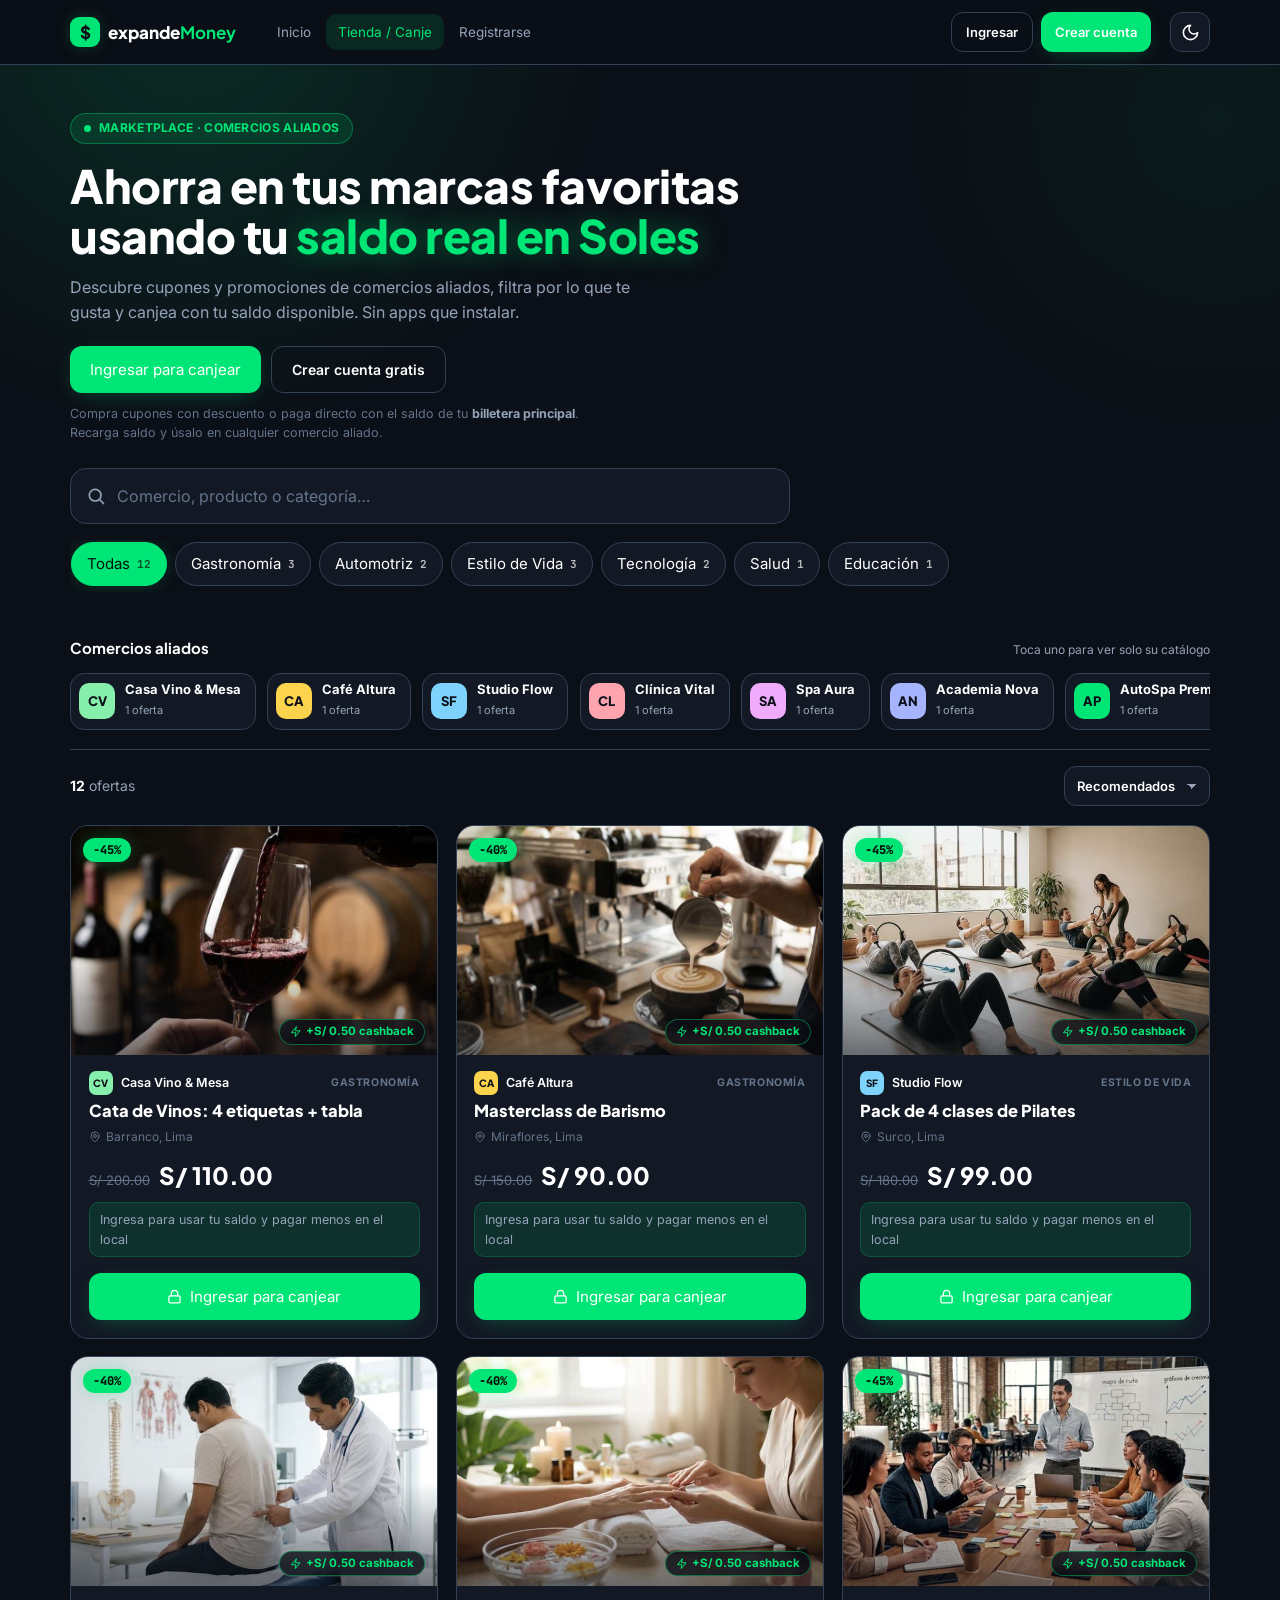
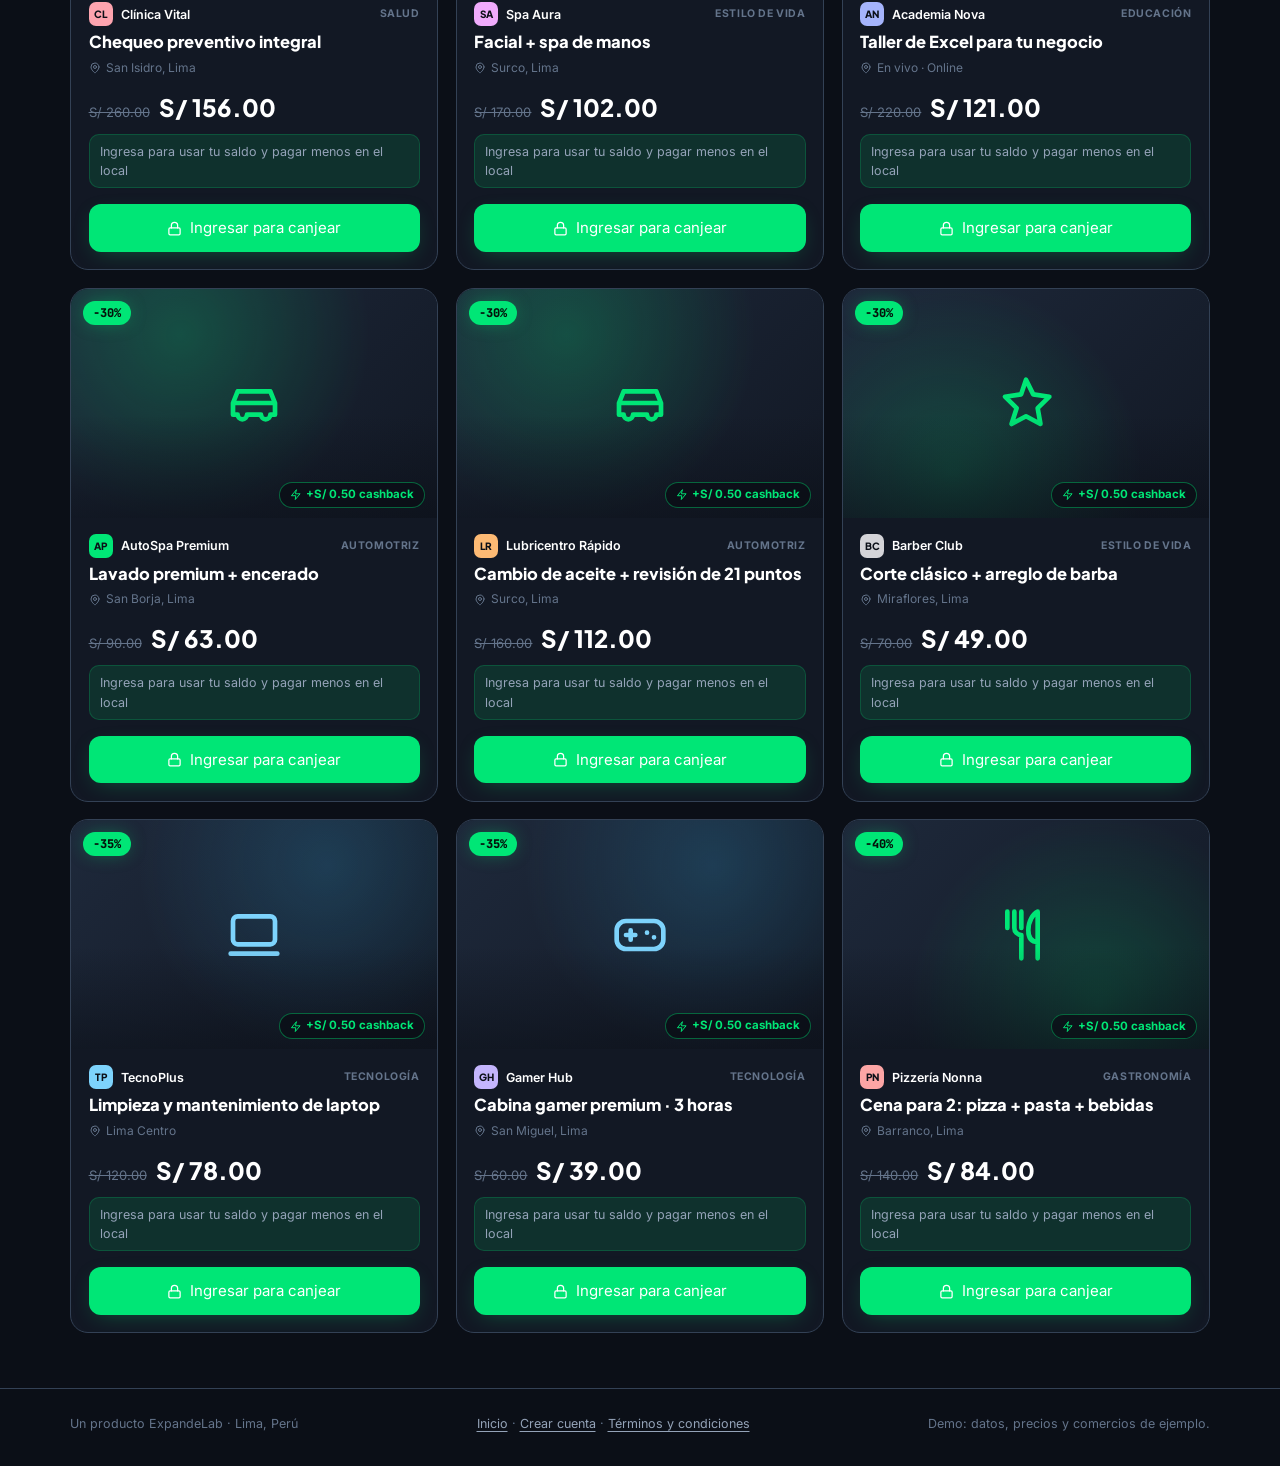
<file: shop.html>
<!DOCTYPE html>
<html lang="es">
<head>
<script>try{if(localStorage.em_theme==="light")document.documentElement.dataset.theme="light"}catch(e){}</script><meta charset="UTF-8"><meta name="viewport" content="width=device-width, initial-scale=1.0"><title>Tienda / Canje &#x2014; expandeMoney</title><meta name="description" content="Descubre, filtra y canjea cupones de comercios aliados con tu saldo real en soles."><meta name="theme-color" content="#0b0f17"><meta name="color-scheme" content="dark"><link rel="icon" href="data:image/svg+xml,%3Csvg xmlns=%27http://www.w3.org/2000/svg%27 viewBox=%270 0 32 32%27%3E%3Crect width=%2732%27 height=%2732%27 rx=%278%27 fill=%27%2300e676%27/%3E%3Ctext x=%2716%27 y=%2722.5%27 font-size=%2719%27 font-weight=%27800%27 text-anchor=%27middle%27 fill=%27%230b0f17%27 font-family=%27Arial,sans-serif%27%3E%24%3C/text%3E%3C/svg%3E"><link rel="preconnect" href="https://fonts.googleapis.com"><link rel="preconnect" href="https://fonts.gstatic.com" crossorigin><link href="https://fonts.googleapis.com/css2?family=Inter:wght@400;500;600;700&family=JetBrains+Mono:wght@500;700;800&family=Plus+Jakarta+Sans:wght@700;800&display=swap" rel="stylesheet"><style>/* expandeMoney \B7  estilos compartidos (tokens, navegaci\F3 n, componentes, modal) */
:root{
  --bg:#0b0f17;--bg-alt:#0d1220;--surface:#121824;--slate:#1e293b;--bd:#334155;
  --em:#00e676;--em-d:#00c764;--em-soft:rgba(0,230,118,.12);--em-glow:rgba(0,230,118,.35);
  --gold:#F5C542;--gold-b:#FFD95A;
  --text:#ffffff;--dim:#94a3b8;--faint:#64748b;--err:#ff6b6b;
  --w:255,255,255;--r-md:12px;--r-lg:18px;--pill:999px;
}
*,*::before,*::after{box-sizing:border-box;margin:0;padding:0}
html{scroll-behavior:smooth;-webkit-text-size-adjust:100%}
body.em{background:var(--bg);color:var(--text);font:15px/1.55 'Inter',system-ui,sans-serif;-webkit-font-smoothing:antialiased;overflow-x:hidden;min-height:100vh}
.em a{color:inherit;text-decoration:none}
.em button{font:inherit;color:inherit}
.em h1,.em h2,.em h3{font-family:'Plus Jakarta Sans','Inter',sans-serif}
.mono{font-family:'JetBrains Mono',ui-monospace,monospace}
.wrap{max-width:1180px;margin:0 auto;padding:0 1.25rem}
.i{width:1em;height:1em;stroke:currentColor;fill:none;stroke-width:2;stroke-linecap:round;stroke-linejoin:round;vertical-align:-.14em;flex:none}
.emc{color:var(--em)}
.sr{position:absolute;width:1px;height:1px;overflow:hidden;clip:rect(0 0 0 0);white-space:nowrap}
.em :focus-visible{outline:2px solid var(--em);outline-offset:2px}

/* ===== NAV COMPARTIDA ===== */
.enav{position:sticky;top:0;z-index:40;background:rgba(11,15,23,.88);backdrop-filter:blur(14px);-webkit-backdrop-filter:blur(14px);border-bottom:1px solid var(--bd)}
.enav .wrap{display:flex;align-items:center;gap:1.2rem;min-height:64px}
.logo{display:flex;align-items:center;gap:8px;font:800 17px 'Plus Jakarta Sans',sans-serif;white-space:nowrap}
.logo i{width:30px;height:30px;border-radius:9px;background:var(--em);display:grid;place-items:center;color:var(--bg);font-style:normal;box-shadow:0 0 18px -4px var(--em-glow)}
.logo b{color:var(--em)}
.enl{display:flex;gap:.2rem;margin-left:.6rem}
.enl a{padding:8px 12px;border-radius:10px;font-size:13.5px;color:var(--dim);transition:color .2s,background .2s;white-space:nowrap}
.enl a:hover{color:var(--text);background:rgba(var(--w),.05)}
.enl a[aria-current=page]{color:var(--em);background:var(--em-soft)}
.eauth{margin-left:auto;display:flex;align-items:center;gap:.5rem}
.walchip{display:flex;flex-direction:column;border:1px solid var(--bd);background:var(--surface);border-radius:12px;padding:4px 12px;line-height:1.15;transition:border-color .2s}
.walchip:hover{border-color:var(--em)}
.walchip small{font-size:9.5px;letter-spacing:.7px;text-transform:uppercase;color:var(--dim);font-weight:600}
.walchip b{font:800 14px 'JetBrains Mono',monospace;color:var(--em)}
.burger{display:none;width:44px;height:44px;border-radius:12px;border:1px solid var(--bd);background:var(--surface);cursor:pointer;place-items:center;color:var(--text)}
.burger .i{font-size:20px}
.eauth .btn.sm{min-height:40px;padding:8px 14px;font-size:13px}
@media(max-width:900px){
  .enav .wrap{gap:.6rem}
  .burger{display:grid;order:3}
  .eauth{order:2}
  .enl{display:none;position:absolute;left:0;right:0;top:100%;flex-direction:column;gap:.2rem;margin:0;padding:.6rem 1rem 1rem;background:rgba(11,15,23,.98);border-bottom:1px solid var(--bd)}
  .enav.open .enl{display:flex}
  .enl a{padding:14px 12px;font-size:15px;min-height:48px;display:flex;align-items:center}
}
@media(max-width:520px){.eauth a.btn{display:none}.walchip small{display:none}}

/* ===== BOTONES / FORMS ===== */
.btn{position:relative;display:inline-flex;align-items:center;justify-content:center;gap:8px;border:0;border-radius:var(--r-md);padding:12px 20px;font:600 14px 'Inter',sans-serif;cursor:pointer;transition:transform .2s,background .2s,box-shadow .2s,border-color .2s;text-align:center;min-height:46px;white-space:nowrap}
.btn-e{background:var(--em);color:#04130b;box-shadow:0 6px 22px -8px var(--em-glow)}
.btn-e:hover{background:#33ff94;transform:translateY(-1px);box-shadow:0 10px 30px -8px var(--em-glow),0 0 0 1px rgba(0,230,118,.5)}
.btn-o{background:transparent;color:var(--text);border:1px solid var(--bd)}
.btn-o:hover{border-color:var(--em);color:var(--em)}
.btn-l{background:var(--slate);color:var(--dim);border:1px dashed var(--bd)}
.btn-l:hover{color:var(--text)}
.btn[disabled]{opacity:.6;cursor:not-allowed;transform:none}
.chip{flex:none;display:inline-flex;align-items:center;gap:7px;border:1px solid var(--bd);background:var(--surface);color:var(--dim);border-radius:var(--pill);padding:9px 15px;font:600 13px 'Inter',sans-serif;cursor:pointer;transition:all .2s;min-height:40px;white-space:nowrap}
.chip:hover{color:var(--text);border-color:var(--faint)}
.chip.on{background:var(--em);border-color:var(--em);color:#04130b;box-shadow:0 0 22px -6px var(--em-glow)}
.minp{width:100%;background:rgba(var(--w),.045);border:1px solid var(--bd);color:var(--text);border-radius:var(--r-md);padding:13px 14px;font:16px 'Inter',sans-serif;min-height:48px;transition:border-color .2s,box-shadow .2s,background .2s;color-scheme:dark}
.minp::placeholder{color:var(--faint)}
.minp:hover{border-color:var(--faint)}
.minp:focus{outline:none;border-color:var(--em);box-shadow:0 0 0 3px rgba(0,230,118,.16);background:rgba(var(--w),.07)}
select.minp{appearance:none;-webkit-appearance:none;padding-right:30px;background-image:linear-gradient(45deg,transparent 50%,var(--dim) 50%),linear-gradient(135deg,var(--dim) 50%,transparent 50%);background-position:calc(100% - 17px) 20px,calc(100% - 12px) 20px;background-size:5px 5px;background-repeat:no-repeat}
select.minp option{background:#121824;color:#fff}
input[type=date].minp{display:block;min-width:0;text-align:left;appearance:none;-webkit-appearance:none}
.fl{display:grid;gap:6px;margin-top:.9rem}.fl>label,.fl>.lb{font-size:12.5px;font-weight:600}
.fl>label i,.fl>.lb i{font-style:normal;color:var(--faint);font-weight:500}
.fl.bad .minp{border-color:var(--err);box-shadow:0 0 0 3px rgba(255,107,107,.12)}
.fl.ok .minp{border-color:rgba(0,230,118,.5)}
.err{display:none;color:var(--err);font-size:12px}.fl.bad .err{display:block}
.hintx{font-size:12px;color:var(--faint)}.hintx b{color:var(--em);font-family:'JetBrains Mono',monospace}
.fl.bad .hintx{display:none}
.ph{display:grid;grid-template-columns:auto 1fr;gap:8px}
.pre{display:flex;align-items:center;padding:0 13px;border:1px solid var(--bd);border-radius:var(--r-md);background:rgba(var(--w),.03);color:var(--dim);font:600 14px 'JetBrains Mono',monospace;min-height:48px}
.docrow{display:grid;grid-template-columns:132px 1fr;gap:8px}
.ferr{color:var(--err);font-size:12.5px;min-height:18px;margin-top:6px}
.chk{display:flex;gap:10px;align-items:flex-start;font-size:12.5px;color:var(--dim);cursor:pointer;margin-top:1rem}
.chk input{appearance:none;-webkit-appearance:none;flex:none;width:22px;height:22px;border:1px solid var(--faint);border-radius:6px;background:rgba(var(--w),.04);display:grid;place-items:center;cursor:pointer;transition:all .2s}
.chk input:checked{background:var(--em);border-color:var(--em)}
.chk input:checked::after{content:"";width:5px;height:10px;border:solid #04130b;border-width:0 2px 2px 0;transform:rotate(45deg) translate(-1px,-1px)}
.fl.bad .chk{color:var(--err)}
.lnk{color:var(--em);text-decoration:underline;text-underline-offset:2px;background:none;border:0;cursor:pointer;font:inherit}
.fine{font-size:11.5px;color:var(--faint);text-align:center;margin-top:.7rem}
.draft{font-size:11.5px;color:#fcd34d;border:1px solid rgba(252,211,77,.35);border-radius:10px;padding:7px 10px;margin-top:.5rem;background:rgba(252,211,77,.06)}

/* ===== OVERLAY / MODAL / TOAST ===== */
.scrim{position:fixed;inset:0;background:rgba(5,8,13,.72);backdrop-filter:blur(3px);-webkit-backdrop-filter:blur(3px);z-index:50;opacity:0;pointer-events:none;transition:opacity .25s}
.scrim.on{opacity:1;pointer-events:auto}
.modal{position:fixed;left:50%;top:50%;transform:translate(-50%,-46%) scale(.97);width:min(480px,calc(100vw - 24px));max-height:calc(100vh - 24px);overflow-y:auto;background:var(--surface);border:1px solid var(--bd);border-radius:22px;z-index:70;opacity:0;pointer-events:none;transition:all .28s cubic-bezier(.2,.9,.3,1);box-shadow:0 40px 90px -30px #000,0 0 70px -34px var(--em-glow);color:var(--text)}
.modal.on{opacity:1;pointer-events:auto;transform:translate(-50%,-50%)}
.mh{display:flex;gap:12px;align-items:flex-start;padding:1.2rem 1.3rem .6rem}
.mh h2{font-size:19px;line-height:1.25}.mh small{color:var(--dim);font-size:12.5px;display:block;margin-top:3px}
.mh .x{margin-left:auto;flex:none}
.mb{padding:.4rem 1.3rem 1.3rem}.mb>.btn{width:100%;margin-top:1rem}
.x{width:40px;height:40px;border-radius:50%;border:1px solid var(--bd);background:var(--slate);color:var(--dim);display:grid;place-items:center;cursor:pointer;font-size:18px}
.x:hover{color:var(--text);border-color:var(--faint)}
.sum{border:1px solid var(--bd);border-radius:14px;overflow:hidden;margin-top:.6rem}
.sum div{display:flex;justify-content:space-between;gap:1rem;padding:10px 14px;font-size:14px;color:var(--dim)}
.sum div+div{border-top:1px solid var(--bd)}
.sum b{color:var(--text);font-family:'JetBrains Mono',monospace;font-weight:700}
.sum .save,.sum .save b{color:var(--em)}
.sum .tot{background:var(--em-soft);color:var(--text);font-weight:600}
.nb{display:flex;gap:10px;align-items:flex-start;border:1px solid rgba(0,230,118,.3);background:var(--em-soft);border-radius:12px;padding:10px 12px;font-size:12.5px;color:var(--dim);margin-top:.4rem}
.nb .i{color:var(--em);font-size:17px;margin-top:1px}.nb b{color:var(--text)}
.amts{display:grid;grid-template-columns:repeat(4,1fr);gap:.5rem;margin-top:.5rem}
.amts button{border:1px solid var(--bd);background:var(--bg);color:var(--text);border-radius:var(--r-md);padding:11px 4px;font:700 14px 'JetBrains Mono',monospace;cursor:pointer;min-height:46px;transition:all .2s}
.amts button:hover{border-color:var(--faint)}
.amts button.on{border-color:var(--em);background:var(--em-soft);color:var(--em);box-shadow:0 0 20px -8px var(--em-glow)}
.pms{display:grid;gap:.5rem;margin-top:.5rem}
.pm{display:flex;align-items:center;gap:12px;border:1px solid var(--bd);background:var(--bg);border-radius:var(--r-md);padding:11px 14px;cursor:pointer;font-size:14px;min-height:48px;transition:border-color .2s}
.pm:hover{border-color:var(--faint)}.pm:has(input:checked){border-color:var(--em);background:var(--em-soft)}
.pm input{accent-color:var(--em);width:18px;height:18px}.pm small{display:block;color:var(--dim);font-size:11.5px}
.tc{max-height:46vh;overflow-y:auto;border:1px solid var(--bd);border-radius:14px;padding:.2rem 1rem 1rem;background:var(--bg);margin-top:.5rem;-webkit-overflow-scrolling:touch;overscroll-behavior:contain}
.tc h3{font-size:14px;margin-top:1rem}.tc p{font-size:13px;color:var(--dim);margin-top:4px;line-height:1.55}
.okv{text-align:center}
.okv .ck{width:56px;height:56px;border-radius:50%;background:var(--em);color:#04130b;display:grid;place-items:center;margin:.4rem auto 10px;font-size:28px;box-shadow:0 0 0 9px rgba(0,230,118,.12),0 0 40px -6px var(--em-glow)}
.okv .qq{width:150px;height:150px;background:#fff;border-radius:14px;padding:9px;margin:1rem auto .4rem}.okv .qq svg{width:100%;height:100%;display:block}
.okv .code{font:800 17px 'JetBrains Mono',monospace;letter-spacing:1.5px;color:var(--em)}
.okv .two{display:grid;grid-template-columns:1fr 1fr;gap:.6rem;margin-top:1rem}.okv .two .btn{margin-top:0;width:100%}
#toast{position:fixed;left:50%;bottom:calc(20px + env(safe-area-inset-bottom));transform:translate(-50%,30px);opacity:0;pointer-events:none;z-index:90;background:var(--surface);border:1px solid rgba(0,230,118,.45);border-radius:18px;padding:11px 18px;font-size:13px;width:max-content;max-width:calc(100vw - 32px);transition:all .3s;text-align:center;box-shadow:0 10px 40px -10px rgba(0,0,0,.8),0 0 30px -12px var(--em-glow);color:var(--text)}
#toast.show{opacity:1;transform:translate(-50%,0)}
#tip{position:fixed;z-index:95;pointer-events:none;background:#0b0f17;border:1px solid var(--bd);border-radius:10px;padding:8px 11px;font-size:12px;color:var(--dim);max-width:240px;opacity:0;transition:opacity .15s;box-shadow:0 10px 30px -10px #000}
#tip.on{opacity:1}
.efoot{border-top:1px solid var(--bd);padding:1.6rem 0 2rem;color:var(--faint);font-size:12.5px}
.efoot .wrap{display:flex;justify-content:space-between;gap:1rem;flex-wrap:wrap}
.efoot a{color:var(--dim);text-decoration:underline;text-underline-offset:3px}.efoot a:hover{color:var(--em)}
.bump{animation:bump .5s}@keyframes bump{40%{transform:scale(1.12)}}
@media(max-width:560px){
  .wrap{padding:0 1rem}
  .modal{top:auto;bottom:0;left:0;width:100%;max-height:92dvh;border-radius:22px 22px 0 0;transform:translateY(40px)}.modal.on{transform:none}
  #toast{bottom:auto;top:calc(14px + env(safe-area-inset-top));transform:translate(-50%,-30px)}#toast.show{transform:translate(-50%,0)}
  .okv .two{grid-template-columns:1fr}
}
@media(prefers-reduced-motion:reduce){*,*::before,*::after{animation:none!important;transition:none!important}html{scroll-behavior:auto}}

/* ===== Tema claro ===== */
:root[data-theme=light]{--bg:#f3f5f8;--bg-alt:#e9edf2;--surface:#ffffff;--slate:#e6eaf0;--bd:#d3d9e3;--em:#00924b;--em-d:#007a3f;--em-soft:rgba(0,146,75,.10);--em-glow:rgba(0,146,75,.28);--gold:#c58a0a;--gold-b:#b7791f;--text:#0f172a;--dim:#475569;--faint:#64748b;--err:#d92d20;--w:15,23,42;color-scheme:light}
:root[data-theme=light] body.em{background:var(--bg);color:var(--text)}
:root[data-theme=light] .btn-e,:root[data-theme=light] .lp .btn-p,:root[data-theme=light] .cta:not(.ghost){color:#fff}
:root[data-theme=light] .enav{background:rgba(243,245,248,.88)}
:root[data-theme=light] .scrim{background:rgba(15,23,42,.45)}
:root[data-theme=light] .orb{opacity:.5}
.theme{display:grid;place-items:center;width:40px;height:40px;border-radius:12px;border:1px solid var(--bd);background:var(--surface);color:var(--text);cursor:pointer;flex:none;transition:border-color .2s,transform .2s}
.theme:hover{border-color:var(--em);transform:translateY(-1px)}.theme .i{font-size:19px}
.theme .sun{display:none}:root[data-theme=light] .theme .sun{display:block}:root[data-theme=light] .theme .moon{display:none}
.btn.out{gap:6px}.btn.out .i{font-size:16px}
@media(max-width:520px){.btn.out .olb,.rlb{display:none}.btn.out{padding-inline:11px}}
</style>
<style>
/* ===== HERO ===== */
.hero{position:relative;padding:3rem 0 1.6rem;background:radial-gradient(700px circle at 15% -10%,rgba(0,230,118,.14),transparent 60%),radial-gradient(520px circle at 95% 10%,rgba(0,230,118,.06),transparent 60%)}
.eyebrow{display:inline-flex;align-items:center;gap:8px;border:1px solid rgba(0,230,118,.35);background:var(--em-soft);color:var(--em);border-radius:var(--pill);padding:5px 13px;font-size:12px;font-weight:700;letter-spacing:.3px}
.eyebrow::before{content:"";width:7px;height:7px;border-radius:50%;background:var(--em);box-shadow:0 0 0 0 rgba(0,230,118,.6);animation:pulse 2s infinite}
@keyframes pulse{70%{box-shadow:0 0 0 8px rgba(0,230,118,0)}100%{box-shadow:0 0 0 0 rgba(0,230,118,0)}}
h1{font-size:clamp(28px,4.8vw,46px);line-height:1.1;font-weight:800;margin-top:1rem;letter-spacing:-.5px;max-width:780px}
h1 span{color:var(--em);text-shadow:0 0 28px rgba(0,230,118,.4)}
.lead{color:var(--dim);margin-top:.9rem;max-width:560px;font-size:16px}
.search{position:relative;margin-top:1.6rem;max-width:720px}
.search .i{position:absolute;left:16px;top:50%;margin-top:-10px;font-size:20px;color:var(--dim);pointer-events:none}
.search input{width:100%;background:var(--surface);border:1px solid var(--bd);color:var(--text);border-radius:16px;padding:16px 46px 16px 46px;font:16px 'Inter',sans-serif;min-height:56px;transition:border-color .2s,box-shadow .2s}
.search input::placeholder{color:var(--faint)}
.search input:focus{outline:none;border-color:var(--em);box-shadow:0 0 0 3px rgba(0,230,118,.16),0 0 40px -12px var(--em-glow)}
.search input::-webkit-search-cancel-button{display:none}
.search .clr{position:absolute;right:8px;top:50%;margin-top:-18px;width:36px;height:36px;border-radius:50%;border:0;background:var(--slate);color:var(--dim);cursor:pointer;display:none;place-items:center}
.search.has .clr{display:grid}
.search .clr:hover{color:var(--text)}
.cats{display:flex;gap:.5rem;margin-top:1rem;overflow-x:auto;scrollbar-width:none;padding:2px 1px 6px;-webkit-overflow-scrolling:touch}
.cats::-webkit-scrollbar{display:none}
.chip{flex:none;display:inline-flex;align-items:center;gap:7px;border:1px solid var(--bd);background:var(--surface);color:var(--dim);border-radius:var(--pill);padding:9px 15px;font:600 13px 'Inter',sans-serif;cursor:pointer;transition:all .2s;min-height:40px;white-space:nowrap}
.chip:hover{color:var(--text);border-color:var(--faint)}
.chip.on{background:var(--em);border-color:var(--em);color:#04130b;box-shadow:0 0 22px -6px var(--em-glow)}
.chip small{font:700 11px 'JetBrains Mono',monospace;opacity:.7}

/* ===== COMERCIOS + TOOLBAR ===== */
.shops{padding:1.2rem 0 .4rem}
.sh-h{display:flex;align-items:baseline;justify-content:space-between;gap:1rem}
.sh-h h2{font-size:15px;font-weight:700}
.sh-h span{font-size:12px;color:var(--dim)}
.rail{display:flex;gap:.7rem;overflow-x:auto;scroll-snap-type:x proximity;padding:.8rem 1px .6rem;scrollbar-width:none;-webkit-overflow-scrolling:touch}
.rail::-webkit-scrollbar{display:none}
.shop{flex:none;scroll-snap-align:start;display:flex;align-items:center;gap:10px;border:1px solid var(--bd);background:var(--surface);border-radius:14px;padding:8px 14px 8px 8px;cursor:pointer;transition:all .2s;text-align:left;min-height:52px}
.shop:hover{border-color:var(--faint)}
.shop.on{border-color:var(--em);box-shadow:0 0 24px -8px var(--em-glow);background:linear-gradient(180deg,rgba(0,230,118,.08),transparent),var(--surface)}
.mono-av{width:36px;height:36px;border-radius:10px;display:grid;place-items:center;font:800 13px 'Plus Jakarta Sans',sans-serif;color:var(--bg);flex:none}
.shop b{display:block;font-size:13px;line-height:1.2;white-space:nowrap}
.shop small{color:var(--dim);font-size:11px}
.tools{display:flex;align-items:center;gap:.8rem;flex-wrap:wrap;padding:1rem 0 .4rem;border-top:1px solid var(--bd);margin-top:.6rem}
.count{font-size:14px;color:var(--dim);margin-right:auto}
.count b{color:var(--text)}
.tog{display:inline-flex;align-items:center;gap:9px;font-size:13px;color:var(--dim);cursor:pointer;user-select:none;min-height:40px}
.tog input{appearance:none;-webkit-appearance:none;width:38px;height:22px;border-radius:12px;background:var(--slate);border:1px solid var(--bd);position:relative;cursor:pointer;transition:background .2s}
.tog input::after{content:"";position:absolute;top:2px;left:2px;width:16px;height:16px;border-radius:50%;background:var(--dim);transition:transform .2s,background .2s}
.tog input:checked{background:var(--em-soft);border-color:var(--em)}
.tog input:checked::after{transform:translateX(16px);background:var(--em)}
.sel{background:var(--surface);border:1px solid var(--bd);color:var(--text);border-radius:var(--r-md);padding:9px 34px 9px 12px;font:600 13px 'Inter',sans-serif;min-height:40px;color-scheme:dark;appearance:none;-webkit-appearance:none;cursor:pointer;background-image:linear-gradient(45deg,transparent 50%,var(--dim) 50%),linear-gradient(135deg,var(--dim) 50%,transparent 50%);background-position:calc(100% - 17px) 17px,calc(100% - 12px) 17px;background-size:5px 5px;background-repeat:no-repeat}
.sel:hover{border-color:var(--faint)}

/* ===== GRID / CARDS ===== */
.grid{display:grid;grid-template-columns:repeat(3,1fr);gap:1.1rem;padding:.8rem 0 3rem}
.card{position:relative;display:flex;flex-direction:column;border:1px solid var(--bd);background:var(--surface);border-radius:var(--r-lg);overflow:hidden;transition:transform .25s,border-color .25s,box-shadow .25s;animation:in .45s both}
@keyframes in{from{opacity:0;transform:translateY(12px)}}
.card:hover{transform:translateY(-4px);border-color:rgba(0,230,118,.55);box-shadow:0 22px 50px -26px var(--em-glow),0 0 0 1px rgba(0,230,118,.12)}
.media{position:relative;aspect-ratio:16/10;background:var(--slate);overflow:hidden}
.media img{width:100%;height:100%;object-fit:cover;display:block;transition:transform .6s cubic-bezier(.2,.9,.3,1)}
.card:hover .media img{transform:scale(1.05)}
.media::after{content:"";position:absolute;inset:0;background:linear-gradient(180deg,rgba(11,15,23,0) 55%,rgba(11,15,23,.55))}
.tile{width:100%;height:100%;display:grid;place-items:center;color:var(--em);font-size:56px}
.tile.auto{background:radial-gradient(circle at 30% 20%,rgba(0,230,118,.22),transparent 60%),linear-gradient(135deg,#1e293b,#121824)}
.tile.tec{background:radial-gradient(circle at 70% 20%,rgba(56,189,248,.18),transparent 60%),linear-gradient(135deg,#1e293b,#121824);color:#7dd3fc}
.tile.est{background:radial-gradient(circle at 30% 80%,rgba(0,230,118,.2),transparent 60%),linear-gradient(135deg,#1e293b,#121824)}
.tile.gas{background:radial-gradient(circle at 70% 80%,rgba(0,230,118,.2),transparent 60%),linear-gradient(135deg,#1e293b,#121824)}
.dcto{position:absolute;top:12px;left:12px;z-index:2;background:var(--em);color:#04130b;font:800 12px 'JetBrains Mono',monospace;border-radius:var(--pill);padding:4px 10px;box-shadow:0 0 18px -2px var(--em-glow)}
.cbk{position:absolute;right:12px;bottom:10px;z-index:2;display:inline-flex;align-items:center;gap:5px;background:rgba(11,15,23,.78);backdrop-filter:blur(6px);-webkit-backdrop-filter:blur(6px);border:1px solid rgba(0,230,118,.4);color:var(--em);border-radius:var(--pill);padding:3px 10px;font-size:11.5px;font-weight:700}
.cbody{display:flex;flex-direction:column;gap:6px;padding:1rem 1.1rem 1.1rem;flex:1}
.mrow{display:flex;align-items:center;gap:8px;font-size:12.5px;color:var(--dim)}
.mrow .mono-av{width:24px;height:24px;border-radius:7px;font-size:10px}
.mrow b{color:var(--text);font-weight:600}
.mrow .cat{margin-left:auto;font-size:10.5px;letter-spacing:.6px;text-transform:uppercase;color:var(--faint);font-weight:700}
.card h3{font-size:16.5px;line-height:1.25;font-weight:800}
.loc{font-size:12px;color:var(--faint);display:flex;align-items:center;gap:5px}
.price{display:flex;align-items:baseline;gap:9px;margin-top:auto;padding-top:8px}
.price s{color:var(--faint);font-size:13px}
.price b{font:800 24px 'Plus Jakarta Sans',sans-serif}
.pay{font-size:12.5px;color:var(--dim);background:var(--em-soft);border:1px solid rgba(0,230,118,.2);border-radius:10px;padding:7px 10px;margin-top:6px}
.pay b{color:var(--em)}
.card .btn{width:100%;margin-top:10px}
.card.lockd .pay{background:rgba(var(--w),.03);border-color:var(--bd)}
.card.lockd .media img,.card.lockd .tile{filter:saturate(.7) brightness(.85)}

.skel{height:392px;border-radius:var(--r-lg);border:1px solid var(--bd);background:linear-gradient(100deg,var(--surface) 30%,var(--slate) 50%,var(--surface) 70%);background-size:200% 100%;animation:sh 1.2s infinite linear}
@keyframes sh{to{background-position:-200% 0}}
.empty{grid-column:1/-1;text-align:center;border:1px dashed var(--bd);border-radius:var(--r-lg);padding:3rem 1.2rem;color:var(--dim)}
.empty .i{font-size:34px;color:var(--faint)}
.empty h3{color:var(--text);margin:.6rem 0 .3rem;font-size:18px}
.empty .btn{margin-top:1rem}


.use{margin-top:1rem}
.use label{display:flex;justify-content:space-between;font-size:13px;font-weight:600;margin-bottom:8px}
.use label b{color:var(--em);font-family:'JetBrains Mono',monospace}
input[type=range]{width:100%;-webkit-appearance:none;appearance:none;height:6px;border-radius:6px;background:var(--slate);outline-offset:6px}
input[type=range]::-webkit-slider-thumb{-webkit-appearance:none;width:26px;height:26px;border-radius:50%;background:var(--em);border:3px solid var(--bg);box-shadow:0 0 14px var(--em-glow);cursor:pointer}
input[type=range]::-moz-range-thumb{width:22px;height:22px;border-radius:50%;background:var(--em);border:3px solid var(--bg);box-shadow:0 0 14px var(--em-glow);cursor:pointer}
.rng{display:flex;justify-content:space-between;font-size:11.5px;color:var(--faint);margin-top:6px}
.seg{display:grid;grid-template-columns:1fr 1fr;gap:.5rem;margin-top:.3rem}
.seg button{border:1px solid var(--bd);background:var(--bg);color:var(--dim);border-radius:var(--r-md);padding:10px 8px;cursor:pointer;font:700 13px 'Inter',sans-serif;text-align:center;min-height:56px;transition:all .2s}
.seg button small{display:block;font-weight:500;font-size:11px;color:var(--faint);margin-top:2px}
.seg button.on{border-color:var(--em);background:var(--em-soft);color:var(--em)}
.seg button.on small{color:var(--dim)}
.wstrip{border-bottom:1px solid var(--bd);background:linear-gradient(180deg,rgba(0,230,118,.06),transparent)}
.wstrip .wrap{display:flex;align-items:center;gap:1.2rem;flex-wrap:wrap;padding-top:.7rem;padding-bottom:.7rem;font-size:13px;color:var(--dim)}
.wstrip b.v{font:800 16px 'JetBrains Mono',monospace;color:var(--em)}.wstrip b.l{font:800 16px 'JetBrains Mono',monospace;color:var(--dim)}
.wstrip .lbl{font-size:10.5px;letter-spacing:.6px;text-transform:uppercase;display:block;font-weight:600}
.wstrip .bar{flex:1;min-width:140px;max-width:340px;height:6px;border-radius:6px;background:var(--slate);overflow:hidden}
.wstrip .fill{height:100%;border-radius:6px;background:linear-gradient(90deg,var(--em-d),var(--em));box-shadow:0 0 12px var(--em-glow);transition:width .7s}
.wstrip .sp{flex:1}
.gcta{display:flex;flex-wrap:wrap;gap:.6rem;margin-top:1.3rem}
.gnote{font-size:12.5px;color:var(--faint);margin-top:.7rem;max-width:560px}.gnote b{color:var(--dim)}
body:not(.in) .auth-only{display:none!important}
body.in .guest-only{display:none!important}
.seg{display:grid;grid-template-columns:1fr 1fr;gap:.5rem;margin-top:.3rem}
.seg button{border:1px solid var(--bd);background:var(--bg);color:var(--dim);border-radius:var(--r-md);padding:10px 8px;cursor:pointer;font:700 13px 'Inter',sans-serif;text-align:center;min-height:56px;transition:all .2s}
.seg button small{display:block;font-weight:500;font-size:11px;color:var(--faint);margin-top:2px}
.seg button.on{border-color:var(--em);background:var(--em-soft);color:var(--em)}.seg button.on small{color:var(--dim)}
.use{margin-top:1rem}.use label{display:flex;justify-content:space-between;font-size:13px;font-weight:600;margin-bottom:8px}.use label b{color:var(--em);font-family:'JetBrains Mono',monospace}
.rng{display:flex;justify-content:space-between;font-size:11.5px;color:var(--faint);margin-top:6px}
@media(max-width:980px){.grid{grid-template-columns:repeat(2,1fr)}}
@media(max-width:720px){.hero{padding:1.8rem 0 1rem}.tools{gap:.5rem .8rem}.count{flex:1 0 100%}.gcta .btn{flex:1 1 200px}}
@media(max-width:560px){.grid{grid-template-columns:1fr;gap:1rem}.search input{font-size:16px}.wstrip .bar{display:none}}
@media(hover:none){.card:hover{transform:none;box-shadow:none;border-color:var(--bd)}.card:hover .media img{transform:none}.card:active{transform:scale(.99)}}
</style>
</head>
<body class="em">
<svg width="0" height="0" style="position:absolute" aria-hidden="true"><defs><symbol id="i-lock" viewBox="0 0 24 24"><rect x="3" y="11" width="18" height="11" rx="2"/><path d="M7 11V7a5 5 0 0110 0v4"/></symbol><symbol id="i-unlock" viewBox="0 0 24 24"><rect x="3" y="11" width="18" height="11" rx="2"/><path d="M7 11V7a5 5 0 019.9-1"/></symbol><symbol id="i-qr" viewBox="0 0 24 24"><rect x="3" y="3" width="7" height="7" rx="1"/><rect x="14" y="3" width="7" height="7" rx="1"/><rect x="3" y="14" width="7" height="7" rx="1"/><path d="M14 14h3v3h-3zM20 14v3M14 20h3M20 20h1"/></symbol><symbol id="i-search" viewBox="0 0 24 24"><circle cx="11" cy="11" r="7"/><path d="M21 21l-4.3-4.3"/></symbol><symbol id="i-info" viewBox="0 0 24 24"><circle cx="12" cy="12" r="10"/><path d="M12 16v-4M12 8h.01"/></symbol><symbol id="i-store" viewBox="0 0 24 24"><path d="M3 9l1-5h16l1 5M3 9v11h18V9M3 9a3 3 0 006 0 3 3 0 006 0 3 3 0 006 0M9 20v-6h6v6"/></symbol><symbol id="i-wallet" viewBox="0 0 24 24"><path d="M20 12V8H6a2 2 0 010-4h12v4M4 6v12a2 2 0 002 2h14v-4M18 12a2 2 0 000 4h4v-4z"/></symbol><symbol id="i-crown" viewBox="0 0 24 24"><path d="M2 18l2-11 5 5 3-8 3 8 5-5 2 11zM4 21h16"/></symbol><symbol id="i-medal" viewBox="0 0 24 24"><path d="M7.2 2h9.6l2.2 6H5zM12 22a6 6 0 100-12 6 6 0 000 12z"/></symbol><symbol id="i-bolt" viewBox="0 0 24 24"><path d="M13 2L3 14h9l-1 8 10-12h-9z"/></symbol><symbol id="i-x" viewBox="0 0 24 24"><path d="M18 6L6 18M6 6l12 12"/></symbol><symbol id="i-reset" viewBox="0 0 24 24"><path d="M3 12a9 9 0 109-9 9 9 0 00-6.7 3L3 8M3 3v5h5"/></symbol><symbol id="i-shield" viewBox="0 0 24 24"><path d="M12 22s8-4 8-10V5l-8-3-8 3v7c0 6 8 10 8 10z"/></symbol><symbol id="i-globe" viewBox="0 0 24 24"><circle cx="12" cy="12" r="10"/><path d="M2 12h20M12 2a15 15 0 010 20M12 2a15 15 0 000 20"/></symbol><symbol id="i-play" viewBox="0 0 24 24"><circle cx="12" cy="12" r="10"/><path d="M10 8l6 4-6 4z"/></symbol><symbol id="i-pin" viewBox="0 0 24 24"><path d="M20 10c0 6-8 12-8 12S4 16 4 10a8 8 0 0116 0z"/><circle cx="12" cy="10" r="3"/></symbol><symbol id="i-check" viewBox="0 0 24 24"><circle cx="12" cy="12" r="10"/><path d="M8 12l3 3 5-6"/></symbol><symbol id="i-tag" viewBox="0 0 24 24"><path d="M20 12l-8 8-9-9V3h8zM7.5 7.5h.01"/></symbol><symbol id="i-card" viewBox="0 0 24 24"><rect x="2" y="5" width="20" height="14" rx="2"/><path d="M2 10h20"/></symbol><symbol id="i-link" viewBox="0 0 24 24"><path d="M10 13a5 5 0 007 0l3-3a5 5 0 00-7-7l-1 1M14 11a5 5 0 00-7 0l-3 3a5 5 0 007 7l1-1"/></symbol><symbol id="i-users" viewBox="0 0 24 24"><path d="M17 21v-2a4 4 0 00-4-4H5a4 4 0 00-4 4v2M9 11a4 4 0 100-8 4 4 0 000 8zM23 21v-2a4 4 0 00-3-3.9M16 3.1a4 4 0 010 7.8"/></symbol><symbol id="i-repeat" viewBox="0 0 24 24"><path d="M17 1l4 4-4 4M3 11V9a4 4 0 014-4h14M7 23l-4-4 4-4M21 13v2a4 4 0 01-4 4H3"/></symbol><symbol id="i-bell" viewBox="0 0 24 24"><path d="M6 8a6 6 0 0112 0c0 7 3 9 3 9H3s3-2 3-9M10.3 21a1.94 1.94 0 003.4 0"/></symbol><symbol id="i-chev" viewBox="0 0 24 24"><path d="M6 9l6 6 6-6"/></symbol><symbol id="i-arrow" viewBox="0 0 24 24"><path d="M5 12h14M13 5l7 7-7 7"/></symbol><symbol id="i-ticket" viewBox="0 0 24 24"><path d="M2 9a3 3 0 010-6h20v6a3 3 0 000 6v6H2v-6a3 3 0 000-6zM13 5v2M13 17v2M13 11v2"/></symbol><symbol id="i-car" viewBox="0 0 24 24"><path d="M5 17H3v-5l2-5h14l2 5v5h-2M5 17a2 2 0 104 0M15 17a2 2 0 104 0M9 17h6M3 12h18"/></symbol><symbol id="i-laptop" viewBox="0 0 24 24"><rect x="3" y="4" width="18" height="12" rx="2"/><path d="M2 20h20"/></symbol><symbol id="i-star" viewBox="0 0 24 24"><path d="M12 2l3.1 6.3 6.9 1-5 4.9 1.2 6.8-6.2-3.3-6.2 3.3L8 14.2 3 9.3l6.9-1z"/></symbol><symbol id="i-game" viewBox="0 0 24 24"><rect x="2" y="6" width="20" height="12" rx="4"/><path d="M6 12h4M8 10v4M15 11h.01M18 13h.01"/></symbol><symbol id="i-fork" viewBox="0 0 24 24"><path d="M7 2v7a3 3 0 003 3v10M4 2v7M10 2v7M17 22V2c-2 1-4 4-4 8s2 5 4 5"/></symbol><symbol id="i-copy" viewBox="0 0 24 24"><rect x="9" y="9" width="13" height="13" rx="2"/><path d="M5 15H4a2 2 0 01-2-2V4a2 2 0 012-2h9a2 2 0 012 2v1"/></symbol><symbol id="i-menu" viewBox="0 0 24 24"><path d="M3 6h18M3 12h18M3 18h18"/></symbol><symbol id="i-plus" viewBox="0 0 24 24"><path d="M12 5v14M5 12h14"/></symbol><symbol id="i-coin" viewBox="0 0 24 24"><circle cx="12" cy="12" r="9"/><path d="M14.5 9.2A2.8 2.2 0 0012 8c-1.4 0-2.6.8-2.6 2s1.1 1.6 2.6 2 2.6.8 2.6 2-1.2 2-2.6 2a2.8 2.2 0 01-2.5-1.2M12 6v2M12 16v2"/></symbol><symbol id="i-gift" viewBox="0 0 24 24"><rect x="3" y="8" width="18" height="4" rx="1"/><path d="M12 8v13M5 12v9h14v-9M7.5 8a2.5 2.5 0 010-5C11 3 12 8 12 8s1-5 4.5-5a2.5 2.5 0 010 5"/></symbol><symbol id="i-percent" viewBox="0 0 24 24"><path d="M19 5L5 19"/><circle cx="6.5" cy="6.5" r="2.5"/><circle cx="17.5" cy="17.5" r="2.5"/></symbol><symbol id="i-trend" viewBox="0 0 24 24"><path d="M22 7l-8.5 8.5-5-5L2 17M16 7h6v6"/></symbol><symbol id="i-heart" viewBox="0 0 24 24"><path d="M20.8 4.6a5.5 5.5 0 00-7.8 0L12 5.7l-1-1.1a5.5 5.5 0 00-7.8 7.8l1 1.1L12 21l7.8-7.5 1-1.1a5.5 5.5 0 000-7.8z"/></symbol><symbol id="i-sun" viewBox="0 0 24 24"><circle cx="12" cy="12" r="4"/><path d="M12 2v2M12 20v2M4.9 4.9l1.4 1.4M17.7 17.7l1.4 1.4M2 12h2M20 12h2M4.9 19.1l1.4-1.4M17.7 6.3l1.4-1.4"/></symbol><symbol id="i-moon" viewBox="0 0 24 24"><path d="M12 3a6 6 0 009 9 9 9 0 11-9-9z"/></symbol><symbol id="i-logout" viewBox="0 0 24 24"><path d="M9 21H5a2 2 0 01-2-2V5a2 2 0 012-2h4M16 17l5-5-5-5M21 12H9"/></symbol><symbol id="i-left" viewBox="0 0 24 24"><path d="M19 12H5M12 19l-7-7 7-7"/></symbol></defs></svg>
<header class="enav"><div class="wrap"><a class="logo" href="index.html"><i>$</i><span>expande<b>Money</b></span></a><nav class="enl" id="enl" aria-label="Principal"><a href="index.html">Inicio</a><a href="shop.html" aria-current="page">Tienda / Canje</a><a href="signup.html">Registrarse</a></nav><div class="eauth" id="eauth"></div><button class="theme" type="button" data-theme-toggle aria-label="Cambiar a versi&oacute;n clara" aria-pressed="false"><svg class="i moon" aria-hidden="true"><use href="#i-moon"/></svg><svg class="i sun" aria-hidden="true"><use href="#i-sun"/></svg></button><button class="burger" type="button" aria-expanded="false" aria-controls="enl" aria-label="Abrir men&uacute;"><svg class="i" aria-hidden="true"><use href="#i-menu"/></svg></button></div></header>
<div class="wstrip auth-only"><div class="wrap">
  <span><span class="lbl">Disponible</span><b class="v" id="w-av">S/ 0.00</b></span>
  <span data-tip="Saldo bloqueado: se libera cuando completes las 10 visitas de tu tarjeta de nivel." tabindex="0" style="cursor:help"><span class="lbl">Bloqueado por nivel</span><b class="l" id="w-lk">S/ 0.00</b></span>
  <span class="bar" role="progressbar" aria-label="Visitas de tu tarjeta" aria-valuemin="0" aria-valuemax="10" id="w-bar"><span class="fill" id="w-fill" style="display:block;width:0"></span></span>
  <span id="w-txt"></span><span class="sp"></span>
  <a class="btn btn-o" href="dashboard.html#cupones" style="min-height:40px;padding:8px 14px"><svg class="i" aria-hidden="true"><use href="#i-ticket"/></svg> Mis cupones <b class="mono emc" id="w-cn">0</b></a>
</div></div>
<main>
<section class="hero"><div class="wrap">
  <span class="eyebrow">MARKETPLACE &middot; COMERCIOS ALIADOS</span>
  <h1>Ahorra en tus marcas favoritas usando tu <span>saldo real en Soles</span></h1>
  <p class="lead">Descubre cupones y promociones de comercios aliados, filtra por lo que te gusta y canjea con tu saldo disponible. Sin apps que instalar.</p>
  <div class="gcta guest-only"><button class="btn btn-e" type="button" data-login>Ingresar para canjear</button><a class="btn btn-o" href="signup.html">Crear cuenta gratis</a></div>
  <p class="gnote guest-only">Compra cupones con descuento o paga directo con el saldo de tu <b>billetera principal</b>. Recarga saldo y &uacute;salo en cualquier comercio aliado.</p>
  <div class="search" id="search" role="search">
    <svg class="i" aria-hidden="true"><use href="#i-search"/></svg>
    <label class="sr" for="q">Buscar por comercio, producto o categor&iacute;a</label>
    <input id="q" type="search" placeholder="Comercio, producto o categor&iacute;a&hellip;" autocomplete="off" enterkeyhint="search">
    <button class="clr" id="clr" type="button" aria-label="Borrar b&uacute;squeda"><svg class="i" aria-hidden="true"><use href="#i-x"/></svg></button>
  </div>
  <div class="cats" id="cats" role="group" aria-label="Categor&iacute;as"></div>
</div></section>
<section class="shops"><div class="wrap">
  <div class="sh-h"><h2>Comercios aliados</h2><span id="shopnote">Toca uno para ver solo su cat&aacute;logo</span></div>
  <div class="rail" id="rail" role="group" aria-label="Comercios"></div>
  <div class="tools">
    <div class="count" id="count" aria-live="polite"></div>
    <label class="tog auth-only"><input type="checkbox" id="only"><span>Solo lo que puedo canjear</span></label>
    <label class="sr" for="sort">Ordenar por</label>
    <select class="sel" id="sort"><option value="rec">Recomendados</option><option value="save">Mayor ahorro</option><option value="low">Menor precio</option></select>
  </div>
  <div class="grid" id="grid" aria-busy="true"></div>
</div></section>
</main>
<footer class="efoot"><div class="wrap"><span>Un producto ExpandeLab &middot; Lima, Per&uacute;</span><span><a href="index.html">Inicio</a> &middot; <a href="signup.html">Crear cuenta</a> &middot; <a href="#" data-terms>T&eacute;rminos y condiciones</a></span><span>Demo: datos, precios y comercios de ejemplo.</span></div></footer>
<script>/* expandeMoney \u00b7 n\u00facleo compartido: estado, reglas, cat\u00e1logo, navegaci\u00f3n y modales (login, recarga, t\u00e9rminos) */
(function(){
"use strict";
const $=(s,r=document)=>r.querySelector(s),$$=(s,r=document)=>[...r.querySelectorAll(s)];
const EM=window.EM={$,$$};
EM.reduce=matchMedia('(prefers-reduced-motion:reduce)').matches;
const reduce=EM.reduce;

/* ---------- utilidades ---------- */
EM.money=n=>'S/ '+(Math.round(n*100)/100).toFixed(2);
EM.norm=s=>String(s).normalize('NFD').replace(/[\u0300-\u036f]/g,'').toLowerCase().trim();
EM.esc=s=>String(s).replace(/[&<>"']/g,c=>({'&':'&amp;','<':'&lt;','>':'&gt;','"':'&quot;',"'":'&#39;'}[c]));
EM.ic=(n,c='')=>`<svg class="i ${c}" aria-hidden="true"><use href="#i-${n}"/></svg>`;
EM.fdate=ts=>new Date(ts).toLocaleDateString('es-PE',{day:'2-digit',month:'short',year:'numeric'});
EM.newCode=()=>'EXP-'+Math.random().toString(36).slice(2,8).toUpperCase();
const {money,esc,ic,fdate}=EM;
EM.qr=function(code){let h=0;for(const c of code)h=(h*131+c.charCodeAt(0))>>>0;let s=h,r='';const n=11,c=100/n;
  for(let y=0;y<n;y++)for(let x=0;x<n;x++){s=(s*1103515245+12345)>>>0;const k=(x<3&&y<3)||(x>n-4&&y<3)||(x<3&&y>n-4);if(k||(s>>16)%2)r+=`<rect x="${x*c}" y="${y*c}" width="${c}" height="${c}"/>`}
  return `<svg viewBox="0 0 100 100" role="img" aria-label="C\u00f3digo QR ${esc(code)}"><g fill="#0b0f17">${r}</g></svg>`};
EM.animNum=function(el,to,bump=true){if(!el)return;const from=parseFloat(el.dataset.v||'0'),t0=performance.now(),d=reduce?0:650;el.dataset.v=to;
  if(bump&&!reduce&&from!==to){el.classList.remove('bump');void el.offsetWidth;el.classList.add('bump')}
  (function step(n){const p=d?Math.min(1,(n-t0)/d):1,e=1-Math.pow(1-p,3);el.textContent=money(from+(to-from)*e);if(p<1)requestAnimationFrame(step)})(t0)};
let tt;EM.toast=function(m){let t=$('#toast');if(!t)return;t.textContent=m;t.classList.add('show');clearTimeout(tt);tt=setTimeout(()=>t.classList.remove('show'),3000)};
let ac;EM.ensureAudio=function(){try{ac=ac||new(window.AudioContext||window.webkitAudioContext)();if(ac.state==='suspended')ac.resume()}catch(e){}};
EM.chime=function(big){if(!EM.S.snd)return;try{EM.ensureAudio();if(!ac)return;(big?[[660,0],[880,.1],[1318.5,.2]]:[[880,0],[1318.5,.1]]).forEach(([f,d])=>{const o=ac.createOscillator(),g=ac.createGain();o.type='sine';o.frequency.value=f;const t=ac.currentTime+d;g.gain.setValueAtTime(0,t);g.gain.linearRampToValueAtTime(.06,t+.02);g.gain.exponentialRampToValueAtTime(.0001,t+.5);o.connect(g);g.connect(ac.destination);o.start(t);o.stop(t+.55)})}catch(e){}};
EM.buzz=n=>{try{navigator.vibrate&&navigator.vibrate(n)}catch(e){}};

/* ---------- reglas (fuente \u00fanica) ---------- */
EM.R={CARD:10,RATE:[.5,.7,1],CAP:.4,MINPCT:.1}; /* RATE: saldo por consumo seg\u00fan nivel (Bronce, Plata, Oro). Bronce/Plata quedan bloqueados hasta completar 10 consumos; Oro es disponible al instante */
EM.r2=n=>Math.round(n*100)/100;
EM.reward=t=>EM.r2(EM.R.CARD*EM.R.RATE[Math.min(t,1)]);
EM.blocked=w=>{const t=EM.tierOf(w.life);return t===2?0:EM.r2(w.visits*EM.R.RATE[t])};
EM.TIERS=['Bronce','Plata','Oro'];
EM.tierOf=v=>v>=30?2:v>=10?1:0;

/* ---------- cat\u00e1logo (demo) ---------- */
EM.SHOPS={
 casa:['Casa Vino & Mesa','CV','#86efac'],cafe:['Caf\u00e9 Altura','CA','#fcd34d'],flow:['Studio Flow','SF','#7dd3fc'],vital:['Cl\u00ednica Vital','CL','#fda4af'],
 aura:['Spa Aura','SA','#f0abfc'],nova:['Academia Nova','AN','#a5b4fc'],auto:['AutoSpa Premium','AP','#00e676'],lubri:['Lubricentro R\u00e1pido','LR','#fdba74'],
 barber:['Barber Club','BC','#d4d4d8'],tecno:['TecnoPlus','TP','#7dd3fc'],gamer:['Gamer Hub','GH','#c4b5fd'],nonna:['Pizzer\u00eda Nonna','PN','#fca5a5']};
EM.OFFERS=[
 {id:1,m:'casa',cat:'Gastronom\u00eda',t:'Cata de Vinos: 4 etiquetas + tabla',loc:'Barranco, Lima',list:200,price:110,img:'vino',pos:'42% 50%'},
 {id:2,m:'cafe',cat:'Gastronom\u00eda',t:'Masterclass de Barismo',loc:'Miraflores, Lima',list:150,price:90,img:'barismo',pos:'62% 50%'},
 {id:3,m:'flow',cat:'Estilo de Vida',t:'Pack de 4 clases de Pilates',loc:'Surco, Lima',list:180,price:99,img:'pilates',pos:'38% 50%'},
 {id:4,m:'vital',cat:'Salud',t:'Chequeo preventivo integral',loc:'San Isidro, Lima',list:260,price:156,img:'salud',pos:'60% 50%'},
 {id:5,m:'aura',cat:'Estilo de Vida',t:'Facial + spa de manos',loc:'Surco, Lima',list:170,price:102,img:'belleza',pos:'64% 50%'},
 {id:6,m:'nova',cat:'Educaci\u00f3n',t:'Taller de Excel para tu negocio',loc:'En vivo \u00b7 Online',list:220,price:121,img:'educ',pos:'58% 50%'},
 {id:7,m:'auto',cat:'Automotriz',t:'Lavado premium + encerado',loc:'San Borja, Lima',list:90,price:63,ic:'car',tile:'auto'},
 {id:8,m:'lubri',cat:'Automotriz',t:'Cambio de aceite + revisi\u00f3n de 21 puntos',loc:'Surco, Lima',list:160,price:112,ic:'car',tile:'auto'},
 {id:9,m:'barber',cat:'Estilo de Vida',t:'Corte cl\u00e1sico + arreglo de barba',loc:'Miraflores, Lima',list:70,price:49,ic:'star',tile:'est'},
 {id:10,m:'tecno',cat:'Tecnolog\u00eda',t:'Limpieza y mantenimiento de laptop',loc:'Lima Centro',list:120,price:78,ic:'laptop',tile:'tec'},
 {id:11,m:'gamer',cat:'Tecnolog\u00eda',t:'Cabina gamer premium \u00b7 3 horas',loc:'San Miguel, Lima',list:60,price:39,ic:'game',tile:'tec'},
 {id:12,m:'nonna',cat:'Gastronom\u00eda',t:'Cena para 2: pizza + pasta + bebidas',loc:'Barranco, Lima',list:140,price:84,ic:'fork',tile:'gas'}];
EM.OFFERS.forEach(o=>{o.dc=Math.round((1-o.price/o.list)*100);o.max=Math.floor(o.price*EM.R.CAP);o.min=Math.max(2,Math.ceil(o.price*EM.R.MINPCT))});
EM.CATS=['Todas','Gastronom\u00eda','Automotriz','Estilo de Vida','Tecnolog\u00eda','Salud','Educaci\u00f3n'];

/* ---------- estado persistente (compartido entre p\u00e1ginas) ---------- */
const KEY='em_site_v1';
const DEF=()=>({auth:false,user:null,disp:0,lock:0,visits:0,life:0,coupons:[],log:[],terms:null,snd:true});
const S=EM.S=DEF();
function load(){try{const r=JSON.parse(localStorage.getItem(KEY)||'null');if(r&&typeof r.disp==='number'){Object.keys(S).forEach(k=>delete S[k]);Object.assign(S,DEF(),r)}}catch(e){}}
load();
const subs=[];EM.on=fn=>subs.push(fn);
const emit=()=>subs.forEach(f=>{try{f()}catch(e){}});
EM.save=function(){try{localStorage.setItem(KEY,JSON.stringify(S))}catch(e){}renderAuth();emit()};
addEventListener('storage',e=>{if(e.key===KEY){load();renderAuth();emit()}});
EM.reset=function(){Object.keys(S).forEach(k=>delete S[k]);Object.assign(S,DEF());EM.save()};
EM.logAdd=function(k,a,l){S.log.unshift({t:Date.now(),k,a,l});S.log=S.log.slice(0,60)};
EM.seedDemo=function(phone){Object.assign(S,{user:{name:'Carlos',phone,code:EM.newCode(),demo:true,createdAt:Date.now()},disp:5,lock:3,visits:6,life:6,coupons:[],log:[]})};

EM.createAccount=function(d){Object.assign(S,{auth:true,user:Object.assign({},d,{code:EM.newCode(),createdAt:Date.now()}),disp:0,lock:0,visits:0,life:0,coupons:[],log:[]});EM.acceptTerms();EM.save();return S.user};

/* visita registrada por un comercio (w = billetera con visits/life/lock/disp) */
EM.applyVisit=function(w,log){
  const R=EM.R,ev=[],t0=EM.tierOf(w.life),rate=R.RATE[t0];w.life++;
  if(t0===2){w.disp=EM.r2(w.disp+rate);log&&EM.logAdd('in',rate,'Cashback Oro al instante');ev.push({k:'oro',a:rate,m:`+${money(rate)} disponibles al instante (Oro)`});return ev}
  w.visits++;ev.push({k:'abono',a:rate,m:`+${money(rate)} bloqueados`});
  if(w.visits>=R.CARD){const rew=EM.reward(t0);w.disp=EM.r2(w.disp+rew);w.lock=0;w.visits=0;log&&EM.logAdd('in',rew,'Tarjeta completa: saldo liberado');
    ev.push({k:'tarjeta',a:rew,m:`\u00a1Tarjeta completa! Liberaste ${money(rew)}`})}
  const t1=EM.tierOf(w.life);
  if(t1>t0){if(t1===2&&w.visits>0){const p=EM.r2(w.visits*rate);w.disp=EM.r2(w.disp+p);w.visits=0;log&&EM.logAdd('in',p,'Saldo bloqueado liberado al llegar a Oro');ev.push({k:'lvl',a:0,m:`Liberaste ${money(p)} bloqueados`})}
    ev.push({k:'lvl',a:0,m:'Subiste a nivel '+EM.TIERS[t1]})}
  w.lock=EM.blocked(w);return ev};

/* ---------- t\u00e9rminos y condiciones (borrador: requiere revisi\u00f3n legal) ---------- */
EM.TERMS_V='1.0';
EM.TERMS=[
 ['1. Qu\u00e9 es tu billetera principal','La billetera principal de expandeMoney es un saldo prepago en soles (S/) que se usa \u00fanicamente dentro de la red de comercios aliados de la plataforma. [RAZ\u00d3N SOCIAL] con RUC [RUC] es la entidad responsable del servicio.'],
 ['2. C\u00f3mo se fondea','Tu saldo disponible se compone de: (a) recargas directas que t\u00fa realizas con los medios de pago habilitados, y (b) saldo liberado por tu tarjeta de fidelidad (cashback y premios por nivel). El saldo bloqueado por nivel no se puede usar hasta que completes las visitas requeridas.'],
 ['3. El saldo NO es retirable','El saldo de tu billetera no puede retirarse ni transferirse a una cuenta bancaria, billetera digital, tarjeta ni entregarse en efectivo. Tampoco puede transferirse a otros usuarios. Solo puede usarse para comprar cupones o pagar directamente en los comercios aliados.'],
 ['4. D\u00f3nde y c\u00f3mo se usa','Puedes usar tu saldo disponible en cualquier comercio aliado de dos formas: (a) canjeando un cup\u00f3n con descuento y pagando el resto en el local, o (b) con compra directa, pagando el total con tu saldo. Los cupones y compras son personales y se validan mediante tu c\u00f3digo QR.'],
 ['5. Recargas','La recarga m\u00ednima es de S/ 10 y la m\u00e1xima de S/ [M\u00c1XIMO] por operaci\u00f3n. Una vez acreditada, la recarga pasa a ser saldo de consumo y queda sujeta a la regla de no retiro del punto 3. [CONDICIONES DE COMISIONES, SI APLICAN].'],
 ['6. Cupones no usados, vencidos o cancelados','Si un cup\u00f3n vence sin uso o es cancelado por el comercio o por la plataforma, el saldo que aplicaste regresa a tu billetera principal como saldo disponible, no como dinero en efectivo. Los cupones no son canjeables por dinero.'],
 ['7. Vigencia del saldo','[DEFINIR PLAZO DE VIGENCIA DEL SALDO Y AVISOS PREVIOS AL VENCIMIENTO].'],
 ['8. Datos personales','Para crear tu cuenta y proteger tu saldo usamos tus datos de identidad y contacto conforme a nuestra Pol\u00edtica de Privacidad [ENLACE]. No compartimos tu documento de identidad con los comercios.'],
 ['9. Reclamos y soporte','Puedes escribirnos a [CORREO / WHATSAPP DE SOPORTE]. Atenderemos tus reclamos en los plazos que establece la normativa aplicable.'],
 ['10. Cambios a estos t\u00e9rminos','Podemos actualizar estos t\u00e9rminos. Te avisaremos antes de que cambien y te pediremos aceptar la nueva versi\u00f3n para seguir recargando saldo. Versi\u00f3n vigente: '+EM.TERMS_V+'.']];
EM.hasTerms=()=>!!(S.terms&&S.terms.v===EM.TERMS_V);
EM.acceptTerms=()=>{S.terms={v:EM.TERMS_V,ts:Date.now()}};

/* ---------- modal \u00fanico ---------- */
let lastFocus=null,curView=null,termsBack=null,pending=null;
const M=EM.modal={};
function ensureDom(){
  if(!$('#scrim')){const s=document.createElement('div');s.id='scrim';s.className='scrim';document.body.appendChild(s);s.addEventListener('click',()=>M.close())}
  if(!$('#modal')){const m=document.createElement('div');m.id='modal';m.className='modal';m.setAttribute('role','dialog');m.setAttribute('aria-modal','true');m.setAttribute('aria-labelledby','mtitle');m.setAttribute('aria-hidden','true');document.body.appendChild(m)}
  if(!$('#toast')){const t=document.createElement('div');t.id='toast';t.setAttribute('role','status');t.setAttribute('aria-live','polite');document.body.appendChild(t)}
  if(!$('#tip')){const t=document.createElement('div');t.id='tip';t.setAttribute('role','tooltip');document.body.appendChild(t)}
}
M.scrim=on=>{$('#scrim').classList.toggle('on',on);document.body.style.overflow=on?'hidden':''};
M.set=function(html,focusSel){const m=$('#modal');m.innerHTML=html;m.scrollTop=0;const f=(focusSel&&$(focusSel,m))||$('.btn-e',m)||$('.minp',m)||$('.x',m);setTimeout(()=>f&&f.focus&&f.focus(),60)};
M.open=function(html){lastFocus=document.activeElement;const m=$('#modal');m.classList.add('on');m.setAttribute('aria-hidden','false');M.scrim(true);M.set(html)};
M.show=function(fn,focusSel){curView=fn;const html=fn();if($('#modal').classList.contains('on'))M.set(html,focusSel);else M.open(html)};
M.close=function(){const m=$('#modal');if(!m||!m.classList.contains('on'))return;m.classList.remove('on');m.setAttribute('aria-hidden','true');curView=null;M.scrim(false);lastFocus&&lastFocus.focus&&lastFocus.focus()};
M.isOpen=()=>$('#modal').classList.contains('on');
EM.XBTN=`<button class="x" type="button" data-close aria-label="Cerrar">${ic('x')}</button>`;
const XBTN=EM.XBTN;

/* ---------- T\u00e9rminos ---------- */
const LG={step:1,phone:'',code:'',terms:false,err:''};
const RC={amt:50,method:'wallet',terms:false,err:'',busy:false};
const METHODS={wallet:['Billetera digital','Pago con QR'],card:['Tarjeta de d\u00e9bito o cr\u00e9dito','Visa, Mastercard'],bank:['Transferencia bancaria','Confirmaci\u00f3n en minutos']};
function capture(){const g=id=>document.getElementById(id);
  if(g('lg-phone'))LG.phone=g('lg-phone').value;if(g('lg-code'))LG.code=g('lg-code').value;if(g('lg-terms'))LG.terms=g('lg-terms').checked;
  if(g('rc-terms'))RC.terms=g('rc-terms').checked;const cu=g('rc-custom');if(cu&&cu.value!=='')RC.amt=Math.round(+cu.value)||0;
  const pm=document.querySelector('input[name=pm]:checked');if(pm)RC.method=pm.value}
function termsHTML(){return `<div class="mh"><div><h2 id="mtitle">T\u00e9rminos y condiciones</h2><small>Billetera principal expandeMoney \u00b7 Versi\u00f3n ${EM.TERMS_V}</small></div>${XBTN}</div>
 <div class="mb"><div class="draft">Borrador de referencia. Los campos entre [corchetes] deben completarse y el texto debe ser revisado por tu asesor legal antes de publicarse.</div>
 <div class="tc" tabindex="0">${EM.TERMS.map(([h,p])=>`<h3>${esc(h)}</h3><p>${esc(p)}</p>`).join('')}</div>
 <button class="btn btn-e" type="button" data-termsback>${ic('check')} Entendido</button></div>`}
EM.showTerms=function(){capture();const back=M.isOpen()?curView:null;termsBack=back;M.show(termsHTML)};

/* ---------- Login ---------- */
function loginHTML(){const need=!EM.hasTerms()||!S.user;
  return `<div class="mh"><div><h2 id="mtitle">Ingresa a tu billetera</h2><small>Accede para canjear cupones o comprar directo con tu saldo.</small></div>${XBTN}</div><div class="mb">
  ${LG.step===1?`<div class="fl"><label for="lg-phone">Celular</label><div class="ph"><span class="pre" aria-hidden="true">+51</span><input class="minp" id="lg-phone" type="tel" inputmode="numeric" autocomplete="tel-national" maxlength="11" placeholder="987 654 321" value="${esc(LG.phone)}"></div></div>
   <div class="ferr" id="lg-err" role="alert">${LG.err}</div>
   <button class="btn btn-e" type="button" data-sendcode>Enviar c\u00f3digo</button>`
  :`<p class="hintx" style="margin-top:.4rem">Enviamos un c\u00f3digo a +51 ${esc(LG.phone)}. <button class="lnk" type="button" data-lg1>Cambiar n\u00famero</button></p>
   <div class="fl"><label for="lg-code">C\u00f3digo de 6 d\u00edgitos</label><input class="minp mono" id="lg-code" inputmode="numeric" autocomplete="one-time-code" maxlength="6" placeholder="\u2022\u2022\u2022\u2022\u2022\u2022" value="${esc(LG.code)}"></div>
   <p class="hintx" style="margin-top:6px">Demo: usa el c\u00f3digo <b>123456</b></p>
   ${need&&!EM.hasTerms()?`<label class="chk"><input type="checkbox" id="lg-terms" ${LG.terms?'checked':''}><span>Acepto los <button class="lnk" type="button" data-terms>T\u00e9rminos y condiciones</button> de la billetera, incluida la regla de que el saldo <b style="color:var(--text)">no es retirable</b>.</span></label>`:`<p class="hintx" style="margin-top:10px">Aceptaste los t\u00e9rminos v${S.terms?S.terms.v:EM.TERMS_V}${S.terms?' el '+fdate(S.terms.ts):''}.</p>`}
   <div class="ferr" id="lg-err" role="alert">${LG.err}</div>
   <button class="btn btn-e" type="button" data-dologin>Ingresar</button>`}
  <p class="fine">\u00bfA\u00fan no tienes cuenta? <a class="lnk" href="signup.html">Cr\u00e9ala gratis</a></p></div>`}
EM.openLogin=function(after){pending=after||null;LG.step=1;LG.err='';LG.code='';M.show(loginHTML,'#lg-phone')};
function doSend(){capture();const d=LG.phone.replace(/\D/g,'');
  if(!/^9\d{8}$/.test(d)){LG.err='Ingresa un celular peruano de 9 d\u00edgitos.';M.show(loginHTML,'#lg-phone');return}
  if(S.user&&!S.user.demo&&S.user.phone!==d){LG.err='Este celular no est\u00e1 registrado en este dispositivo. <a class="lnk" href="signup.html">Crea tu cuenta</a>.';M.show(loginHTML,'#lg-phone');return}
  LG.phone=d.replace(/(\d{3})(?=\d)/g,'$1 ').trim();LG.step=2;LG.err='';M.show(loginHTML,'#lg-code')}
function doLogin(){capture();
  if(LG.code.trim()!=='123456'){LG.err='C\u00f3digo incorrecto. En la demo usa 123456.';M.show(loginHTML,'#lg-code');return}
  if(!EM.hasTerms()&&!LG.terms){LG.err='Debes aceptar los t\u00e9rminos y condiciones para continuar.';M.show(loginHTML);return}
  if(!EM.hasTerms())EM.acceptTerms();
  if(!S.user)EM.seedDemo(LG.phone.replace(/\D/g,''));
  S.auth=true;EM.save();EM.chime();M.close();EM.toast('Bienvenido, '+S.user.name+'. Ya puedes canjear con tu saldo');
  const p=pending;pending=null;if(p)setTimeout(p,380)}
EM.logout=function(){S.auth=false;pending=null;EM.save();EM.toast('Sesi\u00f3n cerrada. Tus datos quedan guardados en este dispositivo.')};
EM.theme=()=>document.documentElement.dataset.theme==='light'?'light':'dark';
EM.setTheme=function(t,persist){const d=document.documentElement;if(t==='light')d.dataset.theme='light';else delete d.dataset.theme;
  if(persist!==false)try{localStorage.setItem('em_theme',t)}catch(x){}
  const m=document.querySelector('meta[name=theme-color]');if(m)m.content=t==='light'?'#f3f5f8':'#0b0f17';
  const cs=document.querySelector('meta[name=color-scheme]');if(cs)cs.content=t==='light'?'light':'dark';
  document.querySelectorAll('[data-theme-toggle]').forEach(b=>{b.setAttribute('aria-pressed',t==='light');b.setAttribute('aria-label',t==='light'?'Cambiar a versi\u00f3n oscura':'Cambiar a versi\u00f3n clara')})};
EM.requireAuth=function(fn){if(S.auth){fn();return true}EM.openLogin(fn);return false};

/* ---------- Recarga ---------- */
function rechargeHTML(){const a=RC.amt,okAmt=a>=10&&a<=1000,need=!EM.hasTerms(),nb=S.disp+(okAmt?a:0);
  return `<div class="mh"><div><h2 id="mtitle">Recargar billetera principal</h2><small>Saldo actual: <b style="color:var(--em)">${money(S.disp)}</b></small></div>${XBTN}</div><div class="mb">
  <div class="nb">${ic('info')}<span>Usa tu saldo para comprar cupones o pagar en <b>cualquier comercio aliado</b>. Es saldo de consumo: <b>no se puede retirar</b> ni transferir.</span></div>
  <div class="fl"><span class="lb" id="lb-amt">Monto a recargar</span>
   <div class="amts" role="group" aria-labelledby="lb-amt">${[20,50,100,200].map(v=>`<button type="button" data-amt="${v}" class="${a===v?'on':''}">S/ ${v}</button>`).join('')}</div>
   <input class="minp" id="rc-custom" type="number" inputmode="numeric" min="10" max="1000" step="1" placeholder="Otro monto (S/ 10 a S/ 1000)" aria-label="Otro monto" value="${[20,50,100,200].includes(a)||!a?'':a}" style="margin-top:.5rem"></div>
  <div class="fl"><span class="lb" id="lb-pm">Medio de pago</span><div class="pms" role="radiogroup" aria-labelledby="lb-pm">${Object.entries(METHODS).map(([k,[n,d]])=>`<label class="pm"><input type="radio" name="pm" value="${k}" ${RC.method===k?'checked':''}><span>${n}<small>${d}</small></span></label>`).join('')}</div></div>
  <div class="sum"><div><span>Recargas</span><b id="rc-a">${okAmt?money(a):'\u2014'}</b></div><div class="tot"><span>Nuevo saldo disponible</span><b id="rc-n">${okAmt?money(nb):'\u2014'}</b></div></div>
  ${need?`<label class="chk"><input type="checkbox" id="rc-terms" ${RC.terms?'checked':''}><span>Acepto los <button class="lnk" type="button" data-terms>T\u00e9rminos y condiciones</button>: el saldo recargado no es retirable.</span></label>`:`<p class="hintx" style="margin-top:.8rem;text-align:center">T\u00e9rminos v${S.terms.v} aceptados el ${fdate(S.terms.ts)} \u00b7 <button class="lnk" type="button" data-terms>Ver</button></p>`}
  <div class="ferr" id="rc-err" role="alert">${esc(RC.err)}</div>
  <button class="btn btn-e" type="button" data-dorecharge ${RC.busy?'disabled':''}>${RC.busy?'Procesando\u2026':`${ic('wallet')} Pagar ${okAmt?money(a):''} y recargar`}</button>
  <p class="fine">Demo: no se realiza ning\u00fan cobro real.</p></div>`}
EM.openRecharge=function(prefill,after){
  if(!S.auth){EM.openLogin(()=>EM.openRecharge(prefill,after));return}
  pending=after||null;RC.err='';RC.busy=false;RC.terms=false;
  const p=Math.max(10,Math.ceil((prefill||0)/5)*5);RC.amt=prefill?Math.min(p,1000):50;M.show(rechargeHTML)};
function doRecharge(){capture();const a=RC.amt;
  if(!(a>=10&&a<=1000)){RC.err='Ingresa un monto entre S/ 10 y S/ 1000.';M.show(rechargeHTML);return}
  if(!EM.hasTerms()&&!RC.terms){RC.err='Debes aceptar los t\u00e9rminos y condiciones para recargar.';M.show(rechargeHTML);return}
  if(!EM.hasTerms())EM.acceptTerms();
  RC.busy=true;RC.err='';M.show(rechargeHTML);
  setTimeout(()=>{S.disp=Math.round((S.disp+a)*100)/100;EM.logAdd('in',a,'Recarga \u00b7 '+METHODS[RC.method][0]);EM.save();EM.chime(true);EM.buzz(40);RC.busy=false;
   const p=pending;curView=null;
   M.set(`<div class="mh"><div></div>${XBTN}</div><div class="mb okv"><div class="ck" aria-hidden="true">${ic('check')}</div><h2 id="mtitle" style="font-size:20px">\u00a1Recarga exitosa!</h2>
    <p style="color:var(--dim);font-size:13.5px;margin-top:6px">Sumaste <b style="color:var(--text)">${money(a)}</b> a tu billetera principal.</p>
    <div class="sum" style="text-align:left"><div class="tot"><span>Saldo disponible</span><b>${money(S.disp)}</b></div></div>
    <p class="fine">Recuerda: este saldo no es retirable. \u00dasalo en cualquier comercio aliado.</p>
    <button class="btn btn-e" type="button" data-recont>${p?'Continuar con mi canje':'Listo'}</button></div>`,'[data-recont]')},reduce?0:900)}

/* ---------- navegaci\u00f3n + auth en barra ---------- */
function renderAuth(){
  const el=$('#eauth');if(!el)return;
  if(S.auth&&S.user){el.innerHTML=`<a class="walchip" href="dashboard.html" aria-label="Tu saldo disponible: ${money(S.disp)}. Ir a Mi Billetera"><small>Disponible</small><b id="nav-bal">${money(S.disp)}</b></a><button class="btn btn-e sm" type="button" data-recharge="" aria-label="Recargar saldo">${ic('wallet')}<span class="rlb">Recargar</span></button><button class="btn btn-o sm out" type="button" data-logout aria-label="Cerrar sesi\u00f3n">${ic('logout')}<span class="olb">Salir</span></button>`}
  else el.innerHTML=`<a class="btn btn-o sm" href="login.html">Ingresar</a><a class="btn btn-e sm" href="signup.html">Crear cuenta</a>`;
}
EM.renderAuth=renderAuth;

/* ---------- tooltip ---------- */
function bindTip(){const tip=$('#tip');
  const show=el=>{const r=el.getBoundingClientRect();tip.textContent=el.dataset.tip;tip.classList.add('on');const w=tip.offsetWidth,h=tip.offsetHeight;let x=Math.min(Math.max(8,r.left+r.width/2-w/2),innerWidth-w-8),y=r.bottom+8;if(y+h>innerHeight-8)y=r.top-h-8;tip.style.left=x+'px';tip.style.top=y+'px'};
  const hide=()=>tip.classList.remove('on');let tT;
  document.addEventListener('mouseover',e=>{const el=e.target.closest&&e.target.closest('[data-tip]');if(el)show(el)});
  document.addEventListener('mouseout',e=>{if(e.target.closest&&e.target.closest('[data-tip]'))hide()});
  document.addEventListener('focusin',e=>{const el=e.target.closest&&e.target.closest('[data-tip]');if(el)show(el)});
  document.addEventListener('focusout',hide);
  document.addEventListener('touchstart',e=>{const el=e.target.closest&&e.target.closest('[data-tip]');if(el&&!el.matches('button,a')){show(el);clearTimeout(tT);tT=setTimeout(hide,2600)}},{passive:true});
  addEventListener('scroll',hide,{passive:true})}

/* ---------- eventos globales ---------- */
document.addEventListener('click',e=>{
  const t=e.target;let el;
  if(el=t.closest('[data-login]')){EM.ensureAudio();EM.openLogin()}
  else if(el=t.closest('[data-recharge]')){EM.ensureAudio();const n=+el.dataset.recharge||0,aft=el.dataset.after;if(M.isOpen())capture();EM.openRecharge(n,aft&&EM.afterHook?()=>EM.afterHook(aft):null)}
  else if(t.closest('[data-sendcode]'))doSend();
  else if(t.closest('[data-dologin]'))doLogin();
  else if(t.closest('[data-lg1]')){capture();LG.step=1;M.show(loginHTML,'#lg-phone')}
  else if(el=t.closest('#modal [data-amt]')){capture();RC.amt=+el.dataset.amt;M.show(rechargeHTML)}
  else if(t.closest('[data-dorecharge]'))doRecharge();
  else if(t.closest('[data-recont]')){const p=pending;pending=null;M.close();if(p)setTimeout(p,380)}
  else if(t.closest('[data-terms]')){e.preventDefault();EM.showTerms()}
  else if(t.closest('[data-termsback]')){const b=termsBack;termsBack=null;b?M.show(b):M.close()}
  else if(t.closest('#modal [data-close]'))M.close();
  else if(t.closest('[data-logout]'))EM.logout();
  else if(t.closest('[data-theme-toggle]'))EM.setTheme(EM.theme()==='light'?'dark':'light');
  else if(el=t.closest('.burger')){const n=$('.enav');const o=n.classList.toggle('open');el.setAttribute('aria-expanded',o)}
});
document.addEventListener('input',e=>{
  if(e.target.id==='lg-phone'){const d=e.target.value.replace(/\D/g,'').slice(0,9);e.target.value=d.replace(/(\d{3})(?=\d)/g,'$1 ').trim();return}
  if(e.target.id==='lg-code'){e.target.value=e.target.value.replace(/\D/g,'').slice(0,6);return}
  if(e.target.id==='rc-custom'){const a=Math.round(+e.target.value)||0;RC.amt=a;const ok=a>=10&&a<=1000;$$('#modal .amts button').forEach(b=>b.classList.remove('on'));$('#rc-a').textContent=ok?money(a):'\u2014';$('#rc-n').textContent=ok?money(S.disp+a):'\u2014';const bt=$('[data-dorecharge]');bt&&(bt.innerHTML=ic('wallet')+' Pagar '+(ok?money(a):'')+' y recargar')}
});
document.addEventListener('keydown',e=>{
  if(e.key==='Enter'&&e.target.id==='lg-phone'){e.preventDefault();doSend();return}
  if(e.key==='Enter'&&e.target.id==='lg-code'){e.preventDefault();doLogin();return}
  if(e.key==='Escape'){if(M.isOpen())M.close();else{const n=$('.enav');n&&n.classList.remove('open')}}
});

/* ---------- init ---------- */
EM.init=function(){ensureDom();bindTip();renderAuth();EM.setTheme(EM.theme(),false)};
if(document.readyState==='loading')document.addEventListener('DOMContentLoaded',EM.init);else EM.init();
})();
</script>
<script>window.EMIMG={"salud": "[data-uri]", "barismo": "[data-uri]", "belleza": "[data-uri]", "educ": "[data-uri]", "vino": "[data-uri]", "pilates": "[data-uri]"};
/* expandeMoney \u00b7 Tienda / Canje */
(function(){
"use strict";
const {$,$$,money,esc,ic,norm,S,OFFERS,SHOPS,CATS,R,M}=Object.assign({},EM,{M:EM.modal});
const IMGDIR='';
const F={q:'',cat:'Todas',m:null,only:false,sort:'rec'};
let openId=null,rmode='cup';
const canRedeem=o=>S.auth&&S.disp>=o.min;
const hay=o=>norm(o.t+' '+SHOPS[o.m][0]+' '+o.cat+' '+o.loc);
const qMatch=o=>{const q=norm(F.q);return !q||q.split(/\s+/).every(w=>hay(o).includes(w))};
function matches(o){
  if(!qMatch(o))return false;
  if(F.cat!=='Todas'&&o.cat!==F.cat)return false;
  if(F.m&&o.m!==F.m)return false;
  if(F.only&&S.auth&&!canRedeem(o))return false;
  return true}

/* ---------- franja de billetera ---------- */
function renderStrip(){
  document.body.classList.toggle('in',!!S.auth);
  if(!S.auth)return;
  EM.animNum($('#w-av'),S.disp,false);EM.animNum($('#w-lk'),S.lock,false);
  $('#w-fill').style.width=(S.visits/R.CARD*100)+'%';$('#w-bar').setAttribute('aria-valuenow',S.visits);
  const t=EM.tierOf(S.life);
  $('#w-txt').innerHTML=t===2?'<b style="color:var(--text)">Nivel Oro</b> \u00b7 S/ 1.00 al instante por consumo':`<b style="color:var(--text)">${EM.TIERS[t]}</b> \u00b7 ${S.visits}/${R.CARD} visitas`;
  $('#w-cn').textContent=S.coupons.filter(c=>c.status==='act').length}

/* ---------- cat\u00e1logo ---------- */
function renderCats(){
  const qf=OFFERS.filter(qMatch);
  $('#cats').innerHTML=CATS.map(c=>{const n=c==='Todas'?qf.length:qf.filter(o=>o.cat===c).length;return `<button type="button" class="chip ${c===F.cat?'on':''}" data-cat="${esc(c)}" aria-pressed="${c===F.cat}">${c}<small>${n}</small></button>`}).join('')}
function renderRail(){
  $('#rail').innerHTML=Object.entries(SHOPS).map(([k,[n,mo,col]])=>{const c=OFFERS.filter(o=>o.m===k).length;return `<button type="button" class="shop ${F.m===k?'on':''}" data-shop="${k}" aria-pressed="${F.m===k}"><span class="mono-av" style="background:${col}">${mo}</span><span><b>${esc(n)}</b><small>${c} ${c===1?'oferta':'ofertas'}</small></span></button>`}).join('')}
function cardHTML(o,i){
  const sh=SHOPS[o.m],ok=canRedeem(o),use=Math.min(o.max,Math.floor(S.disp)),need=Math.ceil(o.min-S.disp);
  const media=o.img?`<img src="${window.EMIMG[o.img]}" alt="${esc(o.t)}" width="800" height="494" loading="lazy" decoding="async" style="object-position:${o.pos}">`:`<div class="tile ${o.tile}" aria-hidden="true">${ic(o.ic)}</div>`;
  const cta=!S.auth?`<button type="button" class="btn btn-e" data-redeem="${o.id}">${ic('lock')} Ingresar para canjear</button>`
    :ok?`<button type="button" class="btn btn-e" data-redeem="${o.id}">${ic('bolt')} Canjear con ${money(use)} de saldo</button>`
    :`<button type="button" class="btn btn-l" data-recharge="${need}" data-after="${o.id}" data-tip="Necesitas al menos ${money(o.min)} disponibles. Recarga tu billetera o completa tu tarjeta para liberar tu saldo bloqueado.">${ic('wallet')} Recarga ${money(need)} para canjear</button>`;
  return `<article class="card ${ok||!S.auth?'':'lockd'}" style="animation-delay:${Math.min(i,8)*.05}s" aria-label="${esc(o.t)}, ${esc(sh[0])}">
   <div class="media"><span class="dcto">-${o.dc}%</span>${media}${S.life>=30?'':`<span class="cbk">${ic('bolt')} +${money(R.RATE[EM.tierOf(S.life)])} cashback</span>`}</div>
   <div class="cbody"><div class="mrow"><span class="mono-av" style="background:${sh[2]}">${sh[1]}</span><b>${esc(sh[0])}</b><span class="cat">${esc(o.cat)}</span></div>
   <h3>${esc(o.t)}</h3><div class="loc">${ic('pin')} ${esc(o.loc)}</div>
   <div class="price"><s>${money(o.list)}</s><b>${money(o.price)}</b></div>
   <div class="pay">${!S.auth?'Ingresa para usar tu saldo y pagar menos en el local':ok?`Con tu saldo pagas <b>${money(o.price-use)}</b> en el local${S.disp>=o.price?' \u00b7 o paga todo con saldo':''}`:`Canje desde <b>${money(o.min)}</b> de saldo`}</div>${cta}</div></article>`}
function renderGrid(){
  let l=OFFERS.filter(matches);
  if(F.sort==='save')l.sort((a,b)=>(b.list-b.price)-(a.list-a.price));else if(F.sort==='low')l.sort((a,b)=>a.price-b.price);
  $('#count').innerHTML=`<b>${l.length}</b> ${l.length===1?'oferta':'ofertas'}${F.cat!=='Todas'?' en '+esc(F.cat):''}${F.m?' de '+esc(SHOPS[F.m][0]):''}${F.q?' para "'+esc(F.q)+'"':''}`;
  $('#grid').innerHTML=l.length?l.map(cardHTML).join(''):`<div class="empty">${ic('search')}<h3>No encontramos resultados</h3><p>Prueba con otra palabra o quita alg\u00fan filtro.</p><button class="btn btn-o" type="button" data-clear>Limpiar filtros</button></div>`;
  $('#grid').setAttribute('aria-busy','false');$('#search').classList.toggle('has',!!F.q)}
function refresh(){renderStrip();renderCats();renderRail();renderGrid()}

/* ---------- canje: cup\u00f3n con descuento o compra directa ---------- */
function redeemView(o){
  const sh=SHOPS[o.m],full=rmode==='full',maxUse=Math.min(o.max,Math.floor(S.disp)),minUse=o.min,canFull=S.disp>=o.price,defic=Math.ceil(o.price-S.disp);
  const seg=`<div class="seg" role="group" aria-label="Forma de pago"><button type="button" data-mode="cup" class="${full?'':'on'}" aria-pressed="${!full}">Cup\u00f3n con descuento<small>Pagas el resto en el local</small></button><button type="button" data-mode="full" class="${full?'on':''}" aria-pressed="${full}">Compra directa<small>Todo con tu saldo</small></button></div>`;
  const head=`<div class="mh"><div><h2 id="mtitle">${esc(o.t)}</h2><small>${esc(sh[0])} &middot; ${esc(o.loc)}</small></div>${EM.XBTN}</div>`;
  const top=`<div><span>Precio de lista</span><b>${money(o.list)}</b></div><div class="save"><span>Descuento del comercio (-${o.dc}%)</span><b>- ${money(o.list-o.price)}</b></div>`;
  if(full)return `${head}<div class="mb">${seg}<div class="sum">${top}<div><span>Total a pagar con saldo</span><b>${money(o.price)}</b></div><div class="tot"><span>Pagas en el local</span><b>${money(0)}</b></div></div>
   ${canFull?`<button class="btn btn-e" type="button" data-confirm="${o.id}">${ic('check')} Pagar ${money(o.price)} con mi saldo</button><p class="fine">Quedar\u00e1n <b class="emc">${money(S.disp-o.price)}</b> disponibles. Muestra tu QR en el local para recibir el servicio.</p>`
   :`<div class="nb" style="margin-top:1rem">${ic('wallet')}<span>Te faltan <b>${money(defic)}</b> para pagar todo con saldo.</span></div><button class="btn btn-e" type="button" data-recharge="${defic}" data-after="${o.id}">${ic('wallet')} Recargar ${money(Math.max(10,Math.ceil(defic/5)*5))}</button>`}</div>`;
  return `${head}<div class="mb">${seg}<div class="sum">${top}<div><span>Precio con cup\u00f3n</span><b>${money(o.price)}</b></div><div class="save"><span>Tu saldo aplicado</span><b id="r-use">- ${money(maxUse)}</b></div><div class="tot"><span>Pagas en el local</span><b id="r-pay">${money(o.price-maxUse)}</b></div></div>
  <div class="use"><label for="rng"><span>Saldo a usar</span><b id="r-val">${money(maxUse)}</b></label><input type="range" id="rng" min="${minUse}" max="${maxUse}" step="1" value="${maxUse}" ${minUse>=maxUse?'disabled':''} aria-valuetext="${money(maxUse)}">
   <div class="rng"><span>M&iacute;n. ${money(minUse)}</span><span>M&aacute;x. ${money(maxUse)}</span></div></div>
  <button class="btn btn-e" type="button" data-confirm="${o.id}">${ic('check')} Confirmar canje</button>
  <p class="fine">Quedar\u00e1n <b id="r-left" class="emc">${money(S.disp-maxUse)}</b> disponibles. Muestra tu QR en el local para validar.</p></div>`}
function openRedeem(id){
  const o=OFFERS.find(x=>x.id===id);if(!o)return;
  if(!S.auth){EM.openLogin(()=>openRedeem(id));return}
  if(!canRedeem(o)){EM.openRecharge(Math.ceil(o.min-S.disp),()=>openRedeem(id));return}
  openId=id;rmode='cup';M.show(()=>redeemView(o))}
EM.afterHook=id=>openRedeem(+id);
function confirmRedeem(id){
  const o=OFFERS.find(x=>x.id===id),full=rmode==='full';
  const use=full?o.price:Math.round(+$('#rng').value);
  if(!o||use>S.disp||(!full&&use<o.min)){EM.toast('Saldo insuficiente');return}
  S.disp=Math.round((S.disp-use)*100)/100;
  const c={id:EM.newCode(),o:o.id,use,pay:o.price-use,mode:full?'full':'cup',status:'act',ts:Date.now()};S.coupons.unshift(c);
  EM.logAdd('out',-use,(full?'Compra directa \u00b7 ':'Canje \u00b7 ')+o.t);EM.save();EM.chime(true);EM.buzz([30,40,30]);
  const sh=SHOPS[o.m];
  M.set(`<div class="mh"><div></div>${EM.XBTN}</div><div class="mb okv"><div class="ck" aria-hidden="true">${ic('check')}</div><h2 id="mtitle" style="font-size:20px">${full?'\u00a1Compra realizada!':'\u00a1Cup\u00f3n canjeado!'}</h2>
   <p style="color:var(--dim);font-size:13.5px;margin-top:4px">${esc(o.t)} &middot; ${esc(sh[0])}</p><div class="qq">${EM.qr(c.id)}</div><div class="code">${c.id}</div>
   <p style="color:var(--dim);font-size:13px;margin-top:8px">${full?`Pagado con tu saldo (<b style="color:var(--text)">${money(use)}</b>). No pagas nada en el local`:`Pagas <b style="color:var(--text)">${money(c.pay)}</b> en el local &middot; usaste ${money(use)} de saldo`}</p>
   <div class="two"><a class="btn btn-e" href="dashboard.html#cupones">${ic('ticket')} Ver en Mi Billetera</a><button class="btn btn-o" type="button" data-close>Seguir explorando</button></div></div>`,'.btn-e');refresh()}

/* ---------- eventos ---------- */
let st;$('#q').addEventListener('input',e=>{clearTimeout(st);st=setTimeout(()=>{F.q=e.target.value;renderCats();renderGrid()},90)});
$('#q').addEventListener('keydown',e=>{if(e.key==='Escape'&&$('#q').value){$('#q').value='';F.q='';renderCats();renderGrid()}});
$('#clr').addEventListener('click',()=>{$('#q').value='';F.q='';renderCats();renderGrid();$('#q').focus()});
$('#only').addEventListener('change',e=>{F.only=e.target.checked;renderGrid()});
$('#sort').addEventListener('change',e=>{F.sort=e.target.value;renderGrid()});
document.addEventListener('click',e=>{const t=e.target;let el;
  if(el=t.closest('[data-cat]')){F.cat=el.dataset.cat;renderCats();renderGrid()}
  else if(el=t.closest('[data-shop]')){F.m=F.m===el.dataset.shop?null:el.dataset.shop;renderRail();renderGrid()}
  else if(el=t.closest('[data-redeem]')){EM.ensureAudio();openRedeem(+el.dataset.redeem)}
  else if(t.closest('[data-clear]')){F.q='';F.cat='Todas';F.m=null;F.only=false;$('#q').value='';$('#only').checked=false;refresh()}
  else if(el=t.closest('[data-confirm]'))confirmRedeem(+el.dataset.confirm);
  else if(el=t.closest('#modal [data-mode]')){rmode=el.dataset.mode;const o=OFFERS.find(x=>x.id===openId);M.show(()=>redeemView(o))}
});
document.addEventListener('input',e=>{if(e.target.id!=='rng')return;const o=OFFERS.find(x=>x.id===openId),v=Math.round(+e.target.value);
  $('#r-val').textContent=money(v);$('#r-use').textContent='- '+money(v);$('#r-pay').textContent=money(o.price-v);$('#r-left').textContent=money(S.disp-v);e.target.setAttribute('aria-valuetext',money(v))});
EM.on(()=>{if(!M.isOpen()||!document.getElementById('rng'))refresh()});

/* ---------- arranque con skeleton ---------- */
renderStrip();renderCats();renderRail();
$('#count').textContent='Cargando ofertas\u2026';
$('#grid').innerHTML=Array.from({length:6},()=>'<div class="skel"></div>').join('');
setTimeout(renderGrid,EM.reduce?0:600);
})();
</script>
</body>
</html>
</file>
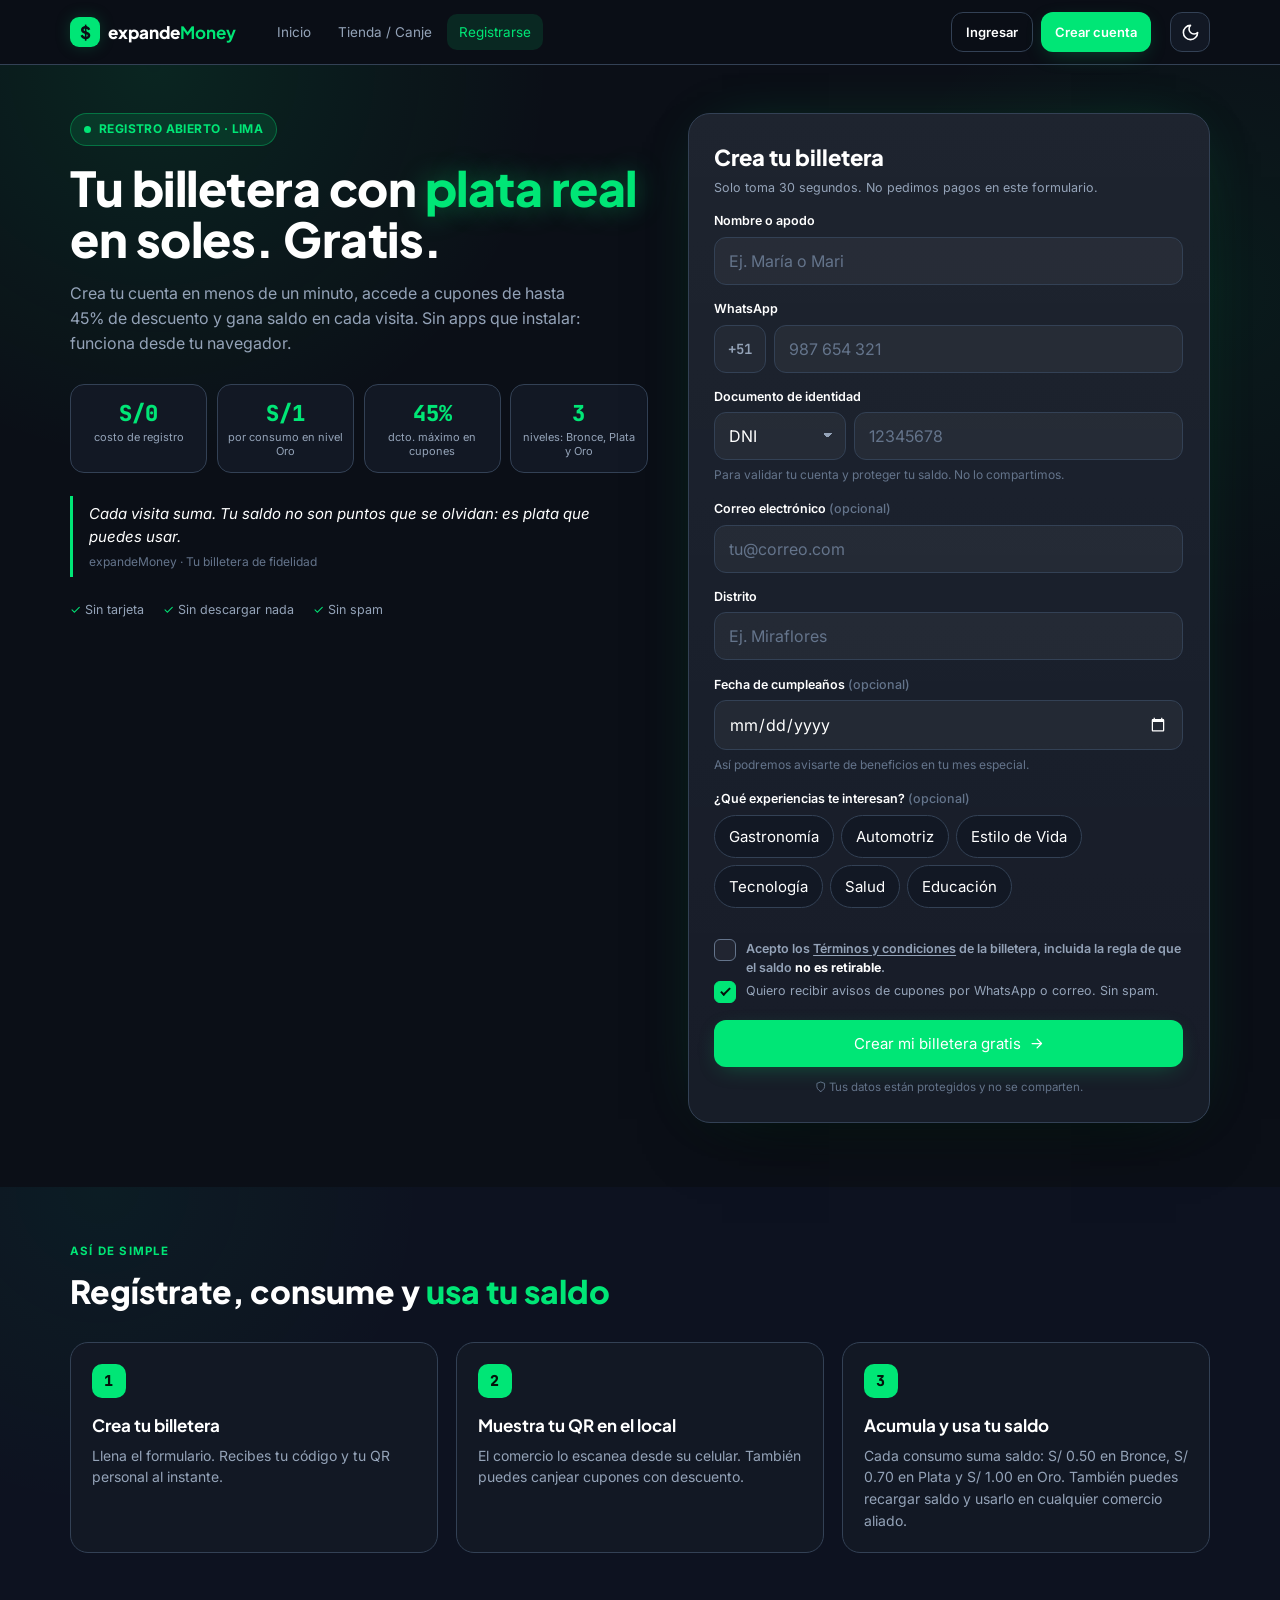
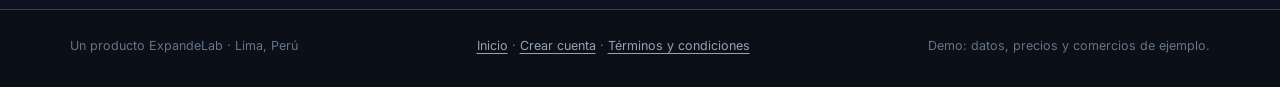
<file: signup.html>
<!DOCTYPE html>
<html lang="es">
<head>
<script>try{if(localStorage.em_theme==="light")document.documentElement.dataset.theme="light"}catch(e){}</script><meta charset="UTF-8"><meta name="viewport" content="width=device-width, initial-scale=1.0"><title>Registrarse &#x2014; expandeMoney</title><meta name="description" content="Crea tu billetera gratis: cupones con descuento y saldo real en soles en tus locales favoritos."><meta name="theme-color" content="#0b0f17"><meta name="color-scheme" content="dark"><link rel="icon" href="data:image/svg+xml,%3Csvg xmlns=%27http://www.w3.org/2000/svg%27 viewBox=%270 0 32 32%27%3E%3Crect width=%2732%27 height=%2732%27 rx=%278%27 fill=%27%2300e676%27/%3E%3Ctext x=%2716%27 y=%2722.5%27 font-size=%2719%27 font-weight=%27800%27 text-anchor=%27middle%27 fill=%27%230b0f17%27 font-family=%27Arial,sans-serif%27%3E%24%3C/text%3E%3C/svg%3E"><link rel="preconnect" href="https://fonts.googleapis.com"><link rel="preconnect" href="https://fonts.gstatic.com" crossorigin><link href="https://fonts.googleapis.com/css2?family=Inter:wght@400;500;600;700&family=JetBrains+Mono:wght@500;700;800&family=Plus+Jakarta+Sans:wght@700;800&display=swap" rel="stylesheet"><style>/* expandeMoney \B7  estilos compartidos (tokens, navegaci\F3 n, componentes, modal) */
:root{
  --bg:#0b0f17;--bg-alt:#0d1220;--surface:#121824;--slate:#1e293b;--bd:#334155;
  --em:#00e676;--em-d:#00c764;--em-soft:rgba(0,230,118,.12);--em-glow:rgba(0,230,118,.35);
  --gold:#F5C542;--gold-b:#FFD95A;
  --text:#ffffff;--dim:#94a3b8;--faint:#64748b;--err:#ff6b6b;
  --w:255,255,255;--r-md:12px;--r-lg:18px;--pill:999px;
}
*,*::before,*::after{box-sizing:border-box;margin:0;padding:0}
html{scroll-behavior:smooth;-webkit-text-size-adjust:100%}
body.em{background:var(--bg);color:var(--text);font:15px/1.55 'Inter',system-ui,sans-serif;-webkit-font-smoothing:antialiased;overflow-x:hidden;min-height:100vh}
.em a{color:inherit;text-decoration:none}
.em button{font:inherit;color:inherit}
.em h1,.em h2,.em h3{font-family:'Plus Jakarta Sans','Inter',sans-serif}
.mono{font-family:'JetBrains Mono',ui-monospace,monospace}
.wrap{max-width:1180px;margin:0 auto;padding:0 1.25rem}
.i{width:1em;height:1em;stroke:currentColor;fill:none;stroke-width:2;stroke-linecap:round;stroke-linejoin:round;vertical-align:-.14em;flex:none}
.emc{color:var(--em)}
.sr{position:absolute;width:1px;height:1px;overflow:hidden;clip:rect(0 0 0 0);white-space:nowrap}
.em :focus-visible{outline:2px solid var(--em);outline-offset:2px}

/* ===== NAV COMPARTIDA ===== */
.enav{position:sticky;top:0;z-index:40;background:rgba(11,15,23,.88);backdrop-filter:blur(14px);-webkit-backdrop-filter:blur(14px);border-bottom:1px solid var(--bd)}
.enav .wrap{display:flex;align-items:center;gap:1.2rem;min-height:64px}
.logo{display:flex;align-items:center;gap:8px;font:800 17px 'Plus Jakarta Sans',sans-serif;white-space:nowrap}
.logo i{width:30px;height:30px;border-radius:9px;background:var(--em);display:grid;place-items:center;color:var(--bg);font-style:normal;box-shadow:0 0 18px -4px var(--em-glow)}
.logo b{color:var(--em)}
.enl{display:flex;gap:.2rem;margin-left:.6rem}
.enl a{padding:8px 12px;border-radius:10px;font-size:13.5px;color:var(--dim);transition:color .2s,background .2s;white-space:nowrap}
.enl a:hover{color:var(--text);background:rgba(var(--w),.05)}
.enl a[aria-current=page]{color:var(--em);background:var(--em-soft)}
.eauth{margin-left:auto;display:flex;align-items:center;gap:.5rem}
.walchip{display:flex;flex-direction:column;border:1px solid var(--bd);background:var(--surface);border-radius:12px;padding:4px 12px;line-height:1.15;transition:border-color .2s}
.walchip:hover{border-color:var(--em)}
.walchip small{font-size:9.5px;letter-spacing:.7px;text-transform:uppercase;color:var(--dim);font-weight:600}
.walchip b{font:800 14px 'JetBrains Mono',monospace;color:var(--em)}
.burger{display:none;width:44px;height:44px;border-radius:12px;border:1px solid var(--bd);background:var(--surface);cursor:pointer;place-items:center;color:var(--text)}
.burger .i{font-size:20px}
.eauth .btn.sm{min-height:40px;padding:8px 14px;font-size:13px}
@media(max-width:900px){
  .enav .wrap{gap:.6rem}
  .burger{display:grid;order:3}
  .eauth{order:2}
  .enl{display:none;position:absolute;left:0;right:0;top:100%;flex-direction:column;gap:.2rem;margin:0;padding:.6rem 1rem 1rem;background:rgba(11,15,23,.98);border-bottom:1px solid var(--bd)}
  .enav.open .enl{display:flex}
  .enl a{padding:14px 12px;font-size:15px;min-height:48px;display:flex;align-items:center}
}
@media(max-width:520px){.eauth a.btn{display:none}.walchip small{display:none}}

/* ===== BOTONES / FORMS ===== */
.btn{position:relative;display:inline-flex;align-items:center;justify-content:center;gap:8px;border:0;border-radius:var(--r-md);padding:12px 20px;font:600 14px 'Inter',sans-serif;cursor:pointer;transition:transform .2s,background .2s,box-shadow .2s,border-color .2s;text-align:center;min-height:46px;white-space:nowrap}
.btn-e{background:var(--em);color:#04130b;box-shadow:0 6px 22px -8px var(--em-glow)}
.btn-e:hover{background:#33ff94;transform:translateY(-1px);box-shadow:0 10px 30px -8px var(--em-glow),0 0 0 1px rgba(0,230,118,.5)}
.btn-o{background:transparent;color:var(--text);border:1px solid var(--bd)}
.btn-o:hover{border-color:var(--em);color:var(--em)}
.btn-l{background:var(--slate);color:var(--dim);border:1px dashed var(--bd)}
.btn-l:hover{color:var(--text)}
.btn[disabled]{opacity:.6;cursor:not-allowed;transform:none}
.chip{flex:none;display:inline-flex;align-items:center;gap:7px;border:1px solid var(--bd);background:var(--surface);color:var(--dim);border-radius:var(--pill);padding:9px 15px;font:600 13px 'Inter',sans-serif;cursor:pointer;transition:all .2s;min-height:40px;white-space:nowrap}
.chip:hover{color:var(--text);border-color:var(--faint)}
.chip.on{background:var(--em);border-color:var(--em);color:#04130b;box-shadow:0 0 22px -6px var(--em-glow)}
.minp{width:100%;background:rgba(var(--w),.045);border:1px solid var(--bd);color:var(--text);border-radius:var(--r-md);padding:13px 14px;font:16px 'Inter',sans-serif;min-height:48px;transition:border-color .2s,box-shadow .2s,background .2s;color-scheme:dark}
.minp::placeholder{color:var(--faint)}
.minp:hover{border-color:var(--faint)}
.minp:focus{outline:none;border-color:var(--em);box-shadow:0 0 0 3px rgba(0,230,118,.16);background:rgba(var(--w),.07)}
select.minp{appearance:none;-webkit-appearance:none;padding-right:30px;background-image:linear-gradient(45deg,transparent 50%,var(--dim) 50%),linear-gradient(135deg,var(--dim) 50%,transparent 50%);background-position:calc(100% - 17px) 20px,calc(100% - 12px) 20px;background-size:5px 5px;background-repeat:no-repeat}
select.minp option{background:#121824;color:#fff}
input[type=date].minp{display:block;min-width:0;text-align:left;appearance:none;-webkit-appearance:none}
.fl{display:grid;gap:6px;margin-top:.9rem}.fl>label,.fl>.lb{font-size:12.5px;font-weight:600}
.fl>label i,.fl>.lb i{font-style:normal;color:var(--faint);font-weight:500}
.fl.bad .minp{border-color:var(--err);box-shadow:0 0 0 3px rgba(255,107,107,.12)}
.fl.ok .minp{border-color:rgba(0,230,118,.5)}
.err{display:none;color:var(--err);font-size:12px}.fl.bad .err{display:block}
.hintx{font-size:12px;color:var(--faint)}.hintx b{color:var(--em);font-family:'JetBrains Mono',monospace}
.fl.bad .hintx{display:none}
.ph{display:grid;grid-template-columns:auto 1fr;gap:8px}
.pre{display:flex;align-items:center;padding:0 13px;border:1px solid var(--bd);border-radius:var(--r-md);background:rgba(var(--w),.03);color:var(--dim);font:600 14px 'JetBrains Mono',monospace;min-height:48px}
.docrow{display:grid;grid-template-columns:132px 1fr;gap:8px}
.ferr{color:var(--err);font-size:12.5px;min-height:18px;margin-top:6px}
.chk{display:flex;gap:10px;align-items:flex-start;font-size:12.5px;color:var(--dim);cursor:pointer;margin-top:1rem}
.chk input{appearance:none;-webkit-appearance:none;flex:none;width:22px;height:22px;border:1px solid var(--faint);border-radius:6px;background:rgba(var(--w),.04);display:grid;place-items:center;cursor:pointer;transition:all .2s}
.chk input:checked{background:var(--em);border-color:var(--em)}
.chk input:checked::after{content:"";width:5px;height:10px;border:solid #04130b;border-width:0 2px 2px 0;transform:rotate(45deg) translate(-1px,-1px)}
.fl.bad .chk{color:var(--err)}
.lnk{color:var(--em);text-decoration:underline;text-underline-offset:2px;background:none;border:0;cursor:pointer;font:inherit}
.fine{font-size:11.5px;color:var(--faint);text-align:center;margin-top:.7rem}
.draft{font-size:11.5px;color:#fcd34d;border:1px solid rgba(252,211,77,.35);border-radius:10px;padding:7px 10px;margin-top:.5rem;background:rgba(252,211,77,.06)}

/* ===== OVERLAY / MODAL / TOAST ===== */
.scrim{position:fixed;inset:0;background:rgba(5,8,13,.72);backdrop-filter:blur(3px);-webkit-backdrop-filter:blur(3px);z-index:50;opacity:0;pointer-events:none;transition:opacity .25s}
.scrim.on{opacity:1;pointer-events:auto}
.modal{position:fixed;left:50%;top:50%;transform:translate(-50%,-46%) scale(.97);width:min(480px,calc(100vw - 24px));max-height:calc(100vh - 24px);overflow-y:auto;background:var(--surface);border:1px solid var(--bd);border-radius:22px;z-index:70;opacity:0;pointer-events:none;transition:all .28s cubic-bezier(.2,.9,.3,1);box-shadow:0 40px 90px -30px #000,0 0 70px -34px var(--em-glow);color:var(--text)}
.modal.on{opacity:1;pointer-events:auto;transform:translate(-50%,-50%)}
.mh{display:flex;gap:12px;align-items:flex-start;padding:1.2rem 1.3rem .6rem}
.mh h2{font-size:19px;line-height:1.25}.mh small{color:var(--dim);font-size:12.5px;display:block;margin-top:3px}
.mh .x{margin-left:auto;flex:none}
.mb{padding:.4rem 1.3rem 1.3rem}.mb>.btn{width:100%;margin-top:1rem}
.x{width:40px;height:40px;border-radius:50%;border:1px solid var(--bd);background:var(--slate);color:var(--dim);display:grid;place-items:center;cursor:pointer;font-size:18px}
.x:hover{color:var(--text);border-color:var(--faint)}
.sum{border:1px solid var(--bd);border-radius:14px;overflow:hidden;margin-top:.6rem}
.sum div{display:flex;justify-content:space-between;gap:1rem;padding:10px 14px;font-size:14px;color:var(--dim)}
.sum div+div{border-top:1px solid var(--bd)}
.sum b{color:var(--text);font-family:'JetBrains Mono',monospace;font-weight:700}
.sum .save,.sum .save b{color:var(--em)}
.sum .tot{background:var(--em-soft);color:var(--text);font-weight:600}
.nb{display:flex;gap:10px;align-items:flex-start;border:1px solid rgba(0,230,118,.3);background:var(--em-soft);border-radius:12px;padding:10px 12px;font-size:12.5px;color:var(--dim);margin-top:.4rem}
.nb .i{color:var(--em);font-size:17px;margin-top:1px}.nb b{color:var(--text)}
.amts{display:grid;grid-template-columns:repeat(4,1fr);gap:.5rem;margin-top:.5rem}
.amts button{border:1px solid var(--bd);background:var(--bg);color:var(--text);border-radius:var(--r-md);padding:11px 4px;font:700 14px 'JetBrains Mono',monospace;cursor:pointer;min-height:46px;transition:all .2s}
.amts button:hover{border-color:var(--faint)}
.amts button.on{border-color:var(--em);background:var(--em-soft);color:var(--em);box-shadow:0 0 20px -8px var(--em-glow)}
.pms{display:grid;gap:.5rem;margin-top:.5rem}
.pm{display:flex;align-items:center;gap:12px;border:1px solid var(--bd);background:var(--bg);border-radius:var(--r-md);padding:11px 14px;cursor:pointer;font-size:14px;min-height:48px;transition:border-color .2s}
.pm:hover{border-color:var(--faint)}.pm:has(input:checked){border-color:var(--em);background:var(--em-soft)}
.pm input{accent-color:var(--em);width:18px;height:18px}.pm small{display:block;color:var(--dim);font-size:11.5px}
.tc{max-height:46vh;overflow-y:auto;border:1px solid var(--bd);border-radius:14px;padding:.2rem 1rem 1rem;background:var(--bg);margin-top:.5rem;-webkit-overflow-scrolling:touch;overscroll-behavior:contain}
.tc h3{font-size:14px;margin-top:1rem}.tc p{font-size:13px;color:var(--dim);margin-top:4px;line-height:1.55}
.okv{text-align:center}
.okv .ck{width:56px;height:56px;border-radius:50%;background:var(--em);color:#04130b;display:grid;place-items:center;margin:.4rem auto 10px;font-size:28px;box-shadow:0 0 0 9px rgba(0,230,118,.12),0 0 40px -6px var(--em-glow)}
.okv .qq{width:150px;height:150px;background:#fff;border-radius:14px;padding:9px;margin:1rem auto .4rem}.okv .qq svg{width:100%;height:100%;display:block}
.okv .code{font:800 17px 'JetBrains Mono',monospace;letter-spacing:1.5px;color:var(--em)}
.okv .two{display:grid;grid-template-columns:1fr 1fr;gap:.6rem;margin-top:1rem}.okv .two .btn{margin-top:0;width:100%}
#toast{position:fixed;left:50%;bottom:calc(20px + env(safe-area-inset-bottom));transform:translate(-50%,30px);opacity:0;pointer-events:none;z-index:90;background:var(--surface);border:1px solid rgba(0,230,118,.45);border-radius:18px;padding:11px 18px;font-size:13px;width:max-content;max-width:calc(100vw - 32px);transition:all .3s;text-align:center;box-shadow:0 10px 40px -10px rgba(0,0,0,.8),0 0 30px -12px var(--em-glow);color:var(--text)}
#toast.show{opacity:1;transform:translate(-50%,0)}
#tip{position:fixed;z-index:95;pointer-events:none;background:#0b0f17;border:1px solid var(--bd);border-radius:10px;padding:8px 11px;font-size:12px;color:var(--dim);max-width:240px;opacity:0;transition:opacity .15s;box-shadow:0 10px 30px -10px #000}
#tip.on{opacity:1}
.efoot{border-top:1px solid var(--bd);padding:1.6rem 0 2rem;color:var(--faint);font-size:12.5px}
.efoot .wrap{display:flex;justify-content:space-between;gap:1rem;flex-wrap:wrap}
.efoot a{color:var(--dim);text-decoration:underline;text-underline-offset:3px}.efoot a:hover{color:var(--em)}
.bump{animation:bump .5s}@keyframes bump{40%{transform:scale(1.12)}}
@media(max-width:560px){
  .wrap{padding:0 1rem}
  .modal{top:auto;bottom:0;left:0;width:100%;max-height:92dvh;border-radius:22px 22px 0 0;transform:translateY(40px)}.modal.on{transform:none}
  #toast{bottom:auto;top:calc(14px + env(safe-area-inset-top));transform:translate(-50%,-30px)}#toast.show{transform:translate(-50%,0)}
  .okv .two{grid-template-columns:1fr}
}
@media(prefers-reduced-motion:reduce){*,*::before,*::after{animation:none!important;transition:none!important}html{scroll-behavior:auto}}

/* ===== Tema claro ===== */
:root[data-theme=light]{--bg:#f3f5f8;--bg-alt:#e9edf2;--surface:#ffffff;--slate:#e6eaf0;--bd:#d3d9e3;--em:#00924b;--em-d:#007a3f;--em-soft:rgba(0,146,75,.10);--em-glow:rgba(0,146,75,.28);--gold:#c58a0a;--gold-b:#b7791f;--text:#0f172a;--dim:#475569;--faint:#64748b;--err:#d92d20;--w:15,23,42;color-scheme:light}
:root[data-theme=light] body.em{background:var(--bg);color:var(--text)}
:root[data-theme=light] .btn-e,:root[data-theme=light] .lp .btn-p,:root[data-theme=light] .cta:not(.ghost){color:#fff}
:root[data-theme=light] .enav{background:rgba(243,245,248,.88)}
:root[data-theme=light] .scrim{background:rgba(15,23,42,.45)}
:root[data-theme=light] .orb{opacity:.5}
.theme{display:grid;place-items:center;width:40px;height:40px;border-radius:12px;border:1px solid var(--bd);background:var(--surface);color:var(--text);cursor:pointer;flex:none;transition:border-color .2s,transform .2s}
.theme:hover{border-color:var(--em);transform:translateY(-1px)}.theme .i{font-size:19px}
.theme .sun{display:none}:root[data-theme=light] .theme .sun{display:block}:root[data-theme=light] .theme .moon{display:none}
.btn.out{gap:6px}.btn.out .i{font-size:16px}
@media(max-width:520px){.btn.out .olb,.rlb{display:none}.btn.out{padding-inline:11px}}
</style>
<style>
.hero{position:relative;padding:3rem 0 4rem;background:radial-gradient(640px circle at 12% 0,rgba(0,230,118,.10),transparent 62%),radial-gradient(560px circle at 95% 20%,rgba(0,230,118,.06),transparent 62%)}
.hgrid{display:grid;grid-template-columns:1.05fr .95fr;gap:2.5rem;align-items:start}
.badge{display:inline-flex;align-items:center;gap:8px;border:1px solid rgba(0,230,118,.35);background:var(--em-soft);color:var(--em);border-radius:var(--pill);padding:6px 13px;font-size:12px;font-weight:700;letter-spacing:.4px}
.badge::before{content:"";width:7px;height:7px;border-radius:50%;background:var(--em);box-shadow:0 0 0 0 rgba(0,230,118,.6);animation:pulse 2s infinite}
@keyframes pulse{70%{box-shadow:0 0 0 8px rgba(0,230,118,0)}100%{box-shadow:0 0 0 0 rgba(0,230,118,0)}}
h1{font-size:clamp(30px,5.2vw,48px);line-height:1.08;font-weight:800;margin-top:1rem;letter-spacing:-.5px}
h1 span{color:var(--em);text-shadow:0 0 28px rgba(0,230,118,.4)}
.lead{color:var(--dim);margin-top:1rem;max-width:520px;font-size:16px}
.stats{display:grid;grid-template-columns:repeat(4,1fr);gap:.6rem;margin-top:1.8rem}
.stat{border:1px solid var(--bd);background:var(--surface);border-radius:14px;padding:.85rem .6rem;text-align:center}
.stat b{display:block;font:800 22px 'JetBrains Mono',monospace;color:var(--em)}.stat span{display:block;font-size:11px;color:var(--dim);margin-top:2px;line-height:1.3}
.quote{margin-top:1.4rem;border-left:3px solid var(--em);padding:.4rem 0 .4rem 1rem;font-style:italic;max-width:520px}
.quote small{display:block;font-style:normal;color:var(--faint);font-size:12px;margin-top:4px}
.perks{display:flex;flex-wrap:wrap;gap:.45rem 1.2rem;margin-top:1.4rem;font-size:12.5px;color:var(--dim)}.perks span::before{content:"\2713  ";color:var(--em)}
.fcardx{position:relative;border:1px solid var(--bd);background:linear-gradient(180deg,rgba(var(--w),.05),rgba(var(--w),.02)),var(--surface);border-radius:22px;padding:1.6rem;box-shadow:0 30px 70px -34px rgba(0,0,0,.8),0 0 60px -30px var(--em-glow);overflow:hidden}
.fcardx h2{font-size:22px;font-weight:800}.note{font-size:12.5px;color:var(--dim);margin-top:4px}
.chips{display:flex;flex-wrap:wrap;gap:.45rem}
.chips .chip{padding:9px 14px}
.spin{width:16px;height:16px;border:2px solid rgba(4,19,11,.3);border-top-color:#04130b;border-radius:50%;animation:sp .7s linear infinite;display:none}.btn.load .spin{display:inline-block}@keyframes sp{to{transform:rotate(360deg)}}
.fcardx .btn-e{width:100%;margin-top:1.1rem}
#ok{display:none;text-align:center}.done #form-wrap{display:none}.done #ok{display:block;animation:pop .5s cubic-bezier(.2,.9,.3,1)}
@keyframes pop{from{opacity:0;transform:translateY(12px) scale(.98)}}
.wallet{margin:1.1rem auto 0;text-align:left;border-radius:18px;padding:1.1rem;background:linear-gradient(135deg,rgba(0,230,118,.14),rgba(0,230,118,.03)),var(--surface);border:1px solid rgba(0,230,118,.35);display:grid;grid-template-columns:1fr 92px;gap:1rem;align-items:center}
.wallet small{color:var(--dim);font-size:11px;letter-spacing:.8px;text-transform:uppercase}
.wallet .nm{font:800 18px 'Plus Jakarta Sans',sans-serif;overflow-wrap:anywhere}.wallet .bal{font:800 26px 'JetBrains Mono',monospace;color:var(--em);margin-top:4px}
.tier{display:inline-flex;align-items:center;gap:6px;margin-top:6px;border-radius:var(--pill);padding:3px 10px;font-size:11.5px;font-weight:700;background:rgba(233,168,103,.15);color:#E9A867;border:1px solid rgba(233,168,103,.4)}
.wallet .qrb{width:92px;height:92px;background:#fff;border-radius:10px;padding:5px}.wallet .qrb svg{width:100%;height:100%;display:block}
.code{display:flex;align-items:center;justify-content:space-between;gap:10px;margin-top:.9rem;border:1px dashed rgba(var(--w),.2);border-radius:12px;padding:.6rem .8rem}.code b{font:700 15px 'JetBrains Mono',monospace;letter-spacing:1px}
.cta2{display:grid;gap:.6rem;margin-top:1.1rem}.cta2 .btn{width:100%;margin-top:0}
section.how{padding:3.5rem 0;background:radial-gradient(520px circle at 8% 0,rgba(0,230,118,.05),transparent 62%),var(--bg-alt)}
section.how h2{font-size:clamp(24px,3.4vw,32px);font-weight:800;margin-top:6px}
.eyebrow{font-size:11.5px;letter-spacing:1.2px;text-transform:uppercase;color:var(--em);font-weight:700}
.g3{display:grid;grid-template-columns:repeat(3,1fr);gap:1.1rem;margin-top:1.6rem}
.card{border:1px solid var(--bd);background:var(--surface);border-radius:var(--r-lg);padding:1.3rem}
.card .n{width:34px;height:34px;border-radius:10px;background:var(--em);color:#04130b;display:grid;place-items:center;font:800 15px 'JetBrains Mono',monospace}
.card h3{margin-top:.9rem;font-size:17px}.card p{color:var(--dim);margin-top:6px;font-size:14px}
@media(max-width:900px){.hgrid{grid-template-columns:1fr;gap:2rem}.hero{padding:2rem 0 3rem}.g3{grid-template-columns:1fr}}
@media(max-width:520px){.stats{grid-template-columns:repeat(2,1fr)}.fcardx{padding:1.2rem;border-radius:18px}.wallet{grid-template-columns:1fr 78px}.wallet .qrb{width:78px;height:78px}.docrow{grid-template-columns:112px 1fr}}
</style>
</head>
<body class="em">
<svg width="0" height="0" style="position:absolute" aria-hidden="true"><defs><symbol id="i-lock" viewBox="0 0 24 24"><rect x="3" y="11" width="18" height="11" rx="2"/><path d="M7 11V7a5 5 0 0110 0v4"/></symbol><symbol id="i-unlock" viewBox="0 0 24 24"><rect x="3" y="11" width="18" height="11" rx="2"/><path d="M7 11V7a5 5 0 019.9-1"/></symbol><symbol id="i-qr" viewBox="0 0 24 24"><rect x="3" y="3" width="7" height="7" rx="1"/><rect x="14" y="3" width="7" height="7" rx="1"/><rect x="3" y="14" width="7" height="7" rx="1"/><path d="M14 14h3v3h-3zM20 14v3M14 20h3M20 20h1"/></symbol><symbol id="i-search" viewBox="0 0 24 24"><circle cx="11" cy="11" r="7"/><path d="M21 21l-4.3-4.3"/></symbol><symbol id="i-info" viewBox="0 0 24 24"><circle cx="12" cy="12" r="10"/><path d="M12 16v-4M12 8h.01"/></symbol><symbol id="i-store" viewBox="0 0 24 24"><path d="M3 9l1-5h16l1 5M3 9v11h18V9M3 9a3 3 0 006 0 3 3 0 006 0 3 3 0 006 0M9 20v-6h6v6"/></symbol><symbol id="i-wallet" viewBox="0 0 24 24"><path d="M20 12V8H6a2 2 0 010-4h12v4M4 6v12a2 2 0 002 2h14v-4M18 12a2 2 0 000 4h4v-4z"/></symbol><symbol id="i-crown" viewBox="0 0 24 24"><path d="M2 18l2-11 5 5 3-8 3 8 5-5 2 11zM4 21h16"/></symbol><symbol id="i-medal" viewBox="0 0 24 24"><path d="M7.2 2h9.6l2.2 6H5zM12 22a6 6 0 100-12 6 6 0 000 12z"/></symbol><symbol id="i-bolt" viewBox="0 0 24 24"><path d="M13 2L3 14h9l-1 8 10-12h-9z"/></symbol><symbol id="i-x" viewBox="0 0 24 24"><path d="M18 6L6 18M6 6l12 12"/></symbol><symbol id="i-reset" viewBox="0 0 24 24"><path d="M3 12a9 9 0 109-9 9 9 0 00-6.7 3L3 8M3 3v5h5"/></symbol><symbol id="i-shield" viewBox="0 0 24 24"><path d="M12 22s8-4 8-10V5l-8-3-8 3v7c0 6 8 10 8 10z"/></symbol><symbol id="i-globe" viewBox="0 0 24 24"><circle cx="12" cy="12" r="10"/><path d="M2 12h20M12 2a15 15 0 010 20M12 2a15 15 0 000 20"/></symbol><symbol id="i-play" viewBox="0 0 24 24"><circle cx="12" cy="12" r="10"/><path d="M10 8l6 4-6 4z"/></symbol><symbol id="i-pin" viewBox="0 0 24 24"><path d="M20 10c0 6-8 12-8 12S4 16 4 10a8 8 0 0116 0z"/><circle cx="12" cy="10" r="3"/></symbol><symbol id="i-check" viewBox="0 0 24 24"><circle cx="12" cy="12" r="10"/><path d="M8 12l3 3 5-6"/></symbol><symbol id="i-tag" viewBox="0 0 24 24"><path d="M20 12l-8 8-9-9V3h8zM7.5 7.5h.01"/></symbol><symbol id="i-card" viewBox="0 0 24 24"><rect x="2" y="5" width="20" height="14" rx="2"/><path d="M2 10h20"/></symbol><symbol id="i-link" viewBox="0 0 24 24"><path d="M10 13a5 5 0 007 0l3-3a5 5 0 00-7-7l-1 1M14 11a5 5 0 00-7 0l-3 3a5 5 0 007 7l1-1"/></symbol><symbol id="i-users" viewBox="0 0 24 24"><path d="M17 21v-2a4 4 0 00-4-4H5a4 4 0 00-4 4v2M9 11a4 4 0 100-8 4 4 0 000 8zM23 21v-2a4 4 0 00-3-3.9M16 3.1a4 4 0 010 7.8"/></symbol><symbol id="i-repeat" viewBox="0 0 24 24"><path d="M17 1l4 4-4 4M3 11V9a4 4 0 014-4h14M7 23l-4-4 4-4M21 13v2a4 4 0 01-4 4H3"/></symbol><symbol id="i-bell" viewBox="0 0 24 24"><path d="M6 8a6 6 0 0112 0c0 7 3 9 3 9H3s3-2 3-9M10.3 21a1.94 1.94 0 003.4 0"/></symbol><symbol id="i-chev" viewBox="0 0 24 24"><path d="M6 9l6 6 6-6"/></symbol><symbol id="i-arrow" viewBox="0 0 24 24"><path d="M5 12h14M13 5l7 7-7 7"/></symbol><symbol id="i-ticket" viewBox="0 0 24 24"><path d="M2 9a3 3 0 010-6h20v6a3 3 0 000 6v6H2v-6a3 3 0 000-6zM13 5v2M13 17v2M13 11v2"/></symbol><symbol id="i-car" viewBox="0 0 24 24"><path d="M5 17H3v-5l2-5h14l2 5v5h-2M5 17a2 2 0 104 0M15 17a2 2 0 104 0M9 17h6M3 12h18"/></symbol><symbol id="i-laptop" viewBox="0 0 24 24"><rect x="3" y="4" width="18" height="12" rx="2"/><path d="M2 20h20"/></symbol><symbol id="i-star" viewBox="0 0 24 24"><path d="M12 2l3.1 6.3 6.9 1-5 4.9 1.2 6.8-6.2-3.3-6.2 3.3L8 14.2 3 9.3l6.9-1z"/></symbol><symbol id="i-game" viewBox="0 0 24 24"><rect x="2" y="6" width="20" height="12" rx="4"/><path d="M6 12h4M8 10v4M15 11h.01M18 13h.01"/></symbol><symbol id="i-fork" viewBox="0 0 24 24"><path d="M7 2v7a3 3 0 003 3v10M4 2v7M10 2v7M17 22V2c-2 1-4 4-4 8s2 5 4 5"/></symbol><symbol id="i-copy" viewBox="0 0 24 24"><rect x="9" y="9" width="13" height="13" rx="2"/><path d="M5 15H4a2 2 0 01-2-2V4a2 2 0 012-2h9a2 2 0 012 2v1"/></symbol><symbol id="i-menu" viewBox="0 0 24 24"><path d="M3 6h18M3 12h18M3 18h18"/></symbol><symbol id="i-plus" viewBox="0 0 24 24"><path d="M12 5v14M5 12h14"/></symbol><symbol id="i-coin" viewBox="0 0 24 24"><circle cx="12" cy="12" r="9"/><path d="M14.5 9.2A2.8 2.2 0 0012 8c-1.4 0-2.6.8-2.6 2s1.1 1.6 2.6 2 2.6.8 2.6 2-1.2 2-2.6 2a2.8 2.2 0 01-2.5-1.2M12 6v2M12 16v2"/></symbol><symbol id="i-gift" viewBox="0 0 24 24"><rect x="3" y="8" width="18" height="4" rx="1"/><path d="M12 8v13M5 12v9h14v-9M7.5 8a2.5 2.5 0 010-5C11 3 12 8 12 8s1-5 4.5-5a2.5 2.5 0 010 5"/></symbol><symbol id="i-percent" viewBox="0 0 24 24"><path d="M19 5L5 19"/><circle cx="6.5" cy="6.5" r="2.5"/><circle cx="17.5" cy="17.5" r="2.5"/></symbol><symbol id="i-trend" viewBox="0 0 24 24"><path d="M22 7l-8.5 8.5-5-5L2 17M16 7h6v6"/></symbol><symbol id="i-heart" viewBox="0 0 24 24"><path d="M20.8 4.6a5.5 5.5 0 00-7.8 0L12 5.7l-1-1.1a5.5 5.5 0 00-7.8 7.8l1 1.1L12 21l7.8-7.5 1-1.1a5.5 5.5 0 000-7.8z"/></symbol><symbol id="i-sun" viewBox="0 0 24 24"><circle cx="12" cy="12" r="4"/><path d="M12 2v2M12 20v2M4.9 4.9l1.4 1.4M17.7 17.7l1.4 1.4M2 12h2M20 12h2M4.9 19.1l1.4-1.4M17.7 6.3l1.4-1.4"/></symbol><symbol id="i-moon" viewBox="0 0 24 24"><path d="M12 3a6 6 0 009 9 9 9 0 11-9-9z"/></symbol><symbol id="i-logout" viewBox="0 0 24 24"><path d="M9 21H5a2 2 0 01-2-2V5a2 2 0 012-2h4M16 17l5-5-5-5M21 12H9"/></symbol><symbol id="i-left" viewBox="0 0 24 24"><path d="M19 12H5M12 19l-7-7 7-7"/></symbol></defs></svg>
<header class="enav"><div class="wrap"><a class="logo" href="index.html"><i>$</i><span>expande<b>Money</b></span></a><nav class="enl" id="enl" aria-label="Principal"><a href="index.html">Inicio</a><a href="shop.html">Tienda / Canje</a><a href="signup.html" aria-current="page">Registrarse</a></nav><div class="eauth" id="eauth"></div><button class="theme" type="button" data-theme-toggle aria-label="Cambiar a versi&oacute;n clara" aria-pressed="false"><svg class="i moon" aria-hidden="true"><use href="#i-moon"/></svg><svg class="i sun" aria-hidden="true"><use href="#i-sun"/></svg></button><button class="burger" type="button" aria-expanded="false" aria-controls="enl" aria-label="Abrir men&uacute;"><svg class="i" aria-hidden="true"><use href="#i-menu"/></svg></button></div></header>
<header class="hero"><div class="wrap hgrid">
  <div>
    <span class="badge">REGISTRO ABIERTO &middot; LIMA</span>
    <h1>Tu billetera con <span>plata real</span> en soles. Gratis.</h1>
    <p class="lead">Crea tu cuenta en menos de un minuto, accede a cupones de hasta 45% de descuento y gana saldo en cada visita. Sin apps que instalar: funciona desde tu navegador.</p>
    <div class="stats">
      <div class="stat"><b>S/0</b><span>costo de registro</span></div><div class="stat"><b>S/1</b><span>por consumo en nivel Oro</span></div>
      <div class="stat"><b>45%</b><span>dcto. m&aacute;ximo en cupones</span></div><div class="stat"><b>3</b><span>niveles: Bronce, Plata y Oro</span></div>
    </div>
    <blockquote class="quote">Cada visita suma. Tu saldo no son puntos que se olvidan: es plata que puedes usar.<small>expandeMoney &middot; Tu billetera de fidelidad</small></blockquote>
    <div class="perks"><span>Sin tarjeta</span><span>Sin descargar nada</span><span>Sin spam</span></div>
  </div>
  <div class="fcardx" id="card">
    <div id="form-wrap">
      <h2>Crea tu billetera</h2><p class="note">Solo toma 30 segundos. No pedimos pagos en este formulario.</p>
      <form id="f" novalidate autocomplete="on">
        <div class="fl" data-f="name"><label for="name">Nombre o apodo</label><input class="minp" id="name" name="name" autocomplete="given-name" placeholder="Ej. Mar&iacute;a o Mari" required><span class="err">Ingresa tu nombre o apodo.</span></div>
        <div class="fl" data-f="phone"><label for="phone">WhatsApp</label><div class="ph"><span class="pre" aria-hidden="true">+51</span><input class="minp" id="phone" name="phone" type="tel" inputmode="numeric" autocomplete="tel-national" maxlength="11" placeholder="987 654 321" required></div><span class="err">Ingresa un celular peruano de 9 d&iacute;gitos.</span></div>
        <div class="fl" data-f="doc"><label for="doc">Documento de identidad</label>
          <div class="docrow"><select class="minp" id="dtype" name="dtype" aria-label="Tipo de documento"><option value="DNI">DNI</option><option value="CE">C. Extranjer&iacute;a</option><option value="PAS">Pasaporte</option></select>
          <input class="minp" id="doc" name="doc" inputmode="numeric" autocomplete="off" maxlength="12" placeholder="12345678" required></div>
          <span class="hintx">Para validar tu cuenta y proteger tu saldo. No lo compartimos.</span><span class="err" id="doc-err">Ingresa un DNI v&aacute;lido de 8 d&iacute;gitos.</span></div>
        <div class="fl" data-f="email"><label for="email">Correo electr&oacute;nico <i>(opcional)</i></label><input class="minp" id="email" name="email" type="email" autocomplete="email" placeholder="tu@correo.com"><span class="err">Revisa que el correo sea v&aacute;lido.</span></div>
        <div class="fl" data-f="dist"><label for="dist">Distrito</label><input class="minp" id="dist" name="dist" autocomplete="address-level2" placeholder="Ej. Miraflores" required><span class="err">Cu&eacute;ntanos desde d&oacute;nde escribes.</span></div>
        <div class="fl" data-f="bday"><label for="bday">Fecha de cumplea&ntilde;os <i>(opcional)</i></label><input class="minp" id="bday" name="bday" type="date" min="1920-01-01" autocomplete="bday"><span class="hintx">As&iacute; podremos avisarte de beneficios en tu mes especial.</span><span class="err">Ingresa una fecha v&aacute;lida.</span></div>
        <div class="fl"><span class="lb" id="lbi">&iquest;Qu&eacute; experiencias te interesan? <i>(opcional)</i></span><div class="chips" id="interests" role="group" aria-labelledby="lbi"></div></div>
        <div class="fl" data-f="terms"><label class="chk"><input type="checkbox" id="terms"><span>Acepto los <button class="lnk" type="button" data-terms>T&eacute;rminos y condiciones</button> de la billetera, incluida la regla de que el saldo <b style="color:var(--text)">no es retirable</b>.</span></label><span class="err">Debes aceptar los t&eacute;rminos para continuar.</span></div>
        <label class="chk" style="margin-top:.2rem"><input type="checkbox" id="contact" checked><span>Quiero recibir avisos de cupones por WhatsApp o correo. Sin spam.</span></label>
        <button class="btn btn-e" id="go" type="submit"><span class="spin" aria-hidden="true"></span><span id="golbl">Crear mi billetera gratis</span><svg class="i" aria-hidden="true"><use href="#i-arrow"/></svg></button>
        <p class="fine"><svg class="i" aria-hidden="true"><use href="#i-shield"/></svg> Tus datos est&aacute;n protegidos y no se comparten.</p>
      </form>
    </div>
    <div id="ok" role="status" aria-live="polite">
      <div class="okv"><div class="ck" aria-hidden="true"><svg class="i" aria-hidden="true"><use href="#i-check"/></svg></div></div>
      <h2>&iexcl;Bienvenido/a, <span id="o-name" class="emc"></span>!</h2>
      <p class="note">Tu billetera ya est&aacute; creada y empiezas en nivel Bronce. Te escribiremos por WhatsApp para activarla.</p>
      <div class="wallet"><div><small>Tu billetera</small><div class="nm" id="w-name"></div><div class="bal">S/ 0.00</div><span class="tier">&#9679; Nivel Bronce</span></div><div class="qrb" id="w-qr"></div></div>
      <div class="code"><div><small style="color:var(--dim);font-size:11px">Tu c&oacute;digo</small><br><b id="w-code"></b></div><button class="btn btn-o" id="copy" type="button" style="padding:9px 14px;min-height:40px"><svg class="i" aria-hidden="true"><use href="#i-copy"/></svg> Copiar</button></div>
      <div class="cta2"><a class="btn btn-e" href="dashboard.html"><svg class="i" aria-hidden="true"><use href="#i-wallet"/></svg> Ir a Mi Billetera</a><button class="btn btn-o" type="button" data-recharge="">Recargar saldo ahora</button><a class="btn btn-o" href="shop.html">Explorar cupones con descuento</a></div>
    </div>
  </div>
</div></header>
<section class="how"><div class="wrap">
  <div class="eyebrow">As&iacute; de simple</div><h2>Reg&iacute;strate, consume y <span class="emc">usa tu saldo</span></h2>
  <div class="g3">
    <div class="card"><div class="n">1</div><h3>Crea tu billetera</h3><p>Llena el formulario. Recibes tu c&oacute;digo y tu QR personal al instante.</p></div>
    <div class="card"><div class="n">2</div><h3>Muestra tu QR en el local</h3><p>El comercio lo escanea desde su celular. Tambi&eacute;n puedes canjear cupones con descuento.</p></div>
    <div class="card"><div class="n">3</div><h3>Acumula y usa tu saldo</h3><p>Cada consumo suma saldo: S/ 0.50 en Bronce, S/ 0.70 en Plata y S/ 1.00 en Oro. Tambi&eacute;n puedes recargar saldo y usarlo en cualquier comercio aliado.</p></div>
  </div>
</div></section>
<footer class="efoot"><div class="wrap"><span>Un producto ExpandeLab &middot; Lima, Per&uacute;</span><span><a href="index.html">Inicio</a> &middot; <a href="signup.html">Crear cuenta</a> &middot; <a href="#" data-terms>T&eacute;rminos y condiciones</a></span><span>Demo: datos, precios y comercios de ejemplo.</span></div></footer>
<script>/* expandeMoney \u00b7 n\u00facleo compartido: estado, reglas, cat\u00e1logo, navegaci\u00f3n y modales (login, recarga, t\u00e9rminos) */
(function(){
"use strict";
const $=(s,r=document)=>r.querySelector(s),$$=(s,r=document)=>[...r.querySelectorAll(s)];
const EM=window.EM={$,$$};
EM.reduce=matchMedia('(prefers-reduced-motion:reduce)').matches;
const reduce=EM.reduce;

/* ---------- utilidades ---------- */
EM.money=n=>'S/ '+(Math.round(n*100)/100).toFixed(2);
EM.norm=s=>String(s).normalize('NFD').replace(/[\u0300-\u036f]/g,'').toLowerCase().trim();
EM.esc=s=>String(s).replace(/[&<>"']/g,c=>({'&':'&amp;','<':'&lt;','>':'&gt;','"':'&quot;',"'":'&#39;'}[c]));
EM.ic=(n,c='')=>`<svg class="i ${c}" aria-hidden="true"><use href="#i-${n}"/></svg>`;
EM.fdate=ts=>new Date(ts).toLocaleDateString('es-PE',{day:'2-digit',month:'short',year:'numeric'});
EM.newCode=()=>'EXP-'+Math.random().toString(36).slice(2,8).toUpperCase();
const {money,esc,ic,fdate}=EM;
EM.qr=function(code){let h=0;for(const c of code)h=(h*131+c.charCodeAt(0))>>>0;let s=h,r='';const n=11,c=100/n;
  for(let y=0;y<n;y++)for(let x=0;x<n;x++){s=(s*1103515245+12345)>>>0;const k=(x<3&&y<3)||(x>n-4&&y<3)||(x<3&&y>n-4);if(k||(s>>16)%2)r+=`<rect x="${x*c}" y="${y*c}" width="${c}" height="${c}"/>`}
  return `<svg viewBox="0 0 100 100" role="img" aria-label="C\u00f3digo QR ${esc(code)}"><g fill="#0b0f17">${r}</g></svg>`};
EM.animNum=function(el,to,bump=true){if(!el)return;const from=parseFloat(el.dataset.v||'0'),t0=performance.now(),d=reduce?0:650;el.dataset.v=to;
  if(bump&&!reduce&&from!==to){el.classList.remove('bump');void el.offsetWidth;el.classList.add('bump')}
  (function step(n){const p=d?Math.min(1,(n-t0)/d):1,e=1-Math.pow(1-p,3);el.textContent=money(from+(to-from)*e);if(p<1)requestAnimationFrame(step)})(t0)};
let tt;EM.toast=function(m){let t=$('#toast');if(!t)return;t.textContent=m;t.classList.add('show');clearTimeout(tt);tt=setTimeout(()=>t.classList.remove('show'),3000)};
let ac;EM.ensureAudio=function(){try{ac=ac||new(window.AudioContext||window.webkitAudioContext)();if(ac.state==='suspended')ac.resume()}catch(e){}};
EM.chime=function(big){if(!EM.S.snd)return;try{EM.ensureAudio();if(!ac)return;(big?[[660,0],[880,.1],[1318.5,.2]]:[[880,0],[1318.5,.1]]).forEach(([f,d])=>{const o=ac.createOscillator(),g=ac.createGain();o.type='sine';o.frequency.value=f;const t=ac.currentTime+d;g.gain.setValueAtTime(0,t);g.gain.linearRampToValueAtTime(.06,t+.02);g.gain.exponentialRampToValueAtTime(.0001,t+.5);o.connect(g);g.connect(ac.destination);o.start(t);o.stop(t+.55)})}catch(e){}};
EM.buzz=n=>{try{navigator.vibrate&&navigator.vibrate(n)}catch(e){}};

/* ---------- reglas (fuente \u00fanica) ---------- */
EM.R={CARD:10,RATE:[.5,.7,1],CAP:.4,MINPCT:.1}; /* RATE: saldo por consumo seg\u00fan nivel (Bronce, Plata, Oro). Bronce/Plata quedan bloqueados hasta completar 10 consumos; Oro es disponible al instante */
EM.r2=n=>Math.round(n*100)/100;
EM.reward=t=>EM.r2(EM.R.CARD*EM.R.RATE[Math.min(t,1)]);
EM.blocked=w=>{const t=EM.tierOf(w.life);return t===2?0:EM.r2(w.visits*EM.R.RATE[t])};
EM.TIERS=['Bronce','Plata','Oro'];
EM.tierOf=v=>v>=30?2:v>=10?1:0;

/* ---------- cat\u00e1logo (demo) ---------- */
EM.SHOPS={
 casa:['Casa Vino & Mesa','CV','#86efac'],cafe:['Caf\u00e9 Altura','CA','#fcd34d'],flow:['Studio Flow','SF','#7dd3fc'],vital:['Cl\u00ednica Vital','CL','#fda4af'],
 aura:['Spa Aura','SA','#f0abfc'],nova:['Academia Nova','AN','#a5b4fc'],auto:['AutoSpa Premium','AP','#00e676'],lubri:['Lubricentro R\u00e1pido','LR','#fdba74'],
 barber:['Barber Club','BC','#d4d4d8'],tecno:['TecnoPlus','TP','#7dd3fc'],gamer:['Gamer Hub','GH','#c4b5fd'],nonna:['Pizzer\u00eda Nonna','PN','#fca5a5']};
EM.OFFERS=[
 {id:1,m:'casa',cat:'Gastronom\u00eda',t:'Cata de Vinos: 4 etiquetas + tabla',loc:'Barranco, Lima',list:200,price:110,img:'vino',pos:'42% 50%'},
 {id:2,m:'cafe',cat:'Gastronom\u00eda',t:'Masterclass de Barismo',loc:'Miraflores, Lima',list:150,price:90,img:'barismo',pos:'62% 50%'},
 {id:3,m:'flow',cat:'Estilo de Vida',t:'Pack de 4 clases de Pilates',loc:'Surco, Lima',list:180,price:99,img:'pilates',pos:'38% 50%'},
 {id:4,m:'vital',cat:'Salud',t:'Chequeo preventivo integral',loc:'San Isidro, Lima',list:260,price:156,img:'salud',pos:'60% 50%'},
 {id:5,m:'aura',cat:'Estilo de Vida',t:'Facial + spa de manos',loc:'Surco, Lima',list:170,price:102,img:'belleza',pos:'64% 50%'},
 {id:6,m:'nova',cat:'Educaci\u00f3n',t:'Taller de Excel para tu negocio',loc:'En vivo \u00b7 Online',list:220,price:121,img:'educ',pos:'58% 50%'},
 {id:7,m:'auto',cat:'Automotriz',t:'Lavado premium + encerado',loc:'San Borja, Lima',list:90,price:63,ic:'car',tile:'auto'},
 {id:8,m:'lubri',cat:'Automotriz',t:'Cambio de aceite + revisi\u00f3n de 21 puntos',loc:'Surco, Lima',list:160,price:112,ic:'car',tile:'auto'},
 {id:9,m:'barber',cat:'Estilo de Vida',t:'Corte cl\u00e1sico + arreglo de barba',loc:'Miraflores, Lima',list:70,price:49,ic:'star',tile:'est'},
 {id:10,m:'tecno',cat:'Tecnolog\u00eda',t:'Limpieza y mantenimiento de laptop',loc:'Lima Centro',list:120,price:78,ic:'laptop',tile:'tec'},
 {id:11,m:'gamer',cat:'Tecnolog\u00eda',t:'Cabina gamer premium \u00b7 3 horas',loc:'San Miguel, Lima',list:60,price:39,ic:'game',tile:'tec'},
 {id:12,m:'nonna',cat:'Gastronom\u00eda',t:'Cena para 2: pizza + pasta + bebidas',loc:'Barranco, Lima',list:140,price:84,ic:'fork',tile:'gas'}];
EM.OFFERS.forEach(o=>{o.dc=Math.round((1-o.price/o.list)*100);o.max=Math.floor(o.price*EM.R.CAP);o.min=Math.max(2,Math.ceil(o.price*EM.R.MINPCT))});
EM.CATS=['Todas','Gastronom\u00eda','Automotriz','Estilo de Vida','Tecnolog\u00eda','Salud','Educaci\u00f3n'];

/* ---------- estado persistente (compartido entre p\u00e1ginas) ---------- */
const KEY='em_site_v1';
const DEF=()=>({auth:false,user:null,disp:0,lock:0,visits:0,life:0,coupons:[],log:[],terms:null,snd:true});
const S=EM.S=DEF();
function load(){try{const r=JSON.parse(localStorage.getItem(KEY)||'null');if(r&&typeof r.disp==='number'){Object.keys(S).forEach(k=>delete S[k]);Object.assign(S,DEF(),r)}}catch(e){}}
load();
const subs=[];EM.on=fn=>subs.push(fn);
const emit=()=>subs.forEach(f=>{try{f()}catch(e){}});
EM.save=function(){try{localStorage.setItem(KEY,JSON.stringify(S))}catch(e){}renderAuth();emit()};
addEventListener('storage',e=>{if(e.key===KEY){load();renderAuth();emit()}});
EM.reset=function(){Object.keys(S).forEach(k=>delete S[k]);Object.assign(S,DEF());EM.save()};
EM.logAdd=function(k,a,l){S.log.unshift({t:Date.now(),k,a,l});S.log=S.log.slice(0,60)};
EM.seedDemo=function(phone){Object.assign(S,{user:{name:'Carlos',phone,code:EM.newCode(),demo:true,createdAt:Date.now()},disp:5,lock:3,visits:6,life:6,coupons:[],log:[]})};

EM.createAccount=function(d){Object.assign(S,{auth:true,user:Object.assign({},d,{code:EM.newCode(),createdAt:Date.now()}),disp:0,lock:0,visits:0,life:0,coupons:[],log:[]});EM.acceptTerms();EM.save();return S.user};

/* visita registrada por un comercio (w = billetera con visits/life/lock/disp) */
EM.applyVisit=function(w,log){
  const R=EM.R,ev=[],t0=EM.tierOf(w.life),rate=R.RATE[t0];w.life++;
  if(t0===2){w.disp=EM.r2(w.disp+rate);log&&EM.logAdd('in',rate,'Cashback Oro al instante');ev.push({k:'oro',a:rate,m:`+${money(rate)} disponibles al instante (Oro)`});return ev}
  w.visits++;ev.push({k:'abono',a:rate,m:`+${money(rate)} bloqueados`});
  if(w.visits>=R.CARD){const rew=EM.reward(t0);w.disp=EM.r2(w.disp+rew);w.lock=0;w.visits=0;log&&EM.logAdd('in',rew,'Tarjeta completa: saldo liberado');
    ev.push({k:'tarjeta',a:rew,m:`\u00a1Tarjeta completa! Liberaste ${money(rew)}`})}
  const t1=EM.tierOf(w.life);
  if(t1>t0){if(t1===2&&w.visits>0){const p=EM.r2(w.visits*rate);w.disp=EM.r2(w.disp+p);w.visits=0;log&&EM.logAdd('in',p,'Saldo bloqueado liberado al llegar a Oro');ev.push({k:'lvl',a:0,m:`Liberaste ${money(p)} bloqueados`})}
    ev.push({k:'lvl',a:0,m:'Subiste a nivel '+EM.TIERS[t1]})}
  w.lock=EM.blocked(w);return ev};

/* ---------- t\u00e9rminos y condiciones (borrador: requiere revisi\u00f3n legal) ---------- */
EM.TERMS_V='1.0';
EM.TERMS=[
 ['1. Qu\u00e9 es tu billetera principal','La billetera principal de expandeMoney es un saldo prepago en soles (S/) que se usa \u00fanicamente dentro de la red de comercios aliados de la plataforma. [RAZ\u00d3N SOCIAL] con RUC [RUC] es la entidad responsable del servicio.'],
 ['2. C\u00f3mo se fondea','Tu saldo disponible se compone de: (a) recargas directas que t\u00fa realizas con los medios de pago habilitados, y (b) saldo liberado por tu tarjeta de fidelidad (cashback y premios por nivel). El saldo bloqueado por nivel no se puede usar hasta que completes las visitas requeridas.'],
 ['3. El saldo NO es retirable','El saldo de tu billetera no puede retirarse ni transferirse a una cuenta bancaria, billetera digital, tarjeta ni entregarse en efectivo. Tampoco puede transferirse a otros usuarios. Solo puede usarse para comprar cupones o pagar directamente en los comercios aliados.'],
 ['4. D\u00f3nde y c\u00f3mo se usa','Puedes usar tu saldo disponible en cualquier comercio aliado de dos formas: (a) canjeando un cup\u00f3n con descuento y pagando el resto en el local, o (b) con compra directa, pagando el total con tu saldo. Los cupones y compras son personales y se validan mediante tu c\u00f3digo QR.'],
 ['5. Recargas','La recarga m\u00ednima es de S/ 10 y la m\u00e1xima de S/ [M\u00c1XIMO] por operaci\u00f3n. Una vez acreditada, la recarga pasa a ser saldo de consumo y queda sujeta a la regla de no retiro del punto 3. [CONDICIONES DE COMISIONES, SI APLICAN].'],
 ['6. Cupones no usados, vencidos o cancelados','Si un cup\u00f3n vence sin uso o es cancelado por el comercio o por la plataforma, el saldo que aplicaste regresa a tu billetera principal como saldo disponible, no como dinero en efectivo. Los cupones no son canjeables por dinero.'],
 ['7. Vigencia del saldo','[DEFINIR PLAZO DE VIGENCIA DEL SALDO Y AVISOS PREVIOS AL VENCIMIENTO].'],
 ['8. Datos personales','Para crear tu cuenta y proteger tu saldo usamos tus datos de identidad y contacto conforme a nuestra Pol\u00edtica de Privacidad [ENLACE]. No compartimos tu documento de identidad con los comercios.'],
 ['9. Reclamos y soporte','Puedes escribirnos a [CORREO / WHATSAPP DE SOPORTE]. Atenderemos tus reclamos en los plazos que establece la normativa aplicable.'],
 ['10. Cambios a estos t\u00e9rminos','Podemos actualizar estos t\u00e9rminos. Te avisaremos antes de que cambien y te pediremos aceptar la nueva versi\u00f3n para seguir recargando saldo. Versi\u00f3n vigente: '+EM.TERMS_V+'.']];
EM.hasTerms=()=>!!(S.terms&&S.terms.v===EM.TERMS_V);
EM.acceptTerms=()=>{S.terms={v:EM.TERMS_V,ts:Date.now()}};

/* ---------- modal \u00fanico ---------- */
let lastFocus=null,curView=null,termsBack=null,pending=null;
const M=EM.modal={};
function ensureDom(){
  if(!$('#scrim')){const s=document.createElement('div');s.id='scrim';s.className='scrim';document.body.appendChild(s);s.addEventListener('click',()=>M.close())}
  if(!$('#modal')){const m=document.createElement('div');m.id='modal';m.className='modal';m.setAttribute('role','dialog');m.setAttribute('aria-modal','true');m.setAttribute('aria-labelledby','mtitle');m.setAttribute('aria-hidden','true');document.body.appendChild(m)}
  if(!$('#toast')){const t=document.createElement('div');t.id='toast';t.setAttribute('role','status');t.setAttribute('aria-live','polite');document.body.appendChild(t)}
  if(!$('#tip')){const t=document.createElement('div');t.id='tip';t.setAttribute('role','tooltip');document.body.appendChild(t)}
}
M.scrim=on=>{$('#scrim').classList.toggle('on',on);document.body.style.overflow=on?'hidden':''};
M.set=function(html,focusSel){const m=$('#modal');m.innerHTML=html;m.scrollTop=0;const f=(focusSel&&$(focusSel,m))||$('.btn-e',m)||$('.minp',m)||$('.x',m);setTimeout(()=>f&&f.focus&&f.focus(),60)};
M.open=function(html){lastFocus=document.activeElement;const m=$('#modal');m.classList.add('on');m.setAttribute('aria-hidden','false');M.scrim(true);M.set(html)};
M.show=function(fn,focusSel){curView=fn;const html=fn();if($('#modal').classList.contains('on'))M.set(html,focusSel);else M.open(html)};
M.close=function(){const m=$('#modal');if(!m||!m.classList.contains('on'))return;m.classList.remove('on');m.setAttribute('aria-hidden','true');curView=null;M.scrim(false);lastFocus&&lastFocus.focus&&lastFocus.focus()};
M.isOpen=()=>$('#modal').classList.contains('on');
EM.XBTN=`<button class="x" type="button" data-close aria-label="Cerrar">${ic('x')}</button>`;
const XBTN=EM.XBTN;

/* ---------- T\u00e9rminos ---------- */
const LG={step:1,phone:'',code:'',terms:false,err:''};
const RC={amt:50,method:'wallet',terms:false,err:'',busy:false};
const METHODS={wallet:['Billetera digital','Pago con QR'],card:['Tarjeta de d\u00e9bito o cr\u00e9dito','Visa, Mastercard'],bank:['Transferencia bancaria','Confirmaci\u00f3n en minutos']};
function capture(){const g=id=>document.getElementById(id);
  if(g('lg-phone'))LG.phone=g('lg-phone').value;if(g('lg-code'))LG.code=g('lg-code').value;if(g('lg-terms'))LG.terms=g('lg-terms').checked;
  if(g('rc-terms'))RC.terms=g('rc-terms').checked;const cu=g('rc-custom');if(cu&&cu.value!=='')RC.amt=Math.round(+cu.value)||0;
  const pm=document.querySelector('input[name=pm]:checked');if(pm)RC.method=pm.value}
function termsHTML(){return `<div class="mh"><div><h2 id="mtitle">T\u00e9rminos y condiciones</h2><small>Billetera principal expandeMoney \u00b7 Versi\u00f3n ${EM.TERMS_V}</small></div>${XBTN}</div>
 <div class="mb"><div class="draft">Borrador de referencia. Los campos entre [corchetes] deben completarse y el texto debe ser revisado por tu asesor legal antes de publicarse.</div>
 <div class="tc" tabindex="0">${EM.TERMS.map(([h,p])=>`<h3>${esc(h)}</h3><p>${esc(p)}</p>`).join('')}</div>
 <button class="btn btn-e" type="button" data-termsback>${ic('check')} Entendido</button></div>`}
EM.showTerms=function(){capture();const back=M.isOpen()?curView:null;termsBack=back;M.show(termsHTML)};

/* ---------- Login ---------- */
function loginHTML(){const need=!EM.hasTerms()||!S.user;
  return `<div class="mh"><div><h2 id="mtitle">Ingresa a tu billetera</h2><small>Accede para canjear cupones o comprar directo con tu saldo.</small></div>${XBTN}</div><div class="mb">
  ${LG.step===1?`<div class="fl"><label for="lg-phone">Celular</label><div class="ph"><span class="pre" aria-hidden="true">+51</span><input class="minp" id="lg-phone" type="tel" inputmode="numeric" autocomplete="tel-national" maxlength="11" placeholder="987 654 321" value="${esc(LG.phone)}"></div></div>
   <div class="ferr" id="lg-err" role="alert">${LG.err}</div>
   <button class="btn btn-e" type="button" data-sendcode>Enviar c\u00f3digo</button>`
  :`<p class="hintx" style="margin-top:.4rem">Enviamos un c\u00f3digo a +51 ${esc(LG.phone)}. <button class="lnk" type="button" data-lg1>Cambiar n\u00famero</button></p>
   <div class="fl"><label for="lg-code">C\u00f3digo de 6 d\u00edgitos</label><input class="minp mono" id="lg-code" inputmode="numeric" autocomplete="one-time-code" maxlength="6" placeholder="\u2022\u2022\u2022\u2022\u2022\u2022" value="${esc(LG.code)}"></div>
   <p class="hintx" style="margin-top:6px">Demo: usa el c\u00f3digo <b>123456</b></p>
   ${need&&!EM.hasTerms()?`<label class="chk"><input type="checkbox" id="lg-terms" ${LG.terms?'checked':''}><span>Acepto los <button class="lnk" type="button" data-terms>T\u00e9rminos y condiciones</button> de la billetera, incluida la regla de que el saldo <b style="color:var(--text)">no es retirable</b>.</span></label>`:`<p class="hintx" style="margin-top:10px">Aceptaste los t\u00e9rminos v${S.terms?S.terms.v:EM.TERMS_V}${S.terms?' el '+fdate(S.terms.ts):''}.</p>`}
   <div class="ferr" id="lg-err" role="alert">${LG.err}</div>
   <button class="btn btn-e" type="button" data-dologin>Ingresar</button>`}
  <p class="fine">\u00bfA\u00fan no tienes cuenta? <a class="lnk" href="signup.html">Cr\u00e9ala gratis</a></p></div>`}
EM.openLogin=function(after){pending=after||null;LG.step=1;LG.err='';LG.code='';M.show(loginHTML,'#lg-phone')};
function doSend(){capture();const d=LG.phone.replace(/\D/g,'');
  if(!/^9\d{8}$/.test(d)){LG.err='Ingresa un celular peruano de 9 d\u00edgitos.';M.show(loginHTML,'#lg-phone');return}
  if(S.user&&!S.user.demo&&S.user.phone!==d){LG.err='Este celular no est\u00e1 registrado en este dispositivo. <a class="lnk" href="signup.html">Crea tu cuenta</a>.';M.show(loginHTML,'#lg-phone');return}
  LG.phone=d.replace(/(\d{3})(?=\d)/g,'$1 ').trim();LG.step=2;LG.err='';M.show(loginHTML,'#lg-code')}
function doLogin(){capture();
  if(LG.code.trim()!=='123456'){LG.err='C\u00f3digo incorrecto. En la demo usa 123456.';M.show(loginHTML,'#lg-code');return}
  if(!EM.hasTerms()&&!LG.terms){LG.err='Debes aceptar los t\u00e9rminos y condiciones para continuar.';M.show(loginHTML);return}
  if(!EM.hasTerms())EM.acceptTerms();
  if(!S.user)EM.seedDemo(LG.phone.replace(/\D/g,''));
  S.auth=true;EM.save();EM.chime();M.close();EM.toast('Bienvenido, '+S.user.name+'. Ya puedes canjear con tu saldo');
  const p=pending;pending=null;if(p)setTimeout(p,380)}
EM.logout=function(){S.auth=false;pending=null;EM.save();EM.toast('Sesi\u00f3n cerrada. Tus datos quedan guardados en este dispositivo.')};
EM.theme=()=>document.documentElement.dataset.theme==='light'?'light':'dark';
EM.setTheme=function(t,persist){const d=document.documentElement;if(t==='light')d.dataset.theme='light';else delete d.dataset.theme;
  if(persist!==false)try{localStorage.setItem('em_theme',t)}catch(x){}
  const m=document.querySelector('meta[name=theme-color]');if(m)m.content=t==='light'?'#f3f5f8':'#0b0f17';
  const cs=document.querySelector('meta[name=color-scheme]');if(cs)cs.content=t==='light'?'light':'dark';
  document.querySelectorAll('[data-theme-toggle]').forEach(b=>{b.setAttribute('aria-pressed',t==='light');b.setAttribute('aria-label',t==='light'?'Cambiar a versi\u00f3n oscura':'Cambiar a versi\u00f3n clara')})};
EM.requireAuth=function(fn){if(S.auth){fn();return true}EM.openLogin(fn);return false};

/* ---------- Recarga ---------- */
function rechargeHTML(){const a=RC.amt,okAmt=a>=10&&a<=1000,need=!EM.hasTerms(),nb=S.disp+(okAmt?a:0);
  return `<div class="mh"><div><h2 id="mtitle">Recargar billetera principal</h2><small>Saldo actual: <b style="color:var(--em)">${money(S.disp)}</b></small></div>${XBTN}</div><div class="mb">
  <div class="nb">${ic('info')}<span>Usa tu saldo para comprar cupones o pagar en <b>cualquier comercio aliado</b>. Es saldo de consumo: <b>no se puede retirar</b> ni transferir.</span></div>
  <div class="fl"><span class="lb" id="lb-amt">Monto a recargar</span>
   <div class="amts" role="group" aria-labelledby="lb-amt">${[20,50,100,200].map(v=>`<button type="button" data-amt="${v}" class="${a===v?'on':''}">S/ ${v}</button>`).join('')}</div>
   <input class="minp" id="rc-custom" type="number" inputmode="numeric" min="10" max="1000" step="1" placeholder="Otro monto (S/ 10 a S/ 1000)" aria-label="Otro monto" value="${[20,50,100,200].includes(a)||!a?'':a}" style="margin-top:.5rem"></div>
  <div class="fl"><span class="lb" id="lb-pm">Medio de pago</span><div class="pms" role="radiogroup" aria-labelledby="lb-pm">${Object.entries(METHODS).map(([k,[n,d]])=>`<label class="pm"><input type="radio" name="pm" value="${k}" ${RC.method===k?'checked':''}><span>${n}<small>${d}</small></span></label>`).join('')}</div></div>
  <div class="sum"><div><span>Recargas</span><b id="rc-a">${okAmt?money(a):'\u2014'}</b></div><div class="tot"><span>Nuevo saldo disponible</span><b id="rc-n">${okAmt?money(nb):'\u2014'}</b></div></div>
  ${need?`<label class="chk"><input type="checkbox" id="rc-terms" ${RC.terms?'checked':''}><span>Acepto los <button class="lnk" type="button" data-terms>T\u00e9rminos y condiciones</button>: el saldo recargado no es retirable.</span></label>`:`<p class="hintx" style="margin-top:.8rem;text-align:center">T\u00e9rminos v${S.terms.v} aceptados el ${fdate(S.terms.ts)} \u00b7 <button class="lnk" type="button" data-terms>Ver</button></p>`}
  <div class="ferr" id="rc-err" role="alert">${esc(RC.err)}</div>
  <button class="btn btn-e" type="button" data-dorecharge ${RC.busy?'disabled':''}>${RC.busy?'Procesando\u2026':`${ic('wallet')} Pagar ${okAmt?money(a):''} y recargar`}</button>
  <p class="fine">Demo: no se realiza ning\u00fan cobro real.</p></div>`}
EM.openRecharge=function(prefill,after){
  if(!S.auth){EM.openLogin(()=>EM.openRecharge(prefill,after));return}
  pending=after||null;RC.err='';RC.busy=false;RC.terms=false;
  const p=Math.max(10,Math.ceil((prefill||0)/5)*5);RC.amt=prefill?Math.min(p,1000):50;M.show(rechargeHTML)};
function doRecharge(){capture();const a=RC.amt;
  if(!(a>=10&&a<=1000)){RC.err='Ingresa un monto entre S/ 10 y S/ 1000.';M.show(rechargeHTML);return}
  if(!EM.hasTerms()&&!RC.terms){RC.err='Debes aceptar los t\u00e9rminos y condiciones para recargar.';M.show(rechargeHTML);return}
  if(!EM.hasTerms())EM.acceptTerms();
  RC.busy=true;RC.err='';M.show(rechargeHTML);
  setTimeout(()=>{S.disp=Math.round((S.disp+a)*100)/100;EM.logAdd('in',a,'Recarga \u00b7 '+METHODS[RC.method][0]);EM.save();EM.chime(true);EM.buzz(40);RC.busy=false;
   const p=pending;curView=null;
   M.set(`<div class="mh"><div></div>${XBTN}</div><div class="mb okv"><div class="ck" aria-hidden="true">${ic('check')}</div><h2 id="mtitle" style="font-size:20px">\u00a1Recarga exitosa!</h2>
    <p style="color:var(--dim);font-size:13.5px;margin-top:6px">Sumaste <b style="color:var(--text)">${money(a)}</b> a tu billetera principal.</p>
    <div class="sum" style="text-align:left"><div class="tot"><span>Saldo disponible</span><b>${money(S.disp)}</b></div></div>
    <p class="fine">Recuerda: este saldo no es retirable. \u00dasalo en cualquier comercio aliado.</p>
    <button class="btn btn-e" type="button" data-recont>${p?'Continuar con mi canje':'Listo'}</button></div>`,'[data-recont]')},reduce?0:900)}

/* ---------- navegaci\u00f3n + auth en barra ---------- */
function renderAuth(){
  const el=$('#eauth');if(!el)return;
  if(S.auth&&S.user){el.innerHTML=`<a class="walchip" href="dashboard.html" aria-label="Tu saldo disponible: ${money(S.disp)}. Ir a Mi Billetera"><small>Disponible</small><b id="nav-bal">${money(S.disp)}</b></a><button class="btn btn-e sm" type="button" data-recharge="" aria-label="Recargar saldo">${ic('wallet')}<span class="rlb">Recargar</span></button><button class="btn btn-o sm out" type="button" data-logout aria-label="Cerrar sesi\u00f3n">${ic('logout')}<span class="olb">Salir</span></button>`}
  else el.innerHTML=`<a class="btn btn-o sm" href="login.html">Ingresar</a><a class="btn btn-e sm" href="signup.html">Crear cuenta</a>`;
}
EM.renderAuth=renderAuth;

/* ---------- tooltip ---------- */
function bindTip(){const tip=$('#tip');
  const show=el=>{const r=el.getBoundingClientRect();tip.textContent=el.dataset.tip;tip.classList.add('on');const w=tip.offsetWidth,h=tip.offsetHeight;let x=Math.min(Math.max(8,r.left+r.width/2-w/2),innerWidth-w-8),y=r.bottom+8;if(y+h>innerHeight-8)y=r.top-h-8;tip.style.left=x+'px';tip.style.top=y+'px'};
  const hide=()=>tip.classList.remove('on');let tT;
  document.addEventListener('mouseover',e=>{const el=e.target.closest&&e.target.closest('[data-tip]');if(el)show(el)});
  document.addEventListener('mouseout',e=>{if(e.target.closest&&e.target.closest('[data-tip]'))hide()});
  document.addEventListener('focusin',e=>{const el=e.target.closest&&e.target.closest('[data-tip]');if(el)show(el)});
  document.addEventListener('focusout',hide);
  document.addEventListener('touchstart',e=>{const el=e.target.closest&&e.target.closest('[data-tip]');if(el&&!el.matches('button,a')){show(el);clearTimeout(tT);tT=setTimeout(hide,2600)}},{passive:true});
  addEventListener('scroll',hide,{passive:true})}

/* ---------- eventos globales ---------- */
document.addEventListener('click',e=>{
  const t=e.target;let el;
  if(el=t.closest('[data-login]')){EM.ensureAudio();EM.openLogin()}
  else if(el=t.closest('[data-recharge]')){EM.ensureAudio();const n=+el.dataset.recharge||0,aft=el.dataset.after;if(M.isOpen())capture();EM.openRecharge(n,aft&&EM.afterHook?()=>EM.afterHook(aft):null)}
  else if(t.closest('[data-sendcode]'))doSend();
  else if(t.closest('[data-dologin]'))doLogin();
  else if(t.closest('[data-lg1]')){capture();LG.step=1;M.show(loginHTML,'#lg-phone')}
  else if(el=t.closest('#modal [data-amt]')){capture();RC.amt=+el.dataset.amt;M.show(rechargeHTML)}
  else if(t.closest('[data-dorecharge]'))doRecharge();
  else if(t.closest('[data-recont]')){const p=pending;pending=null;M.close();if(p)setTimeout(p,380)}
  else if(t.closest('[data-terms]')){e.preventDefault();EM.showTerms()}
  else if(t.closest('[data-termsback]')){const b=termsBack;termsBack=null;b?M.show(b):M.close()}
  else if(t.closest('#modal [data-close]'))M.close();
  else if(t.closest('[data-logout]'))EM.logout();
  else if(t.closest('[data-theme-toggle]'))EM.setTheme(EM.theme()==='light'?'dark':'light');
  else if(el=t.closest('.burger')){const n=$('.enav');const o=n.classList.toggle('open');el.setAttribute('aria-expanded',o)}
});
document.addEventListener('input',e=>{
  if(e.target.id==='lg-phone'){const d=e.target.value.replace(/\D/g,'').slice(0,9);e.target.value=d.replace(/(\d{3})(?=\d)/g,'$1 ').trim();return}
  if(e.target.id==='lg-code'){e.target.value=e.target.value.replace(/\D/g,'').slice(0,6);return}
  if(e.target.id==='rc-custom'){const a=Math.round(+e.target.value)||0;RC.amt=a;const ok=a>=10&&a<=1000;$$('#modal .amts button').forEach(b=>b.classList.remove('on'));$('#rc-a').textContent=ok?money(a):'\u2014';$('#rc-n').textContent=ok?money(S.disp+a):'\u2014';const bt=$('[data-dorecharge]');bt&&(bt.innerHTML=ic('wallet')+' Pagar '+(ok?money(a):'')+' y recargar')}
});
document.addEventListener('keydown',e=>{
  if(e.key==='Enter'&&e.target.id==='lg-phone'){e.preventDefault();doSend();return}
  if(e.key==='Enter'&&e.target.id==='lg-code'){e.preventDefault();doLogin();return}
  if(e.key==='Escape'){if(M.isOpen())M.close();else{const n=$('.enav');n&&n.classList.remove('open')}}
});

/* ---------- init ---------- */
EM.init=function(){ensureDom();bindTip();renderAuth();EM.setTheme(EM.theme(),false)};
if(document.readyState==='loading')document.addEventListener('DOMContentLoaded',EM.init);else EM.init();
})();
</script>
<script>/* expandeMoney \u00b7 Registro */
(function(){
"use strict";
const {$,$$,esc,S}=EM;
const ENDPOINT=''; /* ej. 'https://tu-api.com/registro' (POST JSON). Vac\u00edo = modo demo local */
const INTERESTS=['Gastronom\u00eda','Automotriz','Estilo de Vida','Tecnolog\u00eda','Salud','Educaci\u00f3n'];
const picked=new Set();
$('#interests').innerHTML=INTERESTS.map(t=>`<button type="button" class="chip" aria-pressed="false" data-i="${esc(t)}">${t}</button>`).join('');
$('#interests').addEventListener('click',e=>{const b=e.target.closest('.chip');if(!b)return;const k=b.dataset.i,on=!picked.has(k);on?picked.add(k):picked.delete(k);b.classList.toggle('on',on);b.setAttribute('aria-pressed',on)});
$('#bday').max=new Date().toISOString().slice(0,10);
const DOC={DNI:['12345678','numeric',8,'Ingresa un DNI v\u00e1lido de 8 d\u00edgitos.'],CE:['001234567','text',12,'Ingresa un carn\u00e9 de extranjer\u00eda v\u00e1lido.'],PAS:['A1234567','text',12,'Ingresa un n\u00famero de pasaporte v\u00e1lido.']};
const rules={
 name:v=>v.trim().length>=2,
 phone:v=>/^9\d{8}$/.test(v.replace(/\D/g,'')),
 doc:v=>{const t=$('#dtype').value,x=v.trim().toUpperCase();return t==='DNI'?/^\d{8}$/.test(x):t==='CE'?/^[A-Z0-9]{9,12}$/.test(x):/^[A-Z0-9]{6,12}$/.test(x)},
 email:v=>v.trim()===''||/^[^\s@]+@[^\s@]+\.[^\s@]{2,}$/.test(v.trim()),
 dist:v=>v.trim().length>=3,
 bday:v=>{if(!v)return true;const d=new Date(v+'T00:00:00');return !isNaN(d)&&d<=new Date()&&d.getFullYear()>=1920},
 terms:()=>$('#terms').checked};
function check(k,show){const box=$(`[data-f="${k}"]`),el=$('#'+k),ok=rules[k](k==='terms'?'':el.value||'');
  box.classList.toggle('bad',show&&!ok);box.classList.toggle('ok',ok&&k!=='terms'&&(el.value||'').trim()!=='');return ok}
['name','phone','doc','email','dist','bday'].forEach(k=>{const el=$('#'+k);el.addEventListener('blur',()=>check(k,true));el.addEventListener('input',()=>{if($(`[data-f="${k}"]`).classList.contains('bad'))check(k,true)})});
$('#terms').addEventListener('change',()=>check('terms',true));
$('#phone').addEventListener('input',e=>{const d=e.target.value.replace(/\D/g,'').slice(0,9);e.target.value=d.replace(/(\d{3})(?=\d)/g,'$1 ').trim()});
$('#dtype').addEventListener('change',()=>{const d=DOC[$('#dtype').value],el=$('#doc');el.placeholder=d[0];el.inputMode=d[1];el.maxLength=d[2];$('#doc-err').textContent=d[3];if($('#dtype').value==='DNI')el.value=el.value.replace(/\D/g,'').slice(0,8);if($('[data-f=doc]').classList.contains('bad'))check('doc',true)});
$('#doc').addEventListener('input',e=>{e.target.value=$('#dtype').value==='DNI'?e.target.value.replace(/\D/g,'').slice(0,8):e.target.value.replace(/[^A-Za-z0-9]/g,'').toUpperCase()});

$('#f').addEventListener('submit',async e=>{
  e.preventDefault();
  const res=['name','phone','doc','email','dist','bday','terms'].map(k=>check(k,true));
  if(res.includes(false)){const bad=$('.fl.bad .minp,.fl.bad input');bad&&bad.focus();return}
  const btn=$('#go');btn.disabled=true;btn.classList.add('load');$('#golbl').textContent='Creando tu billetera\u2026';
  const data={name:$('#name').value.trim(),phone:$('#phone').value.replace(/\D/g,''),docType:$('#dtype').value,docNumber:$('#doc').value.trim().toUpperCase(),email:$('#email').value.trim(),district:$('#dist').value.trim(),birthday:$('#bday').value||null,interests:[...picked],marketing:$('#contact').checked,termsVersion:EM.TERMS_V,termsAcceptedAt:new Date().toISOString()};
  try{
    if(ENDPOINT){const r=await fetch(ENDPOINT,{method:'POST',headers:{'Content-Type':'application/json'},body:JSON.stringify(data)});if(!r.ok)throw new Error('http '+r.status)}
    else await new Promise(r=>setTimeout(r,EM.reduce?0:700));
  }catch(err){btn.disabled=false;btn.classList.remove('load');$('#golbl').textContent='Crear mi billetera gratis';EM.toast('No pudimos registrarte. Int\u00e9ntalo de nuevo.');return}
  /* cuenta local: no se guarda el documento en el navegador */
  const u=EM.createAccount({name:data.name,phone:data.phone,district:data.district,interests:data.interests});
  $('#o-name').textContent=u.name.replace(/^./,c=>c.toUpperCase());$('#w-name').textContent=u.name;$('#w-code').textContent=u.code;$('#w-qr').innerHTML=EM.qr(u.code);
  $('#card').classList.add('done');EM.chime();EM.buzz(40);
  $('#card').scrollIntoView({behavior:EM.reduce?'auto':'smooth',block:'start'});
});
$('#copy').addEventListener('click',async()=>{const c=$('#w-code').textContent;try{await navigator.clipboard.writeText(c);EM.toast('C\u00f3digo copiado: '+c)}catch(e){EM.toast('Tu c\u00f3digo es '+c)}});
if(S.auth&&S.user&&!S.user.demo){const n=document.createElement('p');n.className='hintx';n.style.marginTop='.8rem';n.innerHTML='Ya tienes una cuenta en este dispositivo. <a class="lnk" href="dashboard.html">Ir a Mi Billetera</a>';$('.fcardx .note').after(n)}
})();
</script>
</body>
</html>
</file>
